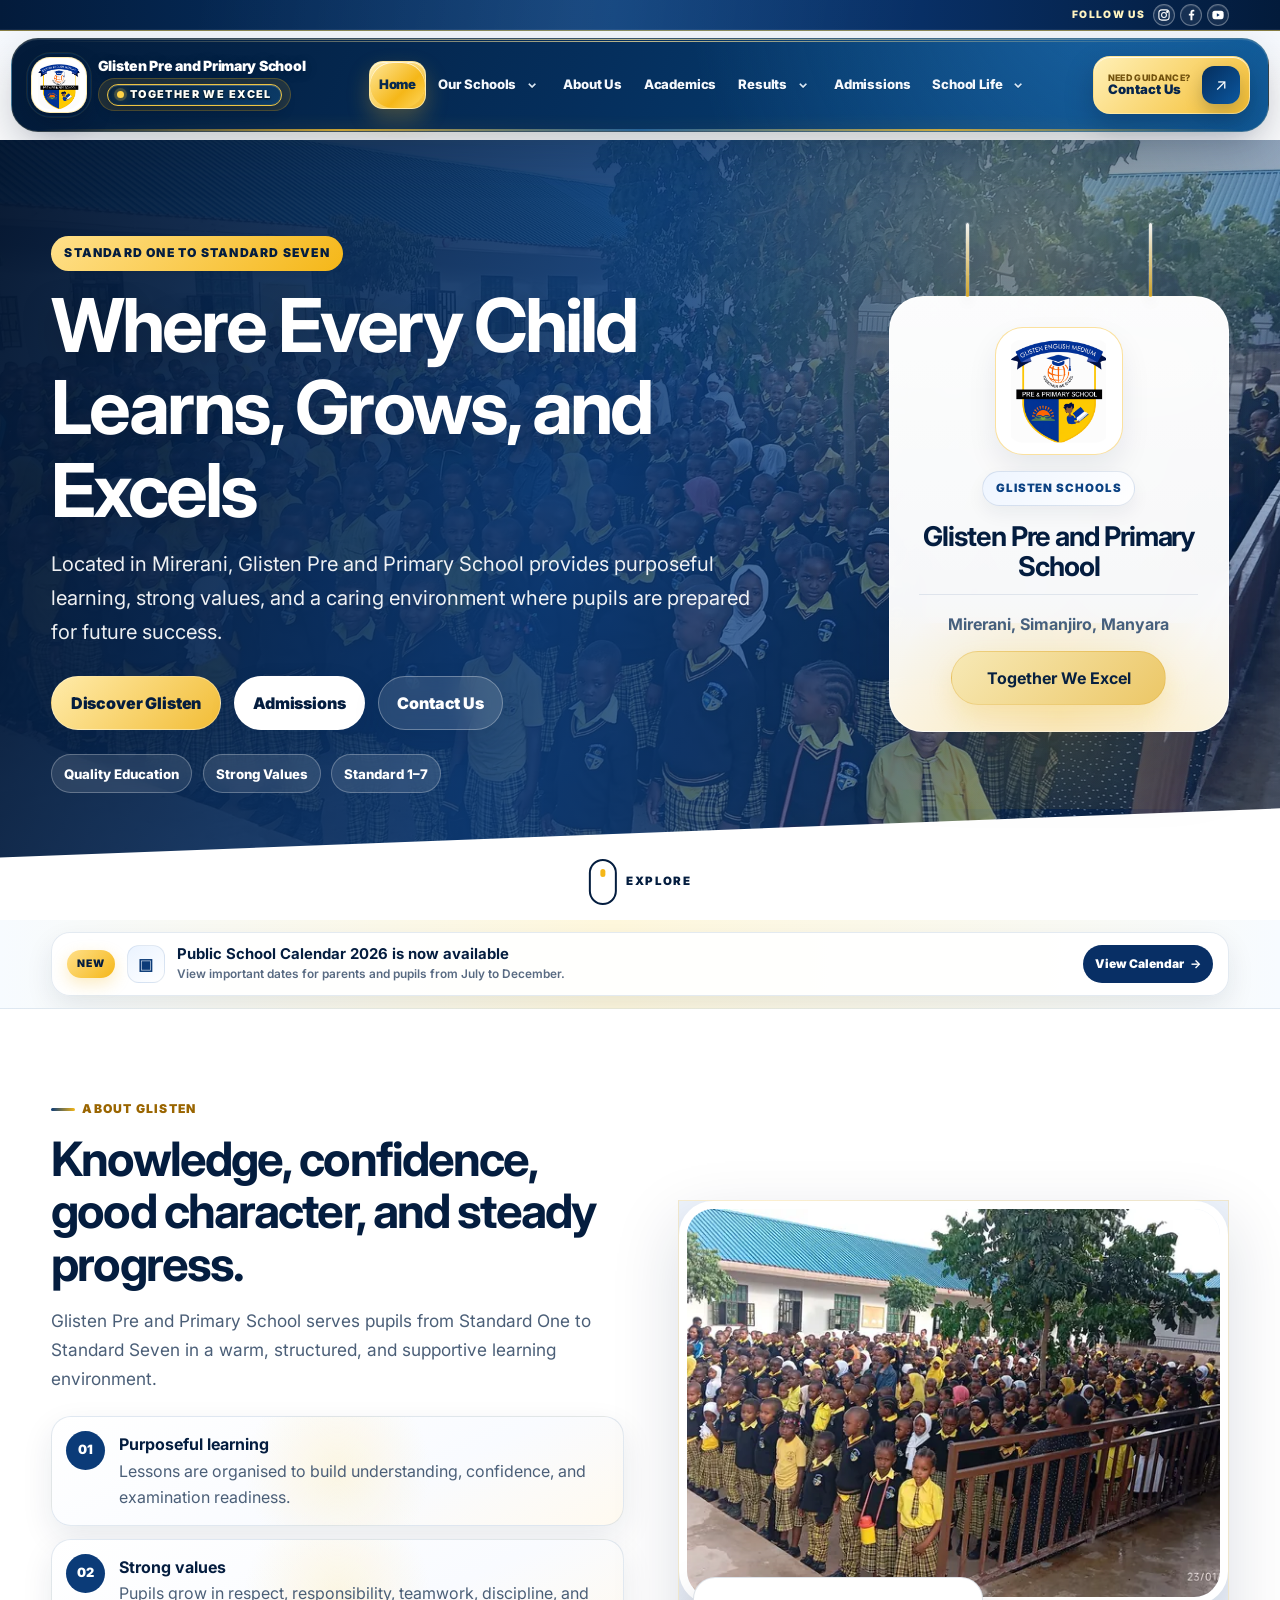
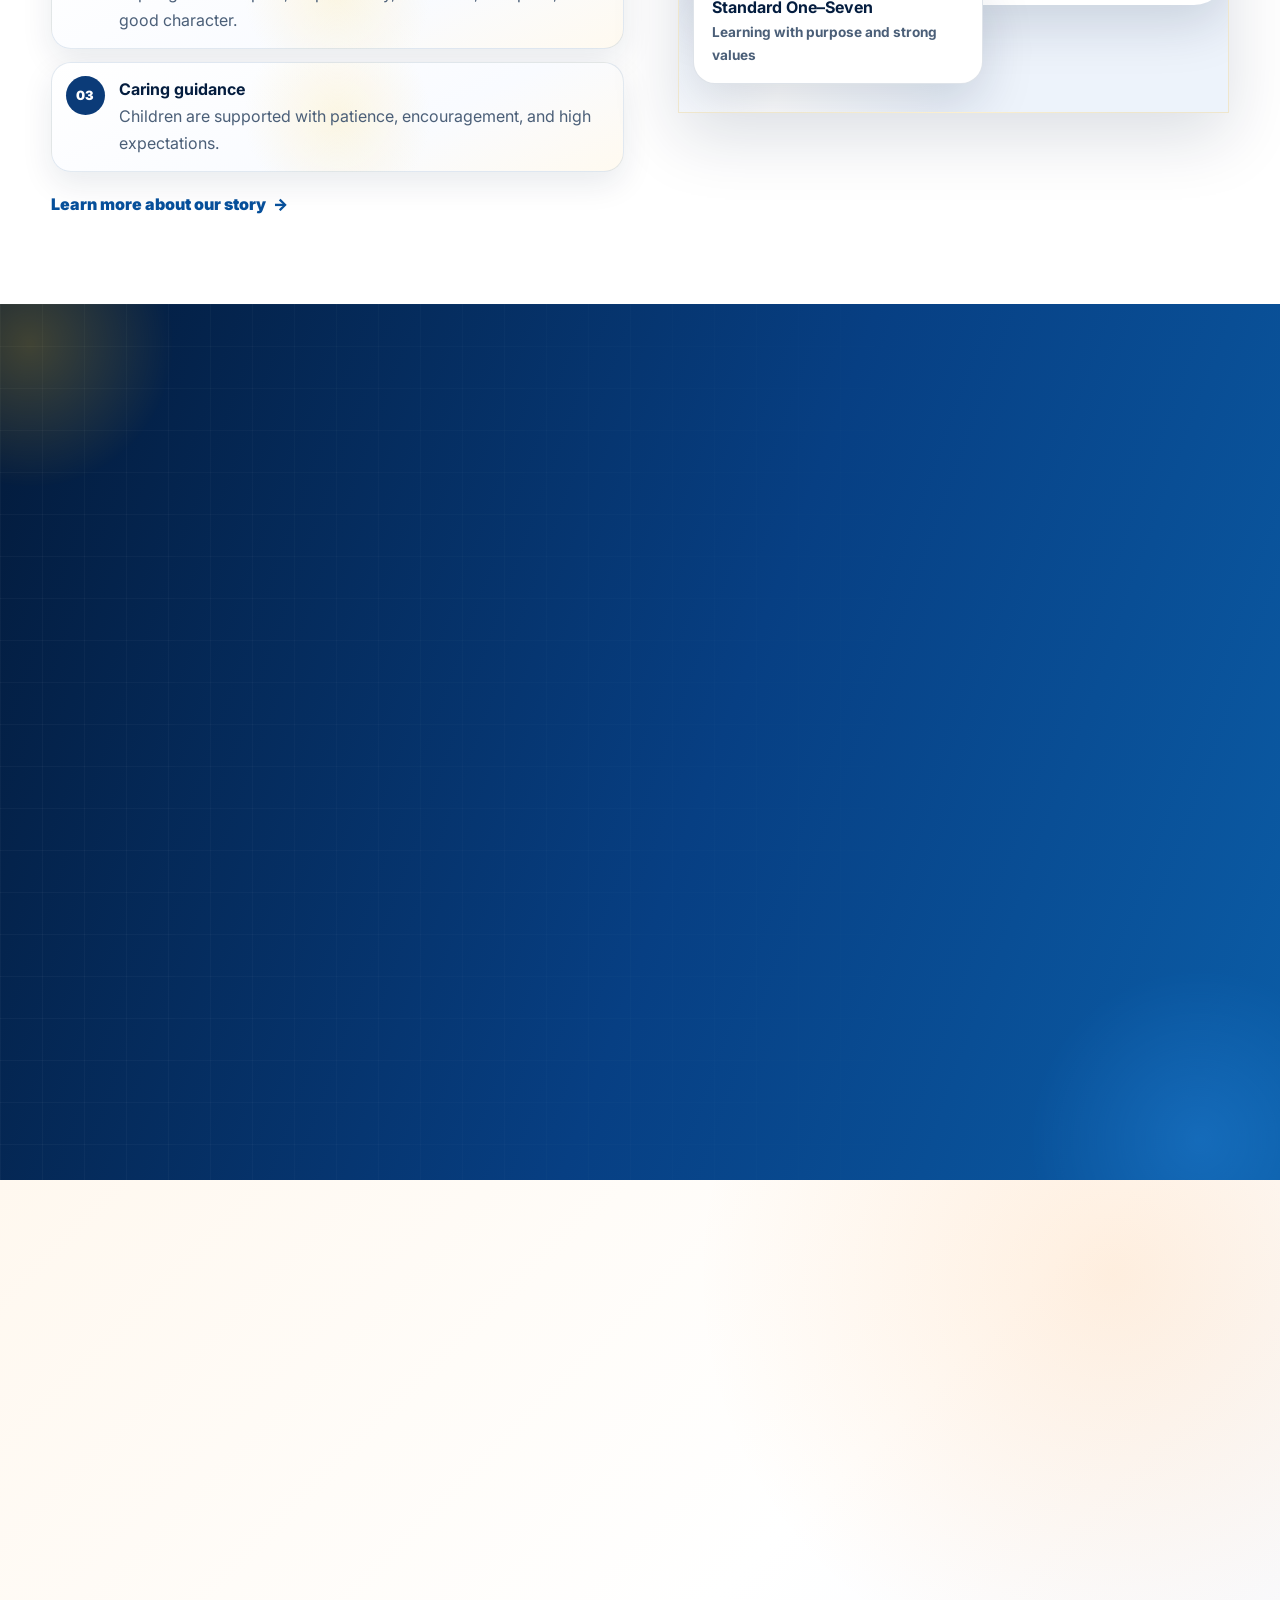
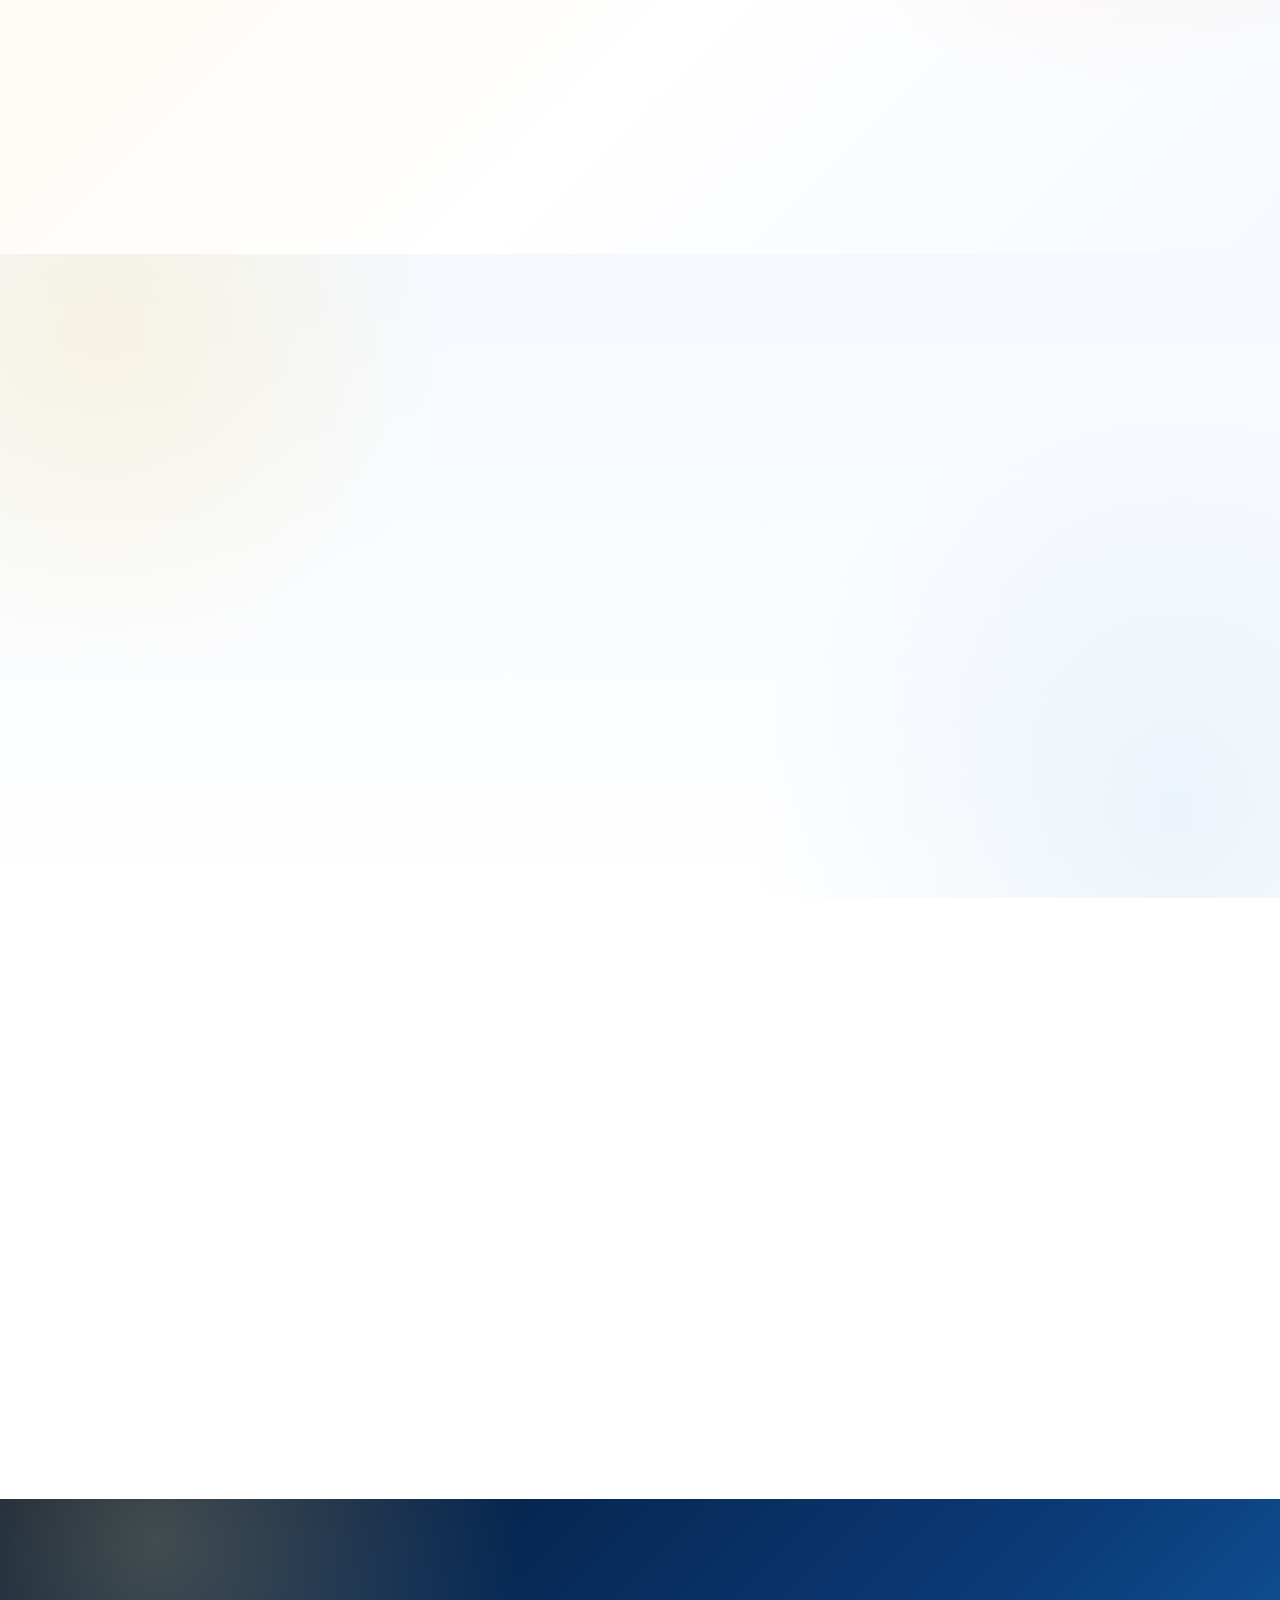
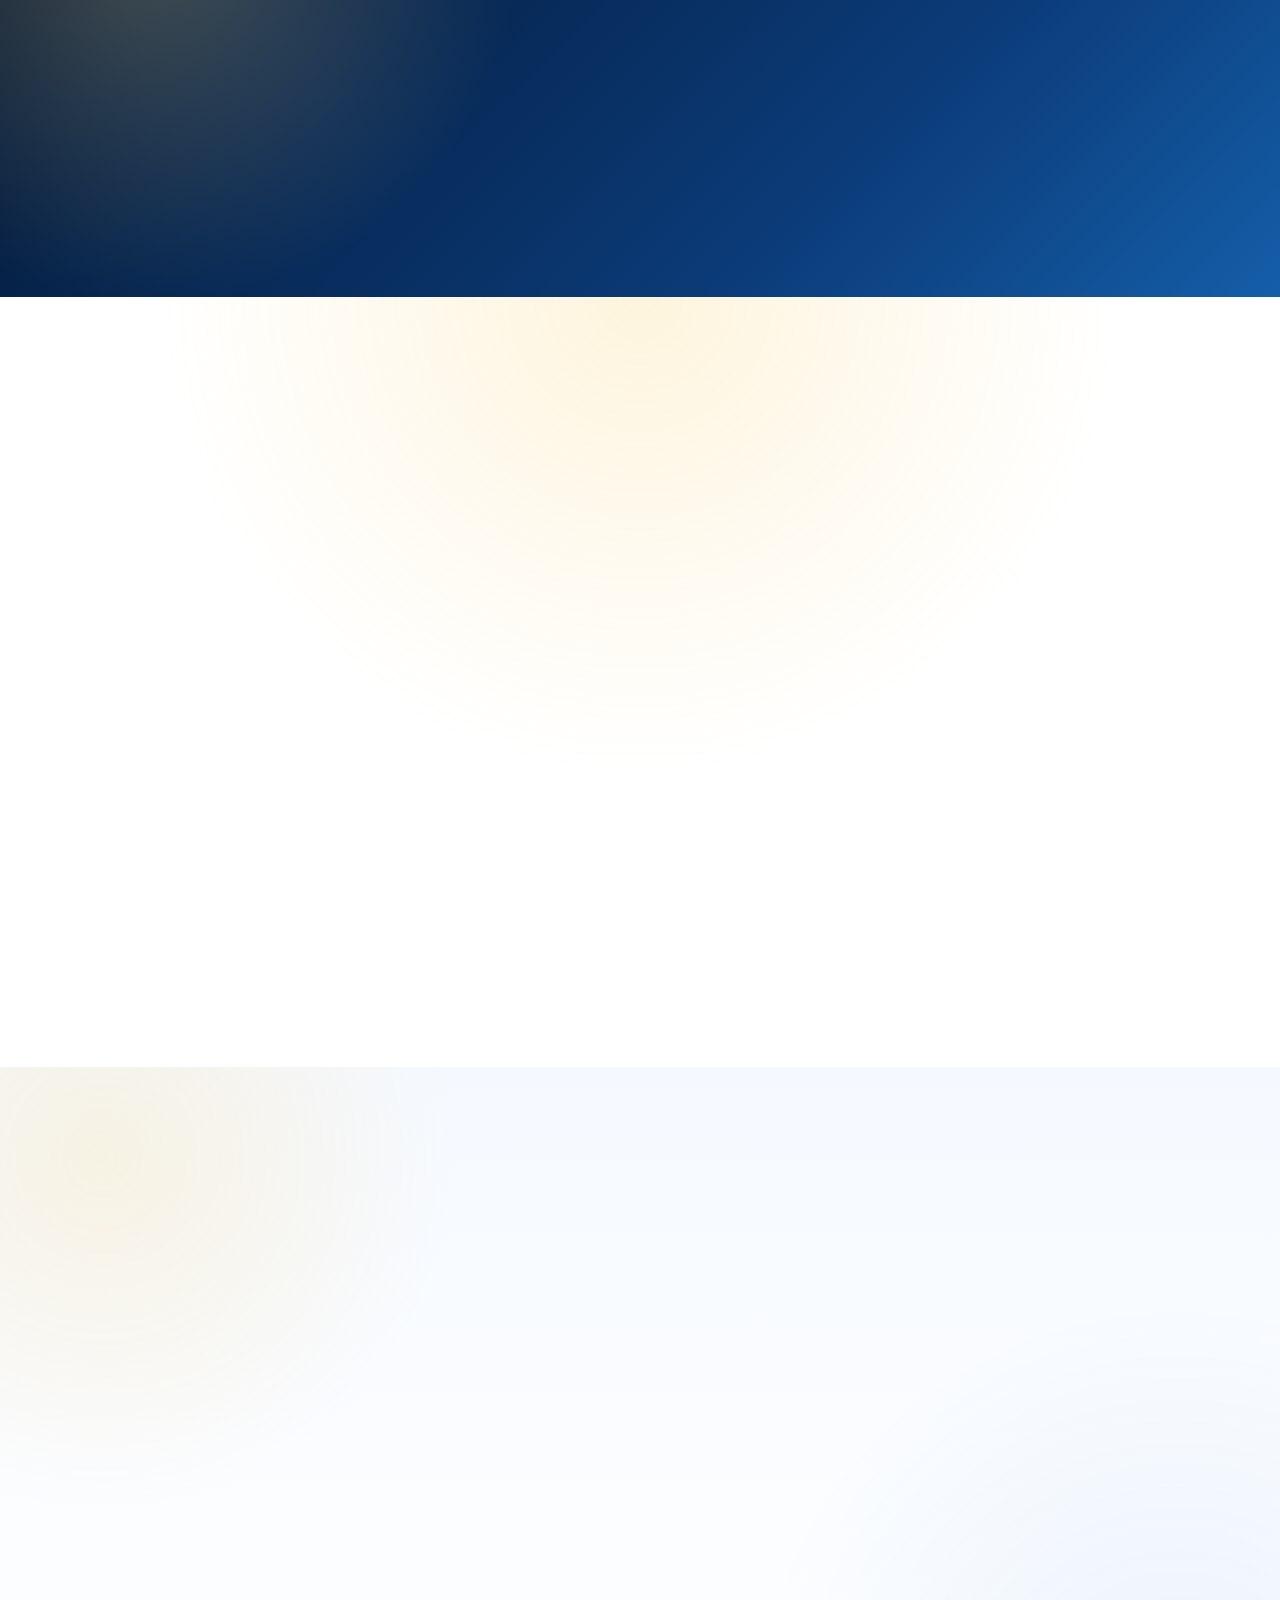
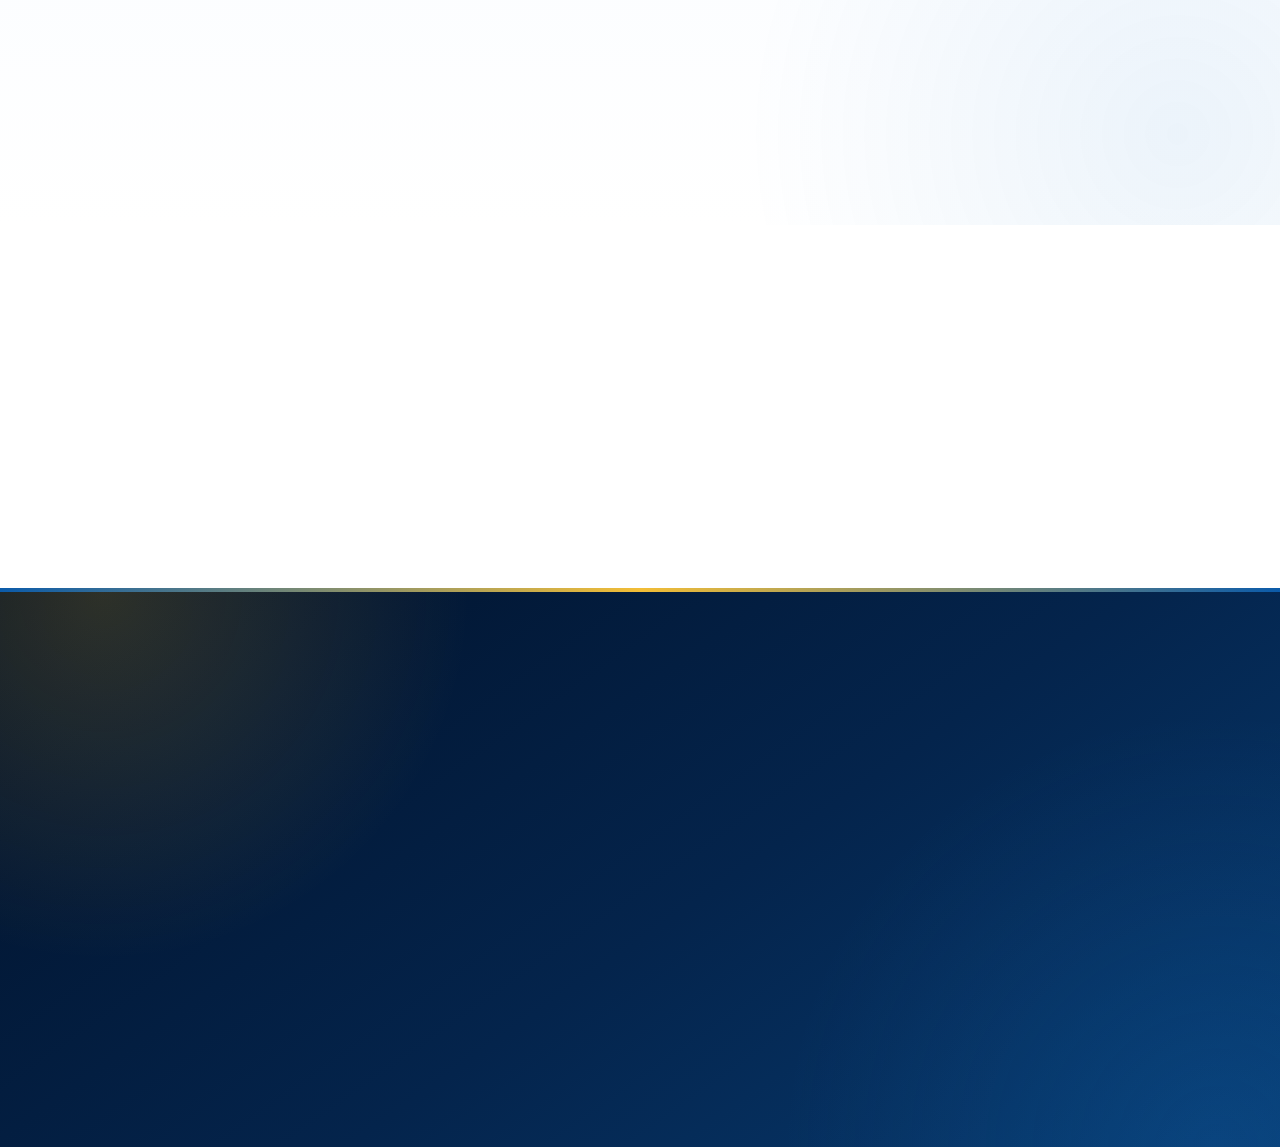
<file: index.html>
<!DOCTYPE html>

<html lang="en">
<head>
<meta charset="utf-8"/>
<meta content="width=device-width, initial-scale=1.0" name="viewport"/>
<meta content="Glisten Pre and Primary School in Mirerani, serving Standard One to Standard Seven with quality education and strong values." name="description"/>
<meta content="#082f65" name="theme-color"/>
<title>Glisten Pre and Primary School | Glisten Schools</title>
<script>document.documentElement.classList.add('js')</script>
<link href="assets/images/logo.png" rel="icon"/>
<link href="https://fonts.googleapis.com" rel="preconnect"/>
<link crossorigin="" href="https://fonts.gstatic.com" rel="preconnect"/>
<link href="https://fonts.googleapis.com/css2?family=Inter:wght@400;500;600;700;800;900&amp;display=swap" rel="stylesheet"/>
<link href="css/glisten-site.css" rel="stylesheet"/>
</head>
<body>
<a class="skip-link" href="#main-content">Skip to main content</a>
<div data-brand="main" data-site-header=""></div>
<main id="main-content">
<section aria-label="Glisten Pre and Primary School introduction" class="hero hero-main">
<div class="hero-overlay"></div>
<div class="container hero-grid">
<div class="hero-content reveal">
<span class="eyebrow">Standard One to Standard Seven</span>
<h1>Where Every Child Learns, Grows, and Excels</h1>
<p class="hero-lead">Located in Mirerani, Glisten Pre and Primary School provides purposeful learning, strong values, and a caring environment where pupils are prepared for future success.</p>
<div class="hero-actions">
<a class="btn btn-gold" href="about.html">Discover Glisten</a>
<a class="btn btn-white" href="admissions.html">Admissions</a>
<a class="btn btn-glass" href="contact.html">Contact Us</a>
</div>
<div aria-label="School highlights" class="trust-row">
<span>Quality Education</span><span>Strong Values</span><span>Standard 1–7</span>
</div>
</div>
<aside aria-label="School identity card" class="hero-identity reveal">
<div class="identity-glow"></div>
<img alt="Glisten Pre and Primary School logo" decoding="async" height="700" src="assets/images/logo.png" width="644"/>
<span class="identity-label">Glisten Schools</span>
<h2>Glisten Pre and Primary School</h2>
<p>Mirerani, Simanjiro, Manyara</p>
<strong>Together We Excel</strong>
</aside>
</div>
<div aria-hidden="true" class="hero-scroll-cue"><span></span>Explore</div>
</section>
<section class="calendar-home-alert" aria-label="New public school calendar">
<div class="container">
<a class="calendar-home-alert-inner reveal" href="calendar.html">
<span class="calendar-new-badge">New</span>
<span class="calendar-alert-icon" aria-hidden="true">▣</span>
<span class="calendar-alert-copy"><strong>Public School Calendar 2026 is now available</strong><small>View important dates for parents and pupils from July to December.</small></span>
<span class="calendar-alert-action">View Calendar <b aria-hidden="true">→</b></span>
</a>
</div>
</section>
<section class="section-pad" id="about-glisten">
<div class="container split welcome-split">
<div class="content-block reveal">
<span class="section-kicker">About Glisten</span>
<h2>Knowledge, confidence, good character, and steady progress.</h2>
<p class="lead">Glisten Pre and Primary School serves pupils from Standard One to Standard Seven in a warm, structured, and supportive learning environment.</p>
<div class="feature-list">
<div><span>01</span><p><strong>Purposeful learning</strong><br/>Lessons are organised to build understanding, confidence, and examination readiness.</p></div>
<div><span>02</span><p><strong>Strong values</strong><br/>Pupils grow in respect, responsibility, teamwork, discipline, and good character.</p></div>
<div><span>03</span><p><strong>Caring guidance</strong><br/>Children are supported with patience, encouragement, and high expectations.</p></div>
</div>
<a class="text-link" href="about.html">Learn more about our story <span>→</span></a>
</div>
<div class="image-stack reveal">
<img alt="Pupils at Glisten Pre and Primary School" class="image-main" data-full-src="assets/images/about.webp" decoding="async" height="404" loading="lazy" sizes="(max-width: 640px) 92vw, (max-width: 1000px) 46vw, 720px" src="assets/images/thumbs/about.webp" srcset="assets/images/thumbs/mobile/about.webp 420w, assets/images/thumbs/about.webp 720w" width="720"/>
<div class="floating-note"><strong>Standard One–Seven</strong><span>Learning with purpose and strong values</span></div>
</div>
</div>
</section>
<div data-featured-event=""></div>
<section class="section-pad prep-feature-home">
<div class="container prep-feature-grid">
<div class="prep-feature-visual reveal">
<img alt="Happy pupils at Glisten Preparatory" class="prep-home-photo" data-full-src="assets/images/preparatory/pupils-joyful.webp" decoding="async" height="404" loading="lazy" sizes="(max-width: 640px) 92vw, (max-width: 1000px) 46vw, 720px" src="assets/images/thumbs/preparatory/pupils-joyful.webp" srcset="assets/images/thumbs/mobile/preparatory/pupils-joyful.webp 420w, assets/images/thumbs/preparatory/pupils-joyful.webp 720w" width="720"/>
<div class="prep-logo-card"><img alt="Glisten Preparatory logo" decoding="async" height="456" src="assets/images/preparatory/logo-preparatory.png" width="554"/><span>Part of Glisten Schools</span></div>
</div>
<div class="content-block reveal">
<span class="section-kicker orange">Meet Glisten Preparatory</span>
<h2>A joyful beginning for young learners.</h2>
<p class="lead">Glisten Preparatory provides a caring early-learning environment where children learn, play, build confidence, and prepare for the next stage of school.</p>
<div aria-label="Classes available" class="class-chips">
<span>Baby Class</span><span>Middle Class</span><span>Pre-Unit</span>
</div>
<p>Glisten Preparatory and Glisten Pre and Primary School are both part of Glisten Schools, operating under the same ownership and serving children at different stages of their learning journey.</p>
<a class="btn btn-prep" href="glisten-preparatory.html">Explore Glisten Preparatory</a>
</div>
</div>
</section>
<section class="section-pad section-soft">
<div class="container">
<div class="section-head center reveal">
<span class="section-kicker">Why Choose Glisten?</span>
<h2>A balanced focus on academics, values, care, and growth.</h2>
<p class="lead">We teach, guide, care, and develop the whole child through quality education and strong values.</p>
</div>
<div class="grid grid-4 reveal-group">
<article class="premium-card"><div class="card-number">01</div><h3>Quality Education</h3><p>Purposeful learning that helps pupils build strong academic foundations.</p><span class="card-line"></span></article>
<article class="premium-card"><div class="card-number">02</div><h3>Strong Values</h3><p>Guiding pupils to grow in respect, responsibility, discipline, and confidence.</p><span class="card-line"></span></article>
<article class="premium-card"><div class="card-number">03</div><h3>Caring Environment</h3><p>Children learn best where they feel safe, supported, valued, and encouraged.</p><span class="card-line"></span></article>
<article class="premium-card"><div class="card-number">04</div><h3>All-Round Growth</h3><p>Supporting academic, social, emotional, moral, and creative development.</p><span class="card-line"></span></article>
</div>
</div>
</section>
<section class="section-pad">
<div class="container split">
<div class="image-frame reveal"><img alt="Academic learning at Glisten Pre and Primary School" data-full-src="assets/images/academics.webp" decoding="async" height="404" loading="lazy" sizes="(max-width: 640px) 92vw, (max-width: 1000px) 46vw, 720px" src="assets/images/thumbs/academics.webp" srcset="assets/images/thumbs/mobile/academics.webp 420w, assets/images/thumbs/academics.webp 720w" width="720"/></div>
<div class="content-block reveal">
<span class="section-kicker">Academics</span>
<h2>Learning designed for progress and future success.</h2>
<p class="lead">From Standard One to Standard Seven, pupils build knowledge, confidence, discipline, and good character through guided learning and steady practice.</p>
<div class="two-card-row">
<a class="mini-card" href="academics.html#lower-primary"><span class="mini-index">01</span><strong>Lower Primary</strong><span>Standard One to Standard Four</span></a>
<a class="mini-card" href="academics.html#upper-primary"><span class="mini-index">02</span><strong>Upper Primary</strong><span>Standard Five to Standard Seven</span></a>
</div>
</div>
</div>
</section>
<section class="section-pad section-blue results-band">
<div class="container results-preview reveal">
<div>
<span class="section-kicker light">Official Results</span>
<h2>Clear access to national examination results.</h2>
<p>Explore official result links for Standard Four and Standard Seven. Each official link opens in a new tab so the Glisten website remains available.</p>
</div>
<div class="action-row">
<a class="btn btn-gold" href="results-standard-four.html">Standard Four Results</a>
<a class="btn btn-white" href="results-standard-seven.html">Standard Seven Results</a>
</div>
</div>
</section>
<section class="section-pad excellence-section">
<div class="container">
<div class="section-head center reveal">
<span class="section-kicker">Celebrating Academic Excellence</span>
<h2>Results worth celebrating. Effort worth honouring.</h2>
<p class="lead">Proudly recognising outstanding Standard Seven National Examination performance in 2021 and 2025, while honouring the dedication of our pupils, teachers, parents, and school leadership.</p>
</div>
<div class="trophy-grid reveal-group">
<article class="trophy-card" id="home-trophy-2021">
<span class="year-badge">2021</span>
<a data-caption="2021 — Standard Seven National Examination Excellence. Recognised as No. 1 in the district among 41 schools." data-lightbox="trophy" href="assets/images/trophies/standard-seven-2021.webp">
<img alt="2021 Standard Seven National Examination achievement trophy" data-full-src="assets/images/trophies/standard-seven-2021.webp" decoding="async" height="650" loading="lazy" sizes="(max-width: 640px) 92vw, (max-width: 1000px) 46vw, 720px" src="assets/images/thumbs/trophies/standard-seven-2021.webp" srcset="assets/images/thumbs/mobile/trophies/standard-seven-2021.webp 420w, assets/images/thumbs/trophies/standard-seven-2021.webp 520w" width="520"/>
</a>
<div class="trophy-copy"><h3>Standard Seven National Examination Excellence — 2021</h3><p>Recognised as No. 1 in the district among a group of 41 schools.</p><a class="btn btn-blue" href="results-standard-seven.html#psle-2021">View Results</a></div>
</article>
<article class="trophy-card" id="home-trophy-2025">
<span class="year-badge">2025</span>
<a data-caption="2025 — Standard Seven National Examination Excellence. Celebrated for achieving an overall Grade A average in PSLE 2025." data-lightbox="trophy" href="assets/images/trophies/standard-seven-2025.webp">
<img alt="2025 Standard Seven National Examination achievement trophy" data-full-src="assets/images/trophies/standard-seven-2025.webp" decoding="async" height="680" loading="lazy" sizes="(max-width: 640px) 92vw, (max-width: 1000px) 46vw, 720px" src="assets/images/thumbs/trophies/standard-seven-2025.webp" srcset="assets/images/thumbs/mobile/trophies/standard-seven-2025.webp 420w, assets/images/thumbs/trophies/standard-seven-2025.webp 510w" width="510"/>
</a>
<div class="trophy-copy"><h3>Standard Seven National Examination Excellence — 2025</h3><p>Celebrated for achieving an overall Grade A average in PSLE 2025.</p><a class="btn btn-blue" href="results-standard-seven.html#psle-2025">View Results</a></div>
</article>
</div>
</div>
</section>
<section class="section-pad section-soft">
<div class="container">
<div class="section-head reveal">
<div><span class="section-kicker">Gallery Preview</span><h2>See learning, activity, and school life.</h2><p class="lead">Explore moments from both Glisten schools.</p></div>
<a class="btn btn-blue" href="gallery.html">Open Full Gallery</a>
</div>
<div class="gallery-preview reveal-group">
<a data-caption="Glisten Pre and Primary School" data-lightbox="gallery" href="assets/images/gallery/gallery-01.webp"><img alt="Glisten Pre and Primary School photo" data-full-src="assets/images/gallery/gallery-01.webp" decoding="async" height="404" loading="lazy" sizes="(max-width: 640px) 92vw, (max-width: 1000px) 46vw, 720px" src="assets/images/thumbs/gallery/gallery-01.webp" srcset="assets/images/thumbs/mobile/gallery/gallery-01.webp 420w, assets/images/thumbs/gallery/gallery-01.webp 720w" width="720"/></a>
<a data-caption="Joyful pupils at Glisten Preparatory" data-lightbox="gallery" href="assets/images/preparatory/pupils-joyful.webp"><img alt="Joyful pupils at Glisten Preparatory" data-full-src="assets/images/preparatory/pupils-joyful.webp" decoding="async" height="404" loading="lazy" sizes="(max-width: 640px) 92vw, (max-width: 1000px) 46vw, 720px" src="assets/images/thumbs/preparatory/pupils-joyful.webp" srcset="assets/images/thumbs/mobile/preparatory/pupils-joyful.webp 420w, assets/images/thumbs/preparatory/pupils-joyful.webp 720w" width="720"/></a>
<a data-caption="School life at Glisten" data-lightbox="gallery" href="assets/images/gallery/gallery-03.webp"><img alt="School life at Glisten" data-full-src="assets/images/gallery/gallery-03.webp" decoding="async" height="404" loading="lazy" sizes="(max-width: 640px) 92vw, (max-width: 1000px) 46vw, 720px" src="assets/images/thumbs/gallery/gallery-03.webp" srcset="assets/images/thumbs/mobile/gallery/gallery-03.webp 420w, assets/images/thumbs/gallery/gallery-03.webp 720w" width="720"/></a>
</div>
</div>
</section>
<section class="section-pad compact">
<div class="container"><div class="cta-panel reveal"><div><span class="mini-label">Your next step</span><h2>Discover the right Glisten school for your child.</h2><p>Visit our Admissions page, call the school, or speak with us on WhatsApp.</p></div><div class="action-row"><a class="btn btn-gold" href="admissions.html">Admissions</a><a class="btn btn-white" href="contact.html">Contact Glisten Schools</a></div></div></div>
</section>
</main>
<div data-site-footer=""></div>
<a aria-label="Back to top" class="back-to-top" href="#top">↑</a>
<script src="js/site-content.js"></script>
<script src="js/components.js"></script>
<script src="js/main.js"></script>
</body>
</html>
</file>
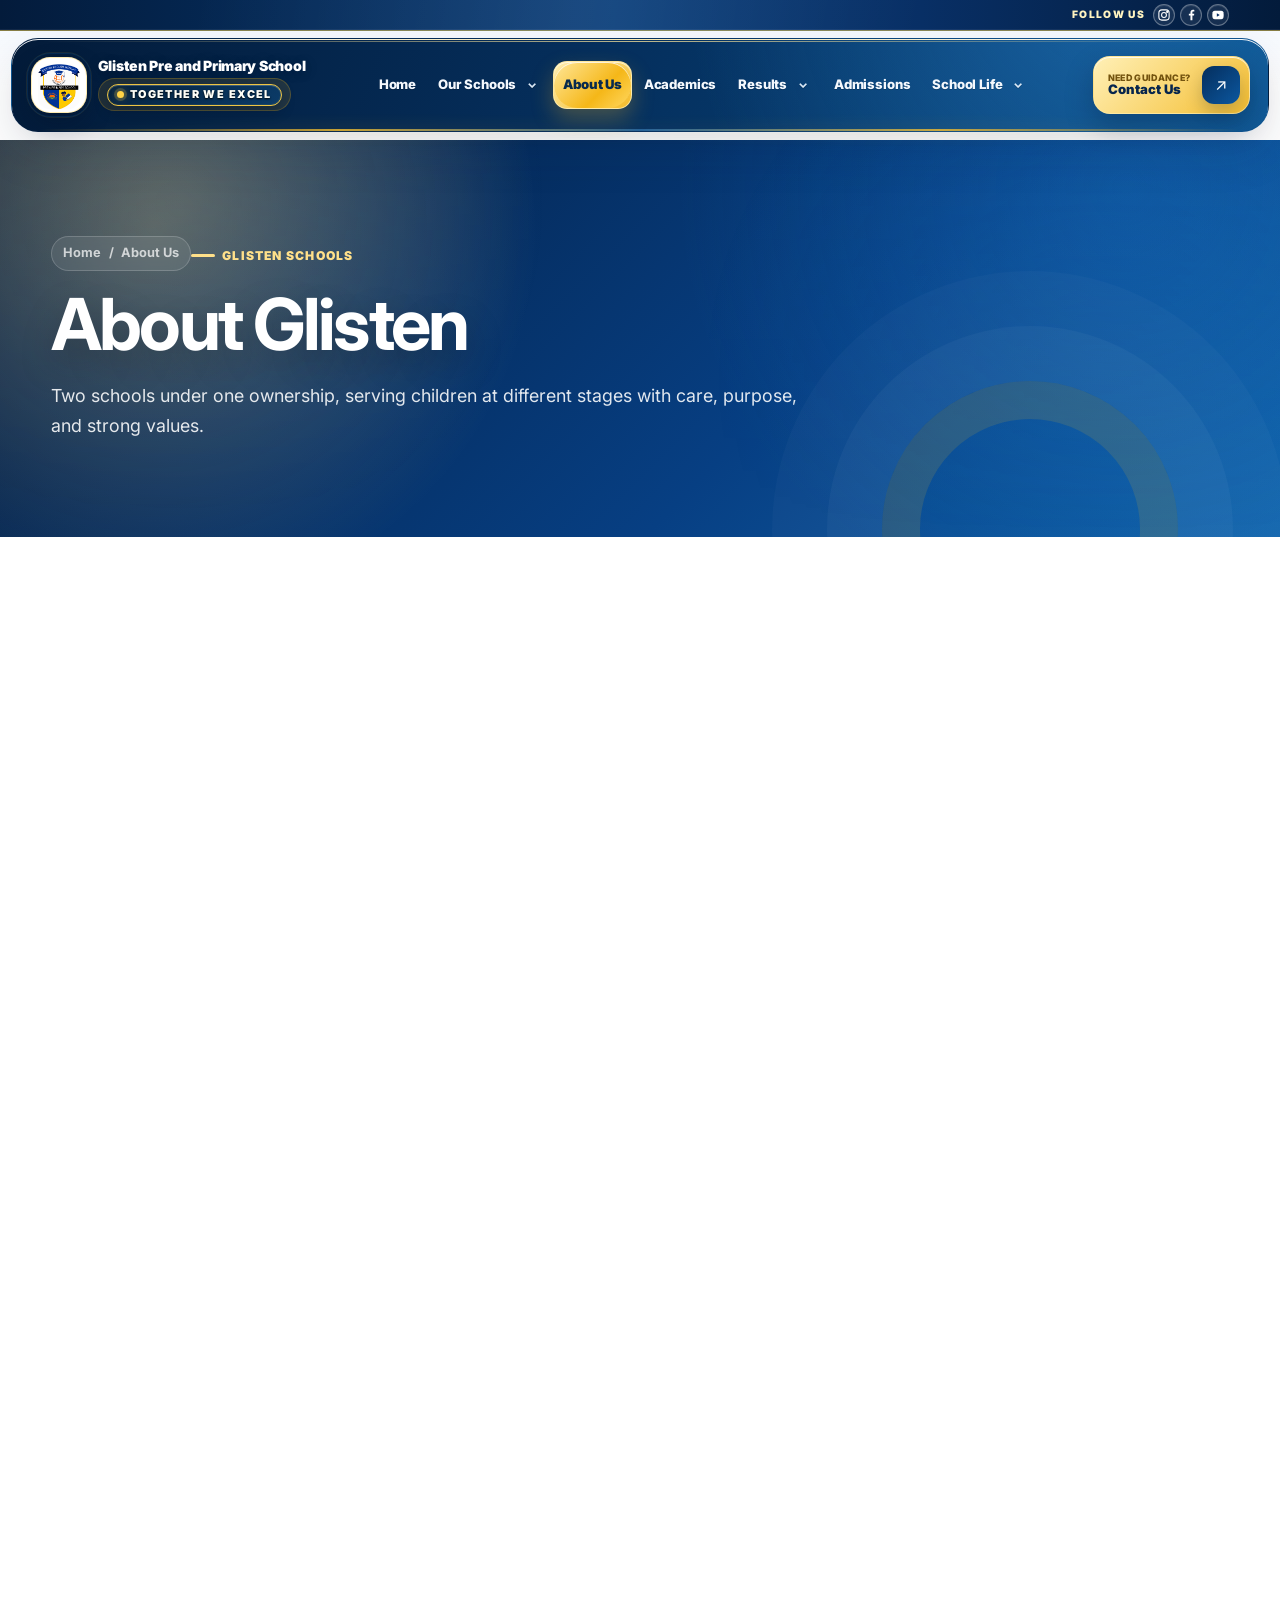
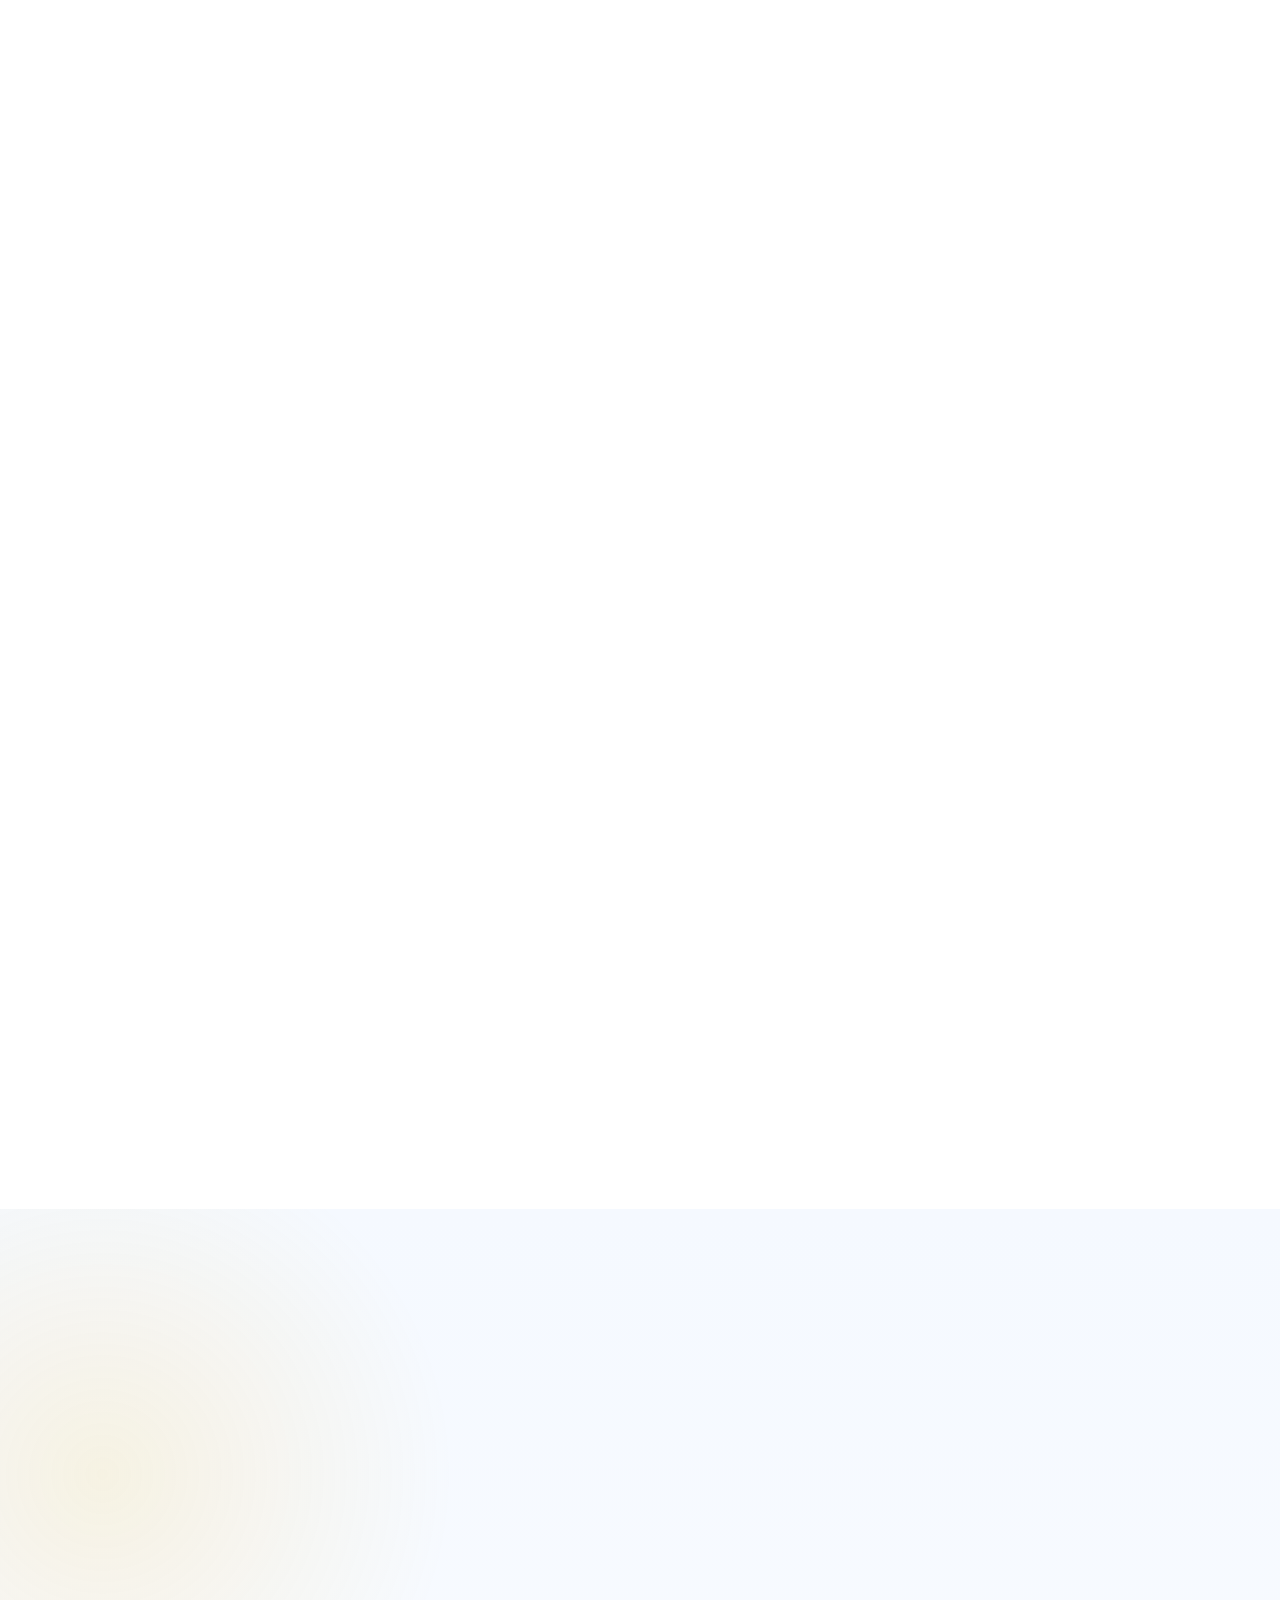
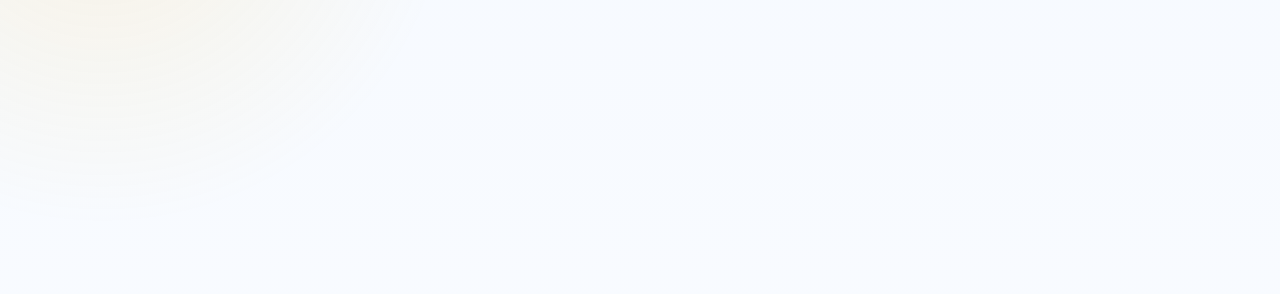
<file: about.html>
<!DOCTYPE html>

<html lang="en">
<head>
<meta charset="utf-8"/>
<meta content="width=device-width, initial-scale=1.0" name="viewport"/>
<meta content="Learn about Glisten Preparatory and Glisten Pre and Primary School in Mirerani." name="description"/>
<meta content="#082f65" name="theme-color"/>
<title>About Glisten Schools</title>
<script>document.documentElement.classList.add('js')</script>
<link href="assets/images/logo.png" rel="icon"/>
<link href="https://fonts.googleapis.com" rel="preconnect"/>
<link crossorigin="" href="https://fonts.gstatic.com" rel="preconnect"/>
<link href="https://fonts.googleapis.com/css2?family=Inter:wght@400;500;600;700;800;900&amp;display=swap" rel="stylesheet"/>
<link href="css/glisten-site.css" rel="stylesheet"/>
</head>
<body>
<a class="skip-link" href="#main-content">Skip to main content</a>
<div data-brand="main" data-site-header=""></div>
<section class="page-hero"><div class="container page-hero-inner"><div class="breadcrumb"><a href="index.html">Home</a><span>/</span>About Us</div><span class="section-kicker light">Glisten Schools</span><h1>About Glisten</h1><p>Two schools under one ownership, serving children at different stages with care, purpose, and strong values.</p></div></section>
<main id="main-content">
<section class="section-pad"><div class="container split"><div class="content-block reveal"><span class="section-kicker">Our Story</span><h2>A learning community built around growth, care, and excellence.</h2><p class="lead">Glisten Schools brings together Glisten Preparatory and Glisten Pre and Primary School in Mirerani. Both schools share the motto <strong>Together We Excel</strong> and a commitment to purposeful learning, strong character, confidence, and responsible growth.</p><p>Glisten Preparatory nurtures early learners in Baby Class, Middle Class, and Pre-Unit. Glisten Pre and Primary School serves pupils from Standard One to Standard Seven. The two schools operate under the same ownership and are located approximately 2 km apart.</p><p>We believe education should prepare children not only for examinations, but also for respectful, responsible, confident, and caring participation in society.</p></div><div class="image-stack reveal"><img alt="Glisten pupils and school environment" class="image-main" data-full-src="assets/images/about.webp" decoding="async" height="404" loading="lazy" sizes="(max-width: 640px) 92vw, (max-width: 1000px) 46vw, 720px" src="assets/images/thumbs/about.webp" srcset="assets/images/thumbs/mobile/about.webp 420w, assets/images/thumbs/about.webp 720w" width="720"/><div class="floating-note"><strong>One shared vision</strong><span>Learning, values, care, and excellence</span></div></div></div></section>
<section class="section-pad section-soft"><div class="container"><div class="section-head center reveal"><span class="section-kicker">Our Schools</span><h2>Supporting children from their first school experience to Standard Seven.</h2></div><div class="school-pair-grid reveal-group"><a class="school-profile-card" href="glisten-preparatory.html"><div class="school-logo-box prep"><img alt="Glisten Preparatory logo" decoding="async" height="456" src="assets/images/preparatory/logo-preparatory.png" width="554"/></div><span class="school-tag">Early learning</span><h3>Glisten Preparatory</h3><p>Baby Class, Middle Class, and Pre-Unit in a caring, joyful, and play-supported environment.</p><span class="card-link">Explore Preparatory →</span></a><a class="school-profile-card" href="index.html"><div class="school-logo-box"><img alt="Glisten Pre and Primary School logo" decoding="async" height="700" src="assets/images/logo.png" width="644"/></div><span class="school-tag">Primary education</span><h3>Glisten Pre and Primary School</h3><p>Standard One to Standard Seven, with purposeful learning, strong values, discipline, and examination preparation.</p><span class="card-link">Visit Main School →</span></a></div></div></section>
<section class="section-pad"><div class="container"><div class="section-head center reveal"><span class="section-kicker">What Guides Us</span><h2>Quality education with strong values.</h2><p class="lead">We create learning environments where children feel supported, challenged, valued, and prepared to move forward.</p></div><div class="grid grid-3 reveal-group"><article class="premium-card tall"><div class="card-number">M</div><h3>Our Mission</h3><p>To provide quality education that nurtures disciplined, confident, and responsible learners while supporting every child’s academic, social, emotional, and moral growth.</p></article><article class="premium-card tall"><div class="card-number">V</div><h3>Our Vision</h3><p>To be trusted schools known for excellence, discipline, and care—helping every child learn, grow, and excel.</p></article><article class="premium-card tall"><div class="card-number">T</div><h3>Our Motto</h3><p><strong>Together We Excel.</strong> Meaningful growth happens through cooperation, care, shared effort, and consistent guidance.</p></article></div></div></section>
<section class="section-pad compact"><div class="container"><div class="cta-panel reveal"><div><span class="mini-label">Visit Glisten Schools</span><h2>See the learning environment for yourself.</h2><p>Contact us for directions, admission guidance, and school information.</p></div><div class="action-row"><a class="btn btn-gold" href="admissions.html">Admissions</a><a class="btn btn-white" href="contact.html">Contact Us</a></div></div></div></section>
</main>
<div data-site-footer=""></div>
<a aria-label="Back to top" class="back-to-top" href="#top">↑</a>
<script src="js/site-content.js"></script>
<script src="js/components.js"></script>
<script src="js/main.js"></script>
</body>
</html>
</file>
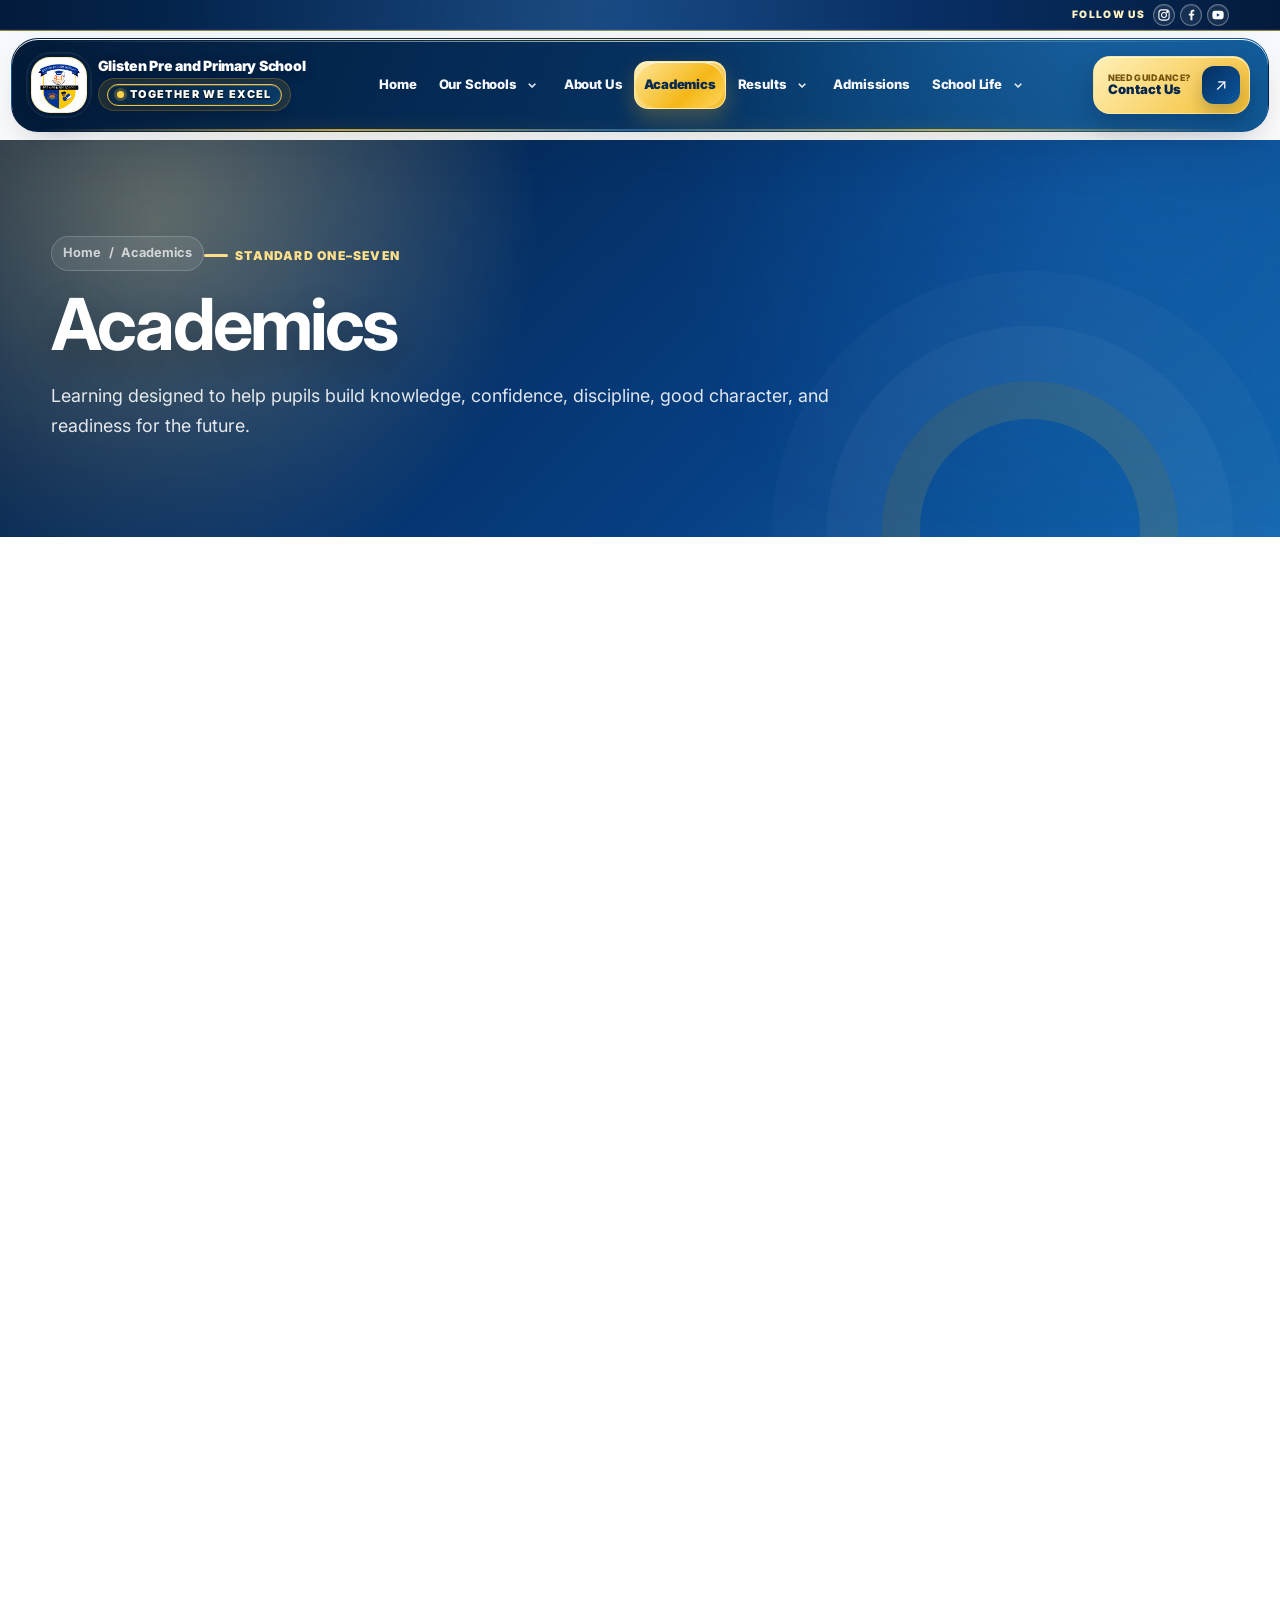
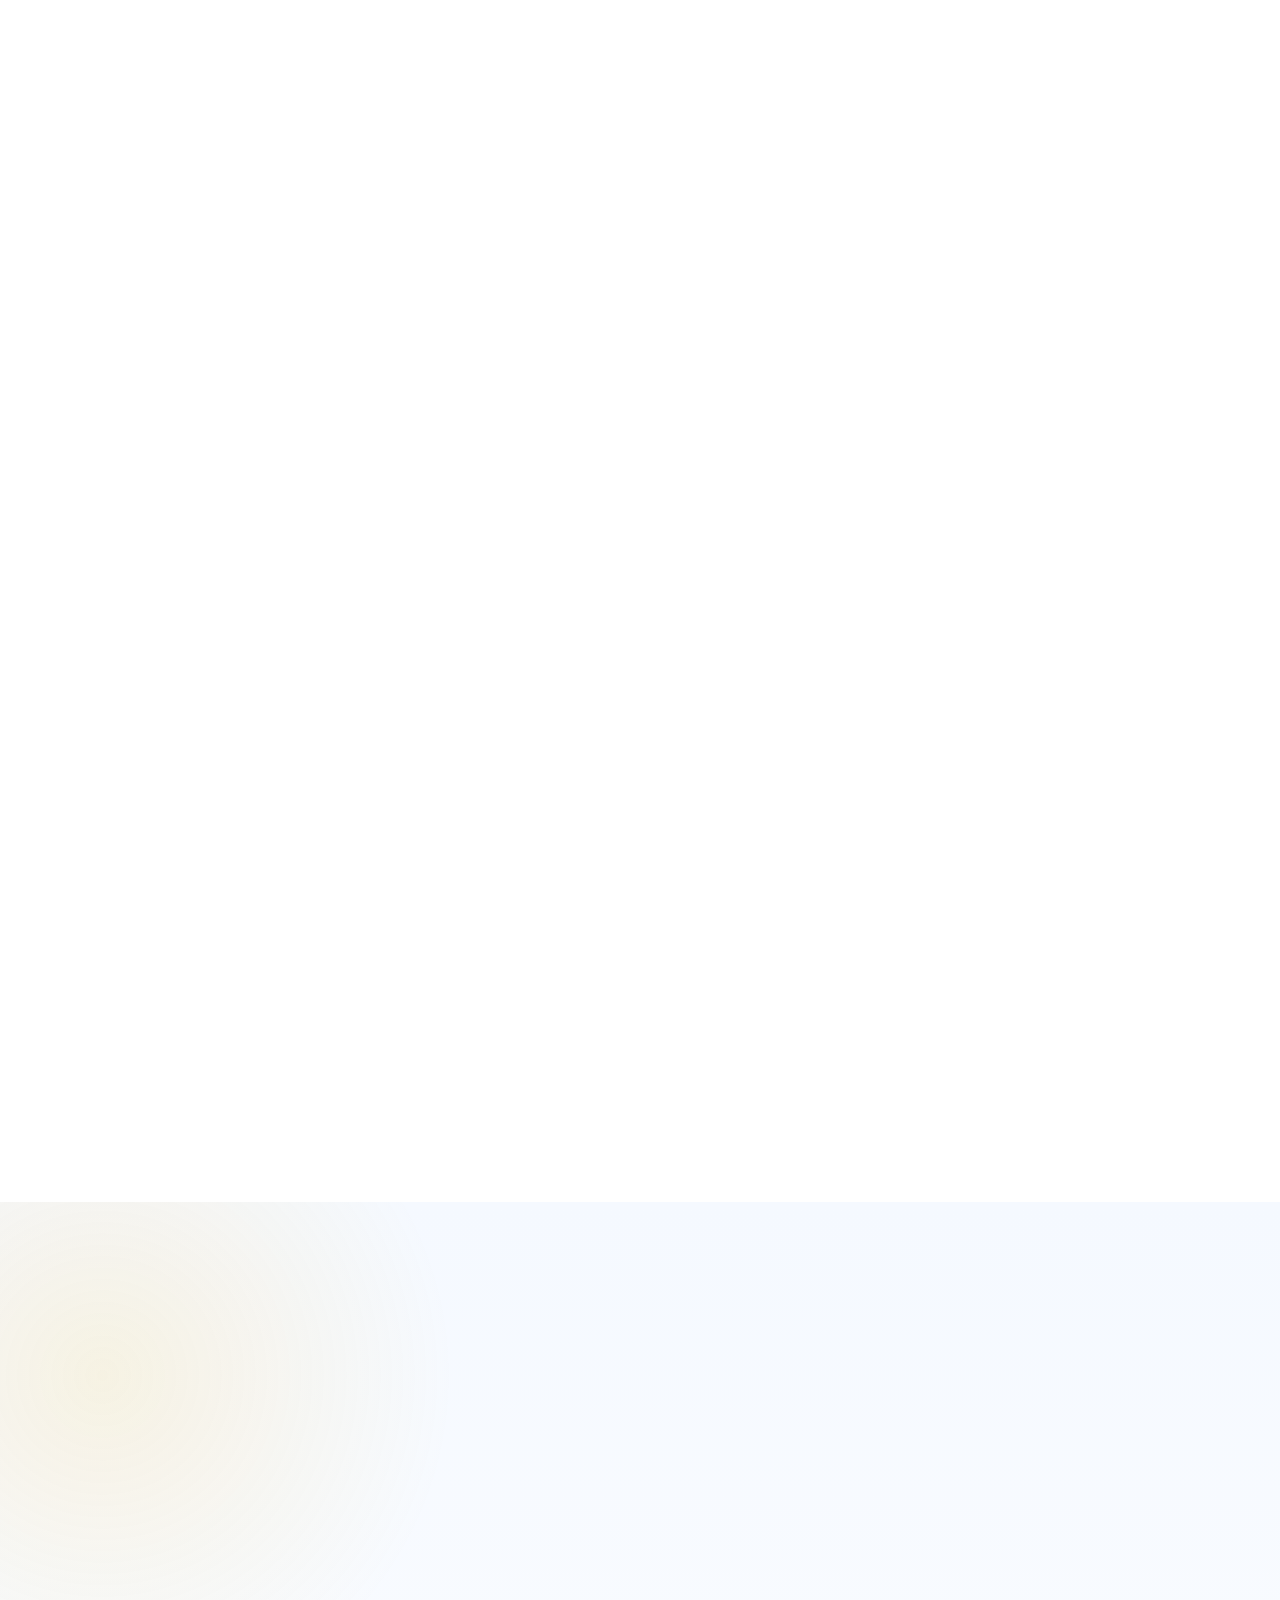
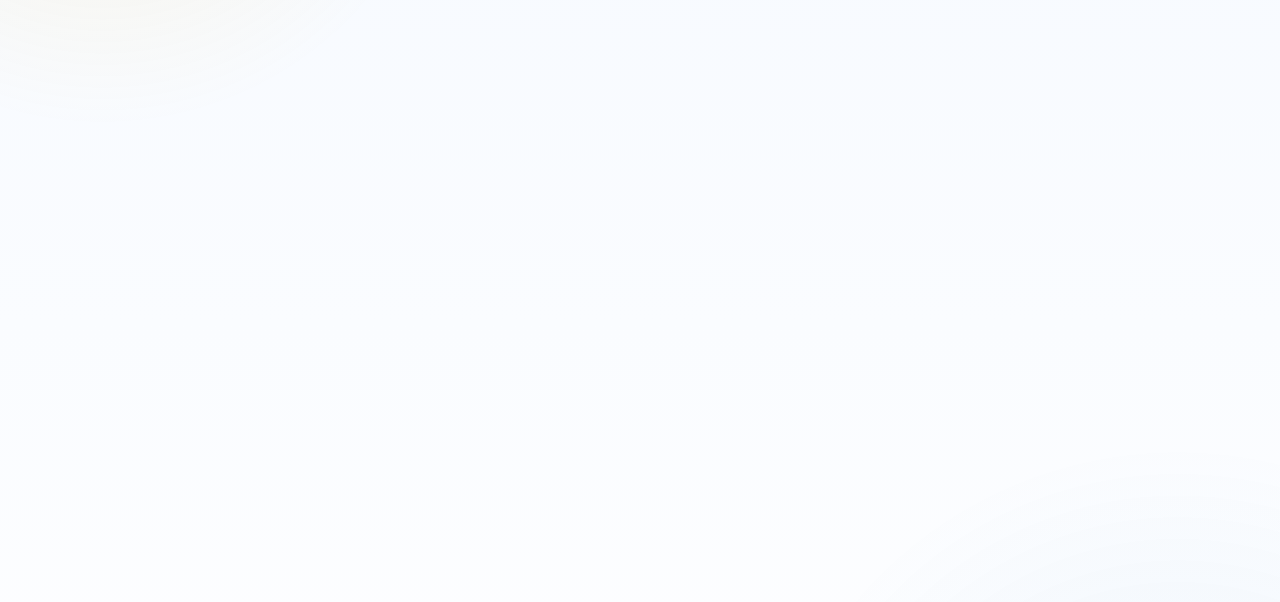
<file: academics.html>
<!DOCTYPE html>

<html lang="en">
<head>
<meta charset="utf-8"/>
<meta content="width=device-width, initial-scale=1.0" name="viewport"/>
<meta content="Academics at Glisten Pre and Primary School, serving Standard One to Standard Seven." name="description"/>
<meta content="#082f65" name="theme-color"/>
<title>Academics | Glisten Pre and Primary School</title>
<script>document.documentElement.classList.add('js')</script>
<link href="assets/images/logo.png" rel="icon"/>
<link href="https://fonts.googleapis.com" rel="preconnect"/>
<link crossorigin="" href="https://fonts.gstatic.com" rel="preconnect"/>
<link href="https://fonts.googleapis.com/css2?family=Inter:wght@400;500;600;700;800;900&amp;display=swap" rel="stylesheet"/>
<link href="css/glisten-site.css" rel="stylesheet"/>
</head>
<body>
<a class="skip-link" href="#main-content">Skip to main content</a>
<div data-brand="main" data-site-header=""></div>
<section class="page-hero"><div class="container page-hero-inner"><div class="breadcrumb"><a href="index.html">Home</a><span>/</span>Academics</div><span class="section-kicker light">Standard One–Seven</span><h1>Academics</h1><p>Learning designed to help pupils build knowledge, confidence, discipline, good character, and readiness for the future.</p></div></section>
<main id="main-content">
<section class="section-pad"><div class="container split"><div class="image-frame reveal"><img alt="Pupils learning at Glisten Pre and Primary School" data-full-src="assets/images/academics.webp" decoding="async" height="404" loading="lazy" sizes="(max-width: 640px) 92vw, (max-width: 1000px) 46vw, 720px" src="assets/images/thumbs/academics.webp" srcset="assets/images/thumbs/mobile/academics.webp 420w, assets/images/thumbs/academics.webp 720w" width="720"/></div><div class="content-block reveal"><span class="section-kicker">Our Academic Approach</span><h2>Strong learning, steady progress, and good character.</h2><p class="lead">Glisten Pre and Primary School serves Standard One to Standard Seven. Pupils are guided step by step to understand concepts, practise consistently, build confidence, and prepare responsibly for assessments and future learning.</p><div class="feature-list compact-list"><div><span>01</span><p><strong>Academic growth</strong><br/>Guided learning and regular practice support steady pupil progress.</p></div><div><span>02</span><p><strong>Character growth</strong><br/>Learning is supported by discipline, responsibility, respect, and care.</p></div><div><span>03</span><p><strong>Future preparation</strong><br/>Pupils build confidence, strong habits, and examination readiness.</p></div></div></div></div></section>
<section class="section-pad section-soft"><div class="container"><div class="section-head center reveal"><span class="section-kicker">Learning Stages</span><h2>Supporting learners step by step.</h2></div><div class="learning-stage-grid reveal-group"><article class="stage-card" id="lower-primary"><span class="stage-number">01</span><div><span class="school-tag">Standard One–Four</span><h3>Lower Primary</h3><p>A strong foundation in literacy, numeracy, communication, curiosity, study habits, and confidence. Standard Four pupils are prepared carefully for SFNA.</p></div></article><article class="stage-card" id="upper-primary"><span class="stage-number">02</span><div><span class="school-tag">Standard Five–Seven</span><h3>Upper Primary</h3><p>Deeper subject understanding, disciplined practice, responsibility, leadership, and focused preparation for Standard Seven PSLE.</p></div></article></div></div></section>
<section class="section-pad"><div class="container"><div class="section-head center reveal"><span class="section-kicker">Beyond the Lesson</span><h2>Developing the whole pupil.</h2><p class="lead">Academic success grows stronger when pupils also develop confidence, responsibility, cooperation, and creativity.</p></div><div class="grid grid-4 reveal-group"><article class="premium-card"><div class="card-number">01</div><h3>Understanding</h3><p>Clear explanation and guided practice help pupils build meaningful knowledge.</p></article><article class="premium-card"><div class="card-number">02</div><h3>Discipline</h3><p>Consistent routines and responsibility support learning and good behaviour.</p></article><article class="premium-card"><div class="card-number">03</div><h3>Confidence</h3><p>Pupils are encouraged to participate, ask questions, and believe in progress.</p></article><article class="premium-card"><div class="card-number">04</div><h3>Preparation</h3><p>Assessment, feedback, and practice help pupils prepare for the next stage.</p></article></div></div></section>
<section class="section-pad section-blue"><div class="container results-preview reveal"><div><span class="section-kicker light">National Assessments</span><h2>Progress parents can access clearly.</h2><p>Open official Standard Four and Standard Seven result links by year.</p></div><div class="action-row"><a class="btn btn-gold" href="results-standard-four.html">Standard Four Results</a><a class="btn btn-white" href="results-standard-seven.html">Standard Seven Results</a></div></div></section>
<section class="section-pad compact"><div class="container"><div class="cta-panel reveal"><div><span class="mini-label">Learn more</span><h2>Talk with the school office.</h2><p>Contact us for admission guidance, academic information, or a school visit.</p></div><div class="action-row"><a class="btn btn-gold" href="admissions.html">Admissions</a><a class="btn btn-white" href="contact.html">Contact Us</a></div></div></div></section>
</main>
<div data-site-footer=""></div>
<a aria-label="Back to top" class="back-to-top" href="#top">↑</a>
<script src="js/site-content.js"></script>
<script src="js/components.js"></script>
<script src="js/main.js"></script>
</body>
</html>
</file>
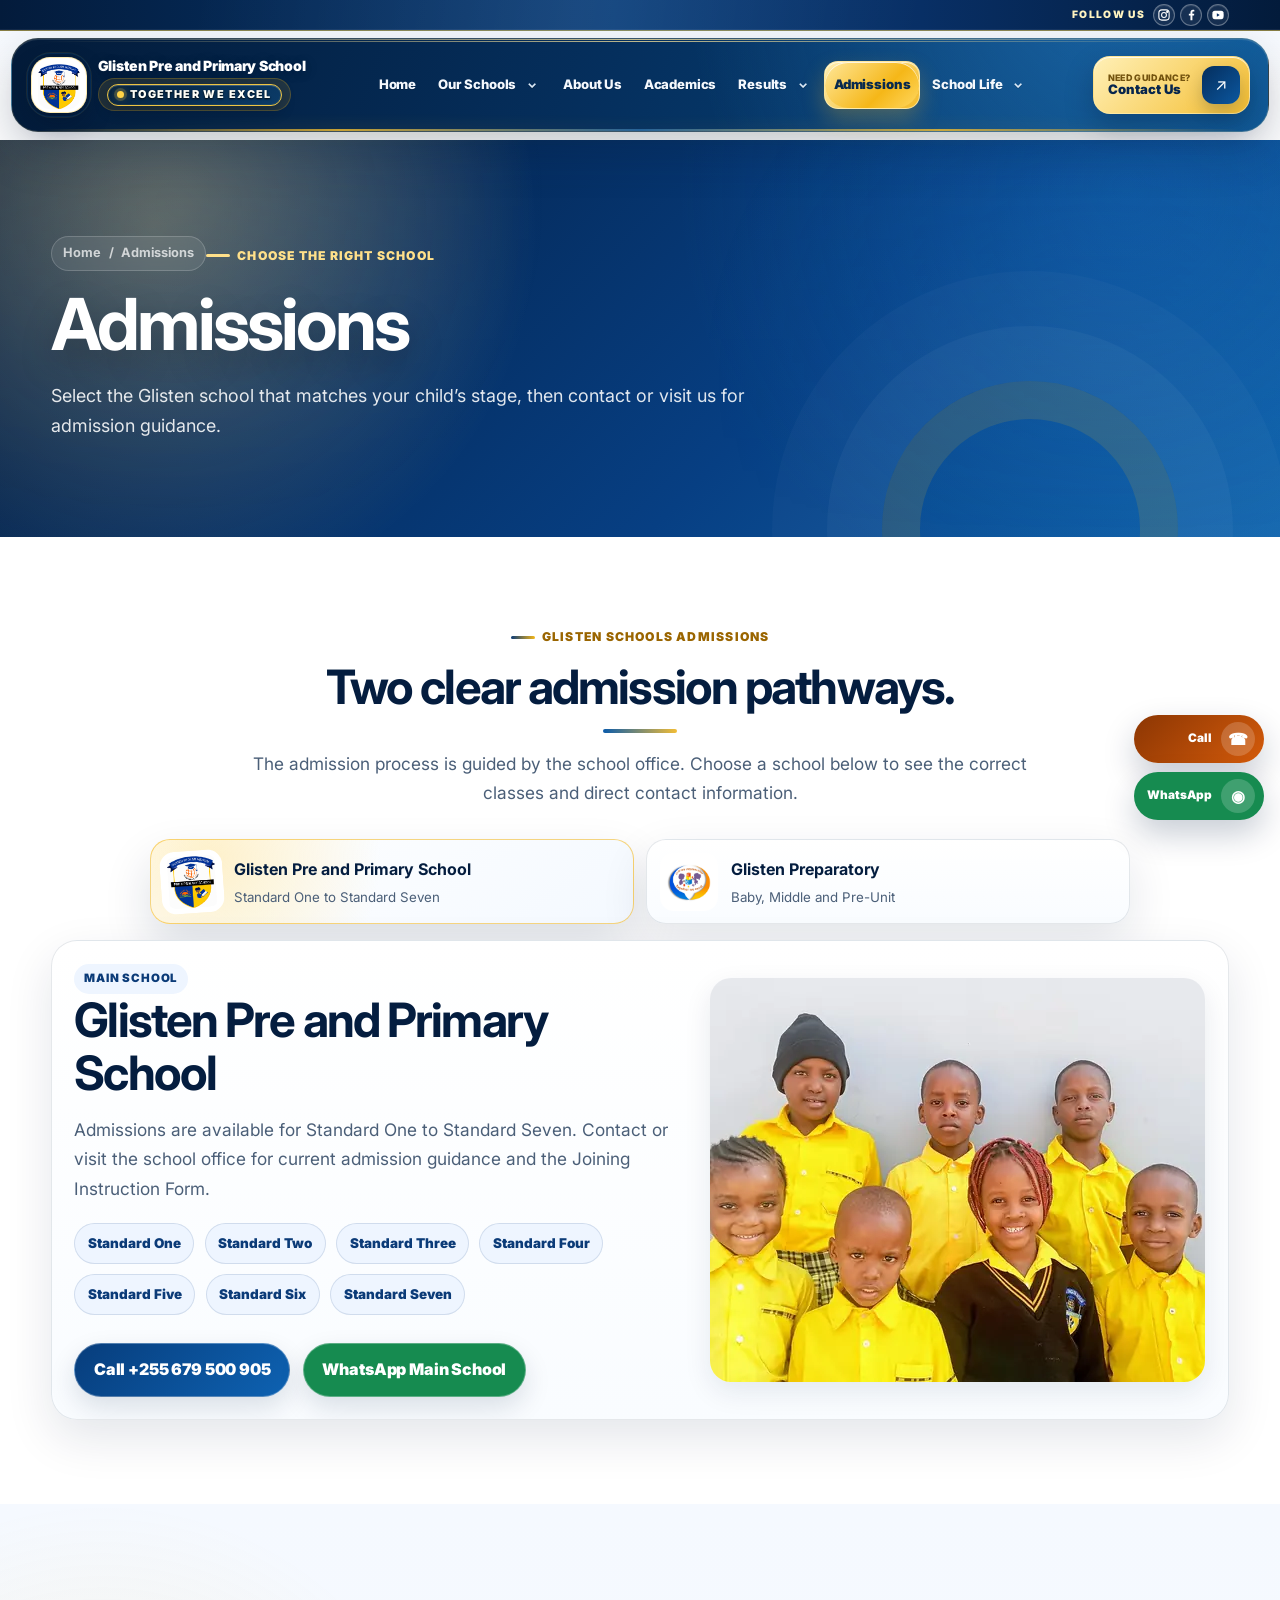
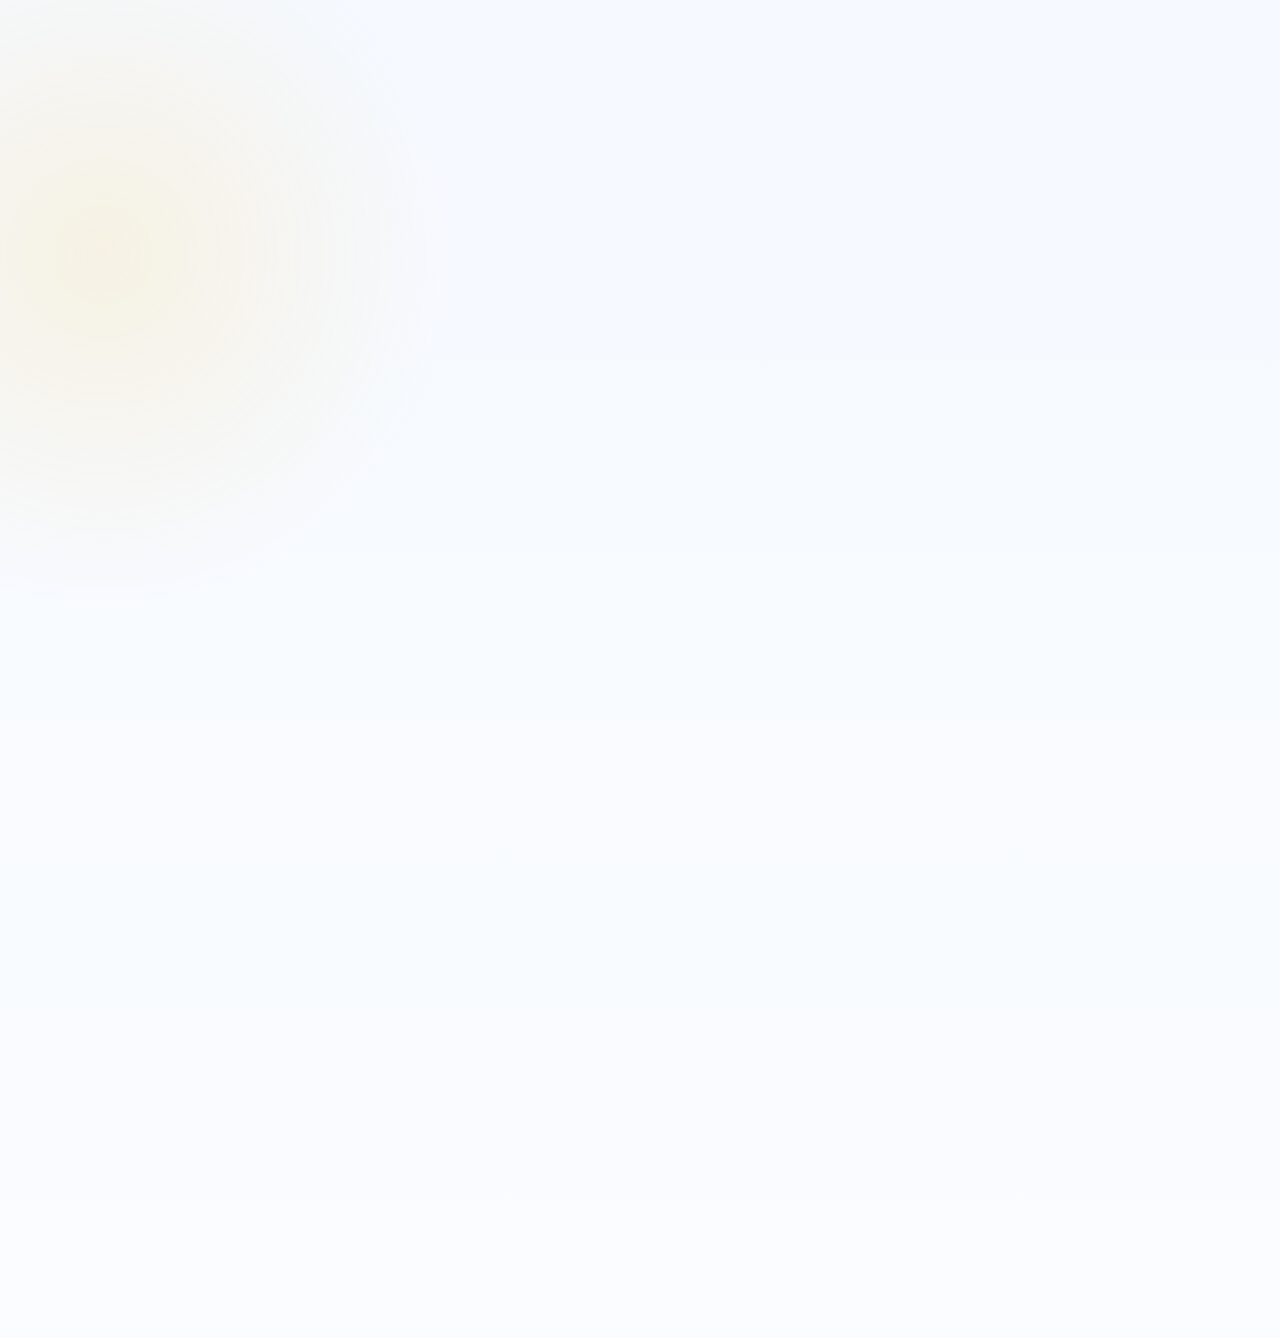
<file: admissions.html>
<!DOCTYPE html>

<html lang="en">
<head>
<meta charset="utf-8"/>
<meta content="width=device-width, initial-scale=1.0" name="viewport"/>
<meta content="Admission information for Glisten Preparatory and Glisten Pre and Primary School." name="description"/>
<meta content="#082f65" name="theme-color"/>
<title>Admissions | Glisten Schools</title>
<script>document.documentElement.classList.add('js')</script>
<link href="assets/images/logo.png" rel="icon"/>
<link href="https://fonts.googleapis.com" rel="preconnect"/>
<link crossorigin="" href="https://fonts.gstatic.com" rel="preconnect"/>
<link href="https://fonts.googleapis.com/css2?family=Inter:wght@400;500;600;700;800;900&amp;display=swap" rel="stylesheet"/>
<link href="css/glisten-site.css" rel="stylesheet"/>
</head>
<body>
<a class="skip-link" href="#main-content">Skip to main content</a>
<div data-brand="main" data-site-header=""></div>
<section class="page-hero"><div class="container page-hero-inner"><div class="breadcrumb"><a href="index.html">Home</a><span>/</span>Admissions</div><span class="section-kicker light">Choose the right school</span><h1>Admissions</h1><p>Select the Glisten school that matches your child’s stage, then contact or visit us for admission guidance.</p></div></section>
<main id="main-content">
<section class="section-pad"><div class="container"><div class="section-head center reveal"><span class="section-kicker">Glisten Schools Admissions</span><h2>Two clear admission pathways.</h2><p class="lead">The admission process is guided by the school office. Choose a school below to see the correct classes and direct contact information.</p></div>
<div aria-label="Choose a Glisten school" class="admission-tabs reveal" role="tablist">
<button aria-controls="admission-main" aria-selected="true" class="admission-tab active" data-tab="admission-main" id="tab-main" role="tab" type="button"><img alt="" decoding="async" height="700" src="assets/images/logo.png" width="644"/><span><strong>Glisten Pre and Primary School</strong><small>Standard One to Standard Seven</small></span></button>
<button aria-controls="admission-prep" aria-selected="false" class="admission-tab" data-tab="admission-prep" id="tab-prep" role="tab" type="button"><img alt="" decoding="async" height="456" src="assets/images/preparatory/logo-preparatory.png" width="554"/><span><strong>Glisten Preparatory</strong><small>Baby, Middle and Pre-Unit</small></span></button>
</div>
<div class="admission-panels">
<section aria-labelledby="tab-main" class="admission-panel active" id="admission-main" role="tabpanel"><div class="admission-overview"><div><span class="school-tag">Main school</span><h2>Glisten Pre and Primary School</h2><p class="lead">Admissions are available for Standard One to Standard Seven. Contact or visit the school office for current admission guidance and the Joining Instruction Form.</p><div class="class-chips blue-chips"><span>Standard One</span><span>Standard Two</span><span>Standard Three</span><span>Standard Four</span><span>Standard Five</span><span>Standard Six</span><span>Standard Seven</span></div><div class="action-row"><a class="btn btn-blue" href="tel:+255679500905">Call +255 679 500 905</a><a class="btn btn-green" href="https://wa.me/255679500905?text=Hello%20Glisten%20Pre%20and%20Primary%20School%2C%20I%20would%20like%20to%20ask%20about%20admission." rel="noopener" target="_blank">WhatsApp Main School</a></div></div><img alt="Glisten Pre and Primary School admission environment" data-full-src="assets/images/admissions.webp" decoding="async" height="404" loading="lazy" sizes="(max-width: 640px) 92vw, (max-width: 1000px) 46vw, 720px" src="assets/images/thumbs/admissions.webp" srcset="assets/images/thumbs/mobile/admissions.webp 420w, assets/images/thumbs/admissions.webp 720w" width="720"/></div></section>
<section aria-labelledby="tab-prep" class="admission-panel" hidden="" id="admission-prep" role="tabpanel"><div class="admission-overview"><div><span class="school-tag prep-tag">Preparatory</span><h2>Glisten Preparatory</h2><p class="lead">Admissions are available for Baby Class, Middle Class, and Pre-Unit. Contact or visit Glisten Preparatory for placement and admission information.</p><div class="class-chips"><span>Baby Class</span><span>Middle Class</span><span>Pre-Unit</span></div><div class="action-row"><a class="btn btn-prep" href="tel:+255752742422">Call +255 752 742 422</a><a class="btn btn-green" href="https://wa.me/255752742422?text=Hello%20Glisten%20Preparatory%2C%20I%20would%20like%20to%20ask%20about%20admission." rel="noopener" target="_blank">WhatsApp Preparatory</a></div></div><img alt="Pupils at Glisten Preparatory" data-full-src="assets/images/preparatory/pupils-group.webp" decoding="async" height="404" loading="lazy" sizes="(max-width: 640px) 92vw, (max-width: 1000px) 46vw, 720px" src="assets/images/thumbs/preparatory/pupils-group.webp" srcset="assets/images/thumbs/mobile/preparatory/pupils-group.webp 420w, assets/images/thumbs/preparatory/pupils-group.webp 720w" width="720"/></div></section>
</div>
</div></section>
<section class="section-pad section-soft"><div class="container"><div class="section-head center reveal"><span class="section-kicker">Admission Process</span><h2>Simple steps to get started.</h2><p class="lead">The same guided process applies, with school-specific class placement and contact support.</p></div><div class="steps-grid reveal-group"><article class="step-card"><span>01</span><h3>Choose the School</h3><p>Select Glisten Preparatory or Glisten Pre and Primary School based on your child’s learning stage.</p></article><article class="step-card"><span>02</span><h3>Contact or Visit</h3><p>Call, WhatsApp, or visit the appropriate school for current admission information.</p></article><article class="step-card"><span>03</span><h3>Get Instructions</h3><p>Collect the Joining Instruction Form and receive guidance from the school office.</p></article><article class="step-card"><span>04</span><h3>Complete Admission</h3><p>Follow the required interview, placement, and registration process with school support.</p></article></div></div></section>
<section class="section-pad compact"><div class="container"><div class="dual-contact-banner reveal"><div><span class="school-tag">Standard 1–7</span><h3>Glisten Pre and Primary School</h3><a href="tel:+255679500905">+255 679 500 905</a></div><div><span class="school-tag prep-tag">Baby • Middle • Pre-Unit</span><h3>Glisten Preparatory</h3><a href="tel:+255752742422">+255 752 742 422</a></div></div></div></section>
</main>
<div data-site-footer=""></div>
<a aria-label="Back to top" class="back-to-top" href="#top">↑</a>
<div aria-label="Glisten Preparatory quick contacts" class="floating-prep-contact">
<a aria-label="Call Glisten Preparatory" class="float-call" href="tel:+255752742422"><span>Call</span><strong>☎</strong></a>
<a aria-label="WhatsApp Glisten Preparatory" class="float-whatsapp" href="https://wa.me/255752742422?text=Hello%20Glisten%20Preparatory%2C%20I%20would%20like%20to%20ask%20about%20admission." rel="noopener" target="_blank"><span>WhatsApp</span><strong>◉</strong></a>
</div>
<script src="js/site-content.js"></script>
<script src="js/components.js"></script>
<script src="js/main.js"></script>
</body>
</html>
</file>
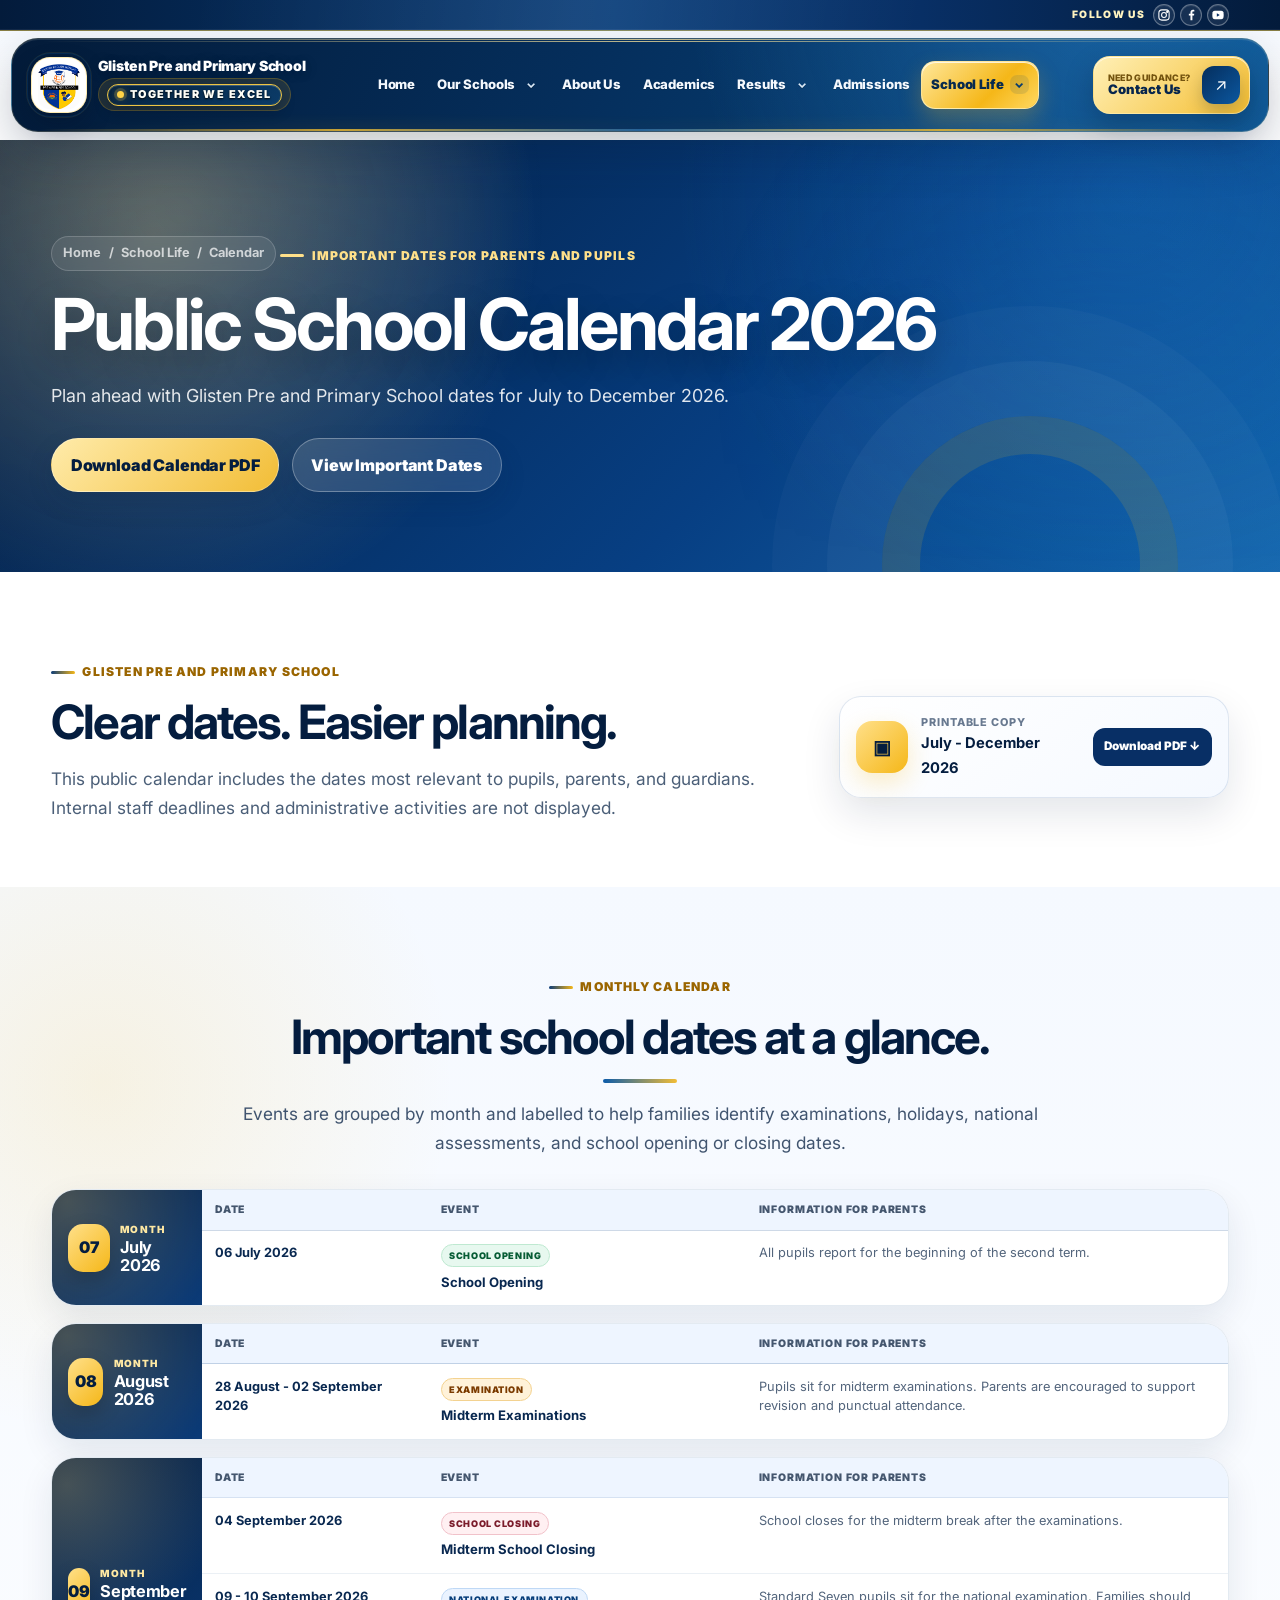
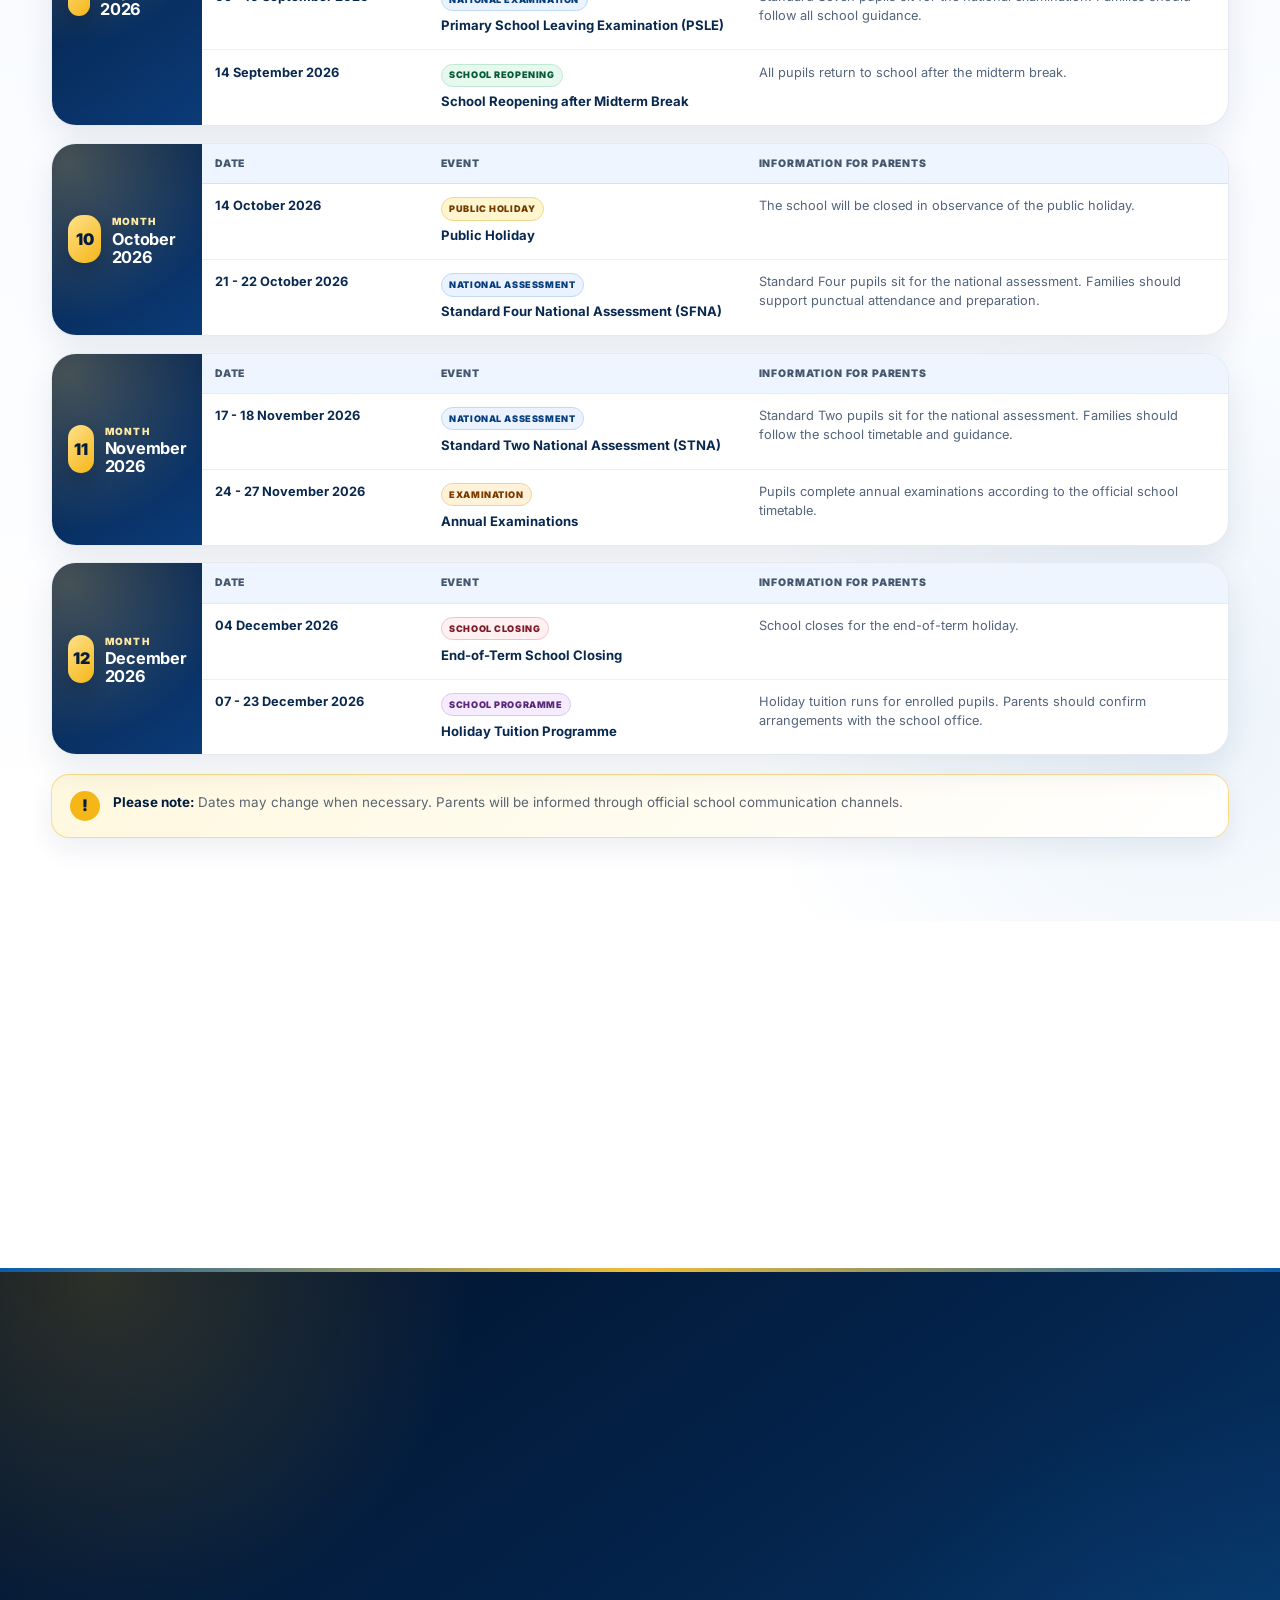
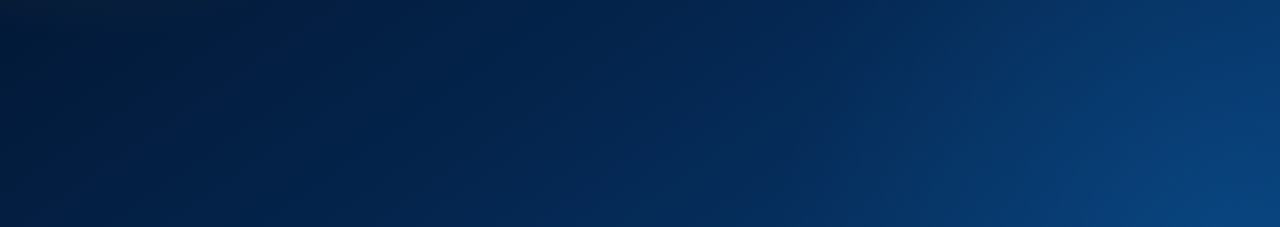
<file: calendar.html>
<!DOCTYPE html>
<html lang="en">
<head>
<meta charset="utf-8"/>
<meta content="width=device-width, initial-scale=1.0" name="viewport"/>
<meta content="Glisten Pre and Primary School public calendar with important dates for parents and pupils from July to December 2026." name="description"/>
<meta content="#082f65" name="theme-color"/>
<title>Public School Calendar 2026 | Glisten Schools</title>
<script>document.documentElement.classList.add('js')</script>
<link href="assets/images/logo.png" rel="icon"/>
<link href="https://fonts.googleapis.com" rel="preconnect"/>
<link crossorigin="" href="https://fonts.gstatic.com" rel="preconnect"/>
<link href="https://fonts.googleapis.com/css2?family=Inter:wght@400;500;600;700;800;900&amp;display=swap" rel="stylesheet"/>
<link href="css/glisten-site.css" rel="stylesheet"/>
</head>
<body>
<a class="skip-link" href="#main-content">Skip to main content</a>
<div data-brand="main" data-site-header=""></div>
<section class="page-hero calendar-page-hero">
<div class="container page-hero-inner">
<div class="breadcrumb"><a href="index.html">Home</a><span>/</span><a href="gallery.html">School Life</a><span>/</span>Calendar</div>
<span class="section-kicker light">Important dates for parents and pupils</span>
<h1>Public School Calendar 2026</h1>
<p>Plan ahead with Glisten Pre and Primary School dates for July to December 2026.</p>
<div class="action-row calendar-hero-actions"><a class="btn btn-gold" href="assets/documents/glisten-public-school-calendar-2026.pdf" download>Download Calendar PDF</a><a class="btn btn-glass" href="#calendar-months">View Important Dates</a></div>
</div>
</section>
<main id="main-content">
<section class="section-pad calendar-intro-section">
<div class="container calendar-intro-grid reveal">
<div>
<span class="section-kicker">Glisten Pre and Primary School</span>
<h2>Clear dates. Easier planning.</h2>
<p class="lead">This public calendar includes the dates most relevant to pupils, parents, and guardians. Internal staff deadlines and administrative activities are not displayed.</p>
</div>
<aside class="calendar-download-card">
<span class="calendar-download-icon" aria-hidden="true">▣</span>
<div><small>Printable copy</small><strong>July - December 2026</strong></div>
<a href="assets/documents/glisten-public-school-calendar-2026.pdf" download>Download PDF <span aria-hidden="true">↓</span></a>
</aside>
</div>
</section>
<section class="section-pad section-soft calendar-months-section" id="calendar-months">
<div class="container">
<div class="section-head center reveal"><span class="section-kicker">Monthly Calendar</span><h2>Important school dates at a glance.</h2><p class="lead">Events are grouped by month and labelled to help families identify examinations, holidays, national assessments, and school opening or closing dates.</p></div>
<div class="calendar-months-list reveal-group">
<section class="calendar-month-card" aria-labelledby="month-july"><div class="calendar-month-heading"><span>07</span><div><small>Month</small><h3 id="month-july">July 2026</h3></div></div><div class="calendar-table-wrap"><table class="public-calendar-table"><thead><tr><th>Date</th><th>Event</th><th>Information for Parents</th></tr></thead><tbody><tr><td data-label="Date"><strong>06 July 2026</strong></td><td data-label="Event"><span class="calendar-category category-opening">School Opening</span><b>School Opening</b></td><td data-label="Information">All pupils report for the beginning of the second term.</td></tr></tbody></table></div></section>
<section class="calendar-month-card" aria-labelledby="month-august"><div class="calendar-month-heading"><span>08</span><div><small>Month</small><h3 id="month-august">August 2026</h3></div></div><div class="calendar-table-wrap"><table class="public-calendar-table"><thead><tr><th>Date</th><th>Event</th><th>Information for Parents</th></tr></thead><tbody><tr><td data-label="Date"><strong>28 August - 02 September 2026</strong></td><td data-label="Event"><span class="calendar-category category-exam">Examination</span><b>Midterm Examinations</b></td><td data-label="Information">Pupils sit for midterm examinations. Parents are encouraged to support revision and punctual attendance.</td></tr></tbody></table></div></section>
<section class="calendar-month-card" aria-labelledby="month-september"><div class="calendar-month-heading"><span>09</span><div><small>Month</small><h3 id="month-september">September 2026</h3></div></div><div class="calendar-table-wrap"><table class="public-calendar-table"><thead><tr><th>Date</th><th>Event</th><th>Information for Parents</th></tr></thead><tbody><tr><td data-label="Date"><strong>04 September 2026</strong></td><td data-label="Event"><span class="calendar-category category-closing">School Closing</span><b>Midterm School Closing</b></td><td data-label="Information">School closes for the midterm break after the examinations.</td></tr><tr><td data-label="Date"><strong>09 - 10 September 2026</strong></td><td data-label="Event"><span class="calendar-category category-national">National Examination</span><b>Primary School Leaving Examination (PSLE)</b></td><td data-label="Information">Standard Seven pupils sit for the national examination. Families should follow all school guidance.</td></tr><tr><td data-label="Date"><strong>14 September 2026</strong></td><td data-label="Event"><span class="calendar-category category-opening">School Reopening</span><b>School Reopening after Midterm Break</b></td><td data-label="Information">All pupils return to school after the midterm break.</td></tr></tbody></table></div></section>
<section class="calendar-month-card" aria-labelledby="month-october"><div class="calendar-month-heading"><span>10</span><div><small>Month</small><h3 id="month-october">October 2026</h3></div></div><div class="calendar-table-wrap"><table class="public-calendar-table"><thead><tr><th>Date</th><th>Event</th><th>Information for Parents</th></tr></thead><tbody><tr><td data-label="Date"><strong>14 October 2026</strong></td><td data-label="Event"><span class="calendar-category category-holiday">Public Holiday</span><b>Public Holiday</b></td><td data-label="Information">The school will be closed in observance of the public holiday.</td></tr><tr><td data-label="Date"><strong>21 - 22 October 2026</strong></td><td data-label="Event"><span class="calendar-category category-national">National Assessment</span><b>Standard Four National Assessment (SFNA)</b></td><td data-label="Information">Standard Four pupils sit for the national assessment. Families should support punctual attendance and preparation.</td></tr></tbody></table></div></section>
<section class="calendar-month-card" aria-labelledby="month-november"><div class="calendar-month-heading"><span>11</span><div><small>Month</small><h3 id="month-november">November 2026</h3></div></div><div class="calendar-table-wrap"><table class="public-calendar-table"><thead><tr><th>Date</th><th>Event</th><th>Information for Parents</th></tr></thead><tbody><tr><td data-label="Date"><strong>17 - 18 November 2026</strong></td><td data-label="Event"><span class="calendar-category category-national">National Assessment</span><b>Standard Two National Assessment (STNA)</b></td><td data-label="Information">Standard Two pupils sit for the national assessment. Families should follow the school timetable and guidance.</td></tr><tr><td data-label="Date"><strong>24 - 27 November 2026</strong></td><td data-label="Event"><span class="calendar-category category-exam">Examination</span><b>Annual Examinations</b></td><td data-label="Information">Pupils complete annual examinations according to the official school timetable.</td></tr></tbody></table></div></section>
<section class="calendar-month-card" aria-labelledby="month-december"><div class="calendar-month-heading"><span>12</span><div><small>Month</small><h3 id="month-december">December 2026</h3></div></div><div class="calendar-table-wrap"><table class="public-calendar-table"><thead><tr><th>Date</th><th>Event</th><th>Information for Parents</th></tr></thead><tbody><tr><td data-label="Date"><strong>04 December 2026</strong></td><td data-label="Event"><span class="calendar-category category-closing">School Closing</span><b>End-of-Term School Closing</b></td><td data-label="Information">School closes for the end-of-term holiday.</td></tr><tr><td data-label="Date"><strong>07 - 23 December 2026</strong></td><td data-label="Event"><span class="calendar-category category-programme">School Programme</span><b>Holiday Tuition Programme</b></td><td data-label="Information">Holiday tuition runs for enrolled pupils. Parents should confirm arrangements with the school office.</td></tr></tbody></table></div></section>
</div>
<div class="calendar-public-notice reveal"><span aria-hidden="true">!</span><p><strong>Please note:</strong> Dates may change when necessary. Parents will be informed through official school communication channels.</p></div>
</div>
</section>
<section class="section-pad compact"><div class="container"><div class="cta-panel reveal"><div><span class="mini-label">Need clarification?</span><h2>Contact the school office.</h2><p>For questions about reporting dates, examinations, assessments, or the holiday tuition programme, contact Glisten directly.</p></div><div class="action-row"><a class="btn btn-gold" href="contact.html">Contact Us</a><a class="btn btn-white" href="assets/documents/glisten-public-school-calendar-2026.pdf" download>Download PDF</a></div></div></div></section>
</main>
<div data-site-footer=""></div>
<a aria-label="Back to top" class="back-to-top" href="#top">↑</a>
<script src="js/site-content.js"></script>
<script src="js/components.js"></script>
<script src="js/main.js"></script>
</body>
</html>
</file>
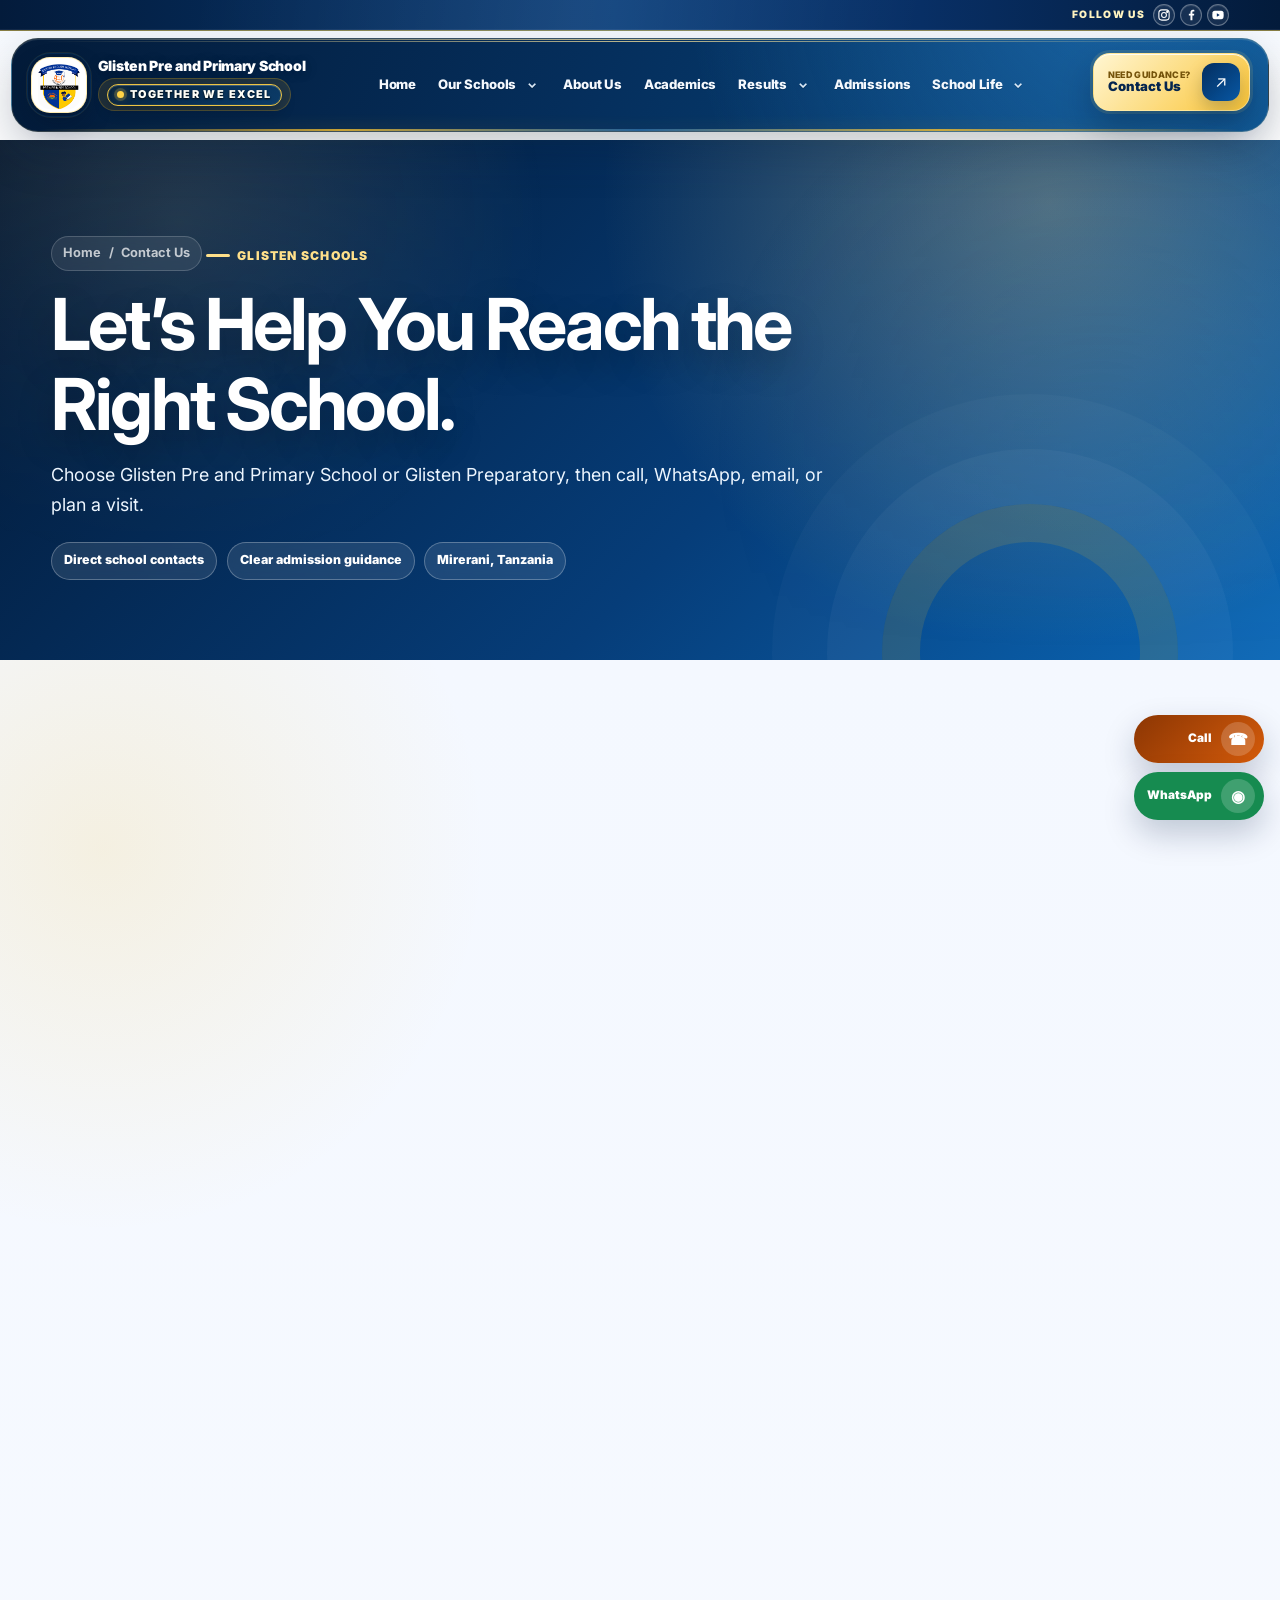
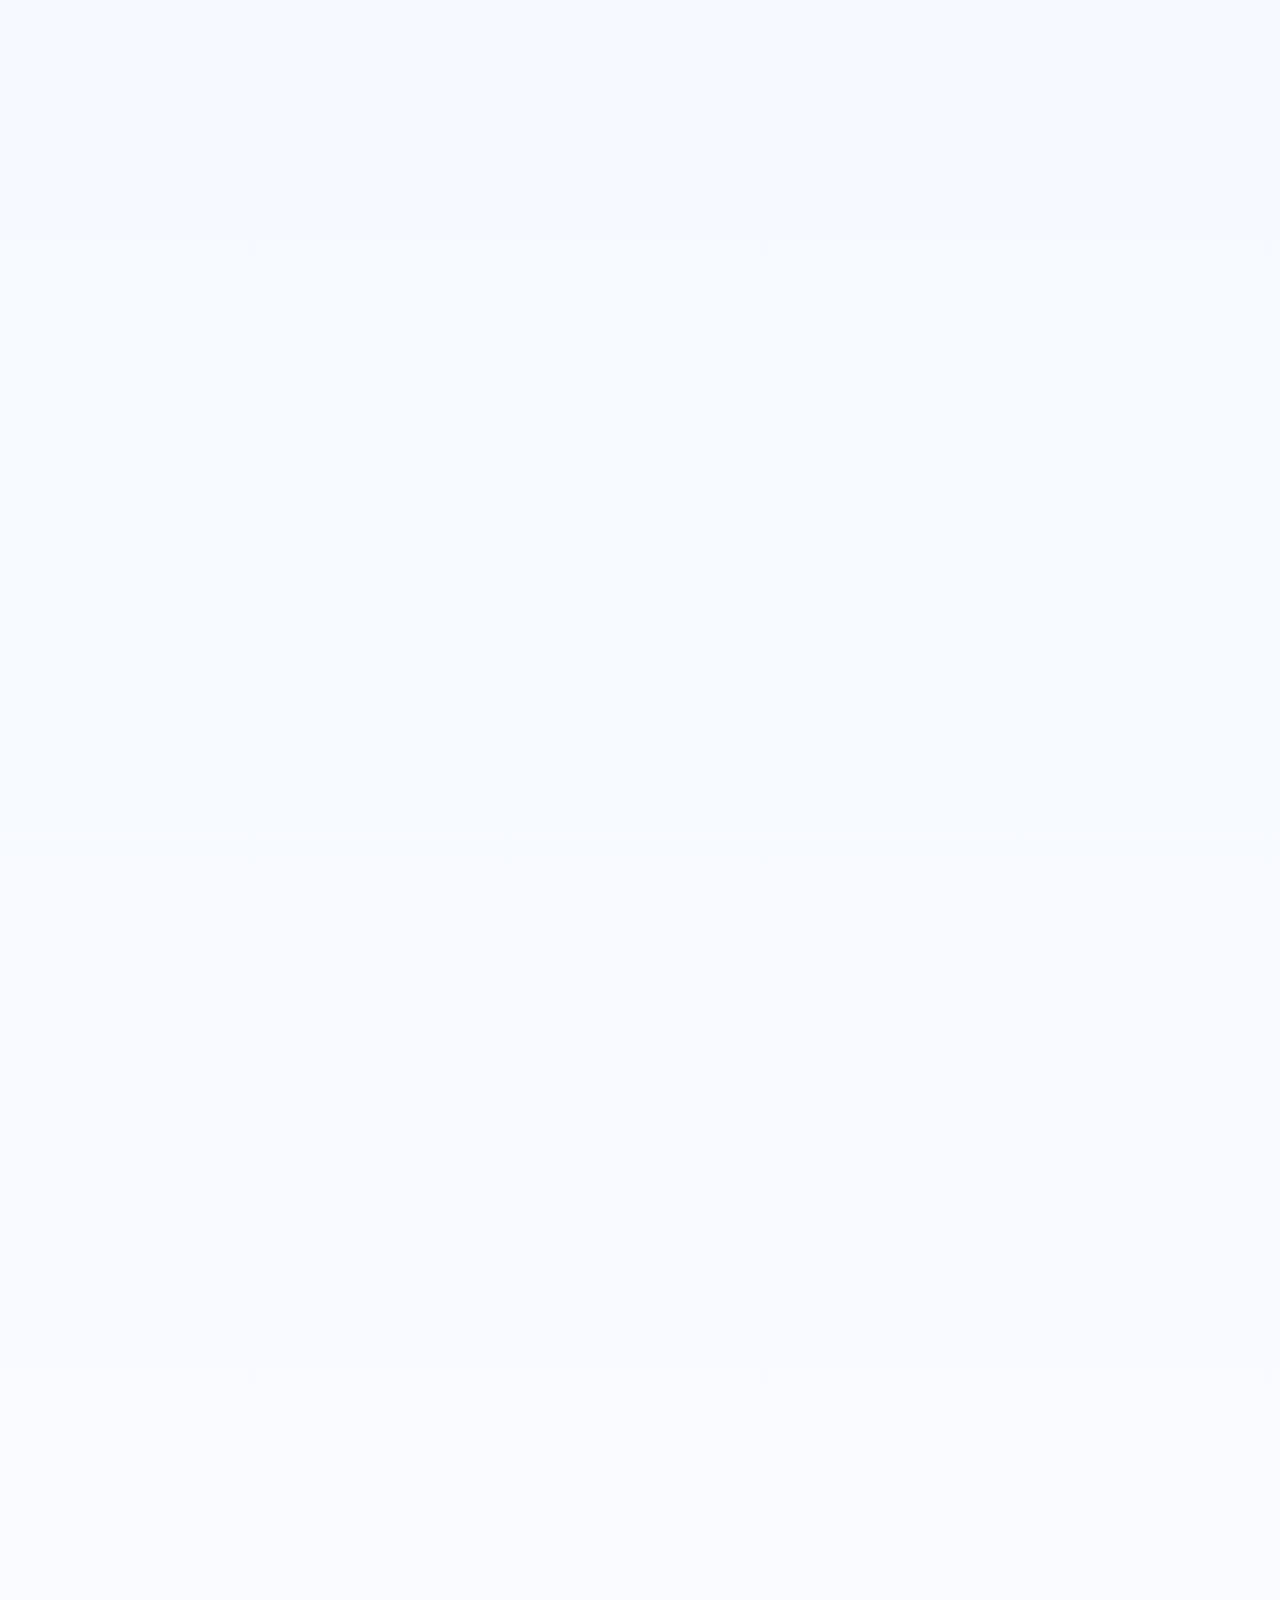
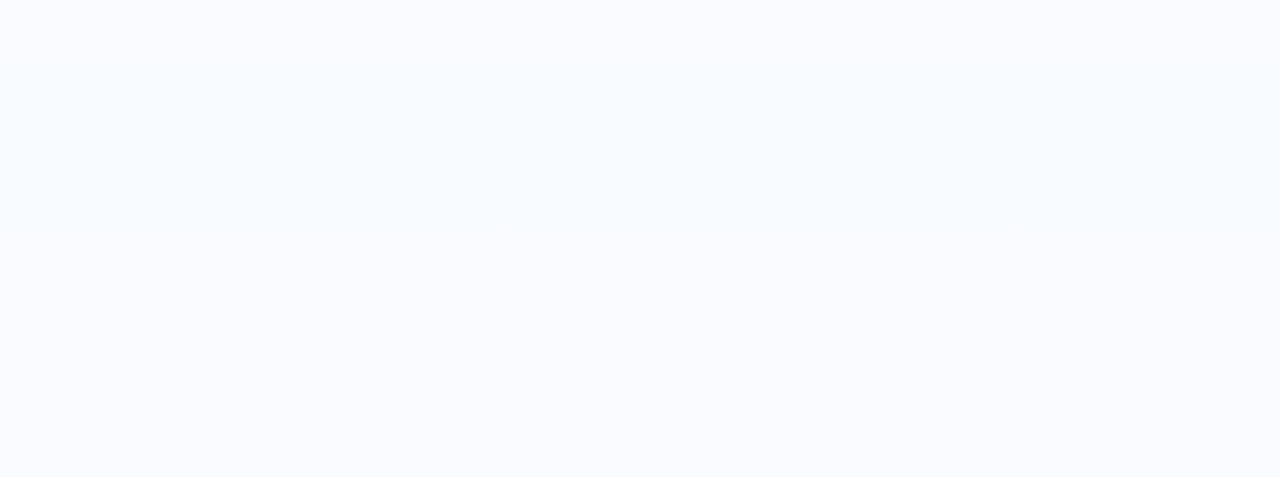
<file: contact.html>
<!DOCTYPE html>

<html lang="en">
<head>
<meta charset="utf-8"/>
<meta content="width=device-width, initial-scale=1.0" name="viewport"/>
<meta content="Contact Glisten Preparatory and Glisten Pre and Primary School in Mirerani for admissions, visits, directions, and school information." name="description"/>
<meta content="#082f65" name="theme-color"/>
<title>Contact Glisten Schools</title>
<script>document.documentElement.classList.add('js')</script>
<link href="assets/images/logo.png" rel="icon"/>
<link href="https://fonts.googleapis.com" rel="preconnect"/>
<link crossorigin="" href="https://fonts.gstatic.com" rel="preconnect"/>
<link href="https://fonts.googleapis.com/css2?family=Inter:wght@400;500;600;700;800;900&amp;display=swap" rel="stylesheet"/>
<link href="css/glisten-site.css" rel="stylesheet"/>
</head>
<body>
<a class="skip-link" href="#main-content">Skip to main content</a>
<div data-brand="main" data-site-header=""></div>
<section class="page-hero contact-page-hero">
<div class="container page-hero-inner">
<div class="breadcrumb"><a href="index.html">Home</a><span>/</span>Contact Us</div>
<span class="section-kicker light">Glisten Schools</span>
<h1>Let’s Help You Reach the Right School.</h1>
<p>Choose Glisten Pre and Primary School or Glisten Preparatory, then call, WhatsApp, email, or plan a visit.</p>
<div class="contact-hero-trust"><span>Direct school contacts</span><span>Clear admission guidance</span><span>Mirerani, Tanzania</span></div>
</div>
</section>
<main class="contact-premium-main" id="main-content">
<section class="section-pad contact-choice-section">
<div class="container">
<div class="contact-intro-grid reveal">
<div>
<span class="section-kicker">Choose Your School</span>
<h2>One Glisten vision, two learning stages.</h2>
<p class="lead">Select the school that matches your child’s stage. Every contact option below connects you directly to the correct team.</p>
</div>
<aside class="contact-guidance-card">
<span>Before contacting us</span>
<h3>Share three simple details.</h3>
<ol><li><b>01</b><p><strong>Your child’s class or age group</strong><small>Baby, Middle, Pre-Unit, or Standard One–Seven.</small></p></li><li><b>02</b><p><strong>What you need</strong><small>Admission, visit, fees, directions, or academic information.</small></p></li><li><b>03</b><p><strong>Your preferred next step</strong><small>A call, WhatsApp reply, email response, or school visit.</small></p></li></ol>
</aside>
</div>
<div class="contact-hub-grid reveal-group" data-contact-cards=""></div>
</div>
</section>
<div data-social-panel=""></div>
<section class="section-pad contact-visit-section">
<div class="container contact-visit-grid">
<div class="contact-visit-copy reveal">
<span class="section-kicker light">Visit Glisten Schools</span>
<h2>Meet us in Mirerani.</h2>
<p class="lead">Glisten Pre and Primary School and Glisten Preparatory are approximately 2 km apart, serving children at different stages of their learning journey.</p>
<div class="visit-steps">
<article><span>01</span><div><h3>Choose the school</h3><p>Confirm the learning stage before travelling.</p></div></article>
<article><span>02</span><div><h3>Call or WhatsApp</h3><p>Let the school know when you plan to visit.</p></div></article>
<article><span>03</span><div><h3>Receive clear directions</h3><p>The team will guide you to the correct campus.</p></div></article>
</div>
<div class="action-row"><a class="btn btn-gold" href="https://maps.app.goo.gl/LzEmobrWxPrfxvT86" rel="noopener" target="_blank">Open Main School Map</a><a class="btn btn-white" href="https://wa.me/255752742422?text=Hello%20Glisten%20Preparatory%2C%20please%20guide%20me%20to%20the%20school." rel="noopener" target="_blank">Ask Preparatory Directions</a></div>
</div>
<div aria-label="Distance between Glisten schools" class="contact-route-card reveal">
<div class="route-campus route-campus-main"><img alt="" decoding="async" height="700" src="assets/images/logo.png" width="644"/><span><strong>Glisten</strong><small>Standard One–Seven</small></span></div>
<div class="route-journey"><span></span><b>Approximately 2 km</b><span></span></div>
<div class="route-campus route-campus-prep"><img alt="" decoding="async" height="456" src="assets/images/preparatory/logo-preparatory.png" width="554"/><span><strong>Glisten Preparatory</strong><small>Baby • Middle • Pre-Unit</small></span></div>
</div>
</div>
</section>
<section class="section-pad compact contact-final-section">
<div class="container"><div class="contact-final-panel reveal"><div><span class="mini-label">Need guidance?</span><h2>Start with a simple message.</h2><p>Tell us which school you are interested in and what information you need. We will guide you to the right next step.</p></div><div class="action-row"><a class="btn btn-gold" href="admissions.html">View Admissions</a><a class="btn btn-white" href="https://wa.me/255679500905?text=Hello%20Glisten%20Schools%2C%20I%20need%20guidance." rel="noopener" target="_blank">WhatsApp Glisten</a></div></div></div>
</section>
</main>
<div data-site-footer=""></div>
<a aria-label="Back to top" class="back-to-top" href="#top">↑</a>
<div aria-label="Glisten Preparatory quick contacts" class="floating-prep-contact"><a aria-label="Call Glisten Preparatory" class="float-call" href="tel:+255752742422"><span>Call</span><strong>☎</strong></a><a aria-label="WhatsApp Glisten Preparatory" class="float-whatsapp" href="https://wa.me/255752742422?text=Hello%20Glisten%20Preparatory%2C%20I%20would%20like%20to%20ask%20about%20admission." rel="noopener" target="_blank"><span>WhatsApp</span><strong>◉</strong></a></div>
<script src="js/site-content.js"></script>
<script src="js/components.js"></script>
<script src="js/main.js"></script>
</body>
</html>
</file>
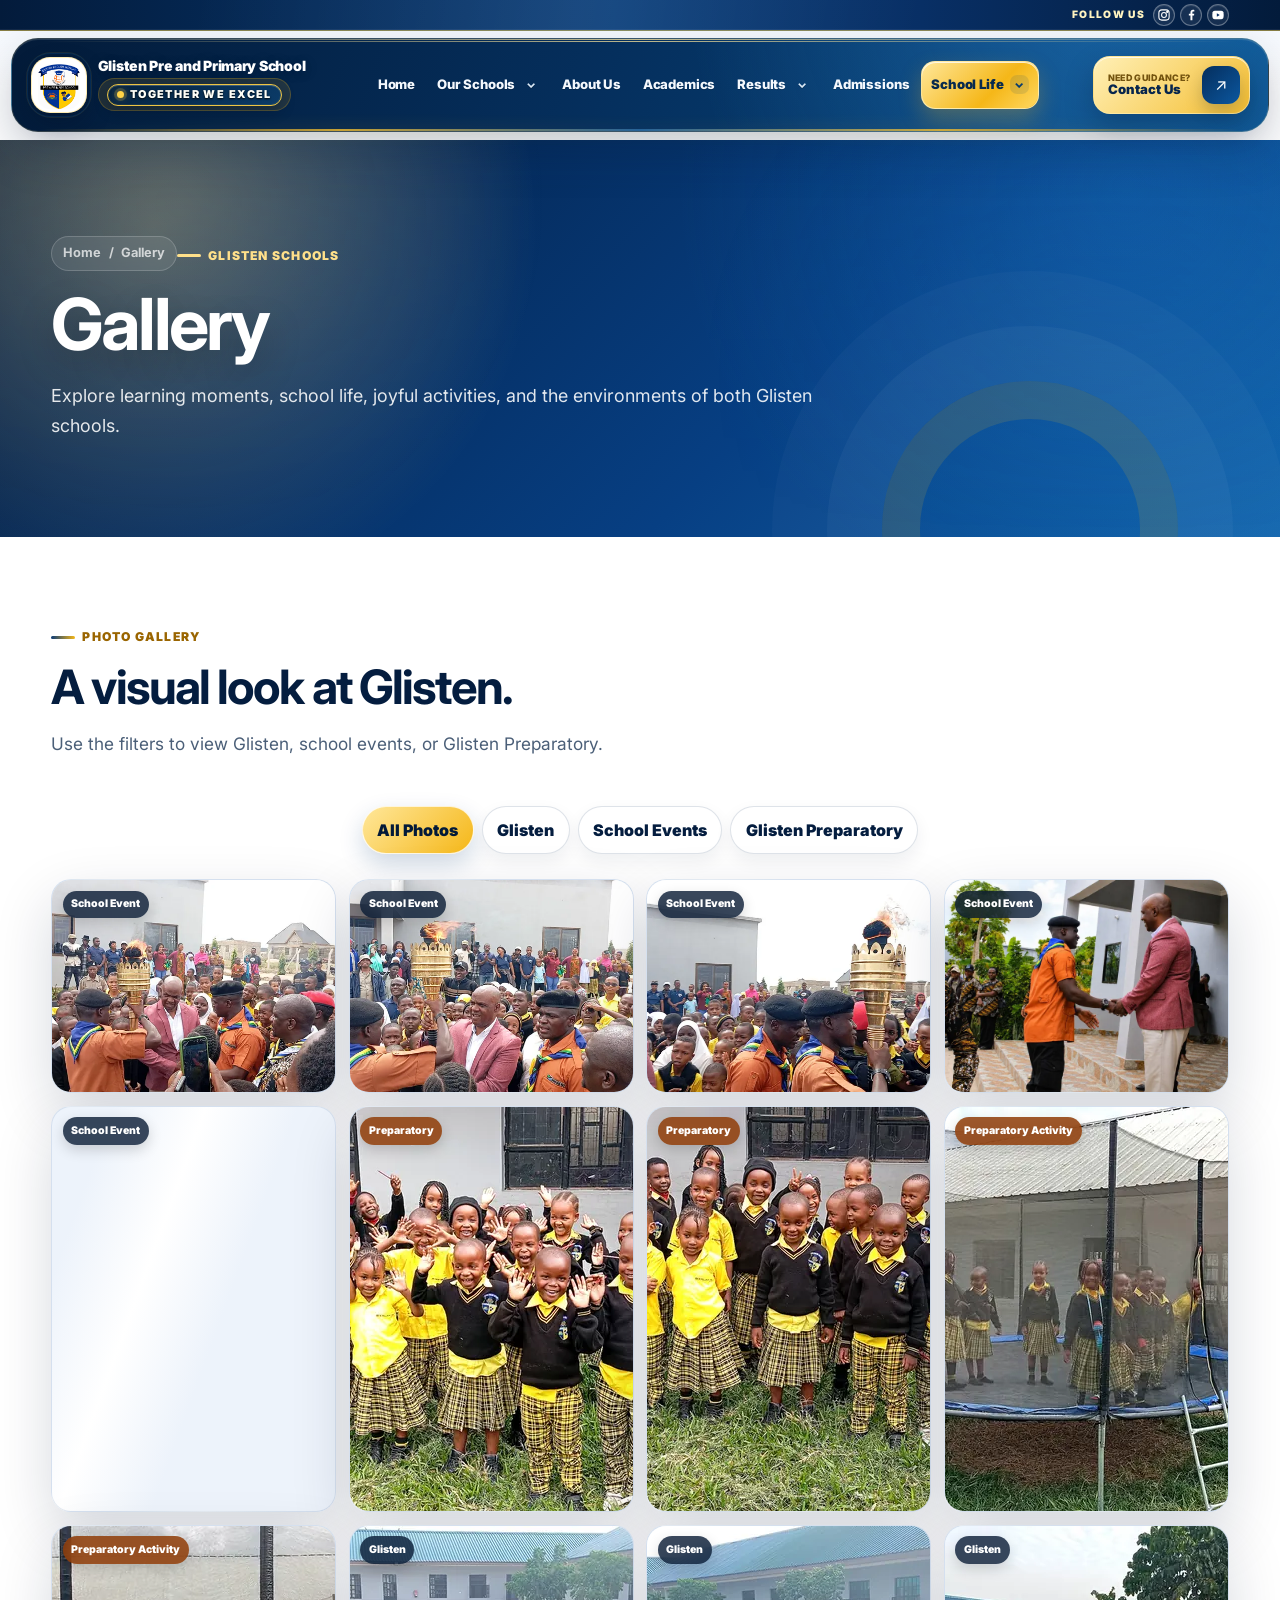
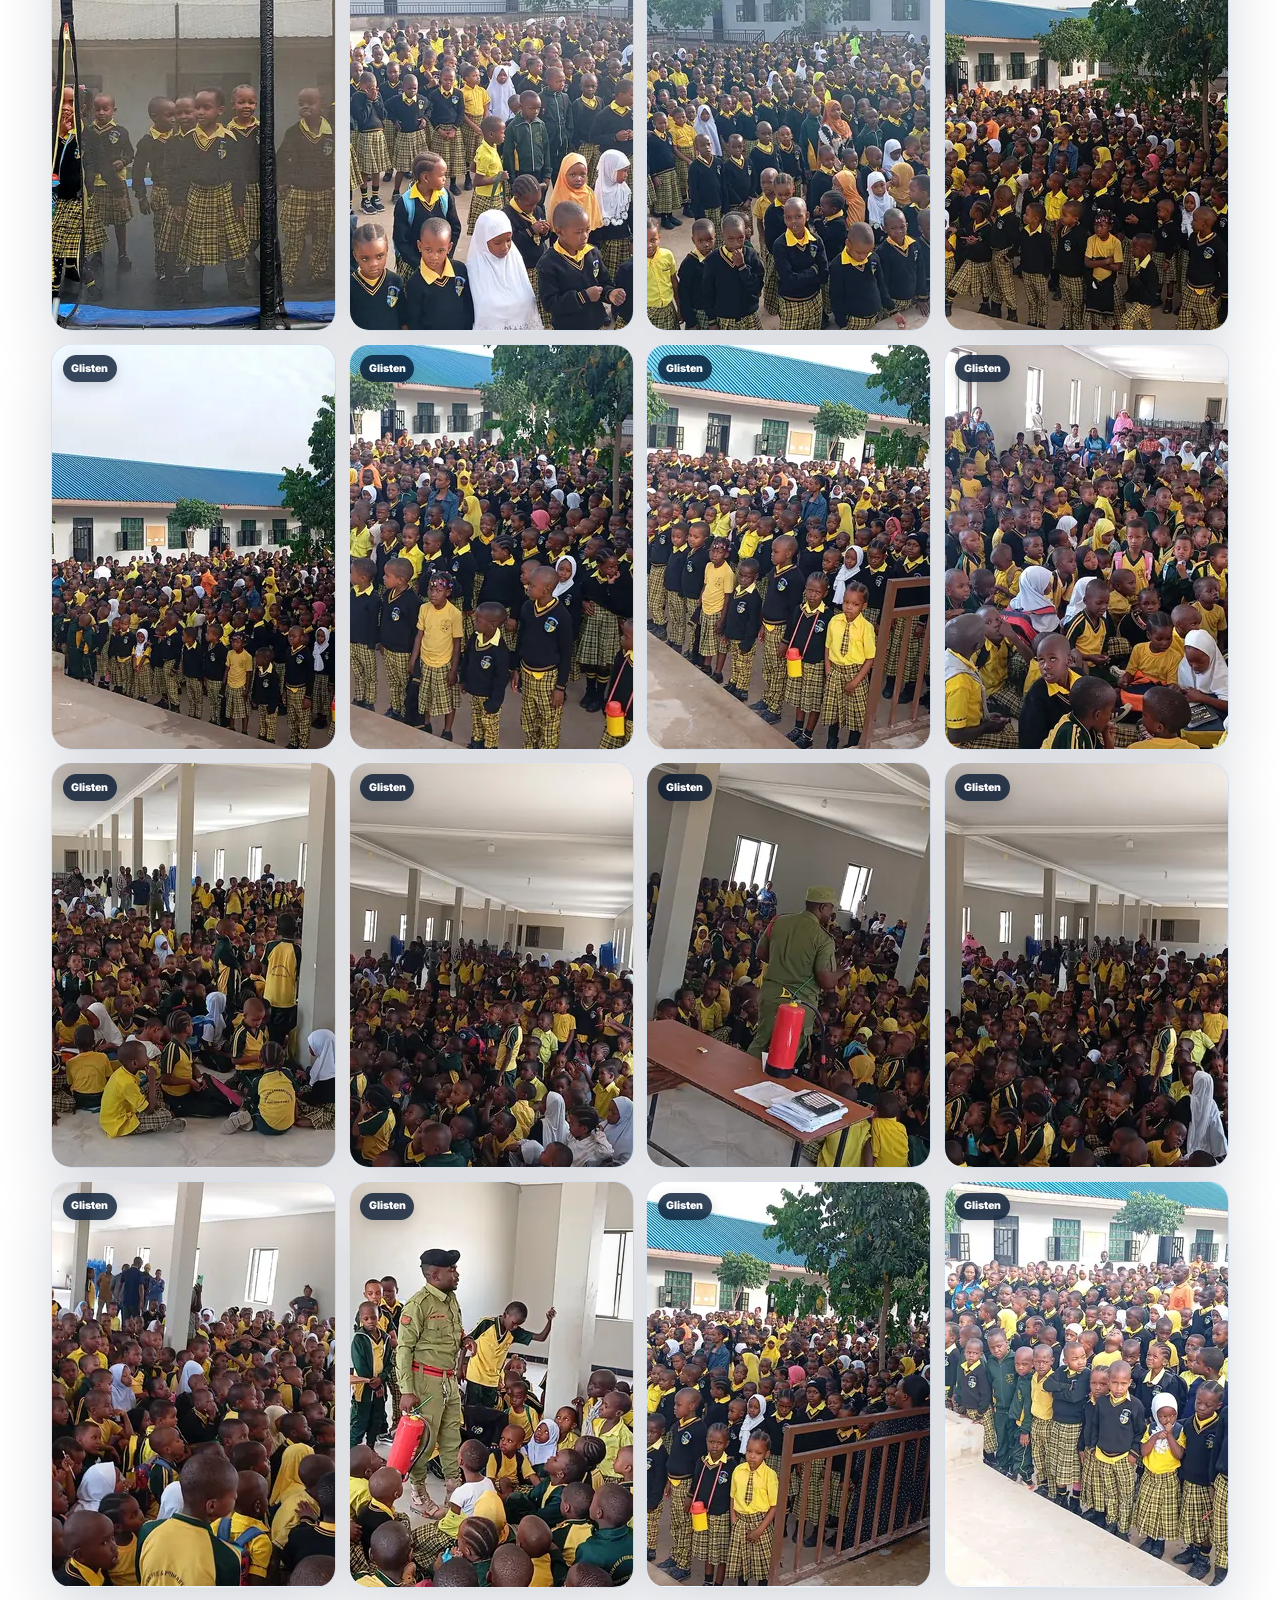
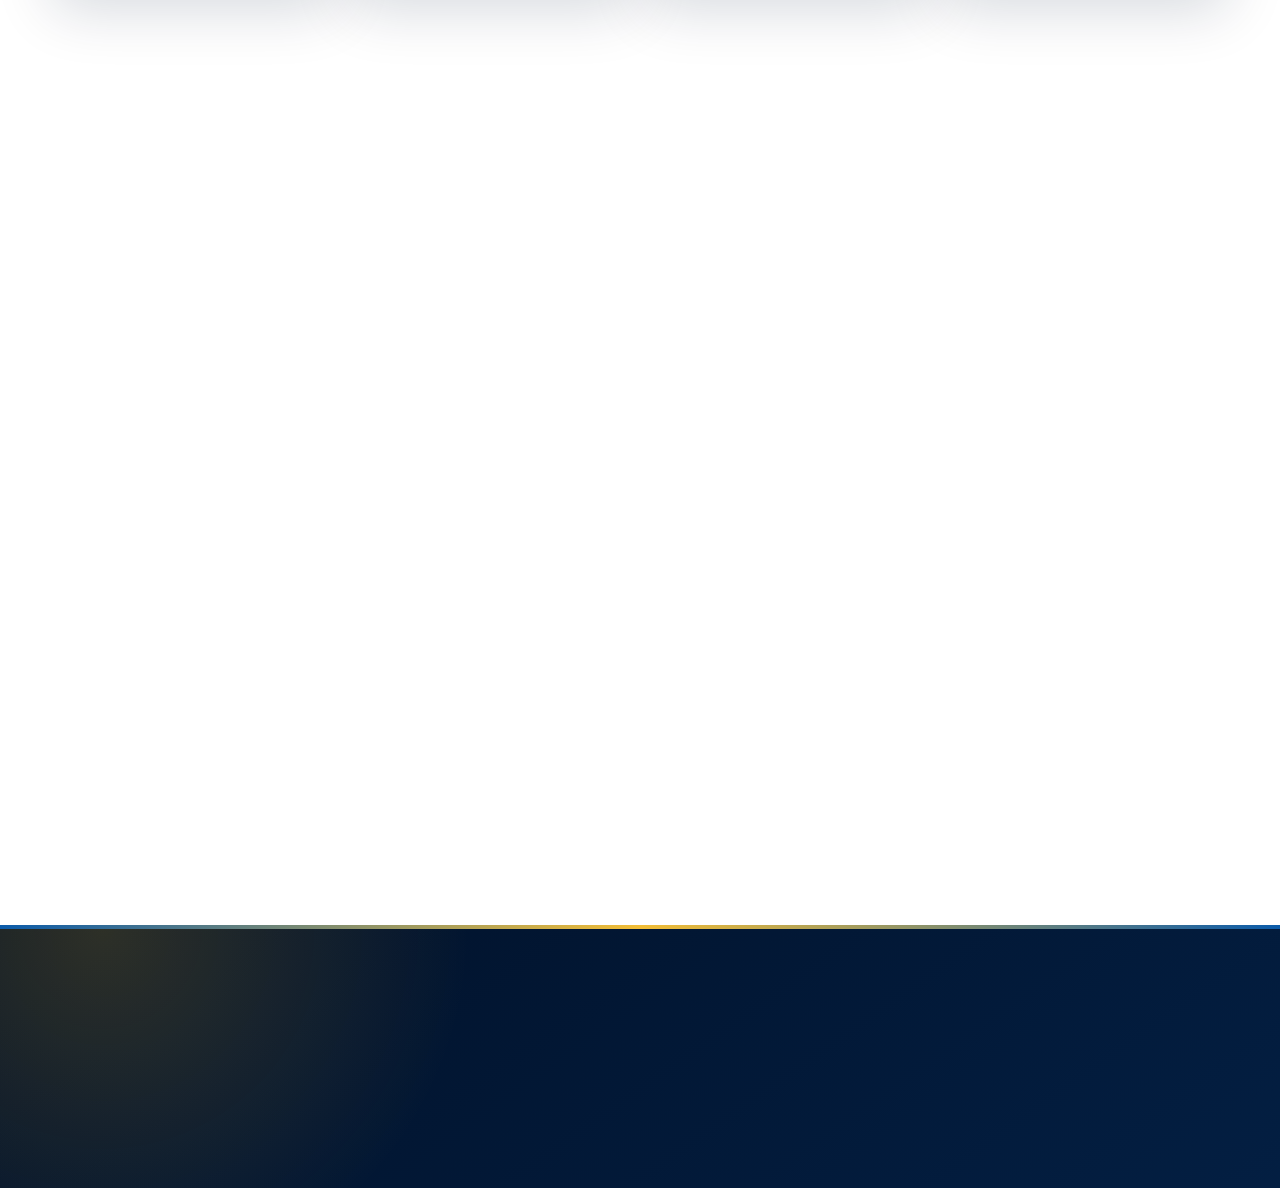
<file: gallery.html>
<!DOCTYPE html>

<html lang="en">
<head>
<meta charset="utf-8"/>
<meta content="width=device-width, initial-scale=1.0" name="viewport"/>
<meta content="Photos from Glisten Preparatory and Glisten Pre and Primary School." name="description"/>
<meta content="#082f65" name="theme-color"/>
<title>Gallery | Glisten Schools</title>
<script>document.documentElement.classList.add('js')</script>
<link href="assets/images/logo.png" rel="icon"/>
<link href="https://fonts.googleapis.com" rel="preconnect"/>
<link crossorigin="" href="https://fonts.gstatic.com" rel="preconnect"/>
<link href="https://fonts.googleapis.com/css2?family=Inter:wght@400;500;600;700;800;900&amp;display=swap" rel="stylesheet"/>
<link href="css/glisten-site.css" rel="stylesheet"/>
</head>
<body>
<a class="skip-link" href="#main-content">Skip to main content</a>
<div data-brand="main" data-site-header=""></div>
<section class="page-hero"><div class="container page-hero-inner"><div class="breadcrumb"><a href="index.html">Home</a><span>/</span>Gallery</div><span class="section-kicker light">Glisten Schools</span><h1>Gallery</h1><p>Explore learning moments, school life, joyful activities, and the environments of both Glisten schools.</p></div></section>
<main id="main-content">
<section class="section-pad"><div class="container"><div class="section-head reveal"><div><span class="section-kicker">Photo Gallery</span><h2>A visual look at Glisten.</h2><p class="lead">Use the filters to view Glisten, school events, or Glisten Preparatory.</p></div></div><div aria-label="Filter gallery" class="gallery-filters reveal" role="group"><button class="filter-btn active" data-filter="all" type="button">All Photos</button><button class="filter-btn" data-filter="main" type="button">Glisten</button><button class="filter-btn event-filter" data-filter="events" type="button">School Events</button><button class="filter-btn prep-filter" data-filter="preparatory" type="button">Glisten Preparatory</button></div><div class="full-gallery reveal-group"><div data-event-gallery=""></div><a class="gallery-item prep-item" data-caption="Joyful pupils at Glisten Preparatory" data-category="preparatory" data-lightbox="gallery" href="assets/images/preparatory/pupils-joyful.webp"><img alt="Joyful pupils at Glisten Preparatory" data-full-src="assets/images/preparatory/pupils-joyful.webp" decoding="async" height="404" loading="lazy" sizes="(max-width: 640px) 92vw, (max-width: 1000px) 46vw, 720px" src="assets/images/thumbs/preparatory/pupils-joyful.webp" srcset="assets/images/thumbs/mobile/preparatory/pupils-joyful.webp 420w, assets/images/thumbs/preparatory/pupils-joyful.webp 720w" width="720"/><span>Preparatory</span></a>
<a class="gallery-item prep-item" data-caption="Pupils at Glisten Preparatory" data-category="preparatory" data-lightbox="gallery" href="assets/images/preparatory/pupils-group.webp"><img alt="Pupils at Glisten Preparatory" data-full-src="assets/images/preparatory/pupils-group.webp" decoding="async" height="404" loading="lazy" sizes="(max-width: 640px) 92vw, (max-width: 1000px) 46vw, 720px" src="assets/images/thumbs/preparatory/pupils-group.webp" srcset="assets/images/thumbs/mobile/preparatory/pupils-group.webp 420w, assets/images/thumbs/preparatory/pupils-group.webp 720w" width="720"/><span>Preparatory</span></a>
<a class="gallery-item prep-item" data-caption="Outdoor play activity at Glisten Preparatory" data-category="preparatory" data-lightbox="gallery" href="assets/images/preparatory/trampoline-wide.webp"><img alt="Pupils enjoying outdoor play at Glisten Preparatory" data-full-src="assets/images/preparatory/trampoline-wide.webp" decoding="async" height="404" loading="lazy" sizes="(max-width: 640px) 92vw, (max-width: 1000px) 46vw, 720px" src="assets/images/thumbs/preparatory/trampoline-wide.webp" srcset="assets/images/thumbs/mobile/preparatory/trampoline-wide.webp 420w, assets/images/thumbs/preparatory/trampoline-wide.webp 720w" width="720"/><span>Preparatory Activity</span></a>
<a class="gallery-item prep-item" data-caption="Learning, play, and activity at Glisten Preparatory" data-category="preparatory" data-lightbox="gallery" href="assets/images/preparatory/trampoline-close.webp"><img alt="Pupils on the trampoline at Glisten Preparatory" data-full-src="assets/images/preparatory/trampoline-close.webp" decoding="async" height="404" loading="lazy" sizes="(max-width: 640px) 92vw, (max-width: 1000px) 46vw, 720px" src="assets/images/thumbs/preparatory/trampoline-close.webp" srcset="assets/images/thumbs/mobile/preparatory/trampoline-close.webp 420w, assets/images/thumbs/preparatory/trampoline-close.webp 720w" width="720"/><span>Preparatory Activity</span></a><a class="gallery-item" data-caption="Glisten Pre and Primary School" data-category="main" data-lightbox="gallery" href="assets/images/gallery/gallery-01.webp"><img alt="Glisten Pre and Primary School gallery photo 1" data-full-src="assets/images/gallery/gallery-01.webp" decoding="async" height="404" loading="lazy" sizes="(max-width: 640px) 92vw, (max-width: 1000px) 46vw, 720px" src="assets/images/thumbs/gallery/gallery-01.webp" srcset="assets/images/thumbs/mobile/gallery/gallery-01.webp 420w, assets/images/thumbs/gallery/gallery-01.webp 720w" width="720"/><span>Glisten</span></a>
<a class="gallery-item" data-caption="Glisten Pre and Primary School" data-category="main" data-lightbox="gallery" href="assets/images/gallery/gallery-02.webp"><img alt="Glisten Pre and Primary School gallery photo 2" data-full-src="assets/images/gallery/gallery-02.webp" decoding="async" height="404" loading="lazy" sizes="(max-width: 640px) 92vw, (max-width: 1000px) 46vw, 720px" src="assets/images/thumbs/gallery/gallery-02.webp" srcset="assets/images/thumbs/mobile/gallery/gallery-02.webp 420w, assets/images/thumbs/gallery/gallery-02.webp 720w" width="720"/><span>Glisten</span></a>
<a class="gallery-item" data-caption="Glisten Pre and Primary School" data-category="main" data-lightbox="gallery" href="assets/images/gallery/gallery-03.webp"><img alt="Glisten Pre and Primary School gallery photo 3" data-full-src="assets/images/gallery/gallery-03.webp" decoding="async" height="404" loading="lazy" sizes="(max-width: 640px) 92vw, (max-width: 1000px) 46vw, 720px" src="assets/images/thumbs/gallery/gallery-03.webp" srcset="assets/images/thumbs/mobile/gallery/gallery-03.webp 420w, assets/images/thumbs/gallery/gallery-03.webp 720w" width="720"/><span>Glisten</span></a>
<a class="gallery-item" data-caption="Glisten Pre and Primary School" data-category="main" data-lightbox="gallery" href="assets/images/gallery/gallery-04.webp"><img alt="Glisten Pre and Primary School gallery photo 4" data-full-src="assets/images/gallery/gallery-04.webp" decoding="async" height="404" loading="lazy" sizes="(max-width: 640px) 92vw, (max-width: 1000px) 46vw, 720px" src="assets/images/thumbs/gallery/gallery-04.webp" srcset="assets/images/thumbs/mobile/gallery/gallery-04.webp 420w, assets/images/thumbs/gallery/gallery-04.webp 720w" width="720"/><span>Glisten</span></a>
<a class="gallery-item" data-caption="Glisten Pre and Primary School" data-category="main" data-lightbox="gallery" href="assets/images/gallery/gallery-05.webp"><img alt="Glisten Pre and Primary School gallery photo 5" data-full-src="assets/images/gallery/gallery-05.webp" decoding="async" height="404" loading="lazy" sizes="(max-width: 640px) 92vw, (max-width: 1000px) 46vw, 720px" src="assets/images/thumbs/gallery/gallery-05.webp" srcset="assets/images/thumbs/mobile/gallery/gallery-05.webp 420w, assets/images/thumbs/gallery/gallery-05.webp 720w" width="720"/><span>Glisten</span></a>
<a class="gallery-item" data-caption="Glisten Pre and Primary School" data-category="main" data-lightbox="gallery" href="assets/images/gallery/gallery-06.webp"><img alt="Glisten Pre and Primary School gallery photo 6" data-full-src="assets/images/gallery/gallery-06.webp" decoding="async" height="404" loading="lazy" sizes="(max-width: 640px) 92vw, (max-width: 1000px) 46vw, 720px" src="assets/images/thumbs/gallery/gallery-06.webp" srcset="assets/images/thumbs/mobile/gallery/gallery-06.webp 420w, assets/images/thumbs/gallery/gallery-06.webp 720w" width="720"/><span>Glisten</span></a>
<a class="gallery-item" data-caption="Glisten Pre and Primary School" data-category="main" data-lightbox="gallery" href="assets/images/gallery/gallery-07.webp"><img alt="Glisten Pre and Primary School gallery photo 7" data-full-src="assets/images/gallery/gallery-07.webp" decoding="async" height="404" loading="lazy" sizes="(max-width: 640px) 92vw, (max-width: 1000px) 46vw, 720px" src="assets/images/thumbs/gallery/gallery-07.webp" srcset="assets/images/thumbs/mobile/gallery/gallery-07.webp 420w, assets/images/thumbs/gallery/gallery-07.webp 720w" width="720"/><span>Glisten</span></a>
<a class="gallery-item" data-caption="Glisten Pre and Primary School" data-category="main" data-lightbox="gallery" href="assets/images/gallery/gallery-08.webp"><img alt="Glisten Pre and Primary School gallery photo 8" data-full-src="assets/images/gallery/gallery-08.webp" decoding="async" height="404" loading="lazy" sizes="(max-width: 640px) 92vw, (max-width: 1000px) 46vw, 720px" src="assets/images/thumbs/gallery/gallery-08.webp" srcset="assets/images/thumbs/mobile/gallery/gallery-08.webp 420w, assets/images/thumbs/gallery/gallery-08.webp 720w" width="720"/><span>Glisten</span></a>
<a class="gallery-item" data-caption="Glisten Pre and Primary School" data-category="main" data-lightbox="gallery" href="assets/images/gallery/gallery-09.webp"><img alt="Glisten Pre and Primary School gallery photo 9" data-full-src="assets/images/gallery/gallery-09.webp" decoding="async" height="404" loading="lazy" sizes="(max-width: 640px) 92vw, (max-width: 1000px) 46vw, 720px" src="assets/images/thumbs/gallery/gallery-09.webp" srcset="assets/images/thumbs/mobile/gallery/gallery-09.webp 420w, assets/images/thumbs/gallery/gallery-09.webp 720w" width="720"/><span>Glisten</span></a>
<a class="gallery-item" data-caption="Glisten Pre and Primary School" data-category="main" data-lightbox="gallery" href="assets/images/gallery/gallery-10.webp"><img alt="Glisten Pre and Primary School gallery photo 10" data-full-src="assets/images/gallery/gallery-10.webp" decoding="async" height="404" loading="lazy" sizes="(max-width: 640px) 92vw, (max-width: 1000px) 46vw, 720px" src="assets/images/thumbs/gallery/gallery-10.webp" srcset="assets/images/thumbs/mobile/gallery/gallery-10.webp 420w, assets/images/thumbs/gallery/gallery-10.webp 720w" width="720"/><span>Glisten</span></a>
<a class="gallery-item" data-caption="Glisten Pre and Primary School" data-category="main" data-lightbox="gallery" href="assets/images/gallery/gallery-11.webp"><img alt="Glisten Pre and Primary School gallery photo 11" data-full-src="assets/images/gallery/gallery-11.webp" decoding="async" height="404" loading="lazy" sizes="(max-width: 640px) 92vw, (max-width: 1000px) 46vw, 720px" src="assets/images/thumbs/gallery/gallery-11.webp" srcset="assets/images/thumbs/mobile/gallery/gallery-11.webp 420w, assets/images/thumbs/gallery/gallery-11.webp 720w" width="720"/><span>Glisten</span></a>
<a class="gallery-item" data-caption="Glisten Pre and Primary School" data-category="main" data-lightbox="gallery" href="assets/images/gallery/gallery-12.webp"><img alt="Glisten Pre and Primary School gallery photo 12" data-full-src="assets/images/gallery/gallery-12.webp" decoding="async" height="404" loading="lazy" sizes="(max-width: 640px) 92vw, (max-width: 1000px) 46vw, 720px" src="assets/images/thumbs/gallery/gallery-12.webp" srcset="assets/images/thumbs/mobile/gallery/gallery-12.webp 420w, assets/images/thumbs/gallery/gallery-12.webp 720w" width="720"/><span>Glisten</span></a>
<a class="gallery-item" data-caption="Glisten Pre and Primary School" data-category="main" data-lightbox="gallery" href="assets/images/gallery/gallery-13.webp"><img alt="Glisten Pre and Primary School gallery photo 13" data-full-src="assets/images/gallery/gallery-13.webp" decoding="async" height="405" loading="lazy" sizes="(max-width: 640px) 92vw, (max-width: 1000px) 46vw, 720px" src="assets/images/thumbs/gallery/gallery-13.webp" srcset="assets/images/thumbs/mobile/gallery/gallery-13.webp 420w, assets/images/thumbs/gallery/gallery-13.webp 720w" width="720"/><span>Glisten</span></a>
<a class="gallery-item" data-caption="Glisten Pre and Primary School" data-category="main" data-lightbox="gallery" href="assets/images/gallery/gallery-14.webp"><img alt="Glisten Pre and Primary School gallery photo 14" data-full-src="assets/images/gallery/gallery-14.webp" decoding="async" height="404" loading="lazy" sizes="(max-width: 640px) 92vw, (max-width: 1000px) 46vw, 720px" src="assets/images/thumbs/gallery/gallery-14.webp" srcset="assets/images/thumbs/mobile/gallery/gallery-14.webp 420w, assets/images/thumbs/gallery/gallery-14.webp 720w" width="720"/><span>Glisten</span></a>
<a class="gallery-item" data-caption="Glisten Pre and Primary School" data-category="main" data-lightbox="gallery" href="assets/images/gallery/gallery-15.webp"><img alt="Glisten Pre and Primary School gallery photo 15" data-full-src="assets/images/gallery/gallery-15.webp" decoding="async" height="404" loading="lazy" sizes="(max-width: 640px) 92vw, (max-width: 1000px) 46vw, 720px" src="assets/images/thumbs/gallery/gallery-15.webp" srcset="assets/images/thumbs/mobile/gallery/gallery-15.webp 420w, assets/images/thumbs/gallery/gallery-15.webp 720w" width="720"/><span>Glisten</span></a></div><p class="gallery-empty" hidden="">No photos are available in this category.</p></div></section>
<section class="section-pad compact"><div class="container"><div class="cta-panel reveal"><div><span class="mini-label">Visit Glisten Schools</span><h2>See the environment in person.</h2><p>Contact the appropriate school for directions or admission guidance.</p></div><div class="action-row"><a class="btn btn-gold" href="admissions.html">Admissions</a><a class="btn btn-white" href="contact.html">Contact Us</a></div></div></div></section>
</main>
<div data-site-footer=""></div>
<a aria-label="Back to top" class="back-to-top" href="#top">↑</a>
<script src="js/site-content.js"></script>
<script src="js/components.js"></script>
<script src="js/main.js"></script>
</body>
</html>
</file>
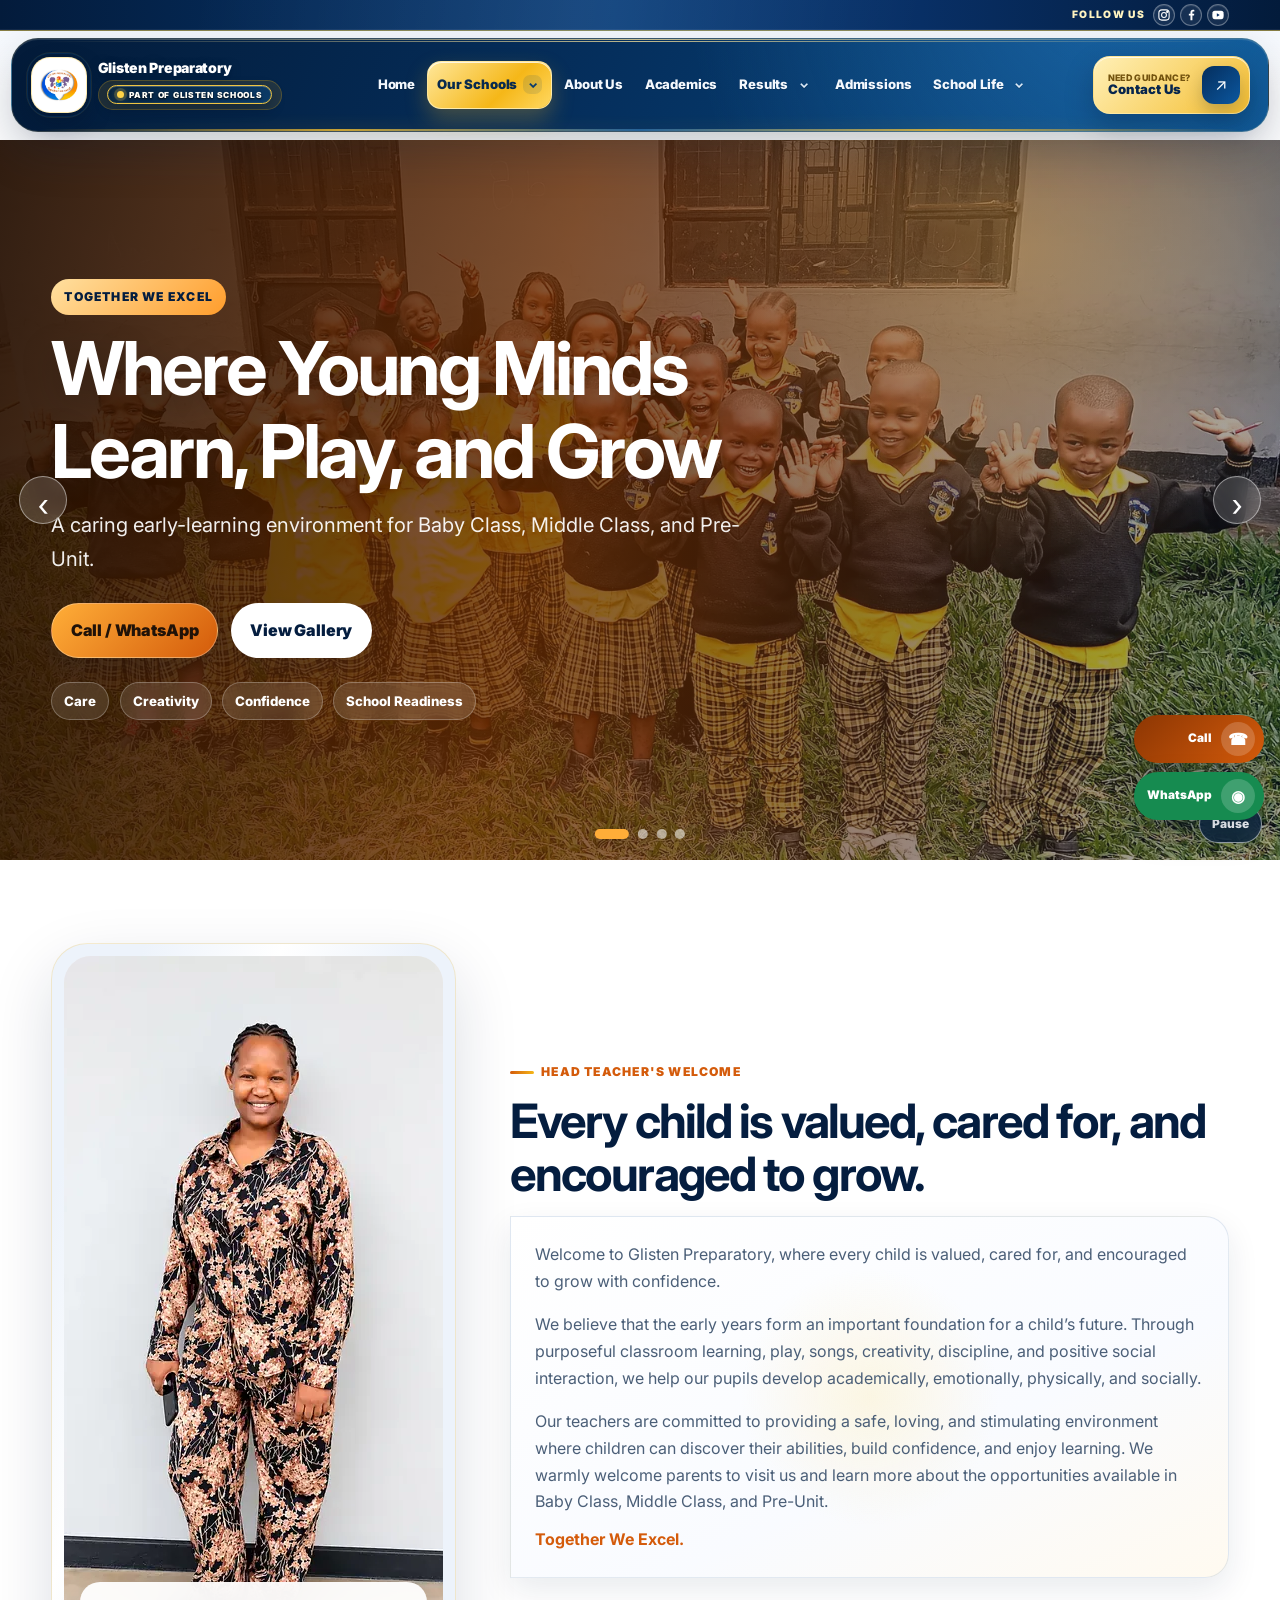
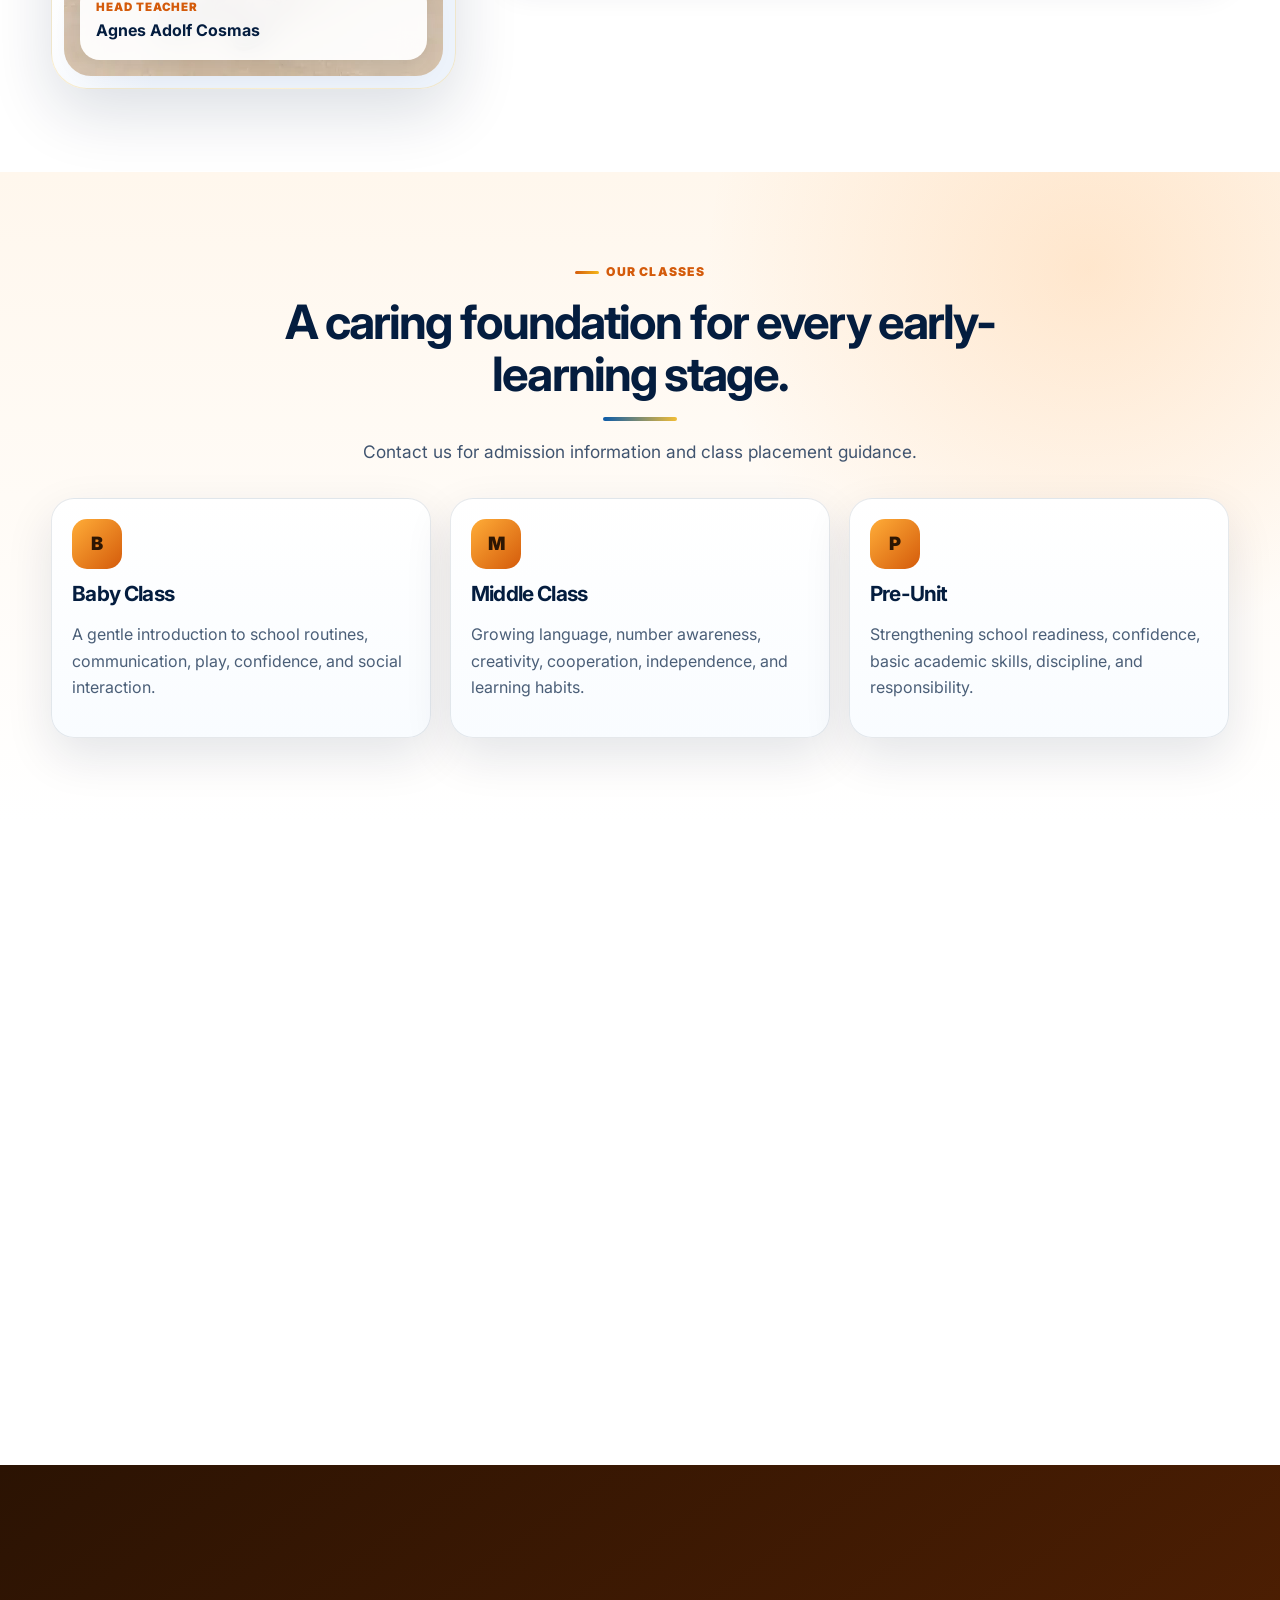
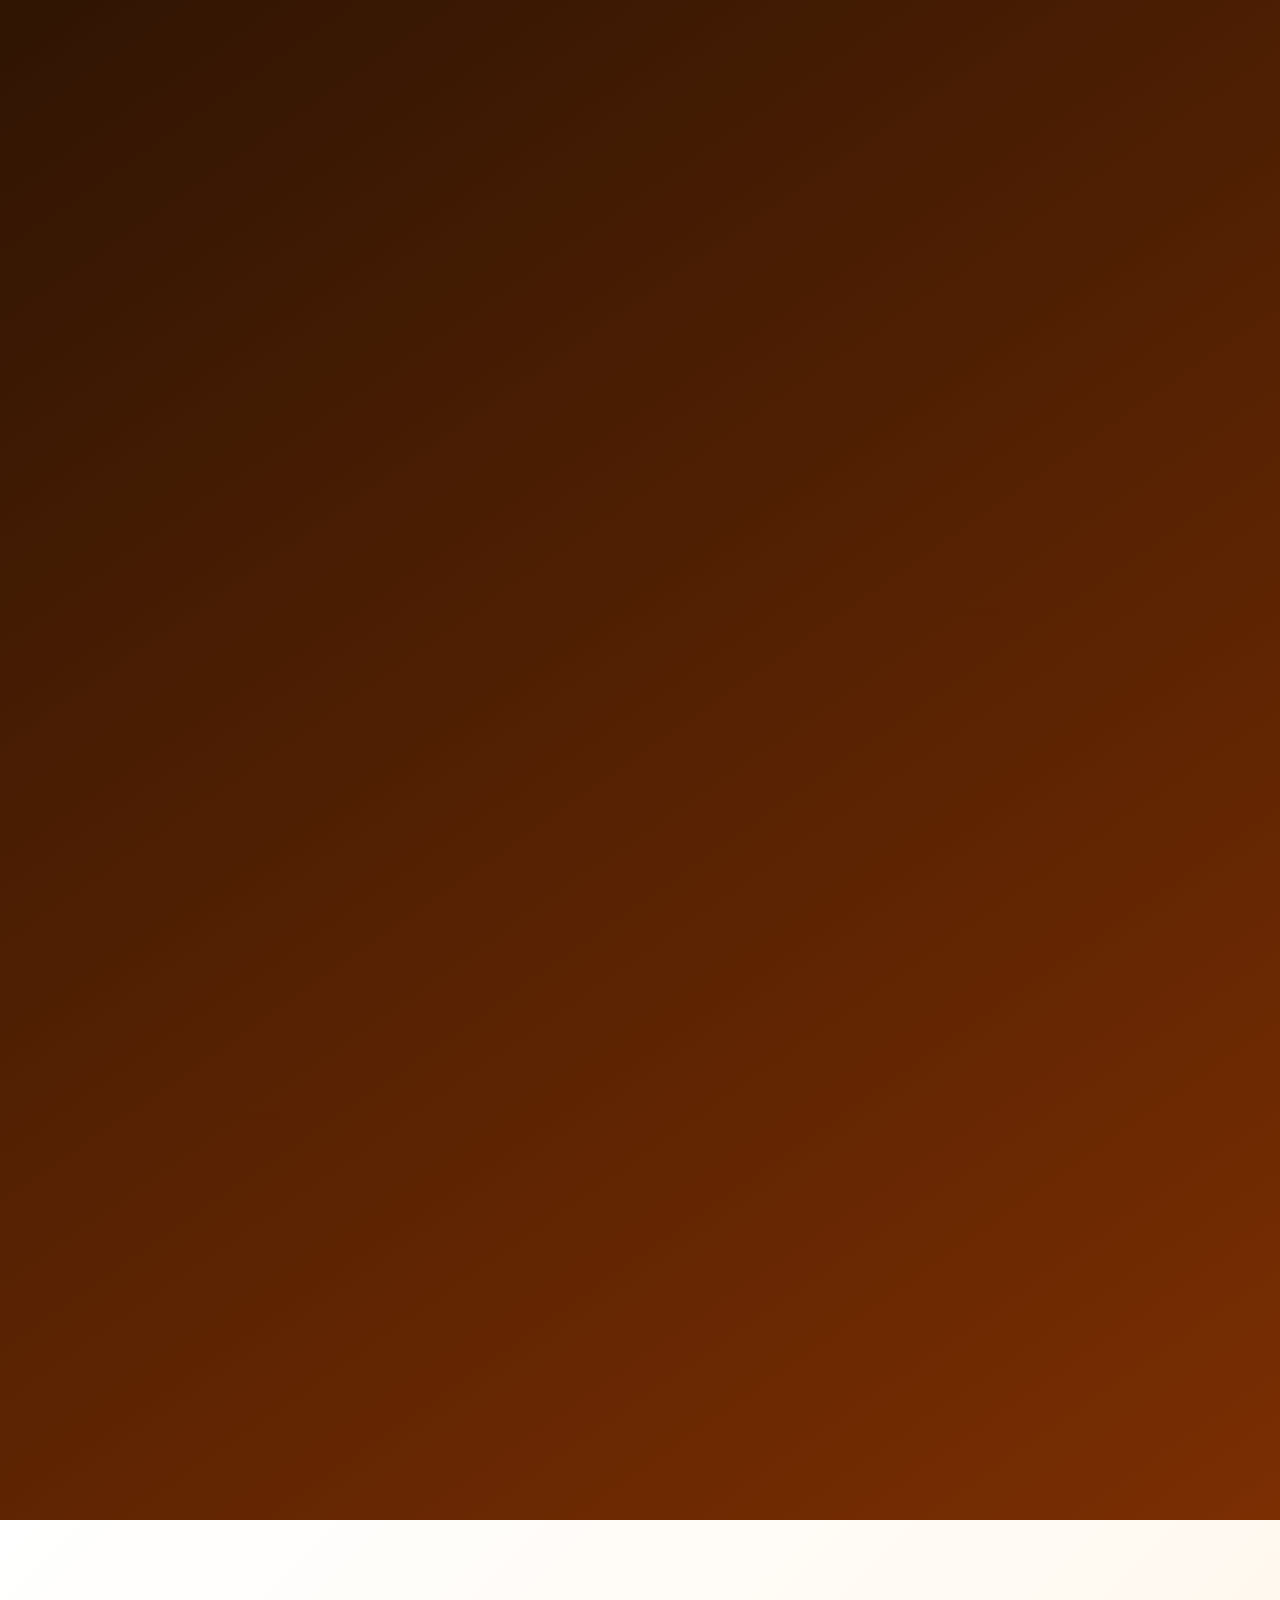
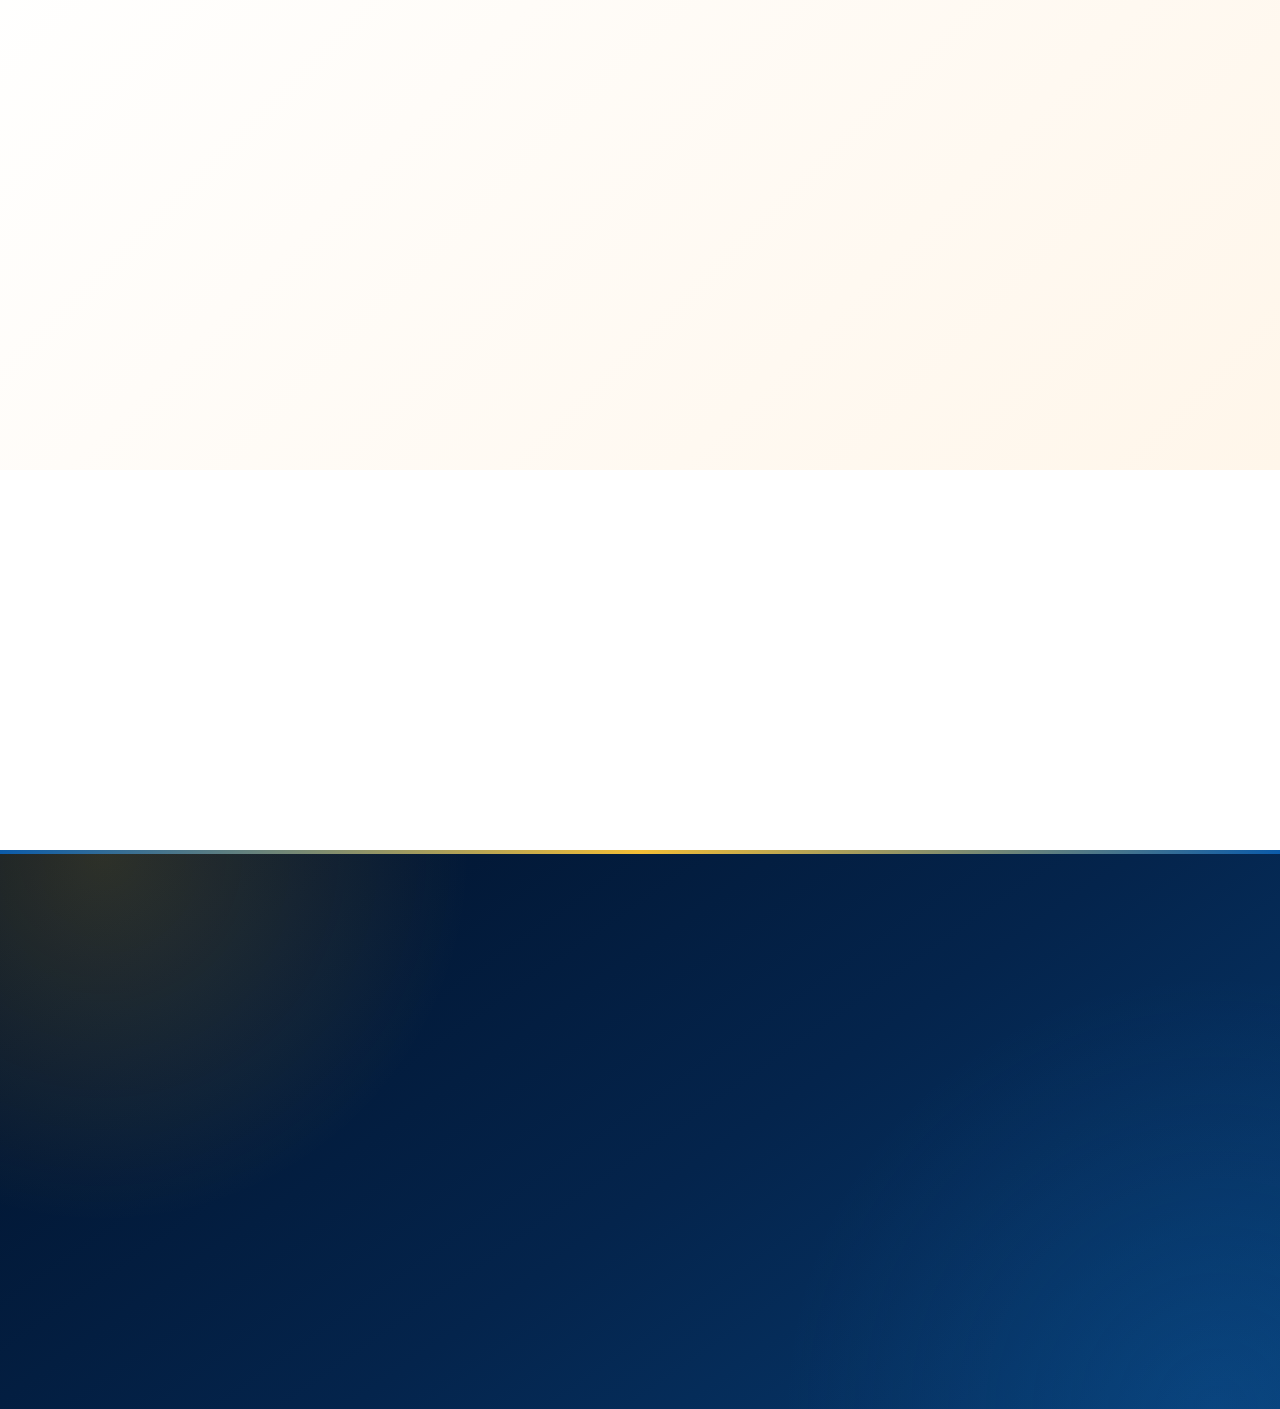
<file: glisten-preparatory.html>
<!DOCTYPE html>

<html lang="en">
<head>
<meta charset="utf-8"/>
<meta content="width=device-width, initial-scale=1.0" name="viewport"/>
<meta content="Glisten Preparatory in Mirerani for Baby Class, Middle Class, and Pre-Unit." name="description"/>
<meta content="#082f65" name="theme-color"/>
<title>Glisten Preparatory | Glisten Schools</title>
<script>document.documentElement.classList.add('js')</script>
<link href="assets/images/preparatory/logo-preparatory.png" rel="icon"/>
<link href="https://fonts.googleapis.com" rel="preconnect"/>
<link crossorigin="" href="https://fonts.gstatic.com" rel="preconnect"/>
<link href="https://fonts.googleapis.com/css2?family=Inter:wght@400;500;600;700;800;900&amp;display=swap" rel="stylesheet"/>
<link href="css/glisten-site.css" rel="stylesheet"/>
</head>
<body class="preparatory-page">
<a class="skip-link" href="#main-content">Skip to main content</a>
<div data-brand="preparatory" data-site-header=""></div>
<main id="main-content">
<section aria-label="Glisten Preparatory introduction" class="prep-hero">
<div class="prep-slider" data-slider="">
<div class="prep-slide active" data-bg="assets/images/preparatory/pupils-joyful.webp" data-bg-mobile="assets/images/preparatory/mobile/pupils-joyful.webp"></div>
<div class="prep-slide" data-bg="assets/images/preparatory/pupils-group.webp" data-bg-mobile="assets/images/preparatory/mobile/pupils-group.webp"></div>
<div class="prep-slide" data-bg="assets/images/preparatory/trampoline-wide.webp" data-bg-mobile="assets/images/preparatory/mobile/trampoline-wide.webp"></div>
<div class="prep-slide" data-bg="assets/images/preparatory/trampoline-close.webp" data-bg-mobile="assets/images/preparatory/mobile/trampoline-close.webp"></div>
<div class="prep-slider-overlay"></div>
<div class="container prep-hero-content">
<div class="reveal"><span class="eyebrow prep-eyebrow">Together We Excel</span><h1>Where Young Minds Learn, Play, and Grow</h1><p class="hero-lead">A caring early-learning environment for Baby Class, Middle Class, and Pre-Unit.</p><div class="hero-actions"><a class="btn btn-prep" href="#prep-contact">Call / WhatsApp</a><a class="btn btn-white" href="#prep-gallery">View Gallery</a></div><div class="trust-row"><span>Care</span><span>Creativity</span><span>Confidence</span><span>School Readiness</span></div></div>
</div>
<button aria-label="Previous image" class="slider-arrow prev" type="button">‹</button><button aria-label="Next image" class="slider-arrow next" type="button">›</button>
<div aria-label="Select slider image" class="slider-dots"></div>
</div>
</section>
<section class="section-pad"><div class="container split headteacher-section"><div class="portrait-frame reveal"><img alt="Agnes Adolf Cosmas, Head Teacher of Glisten Preparatory" data-full-src="assets/images/preparatory/agnes-adolf-cosmas.webp" decoding="async" height="720" loading="lazy" sizes="(max-width: 640px) 92vw, (max-width: 1000px) 46vw, 720px" src="assets/images/thumbs/preparatory/agnes-adolf-cosmas.webp" srcset="assets/images/thumbs/mobile/preparatory/agnes-adolf-cosmas.webp 420w, assets/images/thumbs/preparatory/agnes-adolf-cosmas.webp 405w" width="405"/><div class="portrait-caption"><span>Head Teacher</span><strong>Agnes Adolf Cosmas</strong></div></div><div class="content-block reveal"><span class="section-kicker orange">Head Teacher's Welcome</span><h2>Every child is valued, cared for, and encouraged to grow.</h2><div class="welcome-message"><p>Welcome to Glisten Preparatory, where every child is valued, cared for, and encouraged to grow with confidence.</p><p>We believe that the early years form an important foundation for a child’s future. Through purposeful classroom learning, play, songs, creativity, discipline, and positive social interaction, we help our pupils develop academically, emotionally, physically, and socially.</p><p>Our teachers are committed to providing a safe, loving, and stimulating environment where children can discover their abilities, build confidence, and enjoy learning. We warmly welcome parents to visit us and learn more about the opportunities available in Baby Class, Middle Class, and Pre-Unit.</p><strong>Together We Excel.</strong></div></div></div></section>
<section class="section-pad prep-soft"><div class="container"><div class="section-head center reveal"><span class="section-kicker orange">Our Classes</span><h2>A caring foundation for every early-learning stage.</h2><p class="lead">Contact us for admission information and class placement guidance.</p></div><div class="prep-class-grid reveal-group"><article class="prep-class-card"><span class="class-symbol">B</span><h3>Baby Class</h3><p>A gentle introduction to school routines, communication, play, confidence, and social interaction.</p></article><article class="prep-class-card"><span class="class-symbol">M</span><h3>Middle Class</h3><p>Growing language, number awareness, creativity, cooperation, independence, and learning habits.</p></article><article class="prep-class-card"><span class="class-symbol">P</span><h3>Pre-Unit</h3><p>Strengthening school readiness, confidence, basic academic skills, discipline, and responsibility.</p></article></div></div></section>
<section class="section-pad"><div class="container"><div class="section-head center reveal"><span class="section-kicker orange">How Children Grow</span><h2>Learning with care, activity, confidence, and purpose.</h2><p class="lead">A balanced early-learning experience supports the whole child.</p></div><div class="grid grid-4 reveal-group"><article class="premium-card prep-accent"><div class="card-number">01</div><h3>Love, Safety &amp; Care</h3><p>A welcoming environment where children feel supported and valued.</p></article><article class="premium-card prep-accent"><div class="card-number">02</div><h3>Learning &amp; Discipline</h3><p>Purposeful activities and routines that build confidence and school readiness.</p></article><article class="premium-card prep-accent"><div class="card-number">03</div><h3>Creativity &amp; Play</h3><p>Games, songs, movement, imagination, and joyful discovery.</p></article><article class="premium-card prep-accent"><div class="card-number">04</div><h3>Social Development</h3><p>Positive interaction, sharing, teamwork, communication, and responsibility.</p></article></div></div></section>
<section class="section-pad prep-gallery-section" id="prep-gallery"><div class="container"><div class="section-head reveal"><div><span class="section-kicker orange">Activities &amp; Gallery</span><h2>Learning, play, friendship, and joyful school moments.</h2><p class="lead">The images show the warm and active environment children experience at Glisten Preparatory.</p></div><a class="btn btn-prep" href="gallery.html">Open Main Gallery</a></div><div class="prep-photo-grid reveal-group"><a class="wide" data-caption="Joyful pupils at Glisten Preparatory" data-lightbox="gallery" href="assets/images/preparatory/pupils-joyful.webp"><img alt="Joyful pupils at Glisten Preparatory" data-full-src="assets/images/preparatory/pupils-joyful.webp" decoding="async" height="404" loading="lazy" sizes="(max-width: 640px) 92vw, (max-width: 1000px) 46vw, 720px" src="assets/images/thumbs/preparatory/pupils-joyful.webp" srcset="assets/images/thumbs/mobile/preparatory/pupils-joyful.webp 420w, assets/images/thumbs/preparatory/pupils-joyful.webp 720w" width="720"/></a><a data-caption="Pupils at Glisten Preparatory" data-lightbox="gallery" href="assets/images/preparatory/pupils-group.webp"><img alt="Pupils at Glisten Preparatory" data-full-src="assets/images/preparatory/pupils-group.webp" decoding="async" height="404" loading="lazy" sizes="(max-width: 640px) 92vw, (max-width: 1000px) 46vw, 720px" src="assets/images/thumbs/preparatory/pupils-group.webp" srcset="assets/images/thumbs/mobile/preparatory/pupils-group.webp 420w, assets/images/thumbs/preparatory/pupils-group.webp 720w" width="720"/></a><a data-caption="Outdoor play at Glisten Preparatory" data-lightbox="gallery" href="assets/images/preparatory/trampoline-wide.webp"><img alt="Outdoor play at Glisten Preparatory" data-full-src="assets/images/preparatory/trampoline-wide.webp" decoding="async" height="404" loading="lazy" sizes="(max-width: 640px) 92vw, (max-width: 1000px) 46vw, 720px" src="assets/images/thumbs/preparatory/trampoline-wide.webp" srcset="assets/images/thumbs/mobile/preparatory/trampoline-wide.webp 420w, assets/images/thumbs/preparatory/trampoline-wide.webp 720w" width="720"/></a><a class="wide" data-caption="Play and activity at Glisten Preparatory" data-lightbox="gallery" href="assets/images/preparatory/trampoline-close.webp"><img alt="Pupils enjoying play activity at Glisten Preparatory" data-full-src="assets/images/preparatory/trampoline-close.webp" decoding="async" height="404" loading="lazy" sizes="(max-width: 640px) 92vw, (max-width: 1000px) 46vw, 720px" src="assets/images/thumbs/preparatory/trampoline-close.webp" srcset="assets/images/thumbs/mobile/preparatory/trampoline-close.webp 420w, assets/images/thumbs/preparatory/trampoline-close.webp 720w" width="720"/></a></div></div></section>
<section class="section-pad pathway-section"><div class="container split"><div class="content-block reveal"><span class="section-kicker orange">The Glisten Learning Pathway</span><h2>Connected schools for different stages of growth.</h2><p class="lead">Glisten Preparatory and Glisten Pre and Primary School are both part of Glisten Schools, operating under the same ownership and serving children at different stages of their learning journey.</p><p>After Pre-Unit, families may consider applying for Standard One at Glisten Pre and Primary School through the normal admission process.</p><a class="text-link prep-link" href="index.html">Visit Glisten Pre and Primary School <span>→</span></a></div><div class="pathway-visual reveal"><div class="path-school prep"><img alt="" decoding="async" height="456" src="assets/images/preparatory/logo-preparatory.png" width="554"/><strong>Preparatory</strong><span>Baby • Middle • Pre-Unit</span></div><div class="path-arrow">→</div><div class="path-school main"><img alt="" decoding="async" height="700" src="assets/images/logo.png" width="644"/><strong>Pre &amp; Primary</strong><span>Standard One–Seven</span></div></div></div></section>
<section class="section-pad compact" id="prep-contact"><div class="container"><div class="prep-contact-panel reveal"><div><span class="mini-label">Contact us for admission information</span><h2>Call, WhatsApp, or visit Glisten Preparatory.</h2><p>Mirerani, approximately 2 km from Glisten Pre and Primary School.</p></div><div class="prep-contact-actions"><a href="tel:+255752742422"><span>Direct Call</span><strong>+255 752 742 422</strong></a><a href="https://wa.me/255752742422?text=Hello%20Glisten%20Preparatory%2C%20I%20would%20like%20to%20ask%20about%20admission." rel="noopener" target="_blank"><span>WhatsApp</span><strong>+255 752 742 422</strong></a><a href="mailto:glistenprep641@gmail.com"><span>Email</span><strong>glistenprep641@gmail.com</strong></a></div></div></div></section>
</main>
<div data-site-footer=""></div>
<a aria-label="Back to top" class="back-to-top" href="#top">↑</a>
<div aria-label="Glisten Preparatory quick contacts" class="floating-prep-contact">
<a aria-label="Call Glisten Preparatory" class="float-call" href="tel:+255752742422"><span>Call</span><strong>☎</strong></a>
<a aria-label="WhatsApp Glisten Preparatory" class="float-whatsapp" href="https://wa.me/255752742422?text=Hello%20Glisten%20Preparatory%2C%20I%20would%20like%20to%20ask%20about%20admission." rel="noopener" target="_blank"><span>WhatsApp</span><strong>◉</strong></a>
</div>
<script src="js/site-content.js"></script>
<script src="js/components.js"></script>
<script src="js/main.js"></script>
</body>
</html>
</file>
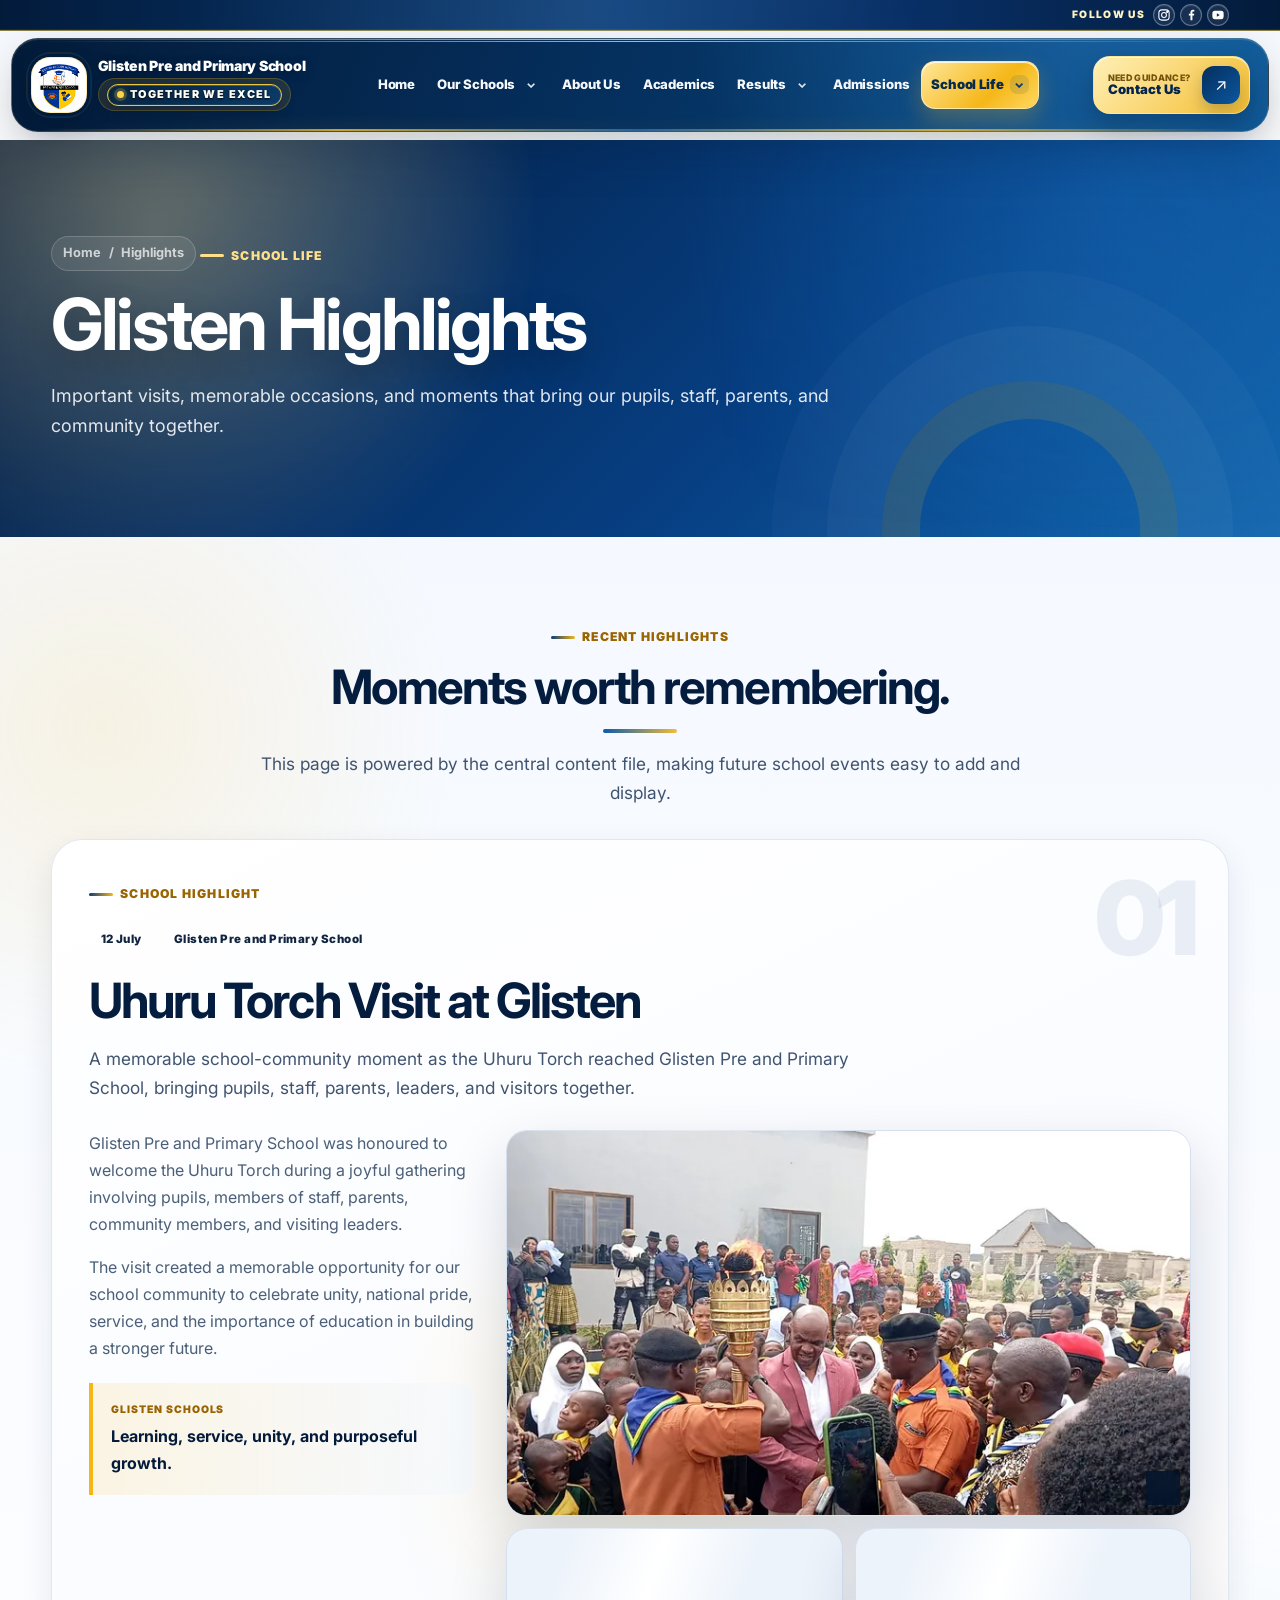
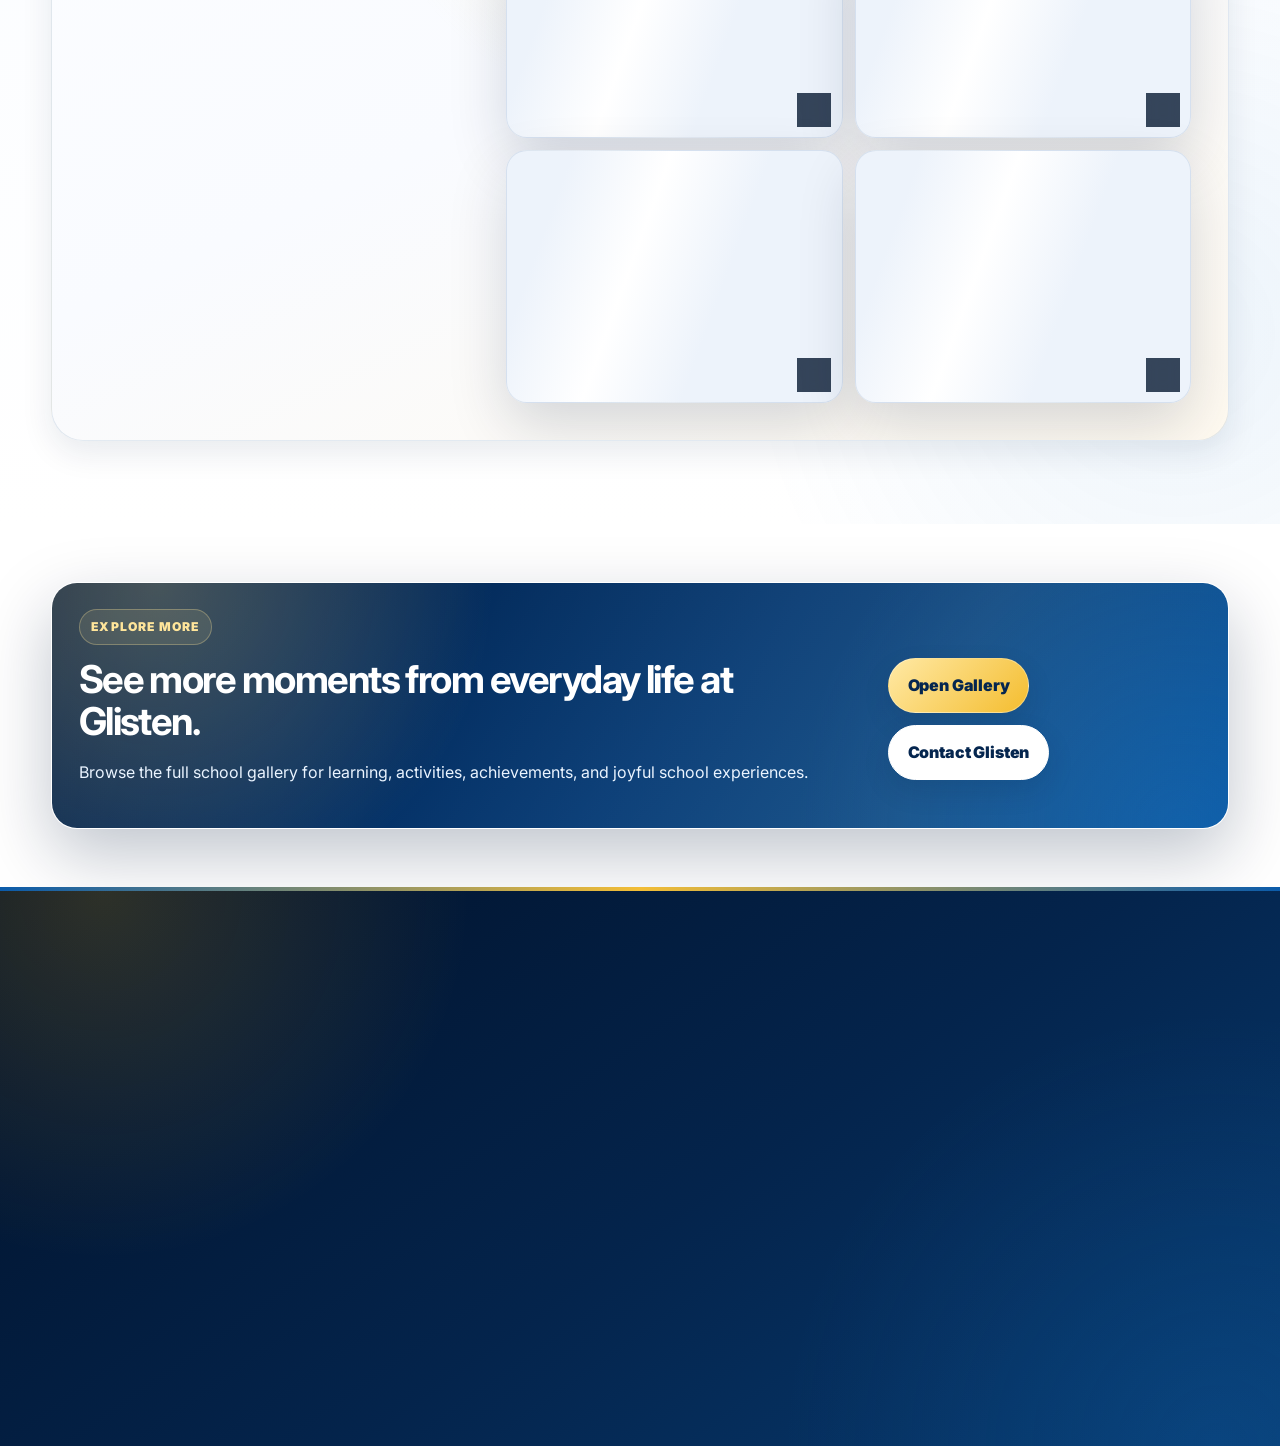
<file: highlights.html>
<!DOCTYPE html>

<html lang="en">
<head>
<meta charset="utf-8"/>
<meta content="width=device-width, initial-scale=1.0" name="viewport"/>
<meta content="Important visits, memorable events, and school highlights from Glisten Schools." name="description"/>
<meta content="#082f65" name="theme-color"/>
<title>Highlights | Glisten Schools</title>
<script>document.documentElement.classList.add('js')</script>
<link href="assets/images/logo.png" rel="icon"/>
<link href="https://fonts.googleapis.com" rel="preconnect"/>
<link crossorigin="" href="https://fonts.gstatic.com" rel="preconnect"/>
<link href="https://fonts.googleapis.com/css2?family=Inter:wght@400;500;600;700;800;900&amp;display=swap" rel="stylesheet"/>
<link href="css/glisten-site.css" rel="stylesheet"/>
</head>
<body>
<a class="skip-link" href="#main-content">Skip to main content</a>
<div data-brand="main" data-site-header=""></div>
<section class="page-hero">
<div class="container page-hero-inner">
<div class="breadcrumb"><a href="index.html">Home</a><span>/</span>Highlights</div>
<span class="section-kicker light">School Life</span>
<h1>Glisten Highlights</h1>
<p>Important visits, memorable occasions, and moments that bring our pupils, staff, parents, and community together.</p>
</div>
</section>
<main id="main-content">
<section class="section-pad section-soft">
<div class="container">
<div class="section-head center reveal">
<span class="section-kicker">Recent Highlights</span>
<h2>Moments worth remembering.</h2>
<p class="lead">This page is powered by the central content file, making future school events easy to add and display.</p>
</div>
<div class="highlights-shell" data-highlights-page=""></div>
</div>
</section>
<section class="section-pad compact">
<div class="container">
<div class="cta-panel reveal">
<div>
<span class="mini-label">Explore More</span>
<h2>See more moments from everyday life at Glisten.</h2>
<p>Browse the full school gallery for learning, activities, achievements, and joyful school experiences.</p>
</div>
<div class="action-row">
<a class="btn btn-gold" href="gallery.html">Open Gallery</a>
<a class="btn btn-white" href="contact.html">Contact Glisten</a>
</div>
</div>
</div>
</section>
</main>
<div data-site-footer=""></div>
<a aria-label="Back to top" class="back-to-top" href="#top">↑</a>
<script src="js/site-content.js"></script>
<script src="js/components.js"></script>
<script src="js/main.js"></script>
</body>
</html>
</file>
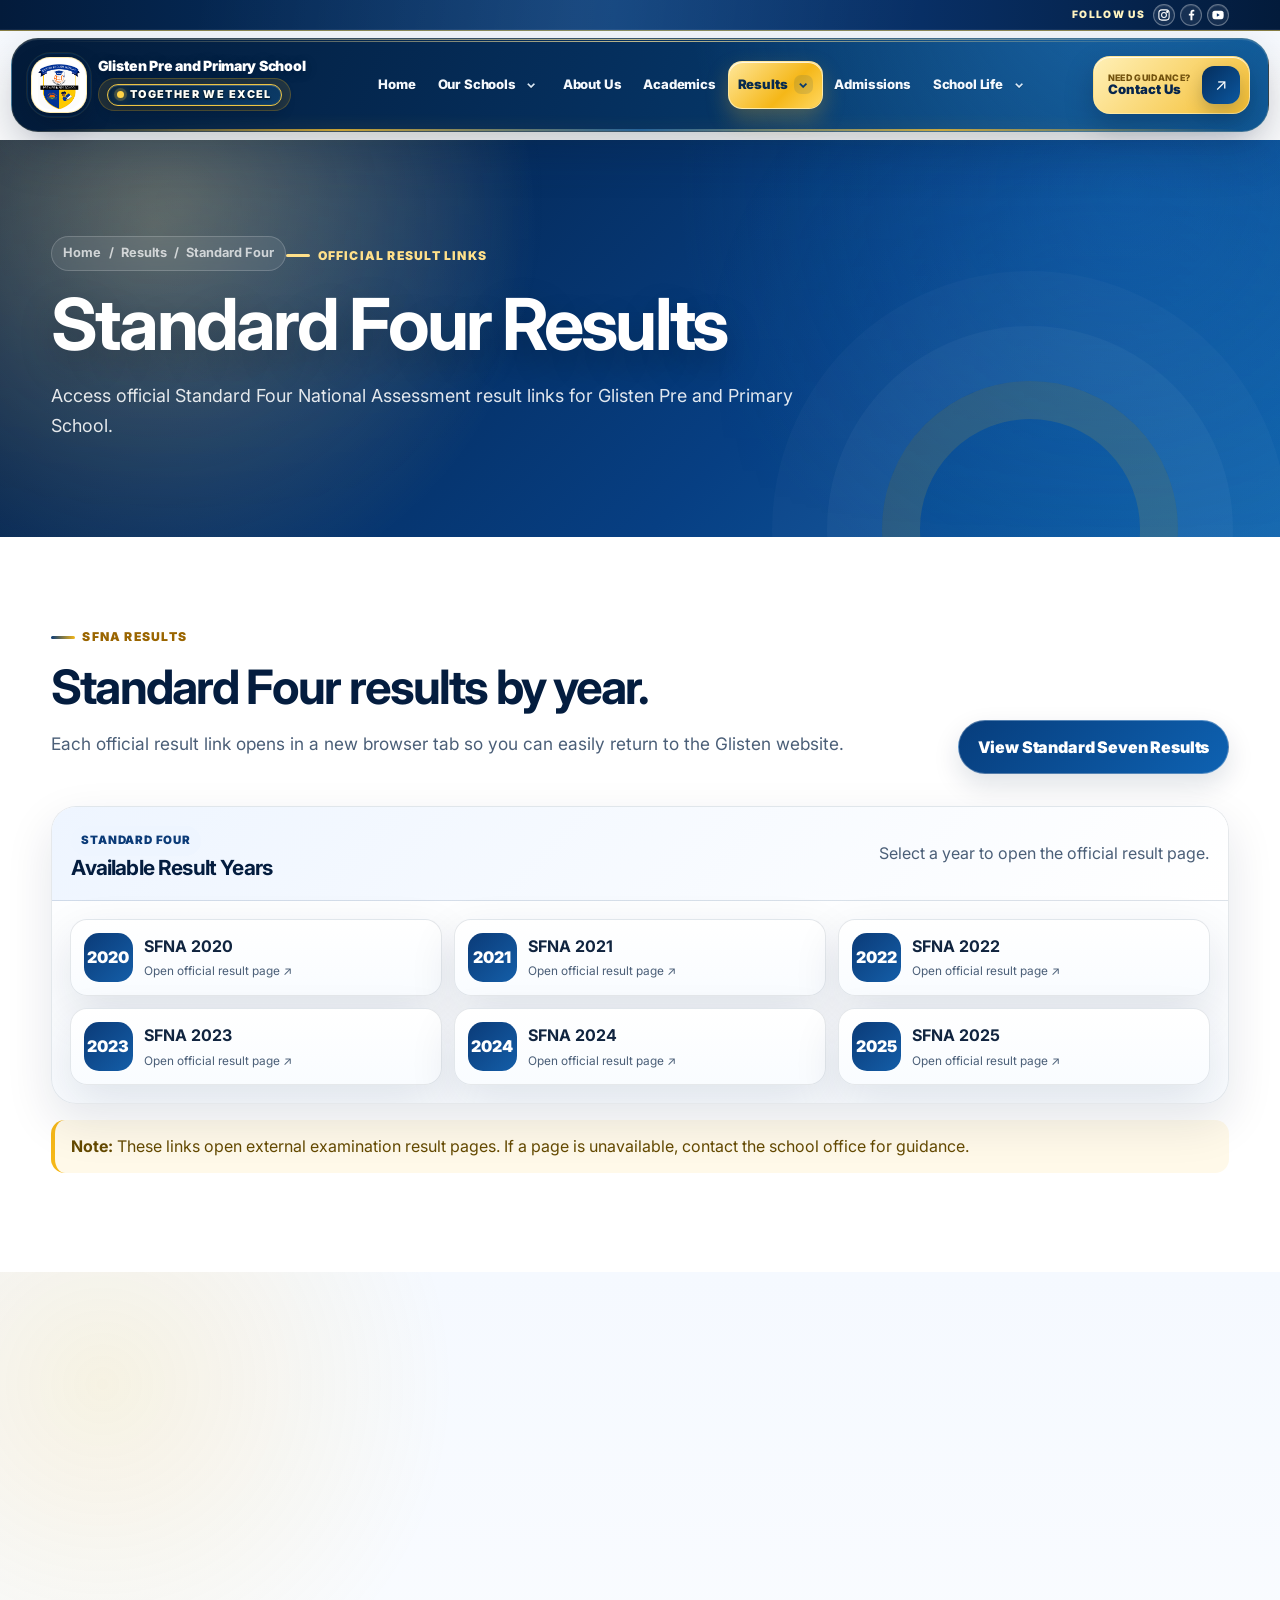
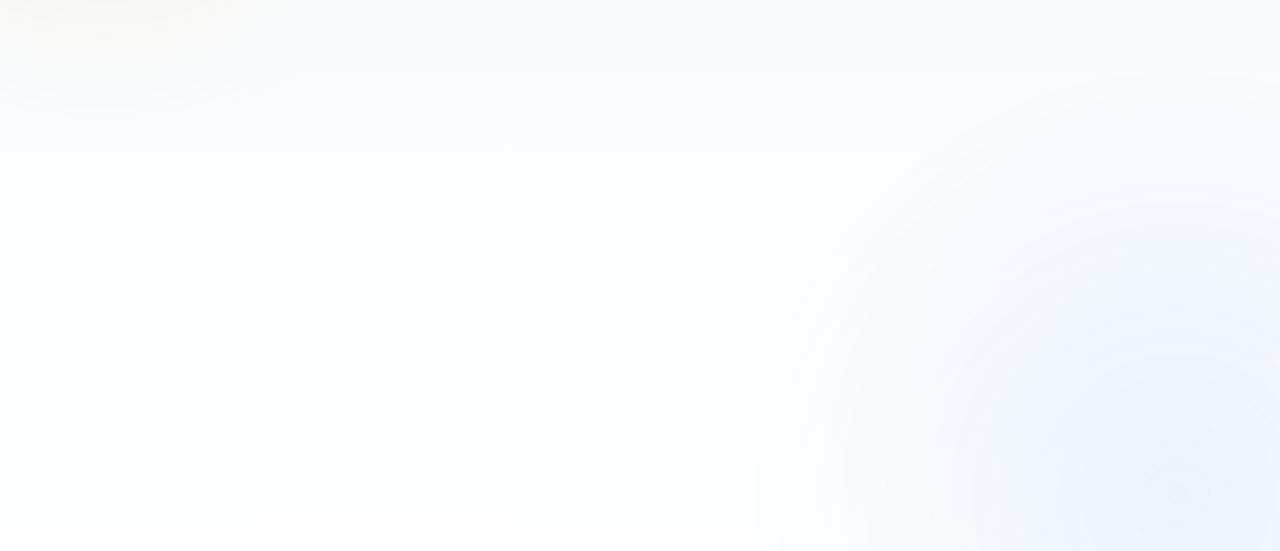
<file: results-standard-four.html>
<!DOCTYPE html>

<html lang="en">
<head>
<meta charset="utf-8"/>
<meta content="width=device-width, initial-scale=1.0" name="viewport"/>
<meta content="Official Standard Four National Assessment result links for Glisten Pre and Primary School." name="description"/>
<meta content="#082f65" name="theme-color"/>
<title>Standard Four Results | Glisten Pre and Primary School</title>
<script>document.documentElement.classList.add('js')</script>
<link href="assets/images/logo.png" rel="icon"/>
<link href="https://fonts.googleapis.com" rel="preconnect"/>
<link crossorigin="" href="https://fonts.gstatic.com" rel="preconnect"/>
<link href="https://fonts.googleapis.com/css2?family=Inter:wght@400;500;600;700;800;900&amp;display=swap" rel="stylesheet"/>
<link href="css/glisten-site.css" rel="stylesheet"/>
</head>
<body>
<a class="skip-link" href="#main-content">Skip to main content</a>
<div data-brand="main" data-site-header=""></div>
<section class="page-hero"><div class="container page-hero-inner"><div class="breadcrumb"><a href="index.html">Home</a><span>/</span>Results<span>/</span>Standard Four</div><span class="section-kicker light">Official Result Links</span><h1>Standard Four Results</h1><p>Access official Standard Four National Assessment result links for Glisten Pre and Primary School.</p></div></section>
<main id="main-content">
<section class="section-pad"><div class="container"><div class="section-head reveal"><div><span class="section-kicker">SFNA Results</span><h2>Standard Four results by year.</h2><p class="lead">Each official result link opens in a new browser tab so you can easily return to the Glisten website.</p></div><a class="btn btn-blue" href="results-standard-seven.html">View Standard Seven Results</a></div><div class="results-card reveal"><div class="results-card-head"><div><span class="school-tag">Standard Four</span><h3>Available Result Years</h3></div><p>Select a year to open the official result page.</p></div><div class="result-links"><a class="result-year-link" href="https://maktaba.tetea.org/exam-results/SFNA2020/ps2105090.htm" rel="noopener" target="_blank"><span>2020</span><div><strong>SFNA 2020</strong><small>Open official result page ↗</small></div></a><a class="result-year-link" href="https://maktaba.tetea.org/exam-results/SFNA2021/ps2105090.htm" rel="noopener" target="_blank"><span>2021</span><div><strong>SFNA 2021</strong><small>Open official result page ↗</small></div></a><a class="result-year-link" href="https://onlinesys.necta.go.tz/results/2022/sfna/results/ps2105090.htm" rel="noopener" target="_blank"><span>2022</span><div><strong>SFNA 2022</strong><small>Open official result page ↗</small></div></a><a class="result-year-link" href="https://maktaba.tetea.org/exam-results/SFNA2023/ps2105090.htm" rel="noopener" target="_blank"><span>2023</span><div><strong>SFNA 2023</strong><small>Open official result page ↗</small></div></a><a class="result-year-link" href="https://onlinesys.necta.go.tz/results/2024/sfna/results/ps2105090.htm" rel="noopener" target="_blank"><span>2024</span><div><strong>SFNA 2024</strong><small>Open official result page ↗</small></div></a><a class="result-year-link" href="https://onlinesys.necta.go.tz/results/2025/sfna/results/ps2105090.htm" rel="noopener" target="_blank"><span>2025</span><div><strong>SFNA 2025</strong><small>Open official result page ↗</small></div></a></div></div><p class="notice-card"><strong>Note:</strong> These links open external examination result pages. If a page is unavailable, contact the school office for guidance.</p></div></section>
<section class="section-pad compact section-soft"><div class="container"><div class="cta-panel reveal"><div><span class="mini-label">Need guidance?</span><h2>Contact the school office.</h2><p>Parents may contact the school office for help with official result information.</p></div><div class="action-row"><a class="btn btn-gold" href="tel:+255679500905">Call School Office</a><a class="btn btn-white" href="contact.html">Contact Us</a></div></div></div></section>
</main>
<div data-site-footer=""></div>
<a aria-label="Back to top" class="back-to-top" href="#top">↑</a>
<script src="js/site-content.js"></script>
<script src="js/components.js"></script>
<script src="js/main.js"></script>
</body>
</html>
</file>
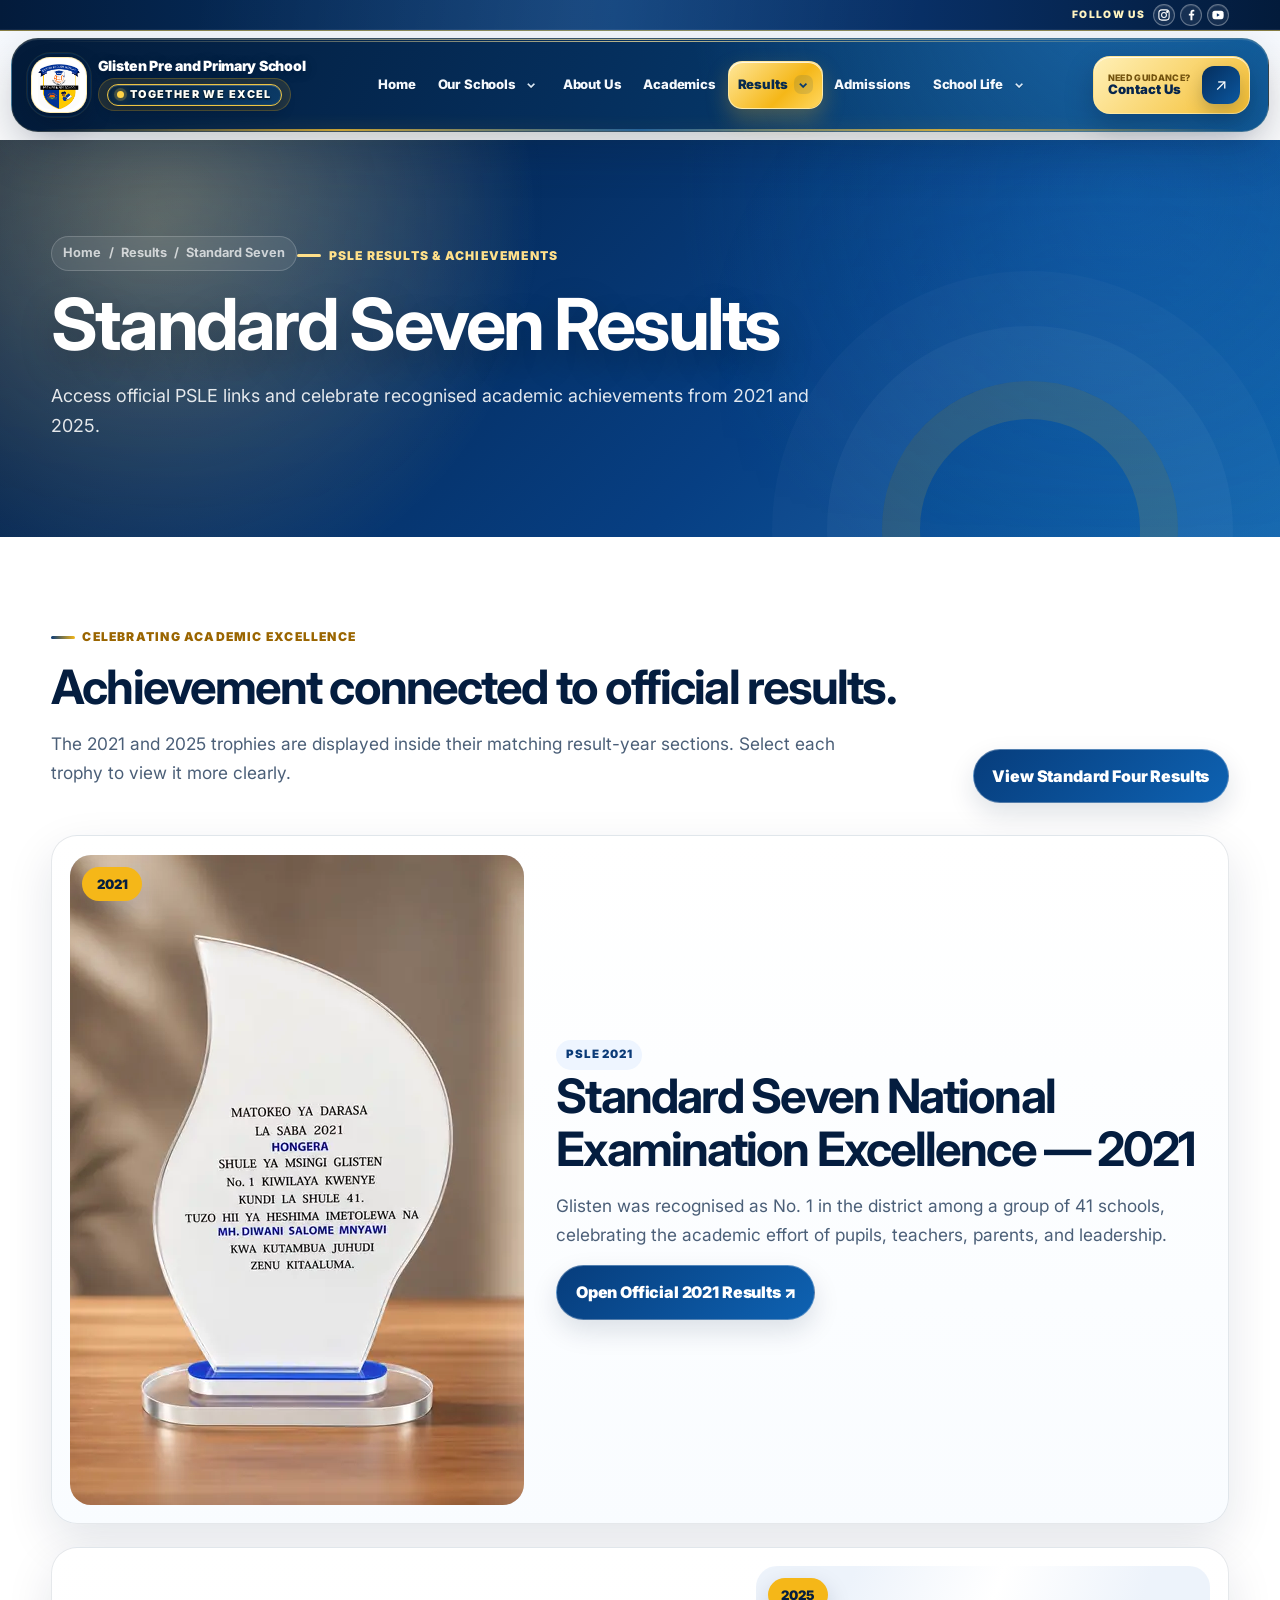
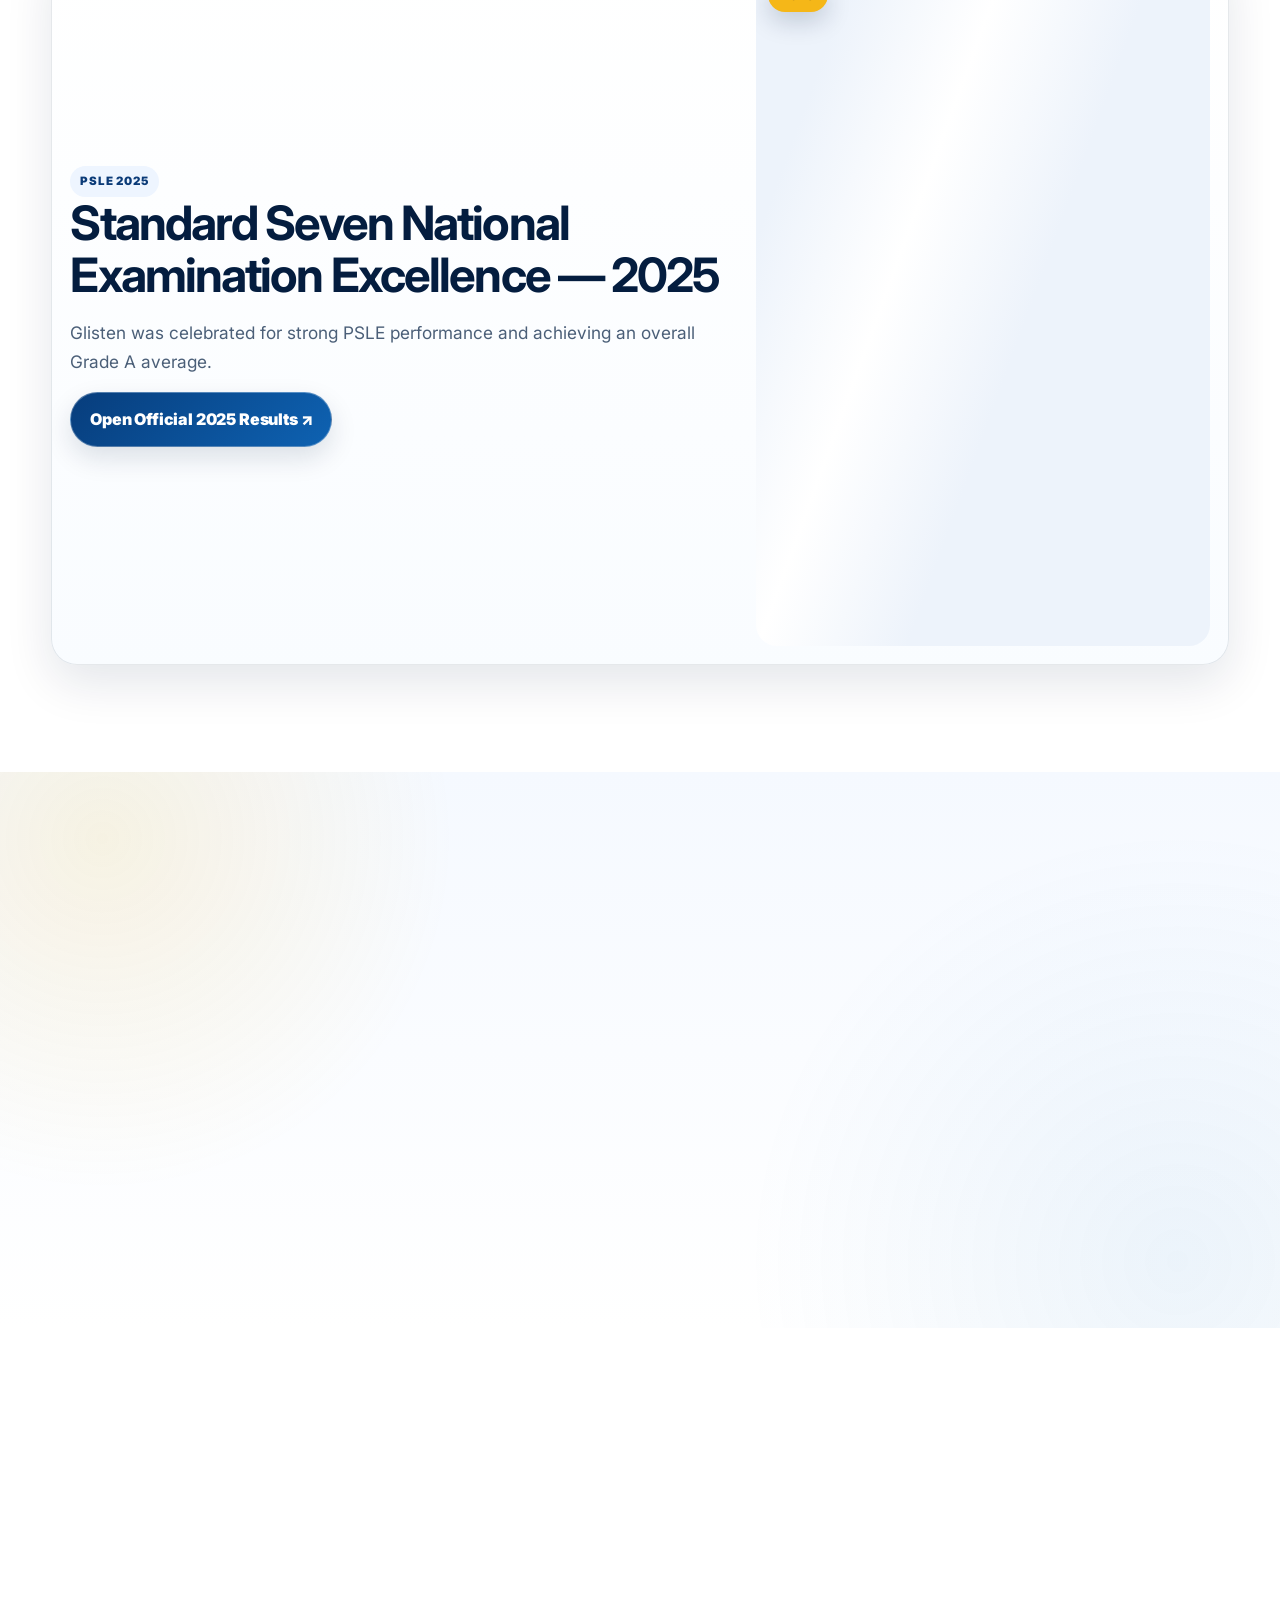
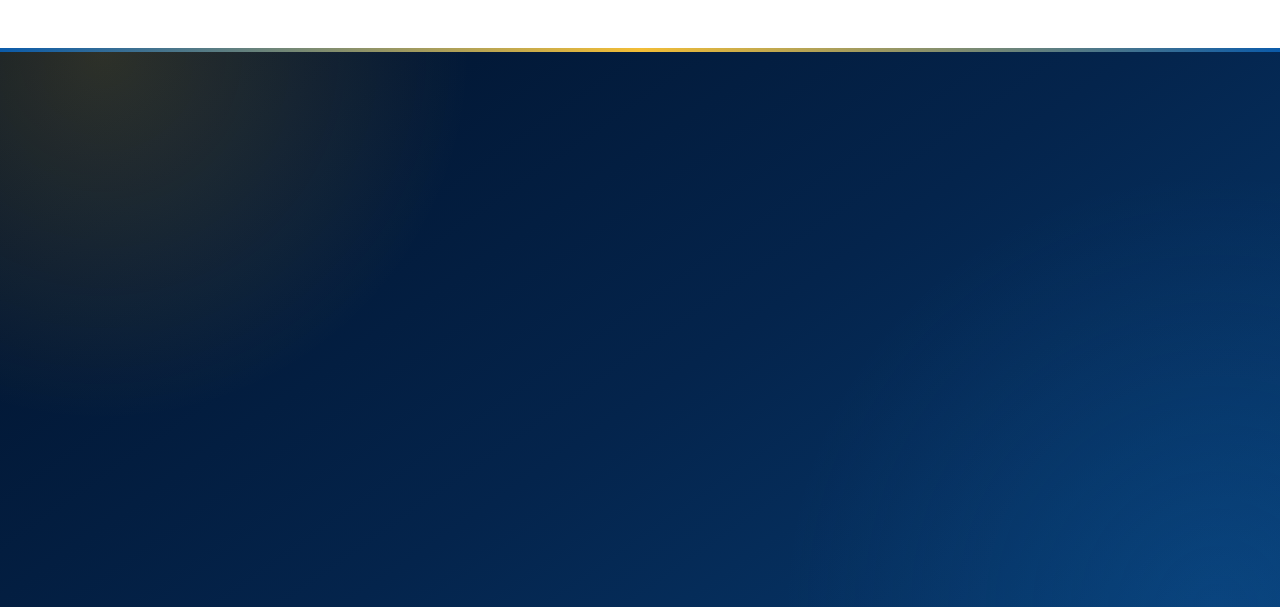
<file: results-standard-seven.html>
<!DOCTYPE html>

<html lang="en">
<head>
<meta charset="utf-8"/>
<meta content="width=device-width, initial-scale=1.0" name="viewport"/>
<meta content="Official PSLE links and academic achievement trophies for Glisten Pre and Primary School." name="description"/>
<meta content="#082f65" name="theme-color"/>
<title>Standard Seven Results &amp; Achievements | Glisten Pre and Primary School</title>
<script>document.documentElement.classList.add('js')</script>
<link href="assets/images/logo.png" rel="icon"/>
<link href="https://fonts.googleapis.com" rel="preconnect"/>
<link crossorigin="" href="https://fonts.gstatic.com" rel="preconnect"/>
<link href="https://fonts.googleapis.com/css2?family=Inter:wght@400;500;600;700;800;900&amp;display=swap" rel="stylesheet"/>
<link href="css/glisten-site.css" rel="stylesheet"/>
</head>
<body>
<a class="skip-link" href="#main-content">Skip to main content</a>
<div data-brand="main" data-site-header=""></div>
<section class="page-hero"><div class="container page-hero-inner"><div class="breadcrumb"><a href="index.html">Home</a><span>/</span>Results<span>/</span>Standard Seven</div><span class="section-kicker light">PSLE Results &amp; Achievements</span><h1>Standard Seven Results</h1><p>Access official PSLE links and celebrate recognised academic achievements from 2021 and 2025.</p></div></section>
<main id="main-content">
<section class="section-pad"><div class="container"><div class="section-head reveal"><div><span class="section-kicker">Celebrating Academic Excellence</span><h2>Achievement connected to official results.</h2><p class="lead">The 2021 and 2025 trophies are displayed inside their matching result-year sections. Select each trophy to view it more clearly.</p></div><a class="btn btn-blue" href="results-standard-four.html">View Standard Four Results</a></div>
<article class="featured-result-year reveal" id="psle-2021"><div class="featured-result-image"><span class="year-badge">2021</span><a data-caption="2021 — Standard Seven National Examination Excellence. Recognised as No. 1 in the district among 41 schools." data-lightbox="trophy" href="assets/images/trophies/standard-seven-2021.webp"><img alt="2021 Standard Seven National Examination achievement trophy" data-full-src="assets/images/trophies/standard-seven-2021.webp" decoding="async" height="650" loading="lazy" sizes="(max-width: 640px) 92vw, (max-width: 1000px) 46vw, 720px" src="assets/images/thumbs/trophies/standard-seven-2021.webp" srcset="assets/images/thumbs/mobile/trophies/standard-seven-2021.webp 420w, assets/images/thumbs/trophies/standard-seven-2021.webp 520w" width="520"/></a></div><div class="featured-result-copy"><span class="school-tag">PSLE 2021</span><h2>Standard Seven National Examination Excellence — 2021</h2><p class="lead">Glisten was recognised as No. 1 in the district among a group of 41 schools, celebrating the academic effort of pupils, teachers, parents, and leadership.</p><a class="btn btn-blue" href="https://maktaba.tetea.org/exam-results/PSLE2021/shl_ps2105090.htm" rel="noopener" target="_blank">Open Official 2021 Results ↗</a></div></article>
<article class="featured-result-year reverse reveal" id="psle-2025"><div class="featured-result-image"><span class="year-badge">2025</span><a data-caption="2025 — Standard Seven National Examination Excellence. Celebrated for achieving an overall Grade A average in PSLE 2025." data-lightbox="trophy" href="assets/images/trophies/standard-seven-2025.webp"><img alt="2025 Standard Seven National Examination achievement trophy" data-full-src="assets/images/trophies/standard-seven-2025.webp" decoding="async" height="680" loading="lazy" sizes="(max-width: 640px) 92vw, (max-width: 1000px) 46vw, 720px" src="assets/images/thumbs/trophies/standard-seven-2025.webp" srcset="assets/images/thumbs/mobile/trophies/standard-seven-2025.webp 420w, assets/images/thumbs/trophies/standard-seven-2025.webp 510w" width="510"/></a></div><div class="featured-result-copy"><span class="school-tag">PSLE 2025</span><h2>Standard Seven National Examination Excellence — 2025</h2><p class="lead">Glisten was celebrated for strong PSLE performance and achieving an overall Grade A average.</p><a class="btn btn-blue" href="https://onlinesys.necta.go.tz/results/2025/psle/results/shl_ps2105090.htm" rel="noopener" target="_blank">Open Official 2025 Results ↗</a></div></article>
</div></section>
<section class="section-pad section-soft"><div class="container"><div class="section-head center reveal"><span class="section-kicker">More Official Results</span><h2>Standard Seven results by year.</h2><p class="lead">The links below open official examination result pages in a new tab.</p></div><div class="results-card reveal"><div class="result-links three-columns"><a class="result-year-link" href="https://onlinesys.necta.go.tz/results/2022/psle/results/shl_ps2105090.htm" rel="noopener" target="_blank"><span>2022</span><div><strong>PSLE 2022</strong><small>Open official result page ↗</small></div></a><a class="result-year-link" href="https://onlinesys.necta.go.tz/results/2023/psle/results/shl_ps2105090.htm" rel="noopener" target="_blank"><span>2023</span><div><strong>PSLE 2023</strong><small>Open official result page ↗</small></div></a><a class="result-year-link" href="https://onlinesys.necta.go.tz/results/2024/psle/results/shl_ps2105090.htm" rel="noopener" target="_blank"><span>2024</span><div><strong>PSLE 2024</strong><small>Open official result page ↗</small></div></a></div></div><p class="notice-card"><strong>Note:</strong> If an external result page is unavailable, contact the school office for guidance.</p></div></section>
<section class="section-pad compact"><div class="container"><div class="cta-panel reveal"><div><span class="mini-label">Need guidance?</span><h2>Contact the school office.</h2><p>Parents may contact the school office for help with official result information.</p></div><div class="action-row"><a class="btn btn-gold" href="tel:+255679500905">Call School Office</a><a class="btn btn-white" href="contact.html">Contact Us</a></div></div></div></section>
</main>
<div data-site-footer=""></div>
<a aria-label="Back to top" class="back-to-top" href="#top">↑</a>
<script src="js/site-content.js"></script>
<script src="js/components.js"></script>
<script src="js/main.js"></script>
</body>
</html>
</file>
<file: css/glisten-site.css>
/* ===== Legacy source: style.css ===== */

:root{
  --blue:#0b3b78;--blue-2:#145ea8;--blue-3:#1b73c5;--blue-dark:#041d3f;--blue-deep:#02142e;
  --gold:#f5b718;--gold-light:#ffe08a;--orange:#d45b0b;--orange-2:#ff8a18;--orange-soft:#fff4e8;
  --green:#168b50;--white:#fff;--ink:#132238;--muted:#586a82;--line:rgba(10,52,105,.14);
  --soft:#f5f9ff;--soft-2:#eef5ff;--shadow:0 24px 70px rgba(3,29,63,.15);--shadow-soft:0 14px 40px rgba(3,29,63,.10);
  --radius:28px;--radius-sm:20px;--max:1200px;--header-h:86px;
}
*{box-sizing:border-box}
html{scroll-behavior:smooth;scroll-padding-top:100px}
body{margin:0;font-family:Inter,"Segoe UI",Arial,sans-serif;color:var(--ink);background:#fff;line-height:1.68;overflow-x:hidden;-webkit-font-smoothing:antialiased}
img{max-width:100%;display:block}a{color:inherit;text-decoration:none}button,input{font:inherit}p{margin:0 0 1rem}.container{width:min(92%,var(--max));margin-inline:auto}
.skip-link{position:fixed;left:1rem;top:-5rem;z-index:1000;background:var(--gold);color:var(--blue-dark);padding:.75rem 1rem;border-radius:12px;font-weight:900;transition:top .2s}.skip-link:focus{top:1rem}
:focus-visible{outline:3px solid var(--gold);outline-offset:4px;border-radius:8px}
.site-header{position:sticky;top:0;z-index:100;background:#fff;transition:box-shadow .25s ease}
.site-header.scrolled{box-shadow:0 14px 38px rgba(3,29,63,.12)}
.navbar{background:rgba(255,255,255,.96);backdrop-filter:blur(18px);border-bottom:1px solid var(--line)}
.nav-wrap{min-height:var(--header-h);display:flex;align-items:center;justify-content:space-between;gap:1.25rem;transition:min-height .25s ease}
.site-header.scrolled .nav-wrap{min-height:74px}
.brand{display:flex;align-items:center;gap:.8rem;min-width:265px}.brand-logo-wrap{display:grid;place-items:center;width:60px;height:60px;border-radius:18px;background:#fff;border:1px solid rgba(245,183,24,.42);box-shadow:0 10px 26px rgba(3,29,63,.10);overflow:hidden;transition:transform .25s ease,box-shadow .25s ease}.brand:hover .brand-logo-wrap{transform:rotate(-2deg) translateY(-2px);box-shadow:0 16px 34px rgba(3,29,63,.16)}.logo{width:100%;height:100%;object-fit:contain;padding:6px}.brand-text strong{display:block;color:var(--blue-dark);font-size:.97rem;line-height:1.15;letter-spacing:-.02em}.brand-text span{display:block;margin-top:.15rem;color:#9a6500;font-weight:900;font-size:.72rem;text-transform:uppercase;letter-spacing:.095em}.brand-preparatory .brand-text span{color:var(--orange)}
.nav-menu{display:flex;align-items:center;justify-content:flex-end;gap:.18rem;padding:0;margin:0;list-style:none}.nav-menu>li{position:relative}.nav-menu>li>a,.nav-parent{display:flex;align-items:center;gap:.35rem;padding:.68rem .78rem;border:0;border-radius:999px;background:transparent;color:var(--blue-dark);font-size:.88rem;font-weight:800;cursor:pointer;white-space:nowrap;transition:background .2s ease,color .2s ease,transform .2s ease,box-shadow .2s ease}.nav-menu>li>a:hover,.nav-parent:hover,.nav-menu>li>a.active,.nav-parent.active{background:rgba(245,183,24,.18);transform:translateY(-1px)}.nav-menu .nav-contact{background:var(--blue);color:#fff;padding-inline:1rem;box-shadow:0 10px 24px rgba(11,59,120,.20)}.nav-menu .nav-contact:hover,.nav-menu .nav-contact.active{background:var(--gold);color:var(--blue-dark);box-shadow:0 14px 30px rgba(245,183,24,.24)}
.dropdown-caret{font-size:.85rem;transition:transform .2s ease}.nav-dropdown.open>.nav-parent .dropdown-caret,.nav-dropdown:hover>.nav-parent .dropdown-caret,.nav-dropdown:focus-within>.nav-parent .dropdown-caret{transform:rotate(180deg)}
.nav-dropdown{padding:.42rem 0}.nav-dropdown::after{content:"";position:absolute;left:0;right:0;top:76%;height:1.35rem}.dropdown-menu{position:absolute;top:calc(100% - .05rem);left:50%;z-index:20;width:340px;display:none;list-style:none;padding:.65rem;margin:0;background:rgba(255,255,255,.99);border:1px solid var(--line);border-radius:23px;box-shadow:0 28px 70px rgba(3,29,63,.22);transform:translateX(-50%) translateY(8px)}.dropdown-menu.compact-menu{width:300px}.nav-dropdown:hover>.dropdown-menu,.nav-dropdown:focus-within>.dropdown-menu,.nav-dropdown.open>.dropdown-menu{display:block;animation:dropIn .18s ease both}.dropdown-menu a{display:flex;align-items:center;gap:.72rem;padding:.85rem;border-radius:16px;color:var(--blue-dark);transition:background .2s ease,transform .2s ease}.dropdown-menu a:hover,.dropdown-menu a.active{background:linear-gradient(135deg,rgba(245,183,24,.18),rgba(20,94,168,.07));transform:translateX(3px)}.dropdown-menu strong{display:block;font-size:.88rem}.dropdown-menu small{display:block;margin-top:.1rem;color:var(--muted);font-size:.72rem;font-weight:600}.menu-dot{width:11px;height:11px;border-radius:50%;box-shadow:0 0 0 5px rgba(11,59,120,.08);flex:0 0 auto}.blue-dot{background:var(--blue)}.orange-dot{background:var(--orange);box-shadow:0 0 0 5px rgba(212,91,11,.10)}
@keyframes dropIn{from{opacity:0;transform:translateX(-50%) translateY(14px)}to{opacity:1;transform:translateX(-50%) translateY(8px)}}
.nav-toggle{display:none;width:48px;height:48px;border:0;border-radius:15px;background:var(--blue);cursor:pointer;padding:12px;box-shadow:0 10px 24px rgba(11,59,120,.18)}.nav-toggle span{display:block;width:24px;height:2px;margin:4px auto;border-radius:999px;background:#fff;transition:transform .2s ease,opacity .2s ease}.nav-toggle[aria-expanded="true"] span:nth-child(1){transform:translateY(6px) rotate(45deg)}.nav-toggle[aria-expanded="true"] span:nth-child(2){opacity:0}.nav-toggle[aria-expanded="true"] span:nth-child(3){transform:translateY(-6px) rotate(-45deg)}

h1,h2,h3{margin:0 0 1rem;line-height:1.11;letter-spacing:-.04em;color:var(--blue-dark)}h2{font-size:clamp(2rem,3.7vw,3.55rem)}h3{font-size:1.3rem}.lead{color:var(--muted);font-size:1.08rem;max-width:820px}.section-kicker,.mini-label,.eyebrow,.footer-kicker{display:inline-flex;align-items:center;gap:.45rem;margin-bottom:.8rem;color:#9a6500;text-transform:uppercase;letter-spacing:.1em;font-size:.76rem;font-weight:900}.section-kicker::before{content:"";width:24px;height:3px;border-radius:999px;background:linear-gradient(90deg,var(--blue),var(--gold))}.section-kicker.orange{color:var(--orange)}.section-kicker.orange::before{background:linear-gradient(90deg,var(--orange),var(--gold))}.section-kicker.light{color:var(--gold-light)}.section-kicker.light::before{background:var(--gold-light)}
.section-pad{position:relative;padding:6rem 0}.section-pad.compact{padding:4rem 0}.section-soft{background:radial-gradient(circle at 12% 10%,rgba(245,183,24,.11),transparent 22rem),linear-gradient(180deg,#f5f9ff 0%,#fff 100%)}.section-blue{color:#fff;background:radial-gradient(circle at 12% 10%,rgba(255,224,138,.25),transparent 23rem),linear-gradient(135deg,var(--blue-deep),var(--blue) 66%,var(--blue-2))}.section-blue h2,.section-blue h3{color:#fff}.section-blue p{color:rgba(255,255,255,.88)}.section-head{display:flex;justify-content:space-between;align-items:end;gap:2rem;margin-bottom:2.4rem}.section-head.center{display:block;max-width:850px;margin-inline:auto;text-align:center}.section-head.center .lead{margin-inline:auto}.split{display:grid;grid-template-columns:1.02fr .98fr;align-items:center;gap:3.4rem}.grid{display:grid;gap:1.2rem}.grid-2{grid-template-columns:repeat(2,minmax(0,1fr))}.grid-3{grid-template-columns:repeat(3,minmax(0,1fr))}.grid-4{grid-template-columns:repeat(4,minmax(0,1fr))}

.hero{position:relative;overflow:hidden;color:#fff}.hero-main{min-height:720px;display:flex;align-items:center;background:url('../assets/images/hero.webp') center/cover no-repeat}.hero-overlay{position:absolute;inset:0;background:radial-gradient(circle at 80% 14%,rgba(255,224,138,.30),transparent 28%),linear-gradient(106deg,rgba(2,20,46,.97) 0%,rgba(11,59,120,.88) 45%,rgba(11,59,120,.32) 100%)}.hero-main::after{content:"";position:absolute;left:-5%;right:-5%;bottom:-92px;height:180px;background:#fff;transform:rotate(-2.2deg)}.hero-grid{position:relative;z-index:2;display:grid;grid-template-columns:minmax(0,1fr) 340px;align-items:center;gap:3rem;padding:6rem 0 8rem}.hero-content{max-width:790px}.eyebrow{color:var(--blue-dark);background:linear-gradient(135deg,var(--gold-light),var(--gold));border-radius:999px;padding:.47rem .82rem}.hero h1,.prep-hero h1{color:#fff;font-size:clamp(2.7rem,5.8vw,5.7rem);max-width:900px;text-shadow:0 10px 34px rgba(0,0,0,.22)}.hero-lead{max-width:710px;color:rgba(255,255,255,.93);font-size:clamp(1.05rem,1.7vw,1.26rem)}.hero-actions,.action-row{display:flex;align-items:center;gap:.8rem;flex-wrap:wrap;margin-top:1.7rem}.btn{position:relative;isolation:isolate;overflow:hidden;display:inline-flex;align-items:center;justify-content:center;gap:.45rem;min-height:50px;padding:.9rem 1.28rem;border:2px solid transparent;border-radius:999px;font-weight:900;transition:transform .22s ease,box-shadow .22s ease,background .22s ease,color .22s ease,border-color .22s ease}.btn::after{content:"";position:absolute;inset:-2px;z-index:-1;background:linear-gradient(110deg,transparent 0 35%,rgba(255,255,255,.32) 48%,transparent 62%);transform:translateX(-130%);transition:transform .55s ease}.btn:hover::after{transform:translateX(130%)}.btn:hover{transform:translateY(-3px);box-shadow:0 16px 36px rgba(3,29,63,.22)}.btn-gold{background:linear-gradient(135deg,var(--gold-light),var(--gold));color:var(--blue-dark)}.btn-white{background:#fff;color:var(--blue-dark)}.btn-glass{background:rgba(255,255,255,.12);color:#fff;border-color:rgba(255,255,255,.48);backdrop-filter:blur(10px)}.btn-blue{background:linear-gradient(135deg,var(--blue),var(--blue-2));color:#fff}.btn-green{background:var(--green);color:#fff}.btn-prep{background:linear-gradient(135deg,#ffae38,var(--orange));color:#201208}.trust-row{display:flex;gap:.65rem;flex-wrap:wrap;margin-top:1.5rem}.trust-row span{padding:.45rem .75rem;border:1px solid rgba(255,255,255,.26);border-radius:999px;background:rgba(255,255,255,.11);color:#fff;font-size:.83rem;font-weight:800;backdrop-filter:blur(8px)}.hero-identity{position:relative;overflow:hidden;padding:1.7rem;border:1px solid rgba(255,255,255,.6);border-radius:32px;background:rgba(255,255,255,.94);box-shadow:var(--shadow);color:var(--blue-dark);text-align:center;backdrop-filter:blur(16px);transition:transform .3s ease}.hero-identity:hover{transform:translateY(-7px) rotate(.5deg)}.identity-glow{position:absolute;inset:auto -25% -45% -25%;height:75%;background:radial-gradient(circle,rgba(245,183,24,.30),transparent 68%)}.hero-identity img{position:relative;width:118px;height:118px;object-fit:contain;margin:0 auto 1rem;padding:.55rem;border-radius:26px;background:#fff;border:1px solid rgba(245,183,24,.42)}.identity-label{position:relative;display:inline-flex;padding:.35rem .66rem;border-radius:999px;background:var(--soft-2);color:var(--blue);font-size:.72rem;font-weight:900;text-transform:uppercase;letter-spacing:.08em}.hero-identity h2{position:relative;margin-top:.7rem;font-size:1.52rem}.hero-identity p{position:relative;color:var(--muted)}.hero-identity strong{position:relative;display:inline-flex;padding:.42rem .75rem;border-radius:999px;background:rgba(245,183,24,.20);color:var(--blue-dark)}.hero-scroll-cue{position:absolute;z-index:3;bottom:1rem;left:50%;display:flex;align-items:center;gap:.6rem;transform:translateX(-50%);color:var(--blue-dark);font-size:.72rem;font-weight:900;text-transform:uppercase;letter-spacing:.12em}.hero-scroll-cue span{display:block;width:28px;height:46px;border:2px solid var(--blue-dark);border-radius:999px;position:relative}.hero-scroll-cue span::after{content:"";position:absolute;top:8px;left:50%;width:5px;height:8px;border-radius:999px;background:var(--gold);transform:translateX(-50%);animation:scrollCue 1.7s ease infinite}@keyframes scrollCue{50%{transform:translate(-50%,15px);opacity:.3}}

.content-block p:not(.lead){color:var(--muted)}.feature-list{display:grid;gap:.8rem;margin-top:1.4rem}.feature-list>div{display:flex;gap:.9rem;padding:1rem;border:1px solid rgba(11,59,120,.08);border-radius:20px;background:rgba(11,59,120,.045);transition:transform .2s ease,background .2s ease,border-color .2s ease}.feature-list>div:hover{transform:translateX(5px);background:#fff;border-color:rgba(245,183,24,.38);box-shadow:var(--shadow-soft)}.feature-list>div>span{flex:0 0 auto;width:39px;height:39px;display:grid;place-items:center;border-radius:50%;background:var(--blue);color:#fff;font-size:.8rem;font-weight:900}.feature-list p{margin:0;color:var(--muted)}.feature-list strong{color:var(--blue-dark)}.compact-list>div{background:#fff}.text-link{display:inline-flex;align-items:center;gap:.4rem;margin-top:1.2rem;color:var(--blue);font-weight:900}.text-link span{transition:transform .2s}.text-link:hover span{transform:translateX(5px)}
.image-frame,.image-stack{position:relative}.image-frame,.image-main{overflow:hidden;border:8px solid #fff;border-radius:34px;background:var(--soft);box-shadow:var(--shadow)}.image-frame img,.image-main{width:100%;aspect-ratio:4/3;object-fit:cover;transition:transform .65s ease}.image-frame:hover img,.image-stack:hover .image-main{transform:scale(1.035)}.image-stack::before{content:"";position:absolute;z-index:-1;inset:12% auto auto -7%;width:44%;height:54%;border-radius:30px;background:linear-gradient(135deg,var(--gold),var(--gold-light));opacity:.9}.floating-note{position:absolute;right:-14px;bottom:28px;max-width:290px;padding:1rem 1.1rem;border:1px solid var(--line);border-radius:22px;background:#fff;box-shadow:var(--shadow)}.floating-note strong,.floating-note span{display:block}.floating-note strong{color:var(--blue-dark)}.floating-note span{color:var(--muted);font-size:.85rem;font-weight:700}.two-card-row{display:grid;grid-template-columns:repeat(2,minmax(0,1fr));gap:1rem;margin-top:1.5rem}.mini-card{display:grid;gap:.25rem;padding:1.15rem;border:1px solid var(--line);border-radius:22px;background:#fff;box-shadow:var(--shadow-soft);transition:transform .22s ease,border-color .22s ease,box-shadow .22s ease}.mini-card:hover{transform:translateY(-5px);border-color:rgba(245,183,24,.45);box-shadow:var(--shadow)}.mini-card strong{color:var(--blue-dark)}.mini-card>span:last-child{color:var(--muted);font-size:.88rem}.mini-index{color:#9a6500;font-size:.74rem;font-weight:900}

.premium-card{position:relative;overflow:hidden;min-height:225px;padding:1.55rem;border:1px solid var(--line);border-radius:var(--radius);background:#fff;box-shadow:var(--shadow-soft);transition:transform .28s ease,box-shadow .28s ease,border-color .28s ease}.premium-card::before{content:"";position:absolute;inset:0 0 auto;height:5px;background:linear-gradient(90deg,var(--blue),var(--gold))}.premium-card::after{content:"";position:absolute;right:-65px;bottom:-65px;width:140px;height:140px;border-radius:50%;background:radial-gradient(circle,rgba(245,183,24,.14),transparent 70%);transition:transform .35s ease}.premium-card:hover{transform:translateY(-8px);border-color:rgba(245,183,24,.45);box-shadow:0 30px 70px rgba(3,29,63,.16)}.premium-card:hover::after{transform:scale(1.35)}.premium-card.tall{min-height:285px}.premium-card p{color:var(--muted)}.card-number{width:52px;height:52px;display:grid;place-items:center;margin-bottom:1rem;border-radius:17px;background:linear-gradient(135deg,var(--soft-2),#fff);border:1px solid rgba(11,59,120,.12);color:var(--blue);font-weight:900}.card-line{position:absolute;left:1.55rem;bottom:1.35rem;width:42px;height:4px;border-radius:999px;background:var(--gold);transition:width .3s ease}.premium-card:hover .card-line{width:95px}

.prep-feature-home{overflow:hidden;background:radial-gradient(circle at 87% 14%,rgba(255,138,24,.14),transparent 26rem),linear-gradient(135deg,#fff8ef,#fff 58%,#f6f9ff)}.prep-feature-grid{display:grid;grid-template-columns:1.02fr .98fr;align-items:center;gap:3.5rem}.prep-feature-visual{position:relative}.prep-home-photo{width:100%;aspect-ratio:16/10;object-fit:cover;border:8px solid #fff;border-radius:36px;box-shadow:var(--shadow)}.prep-logo-card{position:absolute;left:-22px;bottom:-24px;display:flex;align-items:center;gap:.75rem;padding:.75rem 1rem;border:1px solid rgba(212,91,11,.18);border-radius:22px;background:rgba(255,255,255,.96);box-shadow:var(--shadow);backdrop-filter:blur(14px)}.prep-logo-card img{width:78px;height:64px;object-fit:contain}.prep-logo-card span{max-width:105px;color:var(--orange);font-size:.72rem;font-weight:900;text-transform:uppercase;letter-spacing:.08em}.class-chips{display:flex;flex-wrap:wrap;gap:.65rem;margin:1.25rem 0}.class-chips span{padding:.52rem .78rem;border-radius:999px;background:var(--orange-soft);border:1px solid rgba(212,91,11,.15);color:#8e3a04;font-size:.84rem;font-weight:900}.blue-chips span{background:var(--soft-2);border-color:rgba(11,59,120,.13);color:var(--blue)}
.results-preview{display:flex;align-items:center;justify-content:space-between;gap:2.5rem}.results-preview>div:first-child{max-width:720px}.results-band{overflow:hidden}.results-band::after{content:"";position:absolute;right:-10%;top:-65%;width:420px;height:420px;border:1px solid rgba(255,255,255,.14);border-radius:50%;box-shadow:0 0 0 55px rgba(255,255,255,.035),0 0 0 110px rgba(255,255,255,.025)}
.excellence-section{background:radial-gradient(circle at 50% 0,rgba(245,183,24,.15),transparent 30rem),#fff}.trophy-grid{display:grid;grid-template-columns:repeat(2,minmax(0,1fr));gap:1.5rem}.trophy-card{position:relative;display:grid;grid-template-columns:44% 56%;align-items:center;overflow:hidden;border:1px solid var(--line);border-radius:32px;background:linear-gradient(145deg,#fff,#f7faff);box-shadow:var(--shadow-soft);transition:transform .3s ease,box-shadow .3s ease,border-color .3s ease}.trophy-card:hover{transform:translateY(-8px);box-shadow:var(--shadow);border-color:rgba(245,183,24,.45)}.trophy-card>a{display:block;align-self:stretch;overflow:hidden;background:linear-gradient(180deg,#f3f7fc,#fff)}.trophy-card>a img{width:100%;height:100%;min-height:440px;object-fit:cover;transition:transform .5s ease}.trophy-card:hover>a img{transform:scale(1.035)}.trophy-copy{padding:1.6rem}.trophy-copy h3{font-size:1.38rem}.trophy-copy p{color:var(--muted)}.year-badge{position:absolute;z-index:4;top:1rem;left:1rem;display:grid;place-items:center;min-width:68px;height:38px;padding:0 .7rem;border-radius:999px;background:var(--gold);color:var(--blue-dark);box-shadow:0 10px 25px rgba(3,29,63,.18);font-weight:900}
.gallery-preview{display:grid;grid-template-columns:repeat(3,minmax(0,1fr));gap:1rem}.gallery-preview a,.gallery-item,.prep-photo-grid a{position:relative;overflow:hidden;border-radius:24px;background:var(--soft);box-shadow:var(--shadow-soft)}.gallery-preview img{width:100%;aspect-ratio:4/3;object-fit:cover;transition:transform .5s ease,filter .4s ease}.gallery-preview a:hover img,.gallery-item:hover img,.prep-photo-grid a:hover img{transform:scale(1.06);filter:saturate(1.08)}.gallery-preview a::after,.gallery-item::after,.prep-photo-grid a::after{content:"View";position:absolute;right:.8rem;bottom:.8rem;padding:.35rem .65rem;border-radius:999px;background:rgba(2,20,46,.78);color:#fff;font-size:.72rem;font-weight:900;opacity:0;transform:translateY(5px);transition:opacity .2s,transform .2s}.gallery-preview a:hover::after,.gallery-item:hover::after,.prep-photo-grid a:hover::after{opacity:1;transform:none}
.cta-panel{display:flex;align-items:center;justify-content:space-between;gap:2rem;padding:2.2rem;border-radius:32px;background:radial-gradient(circle at 15% 0,rgba(255,224,138,.22),transparent 18rem),linear-gradient(135deg,var(--blue-dark),var(--blue));box-shadow:var(--shadow);color:#fff}.cta-panel h2{color:#fff;font-size:clamp(1.9rem,3vw,3rem)}.cta-panel p{color:rgba(255,255,255,.86)}.cta-panel .mini-label{color:var(--gold-light)}

.page-hero{position:relative;overflow:hidden;padding:6rem 0 5rem;background:radial-gradient(circle at 80% 10%,rgba(255,224,138,.26),transparent 28rem),linear-gradient(135deg,var(--blue-deep),var(--blue) 70%,var(--blue-2));color:#fff}.page-hero::after{content:"";position:absolute;right:-90px;bottom:-160px;width:420px;height:420px;border-radius:50%;border:1px solid rgba(255,255,255,.14);box-shadow:0 0 0 55px rgba(255,255,255,.035),0 0 0 110px rgba(255,255,255,.025)}.page-hero-inner{position:relative;z-index:2}.breadcrumb{display:flex;gap:.45rem;align-items:center;margin-bottom:.9rem;color:rgba(255,255,255,.72);font-size:.8rem;font-weight:700}.breadcrumb a:hover{color:var(--gold-light)}.page-hero h1{max-width:900px;color:#fff;font-size:clamp(2.7rem,5.6vw,5.4rem)}.page-hero p{max-width:780px;color:rgba(255,255,255,.88);font-size:1.12rem}
.school-pair-grid{display:grid;grid-template-columns:repeat(2,minmax(0,1fr));gap:1.3rem}.school-profile-card{position:relative;overflow:hidden;padding:1.6rem;border:1px solid var(--line);border-radius:30px;background:#fff;box-shadow:var(--shadow-soft);transition:transform .28s ease,box-shadow .28s ease,border-color .28s ease}.school-profile-card:hover{transform:translateY(-7px);box-shadow:var(--shadow);border-color:rgba(245,183,24,.44)}.school-logo-box{width:100px;height:100px;display:grid;place-items:center;margin-bottom:1.2rem;padding:.5rem;border-radius:24px;background:#fff;border:1px solid rgba(11,59,120,.12);box-shadow:0 12px 28px rgba(3,29,63,.08)}.school-logo-box.prep{border-color:rgba(212,91,11,.18)}.school-logo-box img{width:100%;height:100%;object-fit:contain}.school-tag{display:inline-flex;padding:.35rem .62rem;border-radius:999px;background:var(--soft-2);color:var(--blue);font-size:.72rem;font-weight:900;text-transform:uppercase;letter-spacing:.07em}.prep-tag{background:var(--orange-soft);color:var(--orange)}.school-profile-card p{color:var(--muted)}.card-link{color:var(--blue);font-weight:900}
.learning-stage-grid{display:grid;grid-template-columns:repeat(2,minmax(0,1fr));gap:1.3rem}.stage-card{display:grid;grid-template-columns:auto 1fr;gap:1.25rem;padding:1.6rem;border:1px solid var(--line);border-radius:30px;background:#fff;box-shadow:var(--shadow-soft);transition:transform .25s ease,border-color .25s ease}.stage-card:hover{transform:translateY(-6px);border-color:rgba(245,183,24,.45)}.stage-number{width:62px;height:62px;display:grid;place-items:center;border-radius:20px;background:linear-gradient(135deg,var(--blue),var(--blue-2));color:#fff;font-weight:900}.stage-card p{color:var(--muted)}
.admission-tabs{display:grid;grid-template-columns:repeat(2,minmax(0,1fr));gap:1rem;max-width:980px;margin:0 auto 1.2rem}.admission-tab{display:flex;align-items:center;gap:1rem;padding:1rem;border:2px solid var(--line);border-radius:25px;background:#fff;text-align:left;cursor:pointer;box-shadow:var(--shadow-soft);transition:transform .2s,border-color .2s,background .2s}.admission-tab:hover{transform:translateY(-3px)}.admission-tab.active{border-color:var(--gold);background:linear-gradient(135deg,rgba(245,183,24,.12),#fff)}.admission-tab img{width:68px;height:68px;object-fit:contain;padding:.3rem;border-radius:16px;background:#fff}.admission-tab strong,.admission-tab small{display:block}.admission-tab strong{color:var(--blue-dark)}.admission-tab small{margin-top:.2rem;color:var(--muted)}.admission-panel{padding:2rem;border:1px solid var(--line);border-radius:32px;background:#fff;box-shadow:var(--shadow)}.admission-panel:not(.active){display:none}.admission-overview{display:grid;grid-template-columns:1fr .82fr;align-items:center;gap:2.5rem}.admission-overview>img{width:100%;aspect-ratio:4/3;object-fit:cover;border-radius:26px;box-shadow:var(--shadow-soft)}.steps-grid{display:grid;grid-template-columns:repeat(4,minmax(0,1fr));gap:1rem}.step-card{position:relative;padding:1.45rem;border:1px solid var(--line);border-radius:26px;background:#fff;box-shadow:var(--shadow-soft);transition:transform .25s,border-color .25s}.step-card:hover{transform:translateY(-7px);border-color:rgba(245,183,24,.44)}.step-card>span{display:grid;place-items:center;width:46px;height:46px;margin-bottom:1rem;border-radius:15px;background:var(--blue);color:#fff;font-weight:900}.step-card p{color:var(--muted)}.dual-contact-banner{display:grid;grid-template-columns:repeat(2,minmax(0,1fr));overflow:hidden;border-radius:30px;box-shadow:var(--shadow)}.dual-contact-banner>div{padding:2rem;background:linear-gradient(135deg,var(--blue-dark),var(--blue));color:#fff}.dual-contact-banner>div+div{background:linear-gradient(135deg,#8b3503,var(--orange))}.dual-contact-banner h3{color:#fff}.dual-contact-banner a{font-size:1.2rem;font-weight:900}
.contact-school-grid{display:grid;grid-template-columns:repeat(2,minmax(0,1fr));gap:1.4rem}.contact-school-card{overflow:hidden;border:1px solid var(--line);border-radius:32px;background:#fff;box-shadow:var(--shadow-soft);transition:transform .28s,box-shadow .28s}.contact-school-card:hover{transform:translateY(-7px);box-shadow:var(--shadow)}.contact-card-head{display:flex;align-items:center;gap:1rem;padding:1.5rem;border-bottom:1px solid var(--line);background:linear-gradient(135deg,var(--soft-2),#fff)}.prep-school .contact-card-head{background:linear-gradient(135deg,var(--orange-soft),#fff)}.contact-card-head img{width:82px;height:82px;object-fit:contain;padding:.4rem;border-radius:20px;background:#fff}.contact-list{display:grid}.contact-list a{display:flex;align-items:center;justify-content:space-between;gap:1rem;padding:1rem 1.4rem;border-bottom:1px solid var(--line);transition:background .2s,padding-left .2s}.contact-list a:last-child{border-bottom:0}.contact-list a:hover{padding-left:1.7rem;background:var(--soft)}.contact-list span{color:var(--muted);font-size:.82rem;font-weight:800;text-transform:uppercase;letter-spacing:.06em}.contact-list strong{color:var(--blue-dark);text-align:right;word-break:break-word}.location-visual{position:relative;min-height:390px;border:1px solid var(--line);border-radius:34px;background:radial-gradient(circle at 50% 50%,rgba(245,183,24,.20),transparent 30%),linear-gradient(135deg,var(--soft-2),#fff);box-shadow:var(--shadow-soft)}.location-ring{position:absolute;left:50%;top:50%;display:grid;place-items:center;width:120px;height:120px;border:12px solid rgba(245,183,24,.35);border-radius:50%;transform:translate(-50%,-50%);background:#fff;box-shadow:var(--shadow-soft);text-align:center}.location-ring span,.location-ring small{display:block}.location-ring span{font-size:2rem;font-weight:900;color:var(--blue)}.location-ring small{max-width:80px;color:var(--muted);font-size:.66rem}.location-point{position:absolute;padding:1rem 1.1rem;border-radius:20px;background:#fff;box-shadow:var(--shadow-soft);border:1px solid var(--line)}.location-point strong,.location-point span{display:block}.location-point span{color:var(--muted);font-size:.8rem}.location-point.main{left:7%;top:16%}.location-point.prep{right:7%;bottom:16%;border-color:rgba(212,91,11,.18)}.route-line{position:absolute;left:21%;right:21%;top:50%;height:4px;background:repeating-linear-gradient(90deg,var(--blue) 0 10px,transparent 10px 18px);transform:rotate(24deg)}
.gallery-filters{display:flex;justify-content:center;gap:.65rem;flex-wrap:wrap;margin-bottom:2rem}.filter-btn{padding:.72rem 1rem;border:1px solid var(--line);border-radius:999px;background:#fff;color:var(--blue-dark);font-weight:900;cursor:pointer;box-shadow:0 8px 20px rgba(3,29,63,.07);transition:transform .2s,background .2s,color .2s}.filter-btn:hover{transform:translateY(-2px)}.filter-btn.active{background:var(--blue);color:#fff;border-color:var(--blue)}.filter-btn.prep-filter.active{background:var(--orange);border-color:var(--orange)}.full-gallery{display:grid;grid-template-columns:repeat(3,minmax(0,1fr));gap:1rem}.gallery-item{display:block}.gallery-item.hidden{display:none}.gallery-item img{width:100%;aspect-ratio:4/3;object-fit:cover;transition:transform .5s,filter .4s}.gallery-item>span{position:absolute;left:.8rem;top:.8rem;padding:.35rem .62rem;border-radius:999px;background:rgba(2,20,46,.78);color:#fff;font-size:.7rem;font-weight:900;backdrop-filter:blur(8px)}.prep-item>span{background:rgba(142,58,4,.84)}
.results-card{overflow:hidden;border:1px solid var(--line);border-radius:32px;background:#fff;box-shadow:var(--shadow-soft)}.results-card-head{display:flex;justify-content:space-between;align-items:center;gap:1rem;padding:1.5rem 1.6rem;border-bottom:1px solid var(--line);background:linear-gradient(135deg,var(--soft-2),#fff)}.results-card-head h3{margin-bottom:.2rem}.results-card-head p{margin:0;color:var(--muted)}.result-links{display:grid;grid-template-columns:repeat(3,minmax(0,1fr));gap:1rem;padding:1.5rem}.result-links.three-columns{grid-template-columns:repeat(3,minmax(0,1fr))}.result-year-link{display:flex;align-items:center;gap:.85rem;padding:1rem;border:1px solid var(--line);border-radius:20px;background:#fff;transition:transform .22s,border-color .22s,box-shadow .22s}.result-year-link:hover{transform:translateY(-5px);border-color:rgba(245,183,24,.48);box-shadow:var(--shadow-soft)}.result-year-link>span{display:grid;place-items:center;width:58px;height:58px;border-radius:18px;background:linear-gradient(135deg,var(--blue),var(--blue-2));color:#fff;font-weight:900}.result-year-link strong,.result-year-link small{display:block}.result-year-link small{margin-top:.15rem;color:var(--muted);font-size:.74rem}.notice-card{margin-top:1.2rem;padding:1rem 1.2rem;border-left:5px solid var(--gold);border-radius:16px;background:#fff9e9;color:#654a00}.featured-result-year{scroll-margin-top:105px;display:grid;grid-template-columns:.82fr 1.18fr;align-items:center;gap:3rem;margin-bottom:2rem;padding:1.5rem;border:1px solid var(--line);border-radius:34px;background:linear-gradient(145deg,#fff,#f7faff);box-shadow:var(--shadow-soft)}.featured-result-year.reverse{grid-template-columns:1.18fr .82fr}.featured-result-year.reverse .featured-result-image{order:2}.featured-result-image{position:relative;overflow:hidden;border-radius:26px;background:var(--soft)}.featured-result-image img{width:100%;aspect-ratio:4/5;object-fit:cover;transition:transform .5s}.featured-result-image:hover img{transform:scale(1.035)}.featured-result-copy p{color:var(--muted)}

.preparatory-page{--blue:#0a4ea8}.prep-hero{position:relative;min-height:720px;color:#fff}.prep-slider,.prep-slide,.prep-slider-overlay{position:absolute;inset:0}.prep-slider{position:relative;min-height:720px;overflow:hidden;background:#1d1d1d}.prep-slide{opacity:0;background-size:cover;background-position:center;transform:scale(1.045);transition:opacity .9s ease,transform 5s ease}.prep-slide.active{opacity:1;transform:scale(1)}.prep-slider-overlay{background:radial-gradient(circle at 80% 15%,rgba(255,190,72,.28),transparent 28%),linear-gradient(100deg,rgba(36,15,1,.93) 0%,rgba(104,44,3,.80) 42%,rgba(2,20,46,.35) 100%)}.prep-hero-content{position:relative;z-index:3;display:flex;align-items:center;min-height:720px;padding:5rem 0}.prep-hero-content>div{max-width:790px}.prep-eyebrow{background:linear-gradient(135deg,#ffe0a0,#ff9d2c)}.slider-arrow{position:absolute;z-index:5;top:50%;display:grid;place-items:center;width:48px;height:48px;border:1px solid rgba(255,255,255,.45);border-radius:50%;background:rgba(255,255,255,.16);color:#fff;font-size:2rem;cursor:pointer;backdrop-filter:blur(10px);transform:translateY(-50%);transition:background .2s,transform .2s}.slider-arrow:hover{background:var(--orange);transform:translateY(-50%) scale(1.06)}.slider-arrow.prev{left:1.2rem}.slider-arrow.next{right:1.2rem}.slider-dots{position:absolute;z-index:5;bottom:1.3rem;left:50%;display:flex;gap:.55rem;transform:translateX(-50%)}.slider-dots button{width:10px;height:10px;padding:0;border:0;border-radius:999px;background:rgba(255,255,255,.55);cursor:pointer;transition:width .2s,background .2s}.slider-dots button.active{width:34px;background:#ffad38}
.headteacher-section{grid-template-columns:.72fr 1.28fr}.portrait-frame{position:relative;max-width:460px;margin-inline:auto;padding:12px;border-radius:36px;background:linear-gradient(135deg,var(--orange),var(--gold));box-shadow:var(--shadow)}.portrait-frame img{width:100%;aspect-ratio:3/4.55;object-fit:cover;object-position:center top;border-radius:27px;background:#f3f3f3}.portrait-caption{position:absolute;left:28px;right:28px;bottom:28px;padding:1rem;border-radius:20px;background:rgba(255,255,255,.94);box-shadow:var(--shadow-soft);backdrop-filter:blur(12px)}.portrait-caption span,.portrait-caption strong{display:block}.portrait-caption span{color:var(--orange);font-size:.72rem;font-weight:900;text-transform:uppercase;letter-spacing:.08em}.portrait-caption strong{color:var(--blue-dark)}.welcome-message{position:relative;padding:1.5rem;border-left:5px solid var(--orange);border-radius:0 24px 24px 0;background:linear-gradient(135deg,var(--orange-soft),#fff);color:var(--muted)}.welcome-message p:last-of-type{margin-bottom:.65rem}.welcome-message>strong{color:var(--orange)}.prep-soft{background:radial-gradient(circle at 85% 15%,rgba(255,138,24,.16),transparent 24rem),linear-gradient(180deg,#fff7ed,#fff)}.prep-class-grid{display:grid;grid-template-columns:repeat(3,minmax(0,1fr));gap:1.2rem}.prep-class-card{position:relative;overflow:hidden;padding:1.6rem;border:1px solid rgba(212,91,11,.16);border-radius:30px;background:#fff;box-shadow:var(--shadow-soft);transition:transform .28s,box-shadow .28s}.prep-class-card:hover{transform:translateY(-8px);box-shadow:var(--shadow)}.class-symbol{display:grid;place-items:center;width:58px;height:58px;margin-bottom:1rem;border-radius:18px;background:linear-gradient(135deg,#ffad38,var(--orange));color:#2d1603;font-size:1.35rem;font-weight:900}.prep-class-card p{color:var(--muted)}.prep-accent::before{background:linear-gradient(90deg,var(--orange),var(--gold))}.prep-gallery-section{background:linear-gradient(145deg,#2b1303,#7b2e02);color:#fff}.prep-gallery-section h2{color:#fff}.prep-gallery-section .lead{color:rgba(255,255,255,.82)}.prep-photo-grid{display:grid;grid-template-columns:repeat(2,minmax(0,1fr));gap:1rem}.prep-photo-grid a.wide{grid-column:span 2}.prep-photo-grid img{width:100%;aspect-ratio:16/9;object-fit:cover;transition:transform .5s,filter .4s}.pathway-section{background:linear-gradient(135deg,#fff,#fff6ea)}.pathway-visual{display:grid;grid-template-columns:1fr auto 1fr;align-items:center;gap:1rem}.path-school{display:grid;place-items:center;padding:1.4rem;border:1px solid var(--line);border-radius:28px;background:#fff;box-shadow:var(--shadow-soft);text-align:center}.path-school img{width:105px;height:105px;object-fit:contain;margin-bottom:.8rem}.path-school strong,.path-school span{display:block}.path-school span{color:var(--muted);font-size:.8rem}.path-school.prep{border-color:rgba(212,91,11,.18)}.path-arrow{font-size:2rem;color:var(--orange);font-weight:900}.prep-link{color:var(--orange)}.prep-contact-panel{display:flex;align-items:center;justify-content:space-between;gap:2rem;padding:2rem;border-radius:34px;background:radial-gradient(circle at 10% 0,rgba(255,224,138,.26),transparent 22rem),linear-gradient(135deg,#672401,var(--orange));box-shadow:var(--shadow);color:#fff}.prep-contact-panel h2{color:#fff}.prep-contact-panel p{color:rgba(255,255,255,.84)}.prep-contact-panel .mini-label{color:#ffe2ad}.prep-contact-actions{display:grid;grid-template-columns:repeat(3,minmax(0,1fr));gap:.7rem}.prep-contact-actions a{display:grid;gap:.15rem;min-width:190px;padding:.85rem 1rem;border:1px solid rgba(255,255,255,.26);border-radius:18px;background:rgba(255,255,255,.12);backdrop-filter:blur(10px);transition:transform .2s,background .2s}.prep-contact-actions a:hover{transform:translateY(-4px);background:rgba(255,255,255,.20)}.prep-contact-actions span{font-size:.7rem;text-transform:uppercase;letter-spacing:.08em;font-weight:900;color:#ffe3b7}.prep-contact-actions strong{font-size:.88rem;word-break:break-word}

.site-footer{position:relative;overflow:hidden;padding:4.4rem 0 0;background:radial-gradient(circle at 0 0,rgba(255,224,138,.17),transparent 25rem),linear-gradient(145deg,#03152f,#06254e 55%,#093665);color:#fff}.site-footer::after{content:"";position:absolute;right:-160px;bottom:-230px;width:470px;height:470px;border:1px solid rgba(255,255,255,.08);border-radius:50%;box-shadow:0 0 0 70px rgba(255,255,255,.025),0 0 0 140px rgba(255,255,255,.018)}.footer-intro{position:relative;z-index:2;display:grid;grid-template-columns:1.1fr .9fr;align-items:end;gap:3rem;padding-bottom:2rem;border-bottom:1px solid rgba(255,255,255,.14)}.footer-kicker{color:var(--gold-light)}.footer-intro h2{color:#fff;font-size:clamp(2rem,3vw,3.1rem)}.footer-intro p{color:rgba(255,255,255,.76)}.footer-grid{position:relative;z-index:2;display:grid;grid-template-columns:1.25fr .8fr 1fr 1fr;gap:2rem;padding:2.5rem 0}.footer-grid h3{color:#fff;font-size:1.02rem}.footer-grid p,.footer-grid span{color:rgba(255,255,255,.72)}.footer-grid a{display:block;margin:.48rem 0;color:rgba(255,255,255,.83);transition:color .2s,transform .2s}.footer-grid a:hover{color:var(--gold-light);transform:translateX(4px)}.footer-brand-duo{display:flex;align-items:center;gap:.7rem;margin-bottom:1rem}.footer-brand-duo img{width:68px;height:68px;object-fit:contain;padding:.35rem;border-radius:18px;background:#fff}.footer-motto{display:inline-flex;padding:.4rem .7rem;border:1px solid rgba(255,224,138,.25);border-radius:999px;color:var(--gold-light)!important;font-size:.72rem;font-weight:900;text-transform:uppercase;letter-spacing:.08em}.footer-school-contact p{font-size:.8rem}.footer-bottom{position:relative;z-index:2;display:flex;justify-content:space-between;gap:1rem;padding:1.3rem 0;border-top:1px solid rgba(255,255,255,.14);color:rgba(255,255,255,.64);font-size:.8rem}
.back-to-top{position:fixed;z-index:90;right:1rem;bottom:1rem;display:grid;place-items:center;width:48px;height:48px;border-radius:50%;background:var(--gold);color:var(--blue-dark);box-shadow:0 14px 34px rgba(3,29,63,.22);font-weight:900;opacity:0;visibility:hidden;transform:translateY(12px);transition:opacity .2s,visibility .2s,transform .2s}.back-to-top.show{opacity:1;visibility:visible;transform:none}.back-to-top:hover{transform:translateY(-3px)}
.floating-prep-contact{position:fixed;z-index:88;right:1rem;bottom:5rem;display:grid;gap:.55rem}.floating-prep-contact a{display:flex;align-items:center;justify-content:flex-end;gap:.6rem;min-width:48px;height:48px;padding:.4rem .55rem .4rem .8rem;border-radius:999px;color:#fff;box-shadow:0 14px 32px rgba(3,29,63,.22);transition:transform .2s,min-width .25s}.floating-prep-contact a:hover{transform:translateX(-4px)}.floating-prep-contact a span{font-size:.74rem;font-weight:900}.floating-prep-contact a strong{display:grid;place-items:center;width:34px;height:34px;border-radius:50%;background:rgba(255,255,255,.18)}.float-call{background:linear-gradient(135deg,#8c3603,var(--orange))}.float-whatsapp{background:var(--green)}
.gallery-lightbox{position:fixed;inset:0;z-index:1000;display:none;place-items:center;padding:1rem;background:rgba(1,10,24,.90);backdrop-filter:blur(12px)}.gallery-lightbox.show{display:grid}.lightbox-stage{display:grid;gap:.8rem;max-width:min(1150px,94vw)}.gallery-lightbox img{max-width:100%;max-height:82vh;margin:auto;border:4px solid rgba(255,255,255,.88);border-radius:24px;background:#fff;box-shadow:0 35px 90px rgba(0,0,0,.5);object-fit:contain}.lightbox-caption{margin:0;color:#fff;text-align:center;font-weight:700}.lightbox-close{position:fixed;right:1rem;top:1rem;width:48px;height:48px;border:0;border-radius:50%;background:var(--gold);color:var(--blue-dark);font-size:1.8rem;font-weight:900;cursor:pointer;box-shadow:0 16px 38px rgba(0,0,0,.28)}
.reveal,.reveal-group{opacity:0;transform:translateY(24px);transition:opacity .7s ease,transform .7s ease}.reveal-group{transition-delay:.08s}.reveal.is-visible,.reveal-group.is-visible{opacity:1;transform:none}.reveal-group.is-visible>*{animation:childReveal .55s ease both}.reveal-group.is-visible>*:nth-child(2){animation-delay:.08s}.reveal-group.is-visible>*:nth-child(3){animation-delay:.16s}.reveal-group.is-visible>*:nth-child(4){animation-delay:.24s}@keyframes childReveal{from{opacity:0;transform:translateY(18px)}to{opacity:1;transform:none}}

@media(max-width:1100px){.brand{min-width:235px}.brand-text strong{font-size:.9rem}.nav-menu>li>a,.nav-parent{padding:.62rem .58rem;font-size:.82rem}.grid-4{grid-template-columns:repeat(2,minmax(0,1fr))}.trophy-card{grid-template-columns:1fr}.trophy-card>a img{min-height:390px;max-height:500px;object-fit:contain}.trophy-copy{padding:1.4rem}.prep-contact-panel{display:block}.prep-contact-actions{margin-top:1.2rem}.footer-grid{grid-template-columns:repeat(2,minmax(0,1fr))}}
@media(max-width:920px){:root{--header-h:76px}.nav-toggle{display:block}.brand{min-width:0}.nav-menu{position:absolute;left:4%;right:4%;top:calc(100% + .5rem);display:none;max-height:calc(100vh - 100px);overflow:auto;padding:.8rem;border:1px solid var(--line);border-radius:24px;background:#fff;box-shadow:var(--shadow)}.nav-menu.show{display:block;animation:mobileMenu .2s ease both}@keyframes mobileMenu{from{opacity:0;transform:translateY(-8px)}to{opacity:1;transform:none}}.nav-menu>li{width:100%;padding:0}.nav-menu>li>a,.nav-parent{width:100%;justify-content:space-between;margin:.12rem 0;padding:.82rem .9rem;border-radius:15px}.nav-dropdown::after{display:none}.dropdown-menu{position:static;width:100%!important;display:none;margin:.2rem 0 .6rem;transform:none!important;border-radius:18px;box-shadow:none;background:var(--soft)}.nav-dropdown:hover>.dropdown-menu{display:none}.nav-dropdown.open>.dropdown-menu{display:block;animation:none}.dropdown-menu a{padding:.82rem}.hero-grid{grid-template-columns:1fr}.hero-identity{display:none}.split,.prep-feature-grid,.admission-overview,.headteacher-section{grid-template-columns:1fr}.image-frame{order:2}.prep-feature-visual{order:2}.prep-logo-card{left:16px}.results-preview,.section-head,.cta-panel,.prep-contact-panel{display:block}.section-head>.btn,.results-preview .action-row,.cta-panel .action-row{margin-top:1.2rem}.school-pair-grid,.learning-stage-grid,.contact-school-grid,.trophy-grid{grid-template-columns:1fr}.steps-grid{grid-template-columns:repeat(2,minmax(0,1fr))}.full-gallery{grid-template-columns:repeat(2,minmax(0,1fr))}.result-links{grid-template-columns:repeat(2,minmax(0,1fr))}.featured-result-year,.featured-result-year.reverse{grid-template-columns:1fr}.featured-result-year.reverse .featured-result-image{order:0}.featured-result-image img{max-height:620px;object-fit:contain}.footer-intro{grid-template-columns:1fr}.prep-contact-actions{grid-template-columns:1fr}.prep-contact-actions a{min-width:0}.pathway-visual{margin-top:2rem}}
@media(max-width:680px){.container{width:min(91%,var(--max))}.brand-logo-wrap{width:52px;height:52px;border-radius:15px}.brand-text strong{font-size:.82rem;max-width:190px}.brand-text span{font-size:.63rem}.hero-main,.prep-slider,.prep-hero-content{min-height:670px}.hero-grid{padding:4.8rem 0 7rem}.hero h1,.prep-hero h1{font-size:clamp(2.55rem,12vw,4rem)}.hero-actions .btn,.action-row .btn{width:100%}.hero-scroll-cue{display:none}.section-pad{padding:4.4rem 0}.section-pad.compact{padding:3.4rem 0}.grid-4,.grid-3,.grid-2,.two-card-row,.prep-class-grid,.admission-tabs,.steps-grid,.dual-contact-banner,.result-links,.result-links.three-columns,.full-gallery,.gallery-preview{grid-template-columns:1fr}.prep-home-photo{aspect-ratio:4/3}.prep-logo-card{position:relative;left:auto;bottom:auto;width:fit-content;margin:-1.5rem 1rem 0}.floating-note{position:relative;right:auto;bottom:auto;margin:-1.3rem 1rem 0}.trophy-card>a img{min-height:0;aspect-ratio:4/5}.page-hero{padding:4.8rem 0 4.2rem}.page-hero h1{font-size:clamp(2.5rem,12vw,4rem)}.admission-panel{padding:1.1rem}.admission-overview{gap:1.4rem}.contact-list a{display:grid}.contact-list strong{text-align:left}.prep-photo-grid{grid-template-columns:1fr}.prep-photo-grid a.wide{grid-column:auto}.pathway-visual{grid-template-columns:1fr}.path-arrow{transform:rotate(90deg);text-align:center}.footer-grid{grid-template-columns:1fr}.footer-bottom{display:block}.footer-bottom span{display:block;margin:.35rem 0}.slider-arrow{top:auto;bottom:1rem;transform:none}.slider-arrow:hover{transform:scale(1.04)}.slider-arrow.prev{left:1rem}.slider-arrow.next{right:1rem}.slider-dots{bottom:1.9rem}.floating-prep-contact a span{display:none}.floating-prep-contact a{padding:.4rem;min-width:48px}.location-visual{min-height:440px}.route-line{left:22%;right:22%;transform:rotate(55deg)}}
@media(prefers-reduced-motion:reduce){html{scroll-behavior:auto}*,*::before,*::after{animation-duration:.01ms!important;animation-iteration-count:1!important;transition-duration:.01ms!important}.reveal,.reveal-group{opacity:1;transform:none}.prep-slide{transform:none!important}}
@media(max-width:680px){
  .prep-slider .slider-arrow{display:none}
  .prep-slider .slider-dots{bottom:1.2rem}
}

/* ===== Final Premium Refinement — July 2026 ===== */
:root{
  --muted:#4b5f78;
  --line:rgba(6,42,88,.13);
  --shadow:0 20px 52px rgba(3,29,63,.15);
  --shadow-soft:0 10px 28px rgba(3,29,63,.09);
  --radius:24px;
  --radius-sm:17px;
  --header-h:80px;
}
body{background:linear-gradient(180deg,#fff 0%,#fbfdff 100%)}
.lead{color:var(--muted)}
.section-pad{padding:5.2rem 0}
.section-pad.compact{padding:3.6rem 0}
.section-head{margin-bottom:2rem}
.grid{gap:1rem}
.btn{min-height:46px;padding:.8rem 1.16rem;box-shadow:0 9px 22px rgba(3,29,63,.08)}
.btn:hover{transform:translateY(-2px);box-shadow:0 14px 30px rgba(3,29,63,.18)}

/* Polished, compact navbar */
.site-header{filter:drop-shadow(0 5px 12px rgba(3,29,63,.055))}
.navbar{position:relative;background:rgba(255,255,255,.97);border-bottom:1px solid rgba(6,42,88,.10);box-shadow:0 5px 22px rgba(3,29,63,.055)}
.navbar::after{content:"";position:absolute;left:0;right:0;bottom:-1px;height:2px;background:linear-gradient(90deg,transparent 0%,rgba(245,183,24,.72) 24%,rgba(20,94,168,.30) 50%,rgba(245,183,24,.72) 76%,transparent 100%);opacity:.72;pointer-events:none}
.nav-wrap{min-height:var(--header-h)}
.site-header.scrolled .nav-wrap{min-height:68px}
.site-header.scrolled{box-shadow:0 13px 34px rgba(3,29,63,.12)}
.brand{gap:.7rem;min-width:255px}
.brand-logo-wrap{width:56px;height:56px;border-radius:17px;box-shadow:0 8px 22px rgba(3,29,63,.09)}
.brand:hover .brand-logo-wrap{transform:translateY(-2px) rotate(-1.5deg);box-shadow:0 13px 28px rgba(3,29,63,.14)}
.nav-menu{gap:.08rem}
.nav-menu>li>a,.nav-parent{position:relative;padding:.6rem .72rem;border:1px solid transparent;font-size:.86rem;transition:color .22s ease,background .22s ease,transform .22s ease,box-shadow .22s ease,border-color .22s ease}
.nav-menu>li>a:not(.nav-contact)::after,.nav-parent::after{content:"";position:absolute;left:50%;bottom:.26rem;width:0;height:2px;border-radius:999px;background:linear-gradient(90deg,var(--gold),#ffd75e);transform:translateX(-50%);transition:width .24s ease}
.nav-menu>li>a:hover,.nav-parent:hover,.nav-menu>li>a.active,.nav-parent.active{background:linear-gradient(135deg,rgba(245,183,24,.16),rgba(20,94,168,.055));border-color:rgba(245,183,24,.20);color:var(--blue-dark);transform:translateY(-2px);box-shadow:0 8px 18px rgba(3,29,63,.07)}
.nav-menu>li>a:not(.nav-contact):hover::after,.nav-menu>li>a:not(.nav-contact).active::after,.nav-parent:hover::after,.nav-parent.active::after{width:28px}
.nav-menu .nav-contact{padding:.67rem 1.05rem;border:1px solid rgba(255,255,255,.15);background:linear-gradient(135deg,var(--blue),#0d4f96);box-shadow:0 10px 24px rgba(11,59,120,.19)}
.nav-menu .nav-contact::before{content:"";position:absolute;inset:1px;border-radius:999px;border:1px solid rgba(255,255,255,.18);pointer-events:none}
.nav-menu .nav-contact:hover,.nav-menu .nav-contact.active{background:linear-gradient(135deg,var(--gold-light),var(--gold));color:var(--blue-dark);border-color:rgba(245,183,24,.60);box-shadow:0 13px 28px rgba(245,183,24,.22)}
.dropdown-caret{font-size:.78rem;transition:transform .28s ease,color .22s ease}
.nav-dropdown:hover>.nav-parent .dropdown-caret,.nav-dropdown:focus-within>.nav-parent .dropdown-caret,.nav-dropdown.open>.nav-parent .dropdown-caret{color:#9a6500}
.nav-dropdown::after{top:68%;height:2rem}

@media(min-width:921px){
  .dropdown-menu{display:block;top:calc(100% + .28rem);width:350px;padding:.62rem;border:1px solid rgba(6,42,88,.12);border-radius:20px;background:rgba(255,255,255,.985);box-shadow:0 24px 58px rgba(3,29,63,.20);opacity:0;visibility:hidden;pointer-events:none;transform:translateX(-50%) translateY(12px) scale(.982);transform-origin:top center;transition:opacity .2s ease,visibility .2s ease,transform .24s cubic-bezier(.2,.75,.25,1);animation:none!important}
  .dropdown-menu::before{content:"";position:absolute;top:-7px;left:50%;width:14px;height:14px;background:#fff;border-left:1px solid rgba(6,42,88,.10);border-top:1px solid rgba(6,42,88,.10);transform:translateX(-50%) rotate(45deg)}
  .dropdown-menu.compact-menu{width:306px}
  .nav-dropdown:hover>.dropdown-menu,.nav-dropdown:focus-within>.dropdown-menu,.nav-dropdown.open>.dropdown-menu{display:block;opacity:1;visibility:visible;pointer-events:auto;transform:translateX(-50%) translateY(7px) scale(1);animation:none!important}
  .dropdown-menu a{position:relative;margin:.18rem 0;padding:.76rem .78rem;border:1px solid transparent;border-radius:15px;background:rgba(248,251,255,.72);transition:background .22s ease,transform .22s ease,border-color .22s ease,box-shadow .22s ease}
  .dropdown-menu a::after{content:"→";margin-left:auto;color:var(--blue);font-weight:900;opacity:0;transform:translateX(-5px);transition:opacity .2s ease,transform .2s ease}
  .dropdown-menu a:hover,.dropdown-menu a.active{background:linear-gradient(135deg,#fff8df,#f7fbff);border-color:rgba(245,183,24,.34);transform:translateX(3px);box-shadow:0 8px 20px rgba(3,29,63,.075)}
  .dropdown-menu a:hover::after,.dropdown-menu a.active::after{opacity:1;transform:none}
  .dropdown-menu strong{font-size:.85rem}
  .dropdown-menu small{font-size:.69rem;line-height:1.35}
}

/* Smaller, refined cards throughout the site */
.premium-card,.school-profile-card,.stage-card,.step-card,.prep-class-card,.contact-school-card,.results-card,.admission-panel,.admission-tab,.mini-card,.trophy-card,.featured-result-year,.path-school,.cta-panel,.prep-contact-panel,.result-year-link{border-color:rgba(6,42,88,.115);box-shadow:var(--shadow-soft)}
.premium-card,.school-profile-card,.stage-card,.step-card,.prep-class-card,.contact-school-card,.admission-tab,.mini-card,.trophy-card,.featured-result-year,.path-school,.result-year-link{will-change:transform}
.premium-card{min-height:190px;padding:1.25rem;border-radius:22px;background:linear-gradient(155deg,#fff 0%,#fbfdff 100%)}
.premium-card.tall{min-height:232px}
.premium-card::before{height:4px}
.premium-card:hover{transform:translateY(-5px);box-shadow:0 18px 40px rgba(3,29,63,.13)}
.card-number{width:44px;height:44px;margin-bottom:.8rem;border-radius:14px}
.card-line{left:1.25rem;bottom:1.05rem;width:36px;height:3px}
.school-profile-card{padding:1.28rem;border-radius:24px;background:linear-gradient(155deg,#fff,#fbfdff)}
.school-profile-card:hover{transform:translateY(-5px);box-shadow:0 18px 40px rgba(3,29,63,.13)}
.school-logo-box{width:84px;height:84px;margin-bottom:.9rem;border-radius:20px}
.stage-card{gap:1rem;padding:1.25rem;border-radius:24px}
.stage-card:hover{transform:translateY(-4px);box-shadow:0 16px 34px rgba(3,29,63,.11)}
.stage-number{width:52px;height:52px;border-radius:17px}
.admission-tabs{gap:.8rem;margin-bottom:1rem}
.admission-tab{gap:.8rem;padding:.78rem;border-radius:20px}
.admission-tab img{width:58px;height:58px;border-radius:14px}
.admission-panel{padding:1.4rem;border-radius:26px;box-shadow:0 14px 36px rgba(3,29,63,.11)}
.admission-overview{gap:2rem}
.admission-overview>img{border-radius:21px}
.steps-grid{gap:.8rem}
.step-card{padding:1.08rem;border-radius:21px}
.step-card:hover{transform:translateY(-4px);box-shadow:0 15px 32px rgba(3,29,63,.10)}
.step-card>span{width:42px;height:42px;margin-bottom:.75rem;border-radius:13px}
.contact-school-grid{gap:1rem}
.contact-school-card{border-radius:25px}
.contact-school-card:hover{transform:translateY(-5px);box-shadow:0 18px 40px rgba(3,29,63,.13)}
.contact-card-head{gap:.8rem;padding:1.08rem}
.contact-card-head img{width:68px;height:68px;border-radius:17px}
.contact-list a{padding:.78rem 1.05rem}
.contact-list a:hover{padding-left:1.3rem;background:linear-gradient(90deg,rgba(245,183,24,.10),var(--soft))}
.prep-class-card{padding:1.25rem;border-radius:23px}
.prep-class-card:hover{transform:translateY(-5px);box-shadow:0 18px 40px rgba(3,29,63,.13)}
.class-symbol{width:50px;height:50px;margin-bottom:.8rem;border-radius:15px;font-size:1.15rem}
.mini-card{padding:.92rem;border-radius:18px}
.mini-card:hover{transform:translateY(-4px);box-shadow:0 15px 32px rgba(3,29,63,.11)}
.results-card{border-radius:25px}
.results-card-head{padding:1.12rem 1.2rem}
.result-links{gap:.78rem;padding:1.12rem}
.result-year-link{gap:.7rem;padding:.8rem;border-radius:17px}
.result-year-link:hover{transform:translateY(-4px);box-shadow:0 14px 30px rgba(3,29,63,.10)}
.result-year-link>span{width:49px;height:49px;border-radius:15px}
.notice-card{margin-top:1rem;padding:.82rem 1rem;border-left-width:4px;border-radius:14px}
.trophy-grid{gap:1.05rem}
.trophy-card{grid-template-columns:42% 58%;border-radius:25px;background:linear-gradient(150deg,#fff,#f8fbff)}
.trophy-card:hover{transform:translateY(-5px);box-shadow:0 19px 44px rgba(3,29,63,.14)}
.trophy-card>a img{min-height:330px}
.trophy-copy{padding:1.18rem}
.trophy-copy h3{font-size:1.17rem;letter-spacing:-.025em}
.year-badge{top:.75rem;left:.75rem;min-width:60px;height:34px;font-size:.82rem}
.featured-result-year{gap:2rem;margin-bottom:1.45rem;padding:1.14rem;border-radius:26px;background:linear-gradient(150deg,#fff,#f8fbff)}
.featured-result-image{border-radius:21px}
.path-school{padding:1.05rem;border-radius:22px}
.path-school img{width:84px;height:84px;margin-bottom:.6rem}
.cta-panel{padding:1.65rem;border-radius:26px}
.prep-contact-panel{padding:1.55rem;border-radius:27px}
.dual-contact-banner{border-radius:25px;box-shadow:0 16px 38px rgba(3,29,63,.13)}
.dual-contact-banner>div{padding:1.5rem}

/* Gallery: compact premium tiles */
.gallery-filters{gap:.5rem;margin-bottom:1.55rem}
.filter-btn{padding:.6rem .9rem;border-color:rgba(6,42,88,.13);box-shadow:0 7px 17px rgba(3,29,63,.065)}
.filter-btn:hover{transform:translateY(-2px);border-color:rgba(245,183,24,.45);box-shadow:0 10px 22px rgba(3,29,63,.09)}
.filter-btn.active{box-shadow:0 10px 24px rgba(11,59,120,.20)}
.full-gallery{gap:.8rem}
.gallery-item,.gallery-preview a,.prep-photo-grid a{border:1px solid rgba(6,42,88,.08);border-radius:20px;box-shadow:0 9px 24px rgba(3,29,63,.085);transition:transform .28s ease,box-shadow .28s ease,border-color .28s ease}
.gallery-item:hover,.gallery-preview a:hover,.prep-photo-grid a:hover{transform:translateY(-4px);border-color:rgba(245,183,24,.42);box-shadow:0 17px 36px rgba(3,29,63,.14)}
.gallery-preview a:hover img,.gallery-item:hover img,.prep-photo-grid a:hover img{transform:scale(1.045);filter:saturate(1.06) contrast(1.02)}
.gallery-item>span{left:.65rem;top:.65rem;padding:.3rem .54rem;font-size:.66rem;box-shadow:0 5px 14px rgba(0,0,0,.16)}
.gallery-preview a::after,.gallery-item::after,.prep-photo-grid a::after{right:.65rem;bottom:.65rem;padding:.3rem .56rem;font-size:.67rem;background:rgba(2,20,46,.86)}
@media(min-width:1160px){.full-gallery{grid-template-columns:repeat(4,minmax(0,1fr))}}

/* Compact premium footer */
.site-footer{padding:3rem 0 0;border-top:3px solid var(--gold);background:radial-gradient(circle at 6% 0,rgba(255,224,138,.14),transparent 21rem),linear-gradient(145deg,#02142d,#06254e 58%,#0a3b6c)}
.site-footer::before{content:"";position:absolute;left:8%;right:8%;top:0;height:1px;background:linear-gradient(90deg,transparent,rgba(255,255,255,.40),transparent)}
.footer-intro{grid-template-columns:1.12fr .88fr;gap:2rem;padding-bottom:1.3rem}
.footer-intro h2{font-size:clamp(1.72rem,2.6vw,2.42rem);margin-bottom:.65rem}
.footer-intro p{font-size:.91rem;max-width:720px}
.footer-grid{grid-template-columns:1.2fr .78fr 1fr 1fr;gap:1.35rem;padding:1.65rem 0}
.footer-grid h3{margin-bottom:.65rem;font-size:.96rem}
.footer-grid p,.footer-grid span,.footer-grid a{font-size:.82rem}
.footer-grid a{margin:.34rem 0}
.footer-grid a:hover{transform:translateX(3px)}
.footer-brand-duo{gap:.55rem;margin-bottom:.72rem}
.footer-brand-duo img{width:55px;height:55px;border-radius:15px}
.footer-motto{padding:.32rem .58rem;font-size:.66rem}
.footer-school-contact p{font-size:.76rem;margin-bottom:.55rem}
.footer-bottom{padding:.85rem 0;font-size:.75rem}

@media(max-width:1100px){
  .trophy-card>a img{min-height:300px;max-height:420px}
  .footer-grid{grid-template-columns:repeat(2,minmax(0,1fr))}
}
@media(max-width:920px){
  :root{--header-h:74px}
  .navbar{box-shadow:0 7px 24px rgba(3,29,63,.08)}
  .brand-logo-wrap{width:52px;height:52px}
  .nav-menu{border-radius:21px;border-top:3px solid var(--gold);box-shadow:0 24px 58px rgba(3,29,63,.20)}
  .nav-menu>li>a,.nav-parent{padding:.76rem .84rem;border-radius:14px}
  .nav-menu>li>a:not(.nav-contact)::after,.nav-parent::after{display:none}
  .nav-menu>li>a:hover,.nav-parent:hover,.nav-menu>li>a.active,.nav-parent.active{transform:none;box-shadow:none}
  .dropdown-menu{border:1px solid rgba(6,42,88,.08);background:linear-gradient(145deg,#f7faff,#fff)}
  .dropdown-menu a{margin:.12rem;border:1px solid transparent}
  .dropdown-menu a:hover,.dropdown-menu a.active{border-color:rgba(245,183,24,.28)}
  .featured-result-year,.featured-result-year.reverse{gap:1.25rem}
}
@media(max-width:680px){
  .section-pad{padding:4rem 0}
  .section-pad.compact{padding:3rem 0}
  .premium-card,.premium-card.tall{min-height:0}
  .premium-card,.school-profile-card,.stage-card,.step-card,.prep-class-card{padding:1.08rem}
  .trophy-copy{padding:1.08rem}
  .trophy-card>a img{min-height:0}
  .footer-intro{gap:1.2rem}
  .footer-grid{gap:1rem;padding:1.35rem 0}
  .site-footer{padding-top:2.5rem}
}


/* ===== Ultra-Premium Interaction Pass — July 2026 ===== */
:root{
  --ease-premium:cubic-bezier(.2,.8,.2,1);
  --gold-glow:0 18px 42px rgba(245,183,24,.18);
  --blue-glow:0 22px 52px rgba(3,29,63,.16);
}

/* Richer interaction language across every page */
.premium-card,.school-profile-card,.stage-card,.step-card,.prep-class-card,
.contact-school-card,.results-card,.admission-panel,.admission-tab,.mini-card,
.trophy-card,.featured-result-year,.path-school,.cta-panel,.prep-contact-panel,
.result-year-link,.feature-list>div,.image-frame,.image-stack,.prep-feature-visual,
.prep-logo-card,.floating-note,.dual-contact-banner,.location-visual,.portrait-frame{
  transition:transform .42s var(--ease-premium),box-shadow .42s var(--ease-premium),
             border-color .32s ease,background .32s ease,filter .32s ease;
}
.premium-card:hover,.school-profile-card:hover,.stage-card:hover,.step-card:hover,
.prep-class-card:hover,.contact-school-card:hover,.results-card:hover,.admission-panel:hover,
.mini-card:hover,.trophy-card:hover,.featured-result-year:hover,.path-school:hover,
.cta-panel:hover,.prep-contact-panel:hover,.result-year-link:hover,.feature-list>div:hover{
  transform:translateY(-7px);
  border-color:rgba(245,183,24,.52);
  box-shadow:0 24px 54px rgba(3,29,63,.15),0 0 0 1px rgba(245,183,24,.09);
}
.premium-card:hover h3,.school-profile-card:hover h3,.stage-card:hover h3,
.step-card:hover h3,.prep-class-card:hover h3,.contact-school-card:hover h3,
.trophy-card:hover h3,.path-school:hover h3{color:var(--blue)}
.premium-card:hover .card-number,.step-card:hover>span,.stage-card:hover .stage-number,
.prep-class-card:hover .class-symbol{
  transform:translateY(-2px) rotate(-2deg) scale(1.06);
  box-shadow:0 12px 24px rgba(11,59,120,.18);
}
.card-number,.step-card>span,.stage-number,.class-symbol,.school-logo-box,
.contact-card-head img,.path-school img{
  transition:transform .38s var(--ease-premium),box-shadow .38s ease,filter .3s ease;
}
.school-profile-card:hover .school-logo-box,.contact-school-card:hover .contact-card-head img,
.path-school:hover img{transform:translateY(-3px) scale(1.045);filter:saturate(1.08)}

/* Buttons, links, chips and controls */
.btn,.filter-btn,.admission-tab,.text-link,.card-link,.contact-list a,
.footer-grid a,.class-chips span,.trust-row span,.school-tag,.footer-motto{
  transition:transform .34s var(--ease-premium),box-shadow .34s var(--ease-premium),
             background .28s ease,color .28s ease,border-color .28s ease,filter .28s ease;
}
.btn:hover{transform:translateY(-4px) scale(1.015);filter:saturate(1.06);box-shadow:0 18px 38px rgba(3,29,63,.22)}
.btn:active,.filter-btn:active,.admission-tab:active{transform:translateY(-1px) scale(.985)}
.text-link,.card-link{position:relative;padding-bottom:.12rem}
.text-link::after,.card-link::after{content:"";position:absolute;left:0;bottom:-.12rem;width:100%;height:2px;border-radius:999px;background:linear-gradient(90deg,var(--gold),var(--blue));transform:scaleX(0);transform-origin:left;transition:transform .3s var(--ease-premium)}
.text-link:hover,.card-link:hover{color:#0759a8;transform:translateX(3px)}
.text-link:hover::after,.card-link:hover::after{transform:scaleX(1)}
.class-chips span:hover,.trust-row span:hover,.school-tag:hover,.footer-motto:hover{
  transform:translateY(-3px);box-shadow:0 10px 24px rgba(3,29,63,.13);filter:saturate(1.08)
}
.contact-list a{position:relative;overflow:hidden}
.contact-list a::after{content:"→";position:absolute;right:1rem;opacity:0;transform:translateX(-8px);color:var(--gold);font-weight:950;transition:opacity .25s ease,transform .3s var(--ease-premium)}
.contact-list a:hover{padding-left:1.3rem;padding-right:2.3rem;background:linear-gradient(90deg,rgba(245,183,24,.13),rgba(238,245,255,.80));box-shadow:inset 3px 0 0 var(--gold)}
.contact-list a:hover::after{opacity:1;transform:none}
.admission-tab:hover{transform:translateY(-5px);border-color:rgba(245,183,24,.52);box-shadow:0 18px 38px rgba(3,29,63,.13)}
.admission-tab.active{box-shadow:0 17px 40px rgba(245,183,24,.16),inset 0 0 0 1px rgba(245,183,24,.18)}

/* Premium image movement */
.image-frame:hover,.image-stack:hover,.prep-feature-visual:hover,.portrait-frame:hover{
  transform:translateY(-5px);box-shadow:0 28px 64px rgba(3,29,63,.18)
}
.image-frame:hover img,.image-stack:hover .image-main,.prep-feature-visual:hover .prep-home-photo,
.portrait-frame:hover img{transform:scale(1.055);filter:saturate(1.06) contrast(1.025)}

/* Very premium navbar */
.site-header{isolation:isolate}
.navbar{
  background:linear-gradient(120deg,rgba(255,255,255,.985),rgba(248,251,255,.97) 48%,rgba(255,251,237,.97));
  backdrop-filter:blur(22px) saturate(150%);
  -webkit-backdrop-filter:blur(22px) saturate(150%);
}
.navbar::before{content:"";position:absolute;inset:0;pointer-events:none;background:linear-gradient(100deg,transparent 0 31%,rgba(255,255,255,.92) 42%,transparent 53%);transform:translateX(-125%);animation:navSheen 10s ease-in-out infinite}
@keyframes navSheen{0%,72%{transform:translateX(-125%)}88%,100%{transform:translateX(125%)}}
.site-header.scrolled .navbar{background:rgba(255,255,255,.93);box-shadow:0 16px 42px rgba(3,29,63,.13)}
.brand{position:relative;border-radius:20px;padding:.25rem .38rem .25rem .24rem;transition:transform .35s var(--ease-premium),background .3s ease}
.brand::after{content:"";position:absolute;inset:-3px;border-radius:22px;background:radial-gradient(circle at 20% 50%,rgba(245,183,24,.16),transparent 58%);opacity:0;z-index:-1;transition:opacity .3s ease}
.brand:hover{transform:translateY(-2px)}
.brand:hover::after{opacity:1}
.brand:hover .brand-text strong{color:var(--blue)}
.brand-text strong,.brand-text span{transition:color .28s ease,letter-spacing .3s ease}
.brand:hover .brand-text span{letter-spacing:.115em}

@media(min-width:921px){
  .nav-menu{position:relative;padding:.28rem;border:1px solid rgba(6,42,88,.085);border-radius:999px;background:linear-gradient(135deg,rgba(247,250,255,.86),rgba(255,255,255,.80));box-shadow:inset 0 1px 0 rgba(255,255,255,.9),0 10px 26px rgba(3,29,63,.065)}
  .nav-menu>li>a,.nav-parent{z-index:1;overflow:hidden;padding:.64rem .8rem}
  .nav-menu>li>a:not(.nav-contact)::before,.nav-parent::before{content:"";position:absolute;inset:2px;border-radius:999px;background:linear-gradient(135deg,rgba(255,224,138,.34),rgba(20,94,168,.08));opacity:0;transform:scale(.82);z-index:-1;transition:opacity .25s ease,transform .34s var(--ease-premium)}
  .nav-menu>li>a:not(.nav-contact):hover::before,.nav-menu>li>a:not(.nav-contact).active::before,.nav-parent:hover::before,.nav-parent.active::before{opacity:1;transform:scale(1)}
  .nav-menu>li>a:hover,.nav-parent:hover,.nav-menu>li>a.active,.nav-parent.active{background:transparent;border-color:transparent;box-shadow:none;transform:translateY(-2px)}
  .nav-menu>li>a:not(.nav-contact)::after,.nav-parent::after{bottom:.2rem;height:3px;box-shadow:0 0 12px rgba(245,183,24,.45)}
  .nav-menu .nav-contact{margin-left:.18rem;overflow:hidden}
  .nav-menu .nav-contact::after{content:"";position:absolute;top:-80%;left:-45%;width:38%;height:260%;background:linear-gradient(90deg,transparent,rgba(255,255,255,.48),transparent);transform:rotate(18deg);transition:left .65s var(--ease-premium)}
  .nav-menu .nav-contact:hover::after{left:120%}
  .dropdown-menu{padding:.72rem;box-shadow:0 30px 72px rgba(3,29,63,.24),0 0 0 1px rgba(255,255,255,.8) inset}
  .dropdown-menu::after{content:"";position:absolute;inset:0;border-radius:inherit;pointer-events:none;background:linear-gradient(135deg,rgba(245,183,24,.07),transparent 34%,rgba(20,94,168,.045));}
  .dropdown-menu li{position:relative;z-index:1;opacity:0;transform:translateY(8px)}
  .nav-dropdown:hover>.dropdown-menu li,.nav-dropdown:focus-within>.dropdown-menu li,.nav-dropdown.open>.dropdown-menu li{animation:premiumMenuItem .38s var(--ease-premium) forwards}
  .dropdown-menu li:nth-child(2){animation-delay:.045s!important}.dropdown-menu li:nth-child(3){animation-delay:.09s!important}.dropdown-menu li:nth-child(4){animation-delay:.135s!important}.dropdown-menu li:nth-child(5){animation-delay:.18s!important}
  @keyframes premiumMenuItem{to{opacity:1;transform:none}}
  .dropdown-menu a:hover{transform:translateX(5px) translateY(-1px);box-shadow:0 12px 25px rgba(3,29,63,.10),inset 3px 0 0 var(--gold)}
  .dropdown-caret{display:grid;place-items:center;width:20px;height:20px;border-radius:50%;background:rgba(11,59,120,.055)}
  .nav-parent:hover .dropdown-caret,.nav-parent.active .dropdown-caret{background:rgba(245,183,24,.22)}
}

/* Gallery cards and filters */
.gallery-item,.gallery-preview a,.prep-photo-grid a{isolation:isolate;overflow:hidden}
.gallery-item::before,.gallery-preview a::before,.prep-photo-grid a::before{content:"";position:absolute;inset:0;z-index:1;pointer-events:none;background:linear-gradient(125deg,transparent 0 36%,rgba(255,255,255,.42) 49%,transparent 62%);transform:translateX(-130%);transition:transform .72s var(--ease-premium)}
.gallery-item:hover::before,.gallery-preview a:hover::before,.prep-photo-grid a:hover::before{transform:translateX(130%)}
.gallery-item:hover,.gallery-preview a:hover,.prep-photo-grid a:hover{transform:translateY(-8px) scale(1.012);border-color:rgba(245,183,24,.60);box-shadow:0 25px 52px rgba(3,29,63,.18),var(--gold-glow)}
.gallery-item>span{z-index:2;transition:transform .3s var(--ease-premium),background .3s ease,box-shadow .3s ease}
.gallery-item:hover>span{transform:translateY(-2px);background:rgba(2,20,46,.94);box-shadow:0 9px 22px rgba(0,0,0,.24)}
.filter-btn{position:relative;overflow:hidden}
.filter-btn::after{content:"";position:absolute;inset:0;border-radius:inherit;background:linear-gradient(110deg,transparent 0 36%,rgba(255,255,255,.48) 49%,transparent 62%);transform:translateX(-135%);transition:transform .55s ease}
.filter-btn:hover::after{transform:translateX(135%)}
.filter-btn:hover{transform:translateY(-4px);border-color:rgba(245,183,24,.62);box-shadow:0 15px 30px rgba(3,29,63,.13)}

/* Footer hover polish */
.footer-grid a{position:relative;width:fit-content;padding:.08rem 0}
.footer-grid a::after{content:"";position:absolute;left:0;right:0;bottom:-.08rem;height:1px;background:linear-gradient(90deg,var(--gold-light),transparent);transform:scaleX(0);transform-origin:left;transition:transform .28s ease}
.footer-grid a:hover{transform:translateX(6px);color:#fff;text-shadow:0 0 18px rgba(255,224,138,.32)}
.footer-grid a:hover::after{transform:scaleX(1)}
.footer-brand-duo img{transition:transform .38s var(--ease-premium),box-shadow .38s ease}
.footer-brand-duo img:hover{transform:translateY(-4px) rotate(-2deg) scale(1.055);box-shadow:0 14px 30px rgba(0,0,0,.24)}

/* Lightbox Previous / Next navigation */
.gallery-lightbox{background:radial-gradient(circle at 50% 30%,rgba(20,94,168,.20),transparent 38rem),rgba(1,9,22,.94)}
.lightbox-stage{position:relative;width:min(1150px,calc(100vw - 9rem));justify-items:center}
.gallery-lightbox img{transition:opacity .22s ease,transform .35s var(--ease-premium);animation:lightboxImageIn .4s var(--ease-premium)}
@keyframes lightboxImageIn{from{opacity:0;transform:scale(.965) translateY(8px)}to{opacity:1;transform:none}}
.lightbox-caption{max-width:850px;padding:.55rem 1rem;border:1px solid rgba(255,255,255,.12);border-radius:999px;background:rgba(2,20,46,.68);backdrop-filter:blur(10px)}
.lightbox-counter{display:inline-flex;align-items:center;justify-content:center;min-width:68px;padding:.32rem .7rem;border:1px solid rgba(255,255,255,.18);border-radius:999px;background:rgba(255,255,255,.10);color:#fff;font-size:.78rem;font-weight:900;letter-spacing:.05em;backdrop-filter:blur(10px)}
.lightbox-nav{position:fixed;top:50%;z-index:2;display:flex;align-items:center;gap:.65rem;min-width:126px;padding:.72rem .9rem;border:1px solid rgba(255,255,255,.20);border-radius:999px;background:rgba(255,255,255,.11);color:#fff;cursor:pointer;backdrop-filter:blur(13px);box-shadow:0 15px 36px rgba(0,0,0,.24);transform:translateY(-50%);transition:transform .3s var(--ease-premium),background .3s ease,border-color .3s ease,box-shadow .3s ease}
.lightbox-nav span{display:grid;place-items:center;width:34px;height:34px;border-radius:50%;background:var(--gold);color:var(--blue-dark);font-size:1.2rem;font-weight:950;transition:transform .3s var(--ease-premium)}
.lightbox-nav strong{font-size:.8rem;letter-spacing:.02em}
.lightbox-nav:hover{background:rgba(255,255,255,.20);border-color:rgba(255,224,138,.58);box-shadow:0 18px 44px rgba(0,0,0,.34),0 0 30px rgba(245,183,24,.12)}
.lightbox-nav:hover span{transform:scale(1.1)}
.lightbox-prev{left:1rem}.lightbox-next{right:1rem;flex-direction:row-reverse}
.lightbox-prev:hover{transform:translateY(-50%) translateX(-4px)}.lightbox-next:hover{transform:translateY(-50%) translateX(4px)}
.lightbox-nav[hidden]{display:none}
.lightbox-close{transition:transform .3s var(--ease-premium),background .3s ease,box-shadow .3s ease}
.lightbox-close:hover{transform:rotate(90deg) scale(1.08);background:#ffd75e;box-shadow:0 18px 42px rgba(0,0,0,.34),0 0 28px rgba(245,183,24,.24)}

.back-to-top{transition:transform .34s var(--ease-premium),box-shadow .34s ease,background .28s ease}
.back-to-top:hover{transform:translateY(-5px) scale(1.06);box-shadow:0 18px 38px rgba(3,29,63,.20);background:var(--gold-light)}

@media(max-width:920px){
  .navbar::before{display:none}
  .nav-menu{background:linear-gradient(155deg,rgba(255,255,255,.99),rgba(244,249,255,.99));padding:.65rem}
  .nav-menu>li>a,.nav-parent{border:1px solid transparent;transition:transform .28s var(--ease-premium),background .28s ease,border-color .28s ease}
  .nav-menu>li>a:hover,.nav-parent:hover,.nav-menu>li>a.active,.nav-parent.active{background:linear-gradient(135deg,rgba(245,183,24,.17),rgba(20,94,168,.07));border-color:rgba(245,183,24,.25);transform:translateX(4px)}
  .dropdown-menu a:hover{transform:translateX(4px)}
  .lightbox-stage{width:min(94vw,900px)}
  .lightbox-nav{top:auto;bottom:1rem;min-width:118px;transform:none}
  .lightbox-prev{left:1rem}.lightbox-next{right:1rem}
  .lightbox-prev:hover{transform:translateX(-3px)}.lightbox-next:hover{transform:translateX(3px)}
  .gallery-lightbox{padding:4.5rem 1rem 6.3rem}
  .gallery-lightbox img{max-height:72vh}
}
@media(max-width:560px){
  .lightbox-nav{min-width:0;padding:.52rem .65rem}
  .lightbox-nav strong{font-size:.72rem}
  .lightbox-nav span{width:30px;height:30px}
  .lightbox-caption{border-radius:16px;font-size:.82rem;line-height:1.45}
  .gallery-item:hover,.gallery-preview a:hover,.prep-photo-grid a:hover{transform:translateY(-5px)}
}
@media(prefers-reduced-motion:reduce){.navbar::before{display:none}.dropdown-menu li{opacity:1!important;transform:none!important}.gallery-lightbox img{animation:none}}


/* ===== Legacy source: premium.css ===== */
/* ==========================================================================
   GLISTEN SCHOOLS — PREMIUM EXPERIENCE LAYER
   Edit the design tokens below to change the website's premium colour system.
   This file intentionally sits after css/style.css.
   ========================================================================== */
:root{
  --premium-navy:#031a3a;
  --premium-blue:#073f83;
  --premium-blue-bright:#1676c8;
  --premium-gold:#f5b718;
  --premium-gold-soft:#ffe59a;
  --premium-orange:#d9600b;
  --premium-ice:#f4f8ff;
  --premium-shadow:0 22px 60px rgba(2,20,46,.15);
  --premium-shadow-hover:0 34px 80px rgba(2,20,46,.22);
  --premium-ease:cubic-bezier(.18,.82,.22,1);
  --spot-x:50%;
  --spot-y:50%;
}

/* ---------- Page loading and entry ---------- */
.page-loader{display:none}
.js .page-loader{
  position:fixed;inset:0;z-index:9999;display:grid;place-items:center;
  background:
    radial-gradient(circle at 18% 15%,rgba(245,183,24,.20),transparent 26rem),
    radial-gradient(circle at 82% 82%,rgba(22,118,200,.20),transparent 30rem),
    linear-gradient(145deg,#f9fcff,#eef5ff 55%,#fff8df);
  opacity:1;visibility:visible;transition:opacity .55s var(--premium-ease),visibility .55s;
}
.js .page-loader.is-hidden{opacity:0;visibility:hidden;pointer-events:none}
.loader-panel{
  position:relative;min-width:min(84vw,330px);padding:2rem 2.2rem;text-align:center;
  border:1px solid rgba(255,255,255,.92);border-radius:30px;
  background:rgba(255,255,255,.77);backdrop-filter:blur(22px);
  box-shadow:0 35px 95px rgba(2,20,46,.20);
}
.loader-logo-ring{
  position:relative;width:92px;height:92px;margin:0 auto 1rem;display:grid;place-items:center;
  border-radius:27px;background:#fff;box-shadow:0 18px 40px rgba(3,29,63,.14)
}
.loader-logo-ring::before{
  content:"";position:absolute;inset:-7px;border-radius:33px;
  background:conic-gradient(from 0deg,var(--premium-gold),var(--premium-blue-bright),var(--premium-orange),var(--premium-gold));
  animation:loaderSpin 1.7s linear infinite;z-index:-1
}
.loader-logo-ring img{width:78%;height:78%;object-fit:contain}
.loader-panel strong{display:block;color:var(--premium-navy);font-size:1.12rem;letter-spacing:-.02em}
.loader-panel>span{display:block;margin-top:.2rem;color:#61718a;font-size:.82rem;font-weight:700}
.loader-track{height:5px;margin-top:1.2rem;overflow:hidden;border-radius:999px;background:#e5edf8}
.loader-track i{display:block;width:45%;height:100%;border-radius:inherit;background:linear-gradient(90deg,var(--premium-blue),var(--premium-gold),var(--premium-orange));animation:loaderTrack 1.2s var(--premium-ease) infinite}
@keyframes loaderSpin{to{transform:rotate(360deg)}}
@keyframes loaderTrack{0%{transform:translateX(-120%)}100%{transform:translateX(290%)}}

body{background:
  radial-gradient(circle at 7% 15%,rgba(22,118,200,.025),transparent 24rem),
  radial-gradient(circle at 92% 60%,rgba(245,183,24,.035),transparent 28rem),
  #fff;
}
body.page-leaving{pointer-events:none}
body.page-leaving main,body.page-leaving .page-hero{opacity:.55;transform:translateY(5px);transition:.2s ease}
img.media-loading{opacity:.22;filter:blur(7px) saturate(.65)}
img.media-ready{opacity:1;filter:none;transition:opacity .45s ease,filter .55s ease}
.image-frame,.image-stack,.gallery-item,.event-photo,.highlight-gallery a,.prep-photo-grid a,.featured-result-image,.portrait-frame{background:linear-gradient(110deg,#edf3fb 8%,#fff 20%,#edf3fb 32%);background-size:220% 100%}
.image-frame:has(img.media-loading),.image-stack:has(img.media-loading),.gallery-item:has(img.media-loading),.event-photo:has(img.media-loading),.highlight-gallery a:has(img.media-loading){animation:imageShimmer 1.35s linear infinite}
@keyframes imageShimmer{to{background-position:-220% 0}}

/* ---------- Premium navigation ---------- */
.site-header{
  padding:.65rem 0 .3rem;background:transparent!important;filter:none!important;
  transition:padding .35s var(--premium-ease),transform .35s var(--premium-ease)
}
.site-header.scrolled{padding:.28rem 0 .18rem;box-shadow:none!important}
.navbar{
  position:relative;overflow:visible;margin:0 auto;width:min(97%,1380px);
  border:1px solid rgba(255,255,255,.82)!important;border-radius:26px!important;
  background:
    linear-gradient(120deg,rgba(255,255,255,.94),rgba(245,249,255,.90) 48%,rgba(255,249,229,.88))!important;
  backdrop-filter:blur(24px) saturate(1.35);
  box-shadow:0 18px 48px rgba(3,29,63,.13),inset 0 1px 0 rgba(255,255,255,.96)!important;
  isolation:isolate
}
.navbar::before{
  content:"";position:absolute;inset:-1px;border-radius:inherit;padding:1px;pointer-events:none;
  background:linear-gradient(105deg,rgba(245,183,24,.8),rgba(255,255,255,.9) 26%,rgba(22,118,200,.45) 55%,rgba(245,183,24,.72));
  -webkit-mask:linear-gradient(#000 0 0) content-box,linear-gradient(#000 0 0);
  -webkit-mask-composite:xor;mask-composite:exclude;opacity:.85
}
.navbar::after{
  content:"";position:absolute;left:8%;right:8%;bottom:-1px;height:3px;border-radius:999px;
  background:linear-gradient(90deg,transparent,var(--premium-gold),var(--premium-blue-bright),var(--premium-gold),transparent);
  opacity:.86;filter:drop-shadow(0 0 8px rgba(245,183,24,.5))
}
.nav-aura{position:absolute;border-radius:50%;filter:blur(30px);opacity:.2;pointer-events:none;z-index:-1}
.nav-aura-one{width:170px;height:70px;left:3%;top:-25px;background:var(--premium-gold)}
.nav-aura-two{width:190px;height:76px;right:3%;bottom:-38px;background:var(--premium-blue-bright)}
.scroll-progress{position:absolute;left:1.3%;right:1.3%;bottom:-5px;height:3px;z-index:5;border-radius:999px;overflow:hidden;background:rgba(3,29,63,.06)}
.scroll-progress span{display:block;height:100%;width:0;border-radius:inherit;background:linear-gradient(90deg,var(--premium-gold),var(--premium-orange),var(--premium-blue-bright));box-shadow:0 0 12px rgba(245,183,24,.7)}
.nav-wrap{min-height:82px!important;padding:.32rem .65rem;transition:min-height .35s var(--premium-ease),padding .35s var(--premium-ease)}
.site-header.scrolled .nav-wrap{min-height:68px!important}
.brand{min-width:262px;gap:.72rem;padding:.26rem .38rem .26rem .22rem;border-radius:20px;transition:background .32s ease,transform .32s var(--premium-ease)}
.brand:hover{background:rgba(255,255,255,.66);transform:translateY(-2px)}
.brand-logo-wrap{
  position:relative;width:58px;height:58px;border-radius:19px!important;border:1px solid rgba(245,183,24,.44)!important;
  background:linear-gradient(145deg,#fff,#f7fbff)!important;overflow:visible!important;
  box-shadow:0 12px 28px rgba(3,29,63,.13),inset 0 0 0 5px rgba(255,255,255,.65)!important
}
.brand-logo-wrap::after{content:"";position:absolute;inset:-5px;border-radius:23px;border:1px solid rgba(22,118,200,.16);transition:transform .5s var(--premium-ease),border-color .3s ease}
.brand-orbit{position:absolute;inset:-7px;border:2px dashed rgba(245,183,24,.35);border-radius:25px;opacity:0;transform:rotate(-12deg) scale(.92);transition:.45s var(--premium-ease)}
.brand:hover .brand-logo-wrap{transform:translateY(-1px) rotate(-2deg)!important;box-shadow:0 18px 36px rgba(3,29,63,.18)!important}
.brand:hover .brand-orbit{opacity:1;transform:rotate(12deg) scale(1)}
.brand:hover .brand-logo-wrap::after{transform:rotate(8deg);border-color:rgba(245,183,24,.52)}
.brand-text strong{font-size:.95rem!important;color:var(--premium-navy)!important}
.brand-text span{font-size:.67rem!important;letter-spacing:.13em!important;color:#a36a00!important}
.brand-preparatory .brand-text span{color:var(--premium-orange)!important}

.nav-menu{
  padding:.32rem!important;gap:.12rem!important;border:1px solid rgba(4,45,96,.07);
  border-radius:999px;background:rgba(255,255,255,.58);box-shadow:inset 0 1px 0 #fff
}
.nav-menu>li>a,.nav-parent{
  position:relative;isolation:isolate;min-height:43px;padding:.58rem .68rem!important;border:0!important;
  border-radius:999px!important;color:#092850!important;font-size:.82rem!important;font-weight:850!important;
  transition:color .28s ease,transform .3s var(--premium-ease),box-shadow .3s ease!important
}
.nav-menu>li>a::before,.nav-parent::before{
  content:"";position:absolute;inset:0;z-index:-1;border-radius:inherit;
  background:linear-gradient(135deg,rgba(255,229,154,.98),rgba(245,183,24,.68) 46%,rgba(255,255,255,.93));
  opacity:0;transform:scale(.72);transition:opacity .26s ease,transform .34s var(--premium-ease)
}
.nav-menu>li>a:not(.nav-contact)::after,.nav-parent::after{
  content:"";position:absolute!important;left:50%!important;bottom:4px!important;width:5px!important;height:5px!important;border-radius:50%!important;
  background:var(--premium-blue-bright)!important;transform:translateX(-50%) scale(0)!important;
  box-shadow:0 0 0 0 rgba(22,118,200,.22);transition:transform .32s var(--premium-ease),box-shadow .32s ease!important
}
.nav-menu>li>a:hover,.nav-parent:hover,.nav-menu>li>a.active,.nav-parent.active{
  color:var(--premium-navy)!important;background:transparent!important;border-color:transparent!important;
  transform:translateY(-3px)!important;box-shadow:0 12px 24px rgba(3,29,63,.11)!important
}
.nav-menu>li>a:hover::before,.nav-parent:hover::before,.nav-menu>li>a.active::before,.nav-parent.active::before{opacity:1;transform:scale(1)}
.nav-menu>li>a:not(.nav-contact):hover::after,.nav-menu>li>a:not(.nav-contact).active::after,.nav-parent:hover::after,.nav-parent.active::after{
  width:5px!important;transform:translateX(-50%) scale(1)!important;box-shadow:0 0 0 5px rgba(22,118,200,.12)
}
.nav-icon{
  display:grid;place-items:center;width:20px;height:20px;border-radius:7px;
  background:rgba(7,63,131,.07);color:var(--premium-blue);font-size:.72rem;line-height:1;transition:.3s var(--premium-ease)
}
.nav-menu>li>a:hover .nav-icon,.nav-parent:hover .nav-icon,.nav-menu>li>a.active .nav-icon,.nav-parent.active .nav-icon{
  background:rgba(255,255,255,.72);transform:rotate(-7deg) scale(1.08);box-shadow:0 5px 12px rgba(3,29,63,.1)
}
.nav-label{white-space:nowrap}
.dropdown-caret{margin-left:.04rem;color:#9a6500;font-size:.76rem!important}
.nav-menu .nav-contact{
  padding-inline:.86rem!important;color:#fff!important;
  background:linear-gradient(125deg,var(--premium-navy),var(--premium-blue) 60%,var(--premium-blue-bright))!important;
  border:1px solid rgba(255,255,255,.22)!important;box-shadow:0 12px 25px rgba(7,63,131,.25)!important
}
.nav-menu .nav-contact::before{
  opacity:0;background:linear-gradient(135deg,var(--premium-gold-soft),var(--premium-gold),#ffcb45)!important;
  inset:0!important;border:0!important
}
.nav-menu .nav-contact::after{display:none!important}
.nav-menu .nav-contact:hover,.nav-menu .nav-contact.active{color:var(--premium-navy)!important;box-shadow:0 16px 34px rgba(245,183,24,.32)!important}
.nav-menu .nav-contact:hover::before,.nav-menu .nav-contact.active::before{opacity:1;transform:scale(1)}
.nav-menu .nav-contact .nav-icon{background:rgba(255,255,255,.16);color:#fff}
.nav-menu .nav-contact:hover .nav-icon,.nav-menu .nav-contact.active .nav-icon{background:rgba(255,255,255,.65);color:var(--premium-navy)}

@media(min-width:1121px){
  .dropdown-menu{
    display:block!important;top:calc(100% + .65rem)!important;left:50%!important;width:368px!important;
    padding:.72rem!important;border:1px solid rgba(255,255,255,.95)!important;border-radius:25px!important;
    background:
      radial-gradient(circle at 100% 0,rgba(245,183,24,.17),transparent 13rem),
      linear-gradient(145deg,rgba(255,255,255,.98),rgba(244,249,255,.97))!important;
    backdrop-filter:blur(24px);box-shadow:0 34px 85px rgba(2,20,46,.24),inset 0 1px 0 #fff!important;
    opacity:0!important;visibility:hidden!important;pointer-events:none!important;
    transform:translateX(-50%) translateY(18px) rotateX(-8deg) scale(.96)!important;
    transform-origin:top center;transition:opacity .27s ease,visibility .27s ease,transform .42s var(--premium-ease)!important
  }
  .dropdown-menu.compact-menu{width:332px!important}
  .nav-dropdown:hover>.dropdown-menu,.nav-dropdown:focus-within>.dropdown-menu,.nav-dropdown.open>.dropdown-menu{
    opacity:1!important;visibility:visible!important;pointer-events:auto!important;
    transform:translateX(-50%) translateY(5px) rotateX(0) scale(1)!important
  }
  .dropdown-menu::before{
    content:"";position:absolute;top:-8px;left:50%;width:17px;height:17px;
    background:#fff;border:1px solid rgba(6,42,88,.08);border-right:0;border-bottom:0;
    transform:translateX(-50%) rotate(45deg);box-shadow:-5px -5px 12px rgba(3,29,63,.03)
  }
  .dropdown-heading{
    display:flex;align-items:center;justify-content:space-between;padding:.52rem .68rem .65rem;margin-bottom:.28rem;
    border-bottom:1px solid rgba(4,45,96,.08);color:var(--premium-navy)
  }
  .dropdown-heading span{font-weight:900;font-size:.78rem;text-transform:uppercase;letter-spacing:.08em}
  .dropdown-heading small{color:#75859b;font-size:.62rem;font-weight:700}
  .dropdown-menu>li:not(.dropdown-heading){opacity:0;transform:translateY(8px)}
  .nav-dropdown:hover>.dropdown-menu>li,.nav-dropdown:focus-within>.dropdown-menu>li,.nav-dropdown.open>.dropdown-menu>li{
    animation:premiumDropItem .38s var(--premium-ease) forwards
  }
  .dropdown-menu>li:nth-child(2){animation-delay:.035s!important}
  .dropdown-menu>li:nth-child(3){animation-delay:.08s!important}
  .dropdown-menu>li:nth-child(4){animation-delay:.125s!important}
  @keyframes premiumDropItem{to{opacity:1;transform:none}}
  .dropdown-menu a{
    position:relative;display:flex;align-items:center;gap:.72rem;margin:.24rem 0;padding:.78rem .82rem!important;
    border:1px solid transparent!important;border-radius:18px!important;background:rgba(255,255,255,.62)!important;
    overflow:hidden;transition:transform .3s var(--premium-ease),box-shadow .3s ease,border-color .3s ease!important
  }
  .dropdown-menu a::before{
    content:"";position:absolute;inset:0;background:linear-gradient(120deg,rgba(255,229,154,.58),rgba(255,255,255,.9) 50%,rgba(22,118,200,.08));
    opacity:0;transform:translateX(-12%);transition:.32s var(--premium-ease);z-index:0
  }
  .dropdown-menu a>*{position:relative;z-index:1}
  .dropdown-menu a::after{content:"→"!important;margin-left:auto!important;color:var(--premium-blue)!important;opacity:0!important;transform:translateX(-8px)!important;transition:.28s var(--premium-ease)!important}
  .dropdown-menu a:hover,.dropdown-menu a.active{
    transform:translateX(5px) translateY(-2px)!important;border-color:rgba(245,183,24,.38)!important;
    box-shadow:0 14px 30px rgba(3,29,63,.11)!important;background:#fff!important
  }
  .dropdown-menu a:hover::before,.dropdown-menu a.active::before{opacity:1;transform:none}
  .dropdown-menu a:hover::after,.dropdown-menu a.active::after{opacity:1!important;transform:none!important}
}
.dropdown-icon{
  display:grid;place-items:center;width:36px;height:36px;flex:0 0 auto;border-radius:12px;
  background:linear-gradient(145deg,#eaf3ff,#fff);color:var(--premium-blue);box-shadow:inset 0 0 0 1px rgba(7,63,131,.08),0 8px 18px rgba(3,29,63,.08)
}
.dropdown-icon.orange{color:var(--premium-orange);background:linear-gradient(145deg,#fff0e2,#fff)}
.dropdown-icon.gold{color:#9a6500;background:linear-gradient(145deg,#fff5cf,#fff)}
.dropdown-copy{min-width:0}
.dropdown-copy strong{font-size:.84rem!important}
.dropdown-copy small{font-size:.67rem!important;line-height:1.35!important}
.menu-badge{margin-left:auto;padding:.2rem .45rem;border-radius:999px;background:linear-gradient(135deg,var(--premium-gold-soft),var(--premium-gold));color:var(--premium-navy);font-size:.56rem;font-weight:900;text-transform:uppercase;letter-spacing:.06em}

/* ---------- Hover language across all pages ---------- */
.premium-card,.school-profile-card,.stage-card,.step-card,.prep-class-card,
.contact-school-card,.results-card,.admission-panel,.admission-tab,.mini-card,
.trophy-card,.featured-result-year,.path-school,.cta-panel,.prep-contact-panel,
.result-year-link,.feature-list>div,.image-frame,.image-stack,.prep-feature-visual,
.prep-logo-card,.floating-note,.dual-contact-banner,.location-visual,.portrait-frame,
.learning-stage-grid>*,.school-pair-grid>*,.contact-list a,.result-links a,
.compact-list li,.class-chips span,.trust-row span,.gallery-item,.event-photo,
.highlight-gallery a,.highlight-story,.welcome-message{
  position:relative;isolation:isolate;
  transition:transform .46s var(--premium-ease),box-shadow .46s var(--premium-ease),
             border-color .34s ease,background .34s ease,filter .34s ease,color .34s ease!important
}
.premium-card,.school-profile-card,.stage-card,.step-card,.prep-class-card,
.contact-school-card,.results-card,.admission-panel,.admission-tab,.mini-card,
.trophy-card,.featured-result-year,.path-school,
.result-year-link,.feature-list>div,.location-visual,.welcome-message,.highlight-story{
  overflow:hidden;
  background:
    radial-gradient(circle at var(--spot-x) var(--spot-y),rgba(255,229,154,.28),transparent 32%),
    linear-gradient(155deg,#fff,#f9fbff 62%,#fffaf0)!important;
  border:1px solid rgba(7,63,131,.11)!important;
  box-shadow:0 12px 32px rgba(3,29,63,.09)!important
}
.premium-card::after,.school-profile-card::after,.stage-card::after,.step-card::after,
.prep-class-card::after,.contact-school-card::after,.results-card::after,
.admission-panel::after,.admission-tab::after,.mini-card::after,.trophy-card::after,
.featured-result-year::after,.path-school::after,.cta-panel::after,.prep-contact-panel::after,
.result-year-link::after,.feature-list>div::after,.location-visual::after,.welcome-message::after,.highlight-story::after{
  content:"";position:absolute;inset:-1px;z-index:-1;border-radius:inherit;padding:1px;
  background:linear-gradient(120deg,transparent 5%,rgba(245,183,24,.72),rgba(22,118,200,.35),transparent 75%);
  -webkit-mask:linear-gradient(#000 0 0) content-box,linear-gradient(#000 0 0);
  -webkit-mask-composite:xor;mask-composite:exclude;opacity:0;transition:opacity .38s ease
}
.premium-card:hover,.school-profile-card:hover,.stage-card:hover,.step-card:hover,
.prep-class-card:hover,.contact-school-card:hover,.results-card:hover,.admission-panel:hover,
.admission-tab:hover,.mini-card:hover,.trophy-card:hover,.featured-result-year:hover,
.path-school:hover,.cta-panel:hover,.prep-contact-panel:hover,.result-year-link:hover,
.feature-list>div:hover,.location-visual:hover,.welcome-message:hover,.highlight-story:hover{
  transform:translateY(-8px) scale(1.012)!important;border-color:rgba(245,183,24,.42)!important;
  box-shadow:0 28px 64px rgba(3,29,63,.16),0 10px 26px rgba(245,183,24,.10)!important
}
.premium-card:hover::after,.school-profile-card:hover::after,.stage-card:hover::after,.step-card:hover::after,
.prep-class-card:hover::after,.contact-school-card:hover::after,.results-card:hover::after,
.admission-panel:hover::after,.admission-tab:hover::after,.mini-card:hover::after,.trophy-card:hover::after,
.featured-result-year:hover::after,.path-school:hover::after,.cta-panel:hover::after,.prep-contact-panel:hover::after,
.result-year-link:hover::after,.feature-list>div:hover::after,.location-visual:hover::after,.welcome-message:hover::after,.highlight-story:hover::after{opacity:1}

.card-number,.stage-number,.step-card>span,.class-symbol,.mini-index,.result-year-link>span,.school-logo-box{
  transition:transform .46s var(--premium-ease),box-shadow .4s ease,background .35s ease!important
}
.premium-card:hover .card-number,.stage-card:hover .stage-number,.step-card:hover>span,
.prep-class-card:hover .class-symbol,.mini-card:hover .mini-index,.result-year-link:hover>span{
  transform:translateY(-4px) rotate(-6deg) scale(1.09);box-shadow:0 14px 28px rgba(3,29,63,.15)
}
.school-profile-card:hover .school-logo-box{transform:translateY(-5px) rotate(3deg) scale(1.05);box-shadow:0 18px 34px rgba(3,29,63,.14)}
.premium-card h3,.school-profile-card h3,.stage-card h3,.step-card h3,.prep-class-card h3{
  transition:color .3s ease,transform .35s var(--premium-ease)
}
.premium-card:hover h3,.school-profile-card:hover h3,.stage-card:hover h3,.step-card:hover h3,.prep-class-card:hover h3{
  color:var(--premium-blue);transform:translateX(3px)
}
.card-line{transition:width .42s var(--premium-ease),background .35s ease!important}
.premium-card:hover .card-line{width:66px!important;background:linear-gradient(90deg,var(--premium-gold),var(--premium-orange),var(--premium-blue-bright))!important}

.feature-list>div{border-radius:20px;padding:.86rem}
.feature-list>div:hover{transform:translateX(8px) translateY(-3px)!important}
.feature-list>div>span{transition:.35s var(--premium-ease)}
.feature-list>div:hover>span{transform:rotate(-7deg) scale(1.08);background:linear-gradient(135deg,var(--premium-gold-soft),var(--premium-gold))}
.compact-list li{border-radius:13px;padding:.38rem .5rem}
.compact-list li:hover{transform:translateX(7px);background:rgba(245,183,24,.10);color:var(--premium-navy)}
.class-chips span,.trust-row span{overflow:hidden}
.class-chips span:hover,.trust-row span:hover{transform:translateY(-4px) scale(1.04);box-shadow:0 12px 24px rgba(3,29,63,.12);border-color:rgba(245,183,24,.55)!important}

.contact-list a{
  overflow:hidden;border-bottom:1px solid rgba(7,63,131,.08)!important;
  background:linear-gradient(90deg,transparent,transparent)!important
}
.contact-list a::before{
  content:"";position:absolute;inset:0;background:linear-gradient(90deg,rgba(255,229,154,.42),rgba(244,249,255,.86));opacity:0;transform:translateX(-12%);transition:.35s var(--premium-ease);z-index:-1
}
.contact-list a::after{content:"↗";margin-left:auto;color:var(--premium-blue);font-weight:900;opacity:0;transform:translate(-7px,5px);transition:.3s var(--premium-ease)}
.contact-list a:hover{transform:translateX(7px)!important;padding-left:1.25rem!important;color:var(--premium-navy)}
.contact-list a:hover::before{opacity:1;transform:none}
.contact-list a:hover::after{opacity:1;transform:none}
.contact-card-head img{transition:.5s var(--premium-ease)}
.contact-school-card:hover .contact-card-head img{transform:rotate(-4deg) scale(1.07);filter:saturate(1.08)}
.contact-school-card:hover .contact-card-head{background:linear-gradient(120deg,rgba(255,229,154,.24),rgba(244,249,255,.6))}

.admission-tab{cursor:pointer}
.admission-tab:hover{transform:translateY(-6px) scale(1.018)!important}
.admission-tab img{transition:.46s var(--premium-ease)}
.admission-tab:hover img,.admission-tab.active img{transform:rotate(-4deg) scale(1.08)}
.admission-tab.active{background:
  radial-gradient(circle at 12% 22%,rgba(255,229,154,.52),transparent 40%),
  linear-gradient(145deg,#fff,#f4f9ff)!important;
  border-color:rgba(245,183,24,.55)!important;box-shadow:0 22px 48px rgba(3,29,63,.14)!important
}
.admission-panel.active{animation:panelEntrance .58s var(--premium-ease) both}
@keyframes panelEntrance{from{opacity:0;transform:translateY(18px) scale(.985);filter:blur(4px)}to{opacity:1;transform:none;filter:none}}
.step-card::before{content:"";position:absolute;left:0;top:0;bottom:0;width:4px;background:linear-gradient(var(--premium-gold),var(--premium-blue-bright));transform:scaleY(0);transform-origin:bottom;transition:.42s var(--premium-ease)}
.step-card:hover::before{transform:scaleY(1)}

.image-frame,.image-stack,.prep-feature-visual,.portrait-frame,.gallery-item,.event-photo,.highlight-gallery a,.prep-photo-grid a{
  overflow:hidden;border:1px solid rgba(7,63,131,.10)!important;box-shadow:0 16px 40px rgba(3,29,63,.11)!important
}
.image-frame::after,.image-stack::after,.prep-feature-visual::after,.portrait-frame::after,.gallery-item::before,.event-photo::before,.highlight-gallery a::before,.prep-photo-grid a::before{
  content:"";position:absolute;inset:0;z-index:2;pointer-events:none;
  background:linear-gradient(120deg,transparent 20%,rgba(255,255,255,.42) 42%,transparent 62%);
  transform:translateX(-130%);transition:transform .8s var(--premium-ease)
}
.image-frame:hover,.image-stack:hover,.prep-feature-visual:hover,.portrait-frame:hover,.gallery-item:hover,.event-photo:hover,.highlight-gallery a:hover,.prep-photo-grid a:hover{
  transform:translateY(-7px) scale(1.01)!important;border-color:rgba(245,183,24,.46)!important;box-shadow:0 30px 68px rgba(3,29,63,.19)!important
}
.image-frame:hover::after,.image-stack:hover::after,.prep-feature-visual:hover::after,.portrait-frame:hover::after,.gallery-item:hover::before,.event-photo:hover::before,.highlight-gallery a:hover::before,.prep-photo-grid a:hover::before{transform:translateX(130%)}
.image-frame img,.image-stack img,.prep-feature-visual img,.portrait-frame img,.gallery-item img,.event-photo img,.highlight-gallery img,.prep-photo-grid img{
  transition:transform .8s var(--premium-ease),filter .55s ease!important
}
.image-frame:hover img,.image-stack:hover img,.prep-feature-visual:hover img,.portrait-frame:hover img,.gallery-item:hover img,.event-photo:hover img,.highlight-gallery a:hover img,.prep-photo-grid a:hover img{
  transform:scale(1.065)!important;filter:saturate(1.08) contrast(1.035)!important
}

/* Buttons and links */
.btn{
  border:1px solid rgba(255,255,255,.3)!important;box-shadow:0 11px 27px rgba(3,29,63,.13)!important;
  transition:transform .38s var(--premium-ease),box-shadow .38s ease,filter .3s ease,color .3s ease!important
}
.btn::before{
  content:"";position:absolute;left:var(--ripple-x,50%);top:var(--ripple-y,50%);width:0;height:0;border-radius:50%;
  background:rgba(255,255,255,.48);transform:translate(-50%,-50%);transition:width .55s ease,height .55s ease,opacity .7s ease;opacity:.75;z-index:-1
}
.btn.is-rippling::before{width:260px;height:260px;opacity:0}
.btn:hover{transform:translateY(-5px) scale(1.025)!important;box-shadow:0 20px 42px rgba(3,29,63,.22)!important;filter:saturate(1.06)}
.text-link{position:relative;padding-bottom:.2rem}
.text-link::after{content:"";position:absolute;left:0;right:100%;bottom:0;height:2px;background:linear-gradient(90deg,var(--premium-gold),var(--premium-blue-bright));transition:right .38s var(--premium-ease)}
.text-link:hover::after{right:0}
.text-link span{display:inline-block;transition:.32s var(--premium-ease)}
.text-link:hover span{transform:translateX(7px)}

/* ---------- Page heroes and section polish ---------- */
.page-hero{
  position:relative;overflow:hidden;
  background:
    radial-gradient(circle at 12% 22%,rgba(255,229,154,.28),transparent 24rem),
    radial-gradient(circle at 88% 12%,rgba(22,118,200,.30),transparent 28rem),
    linear-gradient(135deg,var(--premium-navy),var(--premium-blue) 62%,#1265ad)!important
}
.page-hero::before{content:"";position:absolute;inset:0;background-image:linear-gradient(rgba(255,255,255,.035) 1px,transparent 1px),linear-gradient(90deg,rgba(255,255,255,.035) 1px,transparent 1px);background-size:38px 38px;mask-image:linear-gradient(to bottom,#000,transparent)}
.page-hero::after{content:"";position:absolute;width:220px;height:220px;right:8%;bottom:-140px;border:38px solid rgba(245,183,24,.13);border-radius:50%}
.page-hero-inner{position:relative;z-index:2}
.page-hero h1{text-shadow:0 14px 35px rgba(0,0,0,.25)}
.breadcrumb{display:inline-flex!important;padding:.36rem .7rem;border:1px solid rgba(255,255,255,.18);border-radius:999px;background:rgba(255,255,255,.08);backdrop-filter:blur(9px)}
.section-kicker{transition:transform .3s var(--premium-ease),letter-spacing .3s ease}
.section-kicker:hover{transform:translateX(4px);letter-spacing:.125em}
.section-soft{background:
  radial-gradient(circle at 8% 12%,rgba(245,183,24,.12),transparent 22rem),
  radial-gradient(circle at 92% 88%,rgba(22,118,200,.08),transparent 27rem),
  linear-gradient(180deg,#f5f9ff,#fff)!important
}
.section-blue{position:relative;overflow:hidden}
.section-blue::after{content:"";position:absolute;inset:0;background:radial-gradient(circle at 85% 20%,rgba(255,229,154,.15),transparent 19rem);pointer-events:none}

/* ---------- Featured event and highlights ---------- */
.event-feature-section{
  position:relative;overflow:hidden;background:
    linear-gradient(110deg,#031a3a 0%,#073f83 55%,#0b5da7 100%);color:#fff
}
.event-feature-section::before{
  content:"";position:absolute;inset:0;background-image:
    linear-gradient(rgba(255,255,255,.035) 1px,transparent 1px),
    linear-gradient(90deg,rgba(255,255,255,.035) 1px,transparent 1px);
  background-size:42px 42px;mask-image:linear-gradient(90deg,#000,transparent 82%)
}
.event-orb{position:absolute;border-radius:50%;filter:blur(2px);opacity:.25}
.event-orb-one{width:300px;height:300px;left:-120px;top:-110px;background:radial-gradient(circle,var(--premium-gold),transparent 68%)}
.event-orb-two{width:360px;height:360px;right:-100px;bottom:-140px;background:radial-gradient(circle,#36a1ff,transparent 68%)}
.event-feature-grid{position:relative;z-index:2;display:grid;grid-template-columns:.82fr 1.18fr;align-items:center;gap:3rem}
.event-copy h2{color:#fff;font-size:clamp(2.15rem,4vw,4.1rem)}
.event-copy .lead{color:rgba(255,255,255,.85)}
.event-meta{display:flex;gap:.55rem;flex-wrap:wrap;margin:.3rem 0 1.1rem}
.event-meta span{padding:.38rem .66rem;border-radius:999px;background:rgba(255,255,255,.12);border:1px solid rgba(255,255,255,.18);font-size:.72rem;font-weight:850;letter-spacing:.04em}
.event-actions{display:flex;align-items:center;gap:1rem;flex-wrap:wrap;margin-top:1.45rem}
.event-feature-section .text-link{color:#fff;font-weight:850}
.event-mosaic{display:grid;grid-template-columns:1.15fr .85fr;grid-template-rows:repeat(2,190px);gap:.75rem}
.event-photo{position:relative;border-radius:23px}
.event-photo-main{grid-row:1/3}
.event-photo img{width:100%;height:100%;object-fit:cover}
.event-photo>span{position:absolute;left:.75rem;bottom:.75rem;z-index:3;padding:.42rem .65rem;border-radius:999px;background:rgba(2,20,46,.78);color:#fff;font-size:.68rem;font-weight:900;backdrop-filter:blur(8px)}
.event-photo:hover{z-index:5}

.highlights-shell{display:grid;gap:2rem}
.highlight-story{padding:clamp(1.25rem,3vw,2.3rem);border-radius:32px}
.highlight-story-head{display:flex;justify-content:space-between;gap:2rem;align-items:flex-start}
.highlight-story-head h2{font-size:clamp(2rem,3.8vw,3.5rem)}
.highlight-number{font-size:clamp(3.5rem,8vw,7rem);font-weight:950;line-height:.82;color:rgba(7,63,131,.08);letter-spacing:-.08em}
.highlight-body{display:grid;grid-template-columns:.72fr 1.28fr;gap:2rem;margin-top:1.8rem}
.highlight-copy p{color:var(--muted)}
.highlight-quote{margin-top:1.35rem;padding:1.15rem;border-left:4px solid var(--premium-gold);border-radius:0 18px 18px 0;background:linear-gradient(90deg,rgba(245,183,24,.12),rgba(244,249,255,.7))}
.highlight-quote span{display:block;color:#996200;text-transform:uppercase;letter-spacing:.09em;font-size:.65rem;font-weight:900}
.highlight-quote strong{display:block;margin-top:.25rem;color:var(--premium-navy)}
.highlight-gallery{display:grid;grid-template-columns:repeat(2,minmax(0,1fr));gap:.75rem}
.highlight-gallery a{position:relative;min-height:210px;border-radius:21px}
.highlight-gallery a.wide{grid-column:1/-1;min-height:340px}
.highlight-gallery img{width:100%;height:100%;object-fit:cover}
.highlight-gallery a>span{position:absolute;right:.65rem;bottom:.65rem;z-index:3;width:34px;height:34px;display:grid;place-items:center;border-radius:11px;background:rgba(2,20,46,.78);color:#fff;font-size:.7rem;font-weight:900;backdrop-filter:blur(8px)}

.event-item em{position:absolute;left:.72rem;right:.72rem;bottom:.72rem;z-index:4;padding:.46rem .58rem;border-radius:13px;background:linear-gradient(90deg,rgba(2,20,46,.9),rgba(7,63,131,.78));color:#fff;font-size:.62rem;font-weight:800;font-style:normal;white-space:nowrap;overflow:hidden;text-overflow:ellipsis;transform:translateY(6px);opacity:0;transition:.35s var(--premium-ease)}
.event-item:hover em{opacity:1;transform:none}

/* ---------- Gallery lightbox ---------- */
.gallery-lightbox{background:radial-gradient(circle at center,rgba(8,52,103,.38),rgba(1,10,24,.96))!important;backdrop-filter:blur(14px)}
.lightbox-stage{border-radius:26px!important;border:1px solid rgba(255,255,255,.18);background:rgba(255,255,255,.06);box-shadow:0 35px 100px rgba(0,0,0,.5)}
.lightbox-stage img{border-radius:20px!important}
.lightbox-nav,.lightbox-close{border:1px solid rgba(255,255,255,.24)!important;background:rgba(255,255,255,.12)!important;backdrop-filter:blur(12px);box-shadow:0 12px 30px rgba(0,0,0,.25)!important;transition:.32s var(--premium-ease)!important}
.lightbox-nav:hover,.lightbox-close:hover{transform:translateY(-3px) scale(1.04)!important;background:linear-gradient(135deg,var(--premium-gold-soft),var(--premium-gold))!important;color:var(--premium-navy)!important}

/* ---------- Compact premium footer ---------- */
.site-footer{
  position:relative;overflow:hidden;padding:2.55rem 0 0!important;
  background:
    radial-gradient(circle at 8% 0,rgba(245,183,24,.18),transparent 23rem),
    radial-gradient(circle at 95% 100%,rgba(22,118,200,.18),transparent 27rem),
    linear-gradient(145deg,#011129,#04244c 55%,#073b71)!important
}
.footer-glow{position:absolute;inset:0;background-image:linear-gradient(rgba(255,255,255,.026) 1px,transparent 1px),linear-gradient(90deg,rgba(255,255,255,.026) 1px,transparent 1px);background-size:34px 34px;mask-image:linear-gradient(to bottom,#000,transparent)}
.footer-intro,.footer-grid,.footer-bottom{position:relative;z-index:2}
.footer-intro{padding-bottom:1.1rem!important}
.footer-intro h2{font-size:clamp(1.6rem,2.45vw,2.25rem)!important}
.footer-grid{padding:1.35rem 0!important;gap:1.15rem!important}
.footer-grid>div{padding:.65rem;border-radius:18px;transition:.35s var(--premium-ease)}
.footer-grid>div:hover{background:rgba(255,255,255,.045);transform:translateY(-4px)}
.footer-grid a{position:relative;width:fit-content}
.footer-grid a::after{content:"";position:absolute;left:0;right:100%;bottom:-2px;height:1px;background:var(--premium-gold);transition:right .3s var(--premium-ease)}
.footer-grid a:hover{transform:translateX(5px)!important;color:var(--premium-gold-soft)!important}
.footer-grid a:hover::after{right:0}
.footer-brand-duo img{transition:.42s var(--premium-ease)}
.footer-brand-duo:hover img:first-child{transform:translateY(-4px) rotate(-4deg)}
.footer-brand-duo:hover img:last-child{transform:translateY(-4px) rotate(4deg)}
.footer-bottom{padding:.72rem 0!important;border-top:1px solid rgba(255,255,255,.08)}

/* ---------- Reveal and micro interactions ---------- */
.reveal,.reveal-group{opacity:0;transform:translateY(30px) scale(.985);filter:blur(4px);transition:opacity .75s var(--premium-ease),transform .75s var(--premium-ease),filter .75s ease!important}
.reveal.is-visible,.reveal-group.is-visible{opacity:1;transform:none;filter:none}
.reveal-group>*{opacity:0;transform:translateY(22px);transition:opacity .6s var(--premium-ease),transform .6s var(--premium-ease)}
.reveal-group.is-visible>*{opacity:1;transform:none}
.reveal-group.is-visible>*:nth-child(2){transition-delay:.07s}
.reveal-group.is-visible>*:nth-child(3){transition-delay:.14s}
.reveal-group.is-visible>*:nth-child(4){transition-delay:.21s}
.reveal-group.is-visible>*:nth-child(5){transition-delay:.28s}
.reveal-group.is-visible>*:nth-child(6){transition-delay:.35s}
.back-to-top{background:linear-gradient(135deg,var(--premium-gold-soft),var(--premium-gold))!important;color:var(--premium-navy)!important;border:1px solid rgba(255,255,255,.8)!important;box-shadow:0 18px 36px rgba(3,29,63,.2)!important}
.back-to-top:hover{transform:translateY(-6px) rotate(-5deg) scale(1.07)!important}

/* ---------- Responsive navigation and event layouts ---------- */
@media(max-width:1220px){
  .nav-menu>li>a,.nav-parent{padding:.56rem .58rem!important;font-size:.77rem!important}
  .nav-icon{display:none}
  .brand{min-width:244px}
}
@media(max-width:1120px){
  .site-header{padding:.35rem 0 .18rem}
  .navbar{width:min(96%,760px);border-radius:22px!important}
  .nav-wrap{min-height:72px!important}
  .brand-logo-wrap{width:53px;height:53px}
  .nav-toggle{
    display:block!important;position:relative;overflow:hidden;width:49px;height:49px;border-radius:16px!important;
    background:linear-gradient(135deg,var(--premium-navy),var(--premium-blue-bright))!important;
    box-shadow:0 13px 28px rgba(7,63,131,.25)!important
  }
  .nav-toggle::before{content:"";position:absolute;inset:0;background:linear-gradient(120deg,transparent,rgba(255,255,255,.25),transparent);transform:translateX(-130%);transition:.6s ease}
  .nav-toggle:hover::before{transform:translateX(130%)}
  .nav-menu{
    position:absolute!important;left:2%!important;right:2%!important;top:calc(100% + .72rem)!important;
    display:none!important;max-height:calc(100vh - 105px);overflow:auto;padding:.65rem!important;
    border:1px solid rgba(255,255,255,.94)!important;border-radius:25px!important;
    background:
      radial-gradient(circle at 100% 0,rgba(245,183,24,.18),transparent 15rem),
      rgba(255,255,255,.97)!important;
    backdrop-filter:blur(24px);box-shadow:0 35px 85px rgba(2,20,46,.28)!important
  }
  .nav-menu.show{display:block!important;animation:premiumMobileMenu .42s var(--premium-ease) both}
  @keyframes premiumMobileMenu{from{opacity:0;transform:translateY(-15px) scale(.98);filter:blur(4px)}to{opacity:1;transform:none;filter:none}}
  .nav-menu>li>a,.nav-parent{width:100%;justify-content:flex-start!important;border-radius:16px!important;padding:.76rem .82rem!important;font-size:.84rem!important}
  .nav-icon{display:grid}
  .dropdown-caret{margin-left:auto}
  .dropdown-menu{
    position:static!important;width:100%!important;display:none!important;margin:.2rem 0 .55rem!important;padding:.45rem!important;
    border:1px solid rgba(7,63,131,.08)!important;border-radius:18px!important;background:linear-gradient(145deg,#f5f9ff,#fffaf0)!important;
    box-shadow:inset 0 1px 0 #fff!important;transform:none!important;opacity:1!important;visibility:visible!important
  }
  .nav-dropdown.open>.dropdown-menu{display:block!important;animation:mobileDrop .35s var(--premium-ease) both!important}
  @keyframes mobileDrop{from{opacity:0;transform:translateY(-8px)}to{opacity:1;transform:none}}
  .dropdown-heading{display:none}
  .dropdown-menu a{padding:.72rem!important;border-radius:14px!important}
  .event-feature-grid,.highlight-body{grid-template-columns:1fr}
  .event-copy{max-width:780px}
  .event-mosaic{grid-template-rows:repeat(2,170px)}
}
@media(max-width:680px){
  .navbar{width:94%;border-radius:19px!important}
  .brand{min-width:0;padding:0}
  .brand-text strong{max-width:190px;font-size:.8rem!important}
  .brand-text span{font-size:.57rem!important}
  .nav-menu{left:0!important;right:0!important}
  .event-feature-grid{gap:2rem}
  .event-mosaic{grid-template-columns:1fr 1fr;grid-template-rows:220px 135px}
  .event-photo-main{grid-column:1/-1;grid-row:auto}
  .event-photo-small{grid-row:2}
  .event-photo-4{display:none}
  .highlight-story{border-radius:24px}
  .highlight-story-head{display:block}
  .highlight-number{display:none}
  .highlight-gallery a,.highlight-gallery a.wide{min-height:200px;grid-column:auto}
  .highlight-gallery{grid-template-columns:1fr}
  .event-actions .btn{width:100%}
  .loader-panel{padding:1.6rem}
}
@media(prefers-reduced-motion:reduce){
  .loader-logo-ring::before,.loader-track i,.image-frame:has(img.media-loading),.image-stack:has(img.media-loading){animation:none!important}
  .reveal,.reveal-group,.reveal-group>*{opacity:1!important;transform:none!important;filter:none!important}
  .premium-card:hover,.school-profile-card:hover,.stage-card:hover,.step-card:hover,.prep-class-card:hover,
  .contact-school-card:hover,.results-card:hover,.admission-panel:hover,.admission-tab:hover,.mini-card:hover,
  .trophy-card:hover,.featured-result-year:hover,.path-school:hover,.cta-panel:hover,.prep-contact-panel:hover,
  .result-year-link:hover,.feature-list>div:hover,.location-visual:hover,.welcome-message:hover,.highlight-story:hover{
    transform:none!important
  }
}


/* ===== Legacy source: final-premium-v6.css ===== */

/* GLISTEN SCHOOLS — FINAL PREMIUM EXPERIENCE V6
   A focused override layer inspired by Athanas Inspires: stronger contrast,
   a coloured navigation rail, premium contact surfaces, clearer lightboxes,
   and consistent hover language. Keep future visual refinements here. */
:root{
  --v6-navy:#031a39;--v6-navy-2:#06366f;--v6-blue:#0c5aa8;--v6-sky:#2d8fe0;
  --v6-gold:#f5b718;--v6-gold-soft:#ffe79a;--v6-orange:#d45b0b;
  --v6-ink:#10233d;--v6-muted:#53657d;--v6-ease:cubic-bezier(.2,.85,.2,1);
  --v6-shadow:0 22px 58px rgba(3,25,56,.16);--v6-shadow-hover:0 32px 78px rgba(3,25,56,.24);
}

/* ---------- Premium navigation rail ---------- */
.site-header{padding:.42rem 0 .28rem;background:linear-gradient(180deg,rgba(255,255,255,.97),rgba(243,248,255,.94));backdrop-filter:blur(22px);border-bottom:1px solid rgba(3,35,75,.08)}
.site-header.scrolled{padding:.24rem 0 .18rem;box-shadow:0 16px 42px rgba(2,24,54,.14)}
.navbar{width:min(97%,1440px)!important;margin:auto;border:1px solid rgba(255,255,255,.9)!important;border-radius:24px!important;background:linear-gradient(140deg,rgba(255,255,255,.98),rgba(241,247,255,.96))!important;box-shadow:0 16px 44px rgba(3,29,63,.12),inset 0 1px 0 #fff!important;overflow:visible!important}
.nav-wrap{min-height:78px!important;gap:1rem!important}
.site-header.scrolled .nav-wrap{min-height:68px!important}
.brand{padding:.2rem .2rem .2rem .05rem;border-radius:18px;transition:transform .35s var(--v6-ease)}
.brand:hover{transform:translateY(-2px)}
.brand-logo-wrap{box-shadow:0 12px 28px rgba(3,29,63,.13),0 0 0 4px rgba(245,183,24,.09)!important}
.brand-text strong{color:var(--v6-navy)!important}.brand-text span{color:#8a5900!important}

@media(min-width:1121px){
  .nav-menu{
    position:relative;display:flex!important;align-items:center;gap:.2rem!important;padding:.42rem!important;
    border:1px solid rgba(255,231,154,.32)!important;border-radius:20px!important;
    background:
      linear-gradient(90deg,rgba(255,255,255,.06),transparent 18%,transparent 82%,rgba(255,255,255,.07)),
      linear-gradient(135deg,var(--v6-navy),#06336a 58%,#0b4f91)!important;
    box-shadow:0 18px 38px rgba(3,25,56,.24),inset 0 1px 0 rgba(255,255,255,.12),inset 0 -1px 0 rgba(0,0,0,.22)!important;
  }
  .nav-menu::before{content:"";position:absolute;inset:0;border-radius:inherit;pointer-events:none;background:linear-gradient(110deg,transparent 0 38%,rgba(255,255,255,.11) 49%,transparent 60%);transform:translateX(-120%);animation:v6NavSheen 8s ease-in-out infinite}
  @keyframes v6NavSheen{0%,72%{transform:translateX(-120%)}88%,100%{transform:translateX(120%)}}
  .nav-menu>li>a,.nav-parent{
    min-height:44px!important;padding:.62rem .72rem!important;color:#f7fbff!important;background:transparent!important;
    border:1px solid transparent!important;border-radius:15px!important;text-shadow:0 1px 0 rgba(0,0,0,.18);
    box-shadow:none!important;transform:none!important
  }
  .nav-menu>li>a::before,.nav-parent::before{
    inset:0!important;background:linear-gradient(135deg,var(--v6-gold-soft),var(--v6-gold) 62%,#ffd861)!important;
    box-shadow:0 12px 25px rgba(245,183,24,.24),inset 0 1px 0 rgba(255,255,255,.78)!important
  }
  .nav-menu>li>a:not(.nav-contact)::after,.nav-parent::after{bottom:3px!important;background:#fff!important;box-shadow:0 0 0 0 rgba(255,255,255,.15)!important}
  .nav-menu>li>a:hover,.nav-parent:hover,.nav-menu>li>a.active,.nav-parent.active{
    color:var(--v6-navy)!important;text-shadow:none!important;transform:translateY(-3px)!important;
    border-color:rgba(255,255,255,.5)!important;box-shadow:0 13px 28px rgba(0,0,0,.2)!important
  }
  .nav-menu>li>a:not(.nav-contact):hover::after,.nav-menu>li>a:not(.nav-contact).active::after,.nav-parent:hover::after,.nav-parent.active::after{box-shadow:0 0 0 5px rgba(255,255,255,.16)!important}
  .nav-icon{background:rgba(255,255,255,.1)!important;color:var(--v6-gold-soft)!important;border:1px solid rgba(255,255,255,.1)}
  .nav-menu>li>a:hover .nav-icon,.nav-parent:hover .nav-icon,.nav-menu>li>a.active .nav-icon,.nav-parent.active .nav-icon{background:rgba(255,255,255,.74)!important;color:var(--v6-navy)!important}
  .dropdown-caret{color:var(--v6-gold-soft)!important}.nav-parent:hover .dropdown-caret,.nav-parent.active .dropdown-caret{color:var(--v6-navy)!important}
  .nav-menu .nav-contact{color:var(--v6-navy)!important;background:linear-gradient(135deg,var(--v6-gold-soft),var(--v6-gold))!important;border-color:rgba(255,255,255,.55)!important;text-shadow:none!important;box-shadow:0 12px 25px rgba(245,183,24,.27)!important}
  .nav-menu .nav-contact::before{background:linear-gradient(135deg,#fff,#d9edff 48%,#8bc8ff)!important}
  .nav-menu .nav-contact .nav-icon{background:rgba(255,255,255,.55)!important;color:var(--v6-navy)!important}
  .nav-menu .nav-contact:hover{box-shadow:0 18px 38px rgba(45,143,224,.3)!important}
  .dropdown-menu{top:calc(100% + .78rem)!important;border:1px solid rgba(245,183,24,.28)!important;background:radial-gradient(circle at 92% 0,rgba(245,183,24,.18),transparent 13rem),linear-gradient(145deg,rgba(255,255,255,.99),rgba(239,247,255,.98))!important;box-shadow:0 34px 90px rgba(2,20,46,.27),0 0 0 1px rgba(255,255,255,.7)!important}
  .dropdown-menu a{border:1px solid rgba(7,63,131,.08)!important;background:rgba(255,255,255,.74)!important}
  .dropdown-menu a:hover,.dropdown-menu a.active{transform:translateX(7px) translateY(-3px)!important;border-color:rgba(245,183,24,.48)!important;box-shadow:0 16px 34px rgba(3,29,63,.14)!important}
}

/* ---------- Strong, consistent hover language ---------- */
:is(.premium-card,.school-profile-card,.stage-card,.step-card,.prep-class-card,.results-card,.admission-panel,.admission-tab,.mini-card,.trophy-card,.featured-result-year,.path-school,.result-year-link,.feature-list>div,.welcome-message,.highlight-story,.contact-hub-card,.contact-guidance-card,.contact-route-card,.visit-steps article){
  transform-style:preserve-3d;will-change:transform;transition:transform .45s var(--v6-ease),box-shadow .45s var(--v6-ease),border-color .32s ease,background .32s ease!important
}
:is(.premium-card,.school-profile-card,.stage-card,.step-card,.prep-class-card,.results-card,.admission-panel,.admission-tab,.mini-card,.trophy-card,.featured-result-year,.path-school,.result-year-link,.feature-list>div,.welcome-message,.highlight-story,.contact-hub-card,.contact-guidance-card,.contact-route-card,.visit-steps article):hover{
  transform:translateY(-10px) scale(1.018)!important;border-color:rgba(245,183,24,.58)!important;box-shadow:var(--v6-shadow-hover)!important
}
:is(.premium-card,.school-profile-card,.stage-card,.step-card,.prep-class-card,.results-card,.admission-panel,.mini-card,.trophy-card,.featured-result-year,.path-school,.result-year-link,.feature-list>div,.contact-hub-card)::before{
  content:"";position:absolute;inset:0;z-index:-1;border-radius:inherit;pointer-events:none;background:linear-gradient(115deg,transparent 0 34%,rgba(255,255,255,.76) 48%,transparent 62%);transform:translateX(-130%);transition:transform .72s var(--v6-ease)
}
:is(.premium-card,.school-profile-card,.stage-card,.step-card,.prep-class-card,.results-card,.admission-panel,.mini-card,.trophy-card,.featured-result-year,.path-school,.result-year-link,.feature-list>div,.contact-hub-card):hover::before{transform:translateX(130%)}
:is(.premium-card,.school-profile-card,.stage-card,.step-card,.prep-class-card,.results-card,.admission-panel,.mini-card,.trophy-card,.featured-result-year,.path-school,.result-year-link,.feature-list>div,.contact-hub-card) h3{transition:color .3s ease,transform .3s var(--v6-ease)}
:is(.premium-card,.school-profile-card,.stage-card,.step-card,.prep-class-card,.results-card,.admission-panel,.mini-card,.trophy-card,.featured-result-year,.path-school,.result-year-link,.feature-list>div,.contact-hub-card):hover h3{color:var(--v6-blue)!important;transform:translateX(3px)}
.image-frame,.image-stack,.prep-feature-visual,.portrait-frame,.gallery-item,.event-photo,.highlight-gallery a,.prep-photo-grid a{overflow:hidden!important;box-shadow:var(--v6-shadow)!important}
.image-frame:hover,.image-stack:hover,.prep-feature-visual:hover,.portrait-frame:hover,.gallery-item:hover,.event-photo:hover,.highlight-gallery a:hover,.prep-photo-grid a:hover{transform:translateY(-8px) scale(1.012)!important;box-shadow:var(--v6-shadow-hover)!important}
.gallery-item::after,.event-photo::after,.highlight-gallery a::after,.prep-photo-grid a::after{content:"View";position:absolute;right:.8rem;top:.8rem;z-index:5;padding:.38rem .62rem;border-radius:999px;background:linear-gradient(135deg,var(--v6-gold-soft),var(--v6-gold));color:var(--v6-navy);font-size:.64rem;font-weight:900;text-transform:uppercase;letter-spacing:.06em;opacity:0;transform:translateY(-8px);transition:.32s var(--v6-ease)}
.gallery-item:hover::after,.event-photo:hover::after,.highlight-gallery a:hover::after,.prep-photo-grid a:hover::after{opacity:1;transform:none}

/* ---------- Contrast repairs ---------- */
.cta-panel{background:radial-gradient(circle at 12% 0,rgba(255,224,138,.24),transparent 20rem),linear-gradient(135deg,#021a3b,#074b91)!important;color:#fff!important;border:1px solid rgba(255,255,255,.16)!important;box-shadow:0 24px 66px rgba(2,24,54,.24)!important}
.cta-panel h2,.cta-panel h3{color:#fff!important}.cta-panel p{color:#eaf3ff!important}.cta-panel .mini-label{color:var(--v6-gold-soft)!important;background:rgba(245,183,24,.11);padding:.38rem .68rem;border:1px solid rgba(255,231,154,.28);border-radius:999px}
.cta-panel:hover{transform:translateY(-7px)!important;box-shadow:0 32px 78px rgba(2,24,54,.32)!important}
.cta-panel .btn-white{color:var(--v6-navy)!important;background:#fff!important}
.prep-contact-panel{background:radial-gradient(circle at 10% 0,rgba(255,231,154,.25),transparent 20rem),linear-gradient(135deg,#4f1b00,#a43e02 54%,#d45b0b)!important;border:1px solid rgba(255,255,255,.16)!important;color:#fff!important}
.prep-contact-panel h2{color:#fff!important}.prep-contact-panel p{color:#fff3e7!important}.prep-contact-panel .mini-label{color:#fff0c2!important;background:rgba(0,0,0,.15);padding:.35rem .62rem;border-radius:999px}.prep-contact-actions span{color:#fff0ce!important}.prep-contact-actions strong{color:#fff!important}
.prep-contact-actions a{border-color:rgba(255,255,255,.35)!important;background:rgba(255,255,255,.12)!important}.prep-contact-actions a:hover{background:#fff!important}.prep-contact-actions a:hover span{color:#8a3503!important}.prep-contact-actions a:hover strong{color:#4b1d02!important}
.section-soft .lead,.prep-soft .lead,.pathway-section .lead{color:#40546f!important}
.text-link{color:#064f9a!important;font-weight:900}.text-link:hover{color:#8e5b00!important}
.results-band p,.section-blue p{color:#f1f6ff!important}
.mini-label,.section-kicker{font-weight:950!important}

/* Meet Glisten Preparatory: image first, identity caption clearly below */
.prep-feature-visual{display:grid!important;gap:.9rem!important;align-self:start}
.prep-home-photo{margin:0!important}
.prep-logo-card{position:relative!important;left:auto!important;bottom:auto!important;width:100%!important;margin:0!important;display:grid!important;grid-template-columns:82px 1fr!important;align-items:center!important;padding:.78rem 1rem!important;border-radius:22px!important;background:linear-gradient(135deg,#fff,#fff7ec)!important;border:1px solid rgba(212,91,11,.2)!important;box-shadow:0 14px 34px rgba(3,29,63,.11)!important}
.prep-logo-card img{width:76px!important;height:60px!important}.prep-logo-card span{max-width:none!important;color:#994000!important;font-size:.74rem!important;line-height:1.35!important}.prep-logo-card span::before{content:"Glisten Preparatory";display:block;margin-bottom:.12rem;color:var(--v6-navy);font-size:.9rem;letter-spacing:0;text-transform:none}

/* ---------- Contact page inspired by the user's preferred site ---------- */
.contact-page-hero{background:radial-gradient(circle at 82% 12%,rgba(255,224,138,.3),transparent 28rem),linear-gradient(135deg,#02152f,#063d79 60%,#0b67b6)!important}
.contact-page-hero p{color:#edf6ff!important}.contact-hero-trust{display:flex;flex-wrap:wrap;gap:.6rem;margin-top:1.35rem}.contact-hero-trust span{padding:.46rem .75rem;border:1px solid rgba(255,255,255,.27);border-radius:999px;background:rgba(255,255,255,.1);color:#fff;font-size:.78rem;font-weight:850;backdrop-filter:blur(8px)}
.contact-choice-section{background:radial-gradient(circle at 8% 3%,rgba(245,183,24,.13),transparent 24rem),linear-gradient(180deg,#f4f8ff,#fff)}
.contact-intro-grid{display:grid;grid-template-columns:1.03fr .97fr;gap:2rem;align-items:center;margin-bottom:2rem}
.contact-guidance-card{position:relative;padding:1.35rem;border:1px solid rgba(7,63,131,.13);border-radius:28px;background:linear-gradient(145deg,#fff,#eef6ff);box-shadow:var(--v6-shadow)}
.contact-guidance-card>span{display:inline-flex;margin-bottom:.45rem;color:#8b5a00;font-size:.68rem;font-weight:950;text-transform:uppercase;letter-spacing:.09em}.contact-guidance-card h3{font-size:1.45rem}.contact-guidance-card ol{display:grid;gap:.65rem;margin:0;padding:0;list-style:none}.contact-guidance-card li{display:grid;grid-template-columns:42px 1fr;gap:.7rem;align-items:start;padding:.72rem;border-radius:17px;background:rgba(255,255,255,.75);border:1px solid rgba(7,63,131,.08)}.contact-guidance-card li>b{display:grid;place-items:center;width:38px;height:38px;border-radius:12px;background:linear-gradient(135deg,var(--v6-navy-2),var(--v6-blue));color:#fff;font-size:.72rem}.contact-guidance-card p{margin:0}.contact-guidance-card strong,.contact-guidance-card small{display:block}.contact-guidance-card small{margin-top:.12rem;color:var(--v6-muted);line-height:1.4}
.contact-hub-grid{display:grid;grid-template-columns:repeat(2,minmax(0,1fr));gap:1.15rem}
.contact-hub-card{position:relative;overflow:hidden;border:1px solid rgba(7,63,131,.12);border-radius:31px;background:#fff;box-shadow:var(--v6-shadow)}
.contact-hub-card::after{content:"";position:absolute;width:240px;height:240px;right:-110px;top:-130px;border-radius:50%;background:rgba(45,143,224,.08);pointer-events:none}.contact-hub-orange::after{background:rgba(212,91,11,.09)}
.contact-hub-head{position:relative;padding:1.5rem 1.5rem 1.2rem;background:linear-gradient(145deg,#eff6ff,#fff)}.contact-hub-orange .contact-hub-head{background:linear-gradient(145deg,#fff2e5,#fff)}
.contact-hub-logo{display:grid;place-items:center;width:86px;height:78px;margin-bottom:.8rem;padding:.45rem;border-radius:21px;background:#fff;border:1px solid rgba(7,63,131,.1);box-shadow:0 12px 25px rgba(3,29,63,.1)}.contact-hub-logo img{width:100%;height:100%;object-fit:contain}.contact-hub-stage{display:inline-flex;padding:.3rem .55rem;border-radius:999px;background:rgba(7,63,131,.08);color:#064f9a;font-size:.65rem;font-weight:950;text-transform:uppercase;letter-spacing:.06em}.contact-hub-orange .contact-hub-stage{background:rgba(212,91,11,.1);color:#994000}.contact-hub-head h3{margin:.6rem 0 .38rem;font-size:1.55rem}.contact-hub-head p{margin:0;color:#4c6079}
.contact-hub-actions{display:grid;padding:.65rem}.contact-hub-actions a{position:relative;display:grid;grid-template-columns:42px 1fr auto;gap:.7rem;align-items:center;padding:.78rem .82rem;border-bottom:1px solid rgba(7,63,131,.08);border-radius:16px;transition:transform .3s var(--v6-ease),background .3s ease,box-shadow .3s ease}.contact-hub-actions a:last-child{border-bottom:0}.contact-hub-actions a:hover{transform:translateX(7px);background:linear-gradient(90deg,rgba(245,183,24,.17),rgba(239,247,255,.8));box-shadow:0 10px 24px rgba(3,29,63,.08)}.contact-action-icon{display:grid;place-items:center;width:40px;height:40px;border-radius:13px;background:linear-gradient(135deg,var(--v6-navy-2),var(--v6-blue));color:#fff;font-weight:900;box-shadow:0 8px 18px rgba(7,63,131,.18)}.contact-hub-orange .contact-action-icon{background:linear-gradient(135deg,#9e3800,var(--v6-orange))}.contact-hub-actions small,.contact-hub-actions strong{display:block}.contact-hub-actions small{color:#64768b;font-size:.65rem;font-weight:900;text-transform:uppercase;letter-spacing:.06em}.contact-hub-actions strong{color:var(--v6-navy);font-size:.84rem;word-break:break-word}.contact-hub-actions i{color:var(--v6-blue);font-style:normal;font-weight:950;transition:transform .3s var(--v6-ease)}.contact-hub-actions a:hover i{transform:translateX(4px)}
.contact-visit-section{overflow:hidden;background:radial-gradient(circle at 12% 10%,rgba(245,183,24,.18),transparent 25rem),linear-gradient(135deg,#02152f,#07447f);color:#fff}.contact-visit-grid{display:grid;grid-template-columns:1fr .82fr;gap:2.6rem;align-items:center}.contact-visit-copy h2{color:#fff}.contact-visit-copy .lead{color:#eef6ff!important}.visit-steps{display:grid;gap:.65rem;margin:1.35rem 0}.visit-steps article{display:grid;grid-template-columns:46px 1fr;gap:.75rem;padding:.85rem;border:1px solid rgba(255,255,255,.13);border-radius:18px;background:rgba(255,255,255,.08);box-shadow:0 12px 25px rgba(0,0,0,.1)}.visit-steps article:hover{background:rgba(255,255,255,.13)!important}.visit-steps article>span{display:grid;place-items:center;width:42px;height:42px;border-radius:13px;background:linear-gradient(135deg,var(--v6-gold-soft),var(--v6-gold));color:var(--v6-navy);font-size:.72rem;font-weight:950}.visit-steps h3{margin:0 0 .1rem;color:#fff;font-size:1rem}.visit-steps p{margin:0;color:#dceaff;font-size:.84rem}
.contact-route-card{position:relative;display:grid;gap:1rem;padding:1.3rem;border:1px solid rgba(255,255,255,.18);border-radius:31px;background:rgba(255,255,255,.1);box-shadow:0 26px 65px rgba(0,0,0,.24);backdrop-filter:blur(16px)}.route-campus{display:flex;align-items:center;gap:.85rem;padding:.8rem;border-radius:20px;background:#fff;color:var(--v6-navy);box-shadow:0 13px 30px rgba(0,0,0,.16)}.route-campus img{width:72px;height:65px;object-fit:contain}.route-campus strong,.route-campus small{display:block}.route-campus small{color:#5b6d84}.route-journey{display:grid;grid-template-columns:1fr auto 1fr;align-items:center;gap:.65rem;color:var(--v6-gold-soft);font-size:.76rem;text-transform:uppercase;letter-spacing:.07em}.route-journey span{height:3px;background:repeating-linear-gradient(90deg,var(--v6-gold) 0 8px,transparent 8px 14px)}
.contact-final-section{background:#fff}.contact-final-panel{display:flex;align-items:center;justify-content:space-between;gap:2rem;padding:2rem;border-radius:31px;background:radial-gradient(circle at 10% 0,rgba(255,224,138,.22),transparent 20rem),linear-gradient(135deg,var(--v6-navy),var(--v6-blue));box-shadow:var(--v6-shadow);color:#fff}.contact-final-panel h2{color:#fff}.contact-final-panel p{color:#e7f2ff}.contact-final-panel .mini-label{color:var(--v6-gold-soft)}

/* ---------- Latest highlight mosaic and visible image index ---------- */
.event-mosaic{grid-template-columns:1.12fr .88fr!important;grid-template-rows:repeat(2,205px)!important}.event-photo{border:1px solid rgba(255,255,255,.54)!important}.event-photo-index{position:absolute!important;right:.65rem!important;bottom:.65rem!important;left:auto!important;padding:0!important;width:34px;height:34px;display:grid!important;place-items:center!important;border-radius:11px!important;background:linear-gradient(135deg,var(--v6-gold-soft),var(--v6-gold))!important;color:var(--v6-navy)!important;font-size:.68rem!important;font-weight:950!important}.event-photo-5{display:none}

/* ---------- Lightbox: unmistakable Back / Previous / Next controls ---------- */
body.lightbox-open{overflow:hidden!important}.gallery-lightbox{padding:1rem!important;background:radial-gradient(circle at 50% 25%,rgba(12,90,168,.35),transparent 36rem),rgba(1,8,21,.96)!important}
.lightbox-shell{width:min(1180px,96vw);height:min(94vh,900px);display:grid;grid-template-rows:auto minmax(0,1fr) auto;gap:.7rem;padding:.75rem;border:1px solid rgba(255,255,255,.18);border-radius:28px;background:rgba(5,24,51,.78);box-shadow:0 38px 110px rgba(0,0,0,.62);backdrop-filter:blur(20px)}
.lightbox-topbar,.lightbox-bottom-controls{display:flex;align-items:center;justify-content:space-between;gap:.7rem}.lightbox-back,.lightbox-close,.lightbox-nav{position:relative!important;inset:auto!important;transform:none!important;display:inline-flex!important;align-items:center!important;justify-content:center!important;gap:.5rem!important;min-width:112px!important;min-height:45px!important;padding:.6rem .82rem!important;border:1px solid rgba(255,255,255,.25)!important;border-radius:15px!important;background:rgba(255,255,255,.11)!important;color:#fff!important;cursor:pointer!important;box-shadow:0 10px 24px rgba(0,0,0,.2)!important;backdrop-filter:blur(12px);transition:.3s var(--v6-ease)!important}.lightbox-back span,.lightbox-close span,.lightbox-nav span{display:grid;place-items:center;width:29px;height:29px;border-radius:9px;background:linear-gradient(135deg,var(--v6-gold-soft),var(--v6-gold));color:var(--v6-navy);font-size:1rem;font-weight:950}.lightbox-close{width:auto!important;height:auto!important;font-size:inherit!important}.lightbox-back:hover,.lightbox-close:hover,.lightbox-nav:hover{transform:translateY(-3px)!important;background:#fff!important;color:var(--v6-navy)!important;box-shadow:0 16px 34px rgba(0,0,0,.32)!important}.lightbox-counter{margin:0!important;color:#fff!important;background:rgba(255,255,255,.1)!important}.lightbox-stage{min-height:0!important;width:100%!important;display:grid!important;grid-template-rows:minmax(0,1fr) auto!important;gap:.55rem!important;padding:.55rem!important;border-radius:22px!important}.lightbox-media{position:relative;min-height:0;display:grid;place-items:center;overflow:hidden;border-radius:18px;background:linear-gradient(135deg,#071b38,#102f5c)}.lightbox-media img{max-width:100%!important;max-height:100%!important;width:auto!important;height:auto!important;margin:auto!important;border:0!important;border-radius:14px!important;object-fit:contain!important;box-shadow:none!important}.lightbox-image-loader{position:absolute;inset:0;display:grid;place-items:center;background:linear-gradient(110deg,#071b38,#123b72,#071b38);opacity:0;visibility:hidden;transition:.2s}.lightbox-image-loader i{width:48px;height:48px;border:4px solid rgba(255,255,255,.22);border-top-color:var(--v6-gold);border-radius:50%;animation:v6Spin .8s linear infinite}.lightbox-media.is-loading .lightbox-image-loader{opacity:1;visibility:visible}.lightbox-media.is-loading img{opacity:.15}@keyframes v6Spin{to{transform:rotate(360deg)}}.lightbox-caption{margin:0!important;padding:.58rem .85rem!important;border-radius:14px!important;background:rgba(2,15,34,.75)!important;color:#fff!important;line-height:1.4!important}.lightbox-bottom-controls{padding:.05rem .05rem 0}.lightbox-help{color:#bcd0e8;font-size:.72rem;font-weight:750}.lightbox-nav[hidden]{display:none!important}

/* ---------- Loading and polished focus ---------- */
.loader-panel{border:1px solid rgba(245,183,24,.25)!important;background:linear-gradient(145deg,rgba(255,255,255,.99),rgba(238,246,255,.98))!important}.loader-track{height:7px!important;background:#dce9f7!important}.loader-track i{background:linear-gradient(90deg,var(--v6-blue),var(--v6-gold),var(--v6-orange))!important}.media-loading{filter:saturate(.72) blur(2px);opacity:.55}.media-ready{filter:none;opacity:1;transition:filter .5s ease,opacity .5s ease}.btn:focus-visible,.nav-menu a:focus-visible,.nav-parent:focus-visible{outline:3px solid var(--v6-gold)!important;outline-offset:3px!important}

/* ---------- Responsive ---------- */
@media(max-width:1220px) and (min-width:1121px){.nav-menu>li>a,.nav-parent{padding:.58rem .54rem!important;font-size:.74rem!important}.nav-icon{display:none!important}}
@media(max-width:1120px){
  .site-header{padding:.28rem 0}.navbar{width:96%!important}.nav-menu{background:radial-gradient(circle at 100% 0,rgba(245,183,24,.18),transparent 15rem),linear-gradient(150deg,var(--v6-navy),#073f7e)!important;border:1px solid rgba(255,231,154,.26)!important}
  .nav-menu>li>a,.nav-parent{color:#fff!important;border:1px solid rgba(255,255,255,.08)!important;background:rgba(255,255,255,.05)!important}.nav-menu>li>a:hover,.nav-parent:hover,.nav-menu>li>a.active,.nav-parent.active{color:var(--v6-navy)!important;background:linear-gradient(135deg,var(--v6-gold-soft),var(--v6-gold))!important}.nav-icon{background:rgba(255,255,255,.11)!important;color:var(--v6-gold-soft)!important}.nav-menu>li>a:hover .nav-icon,.nav-parent:hover .nav-icon,.nav-menu>li>a.active .nav-icon,.nav-parent.active .nav-icon{background:#fff!important;color:var(--v6-navy)!important}.dropdown-menu{background:#fff!important}.dropdown-menu a{color:var(--v6-navy)!important;background:#f5f9ff!important}.nav-menu .nav-contact{color:var(--v6-navy)!important;background:linear-gradient(135deg,var(--v6-gold-soft),var(--v6-gold))!important}
  .contact-intro-grid,.contact-visit-grid{grid-template-columns:1fr}.contact-hub-grid{grid-template-columns:1fr}.contact-final-panel{display:block}.contact-final-panel .action-row{margin-top:1.2rem}.event-mosaic{grid-template-rows:repeat(2,175px)!important}
}
@media(max-width:680px){
  .navbar{width:94%!important;border-radius:19px!important}.brand-text strong{max-width:180px}.contact-hub-head{padding:1.2rem}.contact-hub-actions{padding:.45rem}.contact-hub-actions a{grid-template-columns:40px minmax(0,1fr) auto;padding:.7rem}.contact-route-card{padding:.9rem}.route-campus{display:grid;grid-template-columns:64px 1fr}.route-campus img{width:60px;height:58px}.route-journey{grid-template-columns:1fr;text-align:center}.route-journey span{display:none}.contact-final-panel{padding:1.35rem}.event-mosaic{grid-template-columns:1fr 1fr!important;grid-template-rows:215px 132px!important}.event-photo-4,.event-photo-5{display:none!important}.lightbox-shell{width:96vw;height:94vh;padding:.5rem;border-radius:21px}.lightbox-topbar,.lightbox-bottom-controls{gap:.38rem}.lightbox-back,.lightbox-close,.lightbox-nav{min-width:0!important;min-height:42px!important;padding:.48rem .58rem!important;border-radius:13px!important}.lightbox-back strong,.lightbox-close strong,.lightbox-nav strong{font-size:.7rem}.lightbox-back span,.lightbox-close span,.lightbox-nav span{width:27px;height:27px}.lightbox-help{display:none}.lightbox-caption{font-size:.76rem!important}.prep-logo-card{grid-template-columns:66px 1fr!important}.prep-logo-card img{width:62px!important;height:52px!important}
}
@media(prefers-reduced-motion:reduce){.nav-menu::before{display:none!important}:is(.premium-card,.school-profile-card,.stage-card,.step-card,.prep-class-card,.results-card,.admission-panel,.admission-tab,.mini-card,.trophy-card,.featured-result-year,.path-school,.result-year-link,.feature-list>div,.welcome-message,.highlight-story,.contact-hub-card,.contact-guidance-card,.contact-route-card,.visit-steps article):hover{transform:none!important}.lightbox-image-loader i{animation:none!important}}


/* ---------- Small interactive elements across every page ---------- */
.compact-list li,.class-chips span,.trust-row span,.result-links a,.gallery-filters .filter-btn,
.dual-contact-banner>div,.prep-contact-actions a,.contact-hub-actions a,.footer-grid>div,
.footer-grid a,.breadcrumb a,.school-tag,.year-badge,.notice-card{
  transition:transform .32s var(--v6-ease),box-shadow .32s ease,border-color .3s ease,background .3s ease,color .3s ease!important
}
.compact-list li:hover,.class-chips span:hover,.trust-row span:hover,.result-links a:hover,
.gallery-filters .filter-btn:hover,.prep-contact-actions a:hover,.notice-card:hover{
  transform:translateY(-5px)!important;border-color:rgba(245,183,24,.55)!important;box-shadow:0 14px 30px rgba(3,29,63,.13)!important
}
.gallery-filters .filter-btn:hover,.gallery-filters .filter-btn.active{
  background:linear-gradient(135deg,var(--v6-gold-soft),var(--v6-gold))!important;color:var(--v6-navy)!important;border-color:rgba(255,255,255,.8)!important
}
.result-links a:hover{background:linear-gradient(135deg,#fff8d8,#eef7ff)!important;color:var(--v6-navy)!important}
.dual-contact-banner>div:hover{transform:translateY(-6px);filter:saturate(1.08);box-shadow:inset 0 0 0 1px rgba(255,255,255,.18)}
.breadcrumb a:hover{transform:translateY(-2px);color:var(--v6-gold-soft)!important}
.school-tag:hover,.year-badge:hover{transform:translateY(-3px) rotate(-1deg);box-shadow:0 9px 20px rgba(3,29,63,.12)}
.btn{box-shadow:0 10px 24px rgba(3,29,63,.12)}
.btn:hover{transform:translateY(-5px) scale(1.025)!important;box-shadow:0 20px 42px rgba(3,29,63,.24)!important}
.btn:active{transform:translateY(-1px) scale(.985)!important}


/* ===== Legacy source: premium-performance-v7.css ===== */
/* GLISTEN SCHOOLS — PREMIUM PERFORMANCE V7
   Lightweight interaction layer: clearer image controls, smoother scrolling,
   faster media loading, and premium effects without costly continuous motion. */
:root{
  --v7-navy:#031b3b;
  --v7-blue:#07529d;
  --v7-blue-bright:#1477c9;
  --v7-gold:#f5b718;
  --v7-gold-soft:#ffe7a0;
  --v7-ink:#10243f;
  --v7-muted:#52667f;
  --v7-line:rgba(5,58,119,.13);
  --v7-ease:cubic-bezier(.2,.78,.22,1);
  --v7-shadow:0 16px 38px rgba(3,29,63,.11);
  --v7-shadow-hover:0 24px 52px rgba(3,29,63,.18);
}

/* ---------- Faster rendering and scrolling ---------- */
html{scroll-behavior:smooth}
body{background:#fff;color:var(--v7-ink)}
main>section:not(:first-child),.site-footer{content-visibility:auto;contain-intrinsic-size:760px}
.reveal,.reveal-group{filter:none!important;transform:translateY(18px)!important;transition:opacity .5s var(--v7-ease),transform .5s var(--v7-ease)!important}
.reveal.is-visible,.reveal-group.is-visible{transform:none!important}
.reveal-group>*{transition-duration:.42s!important;transition-delay:0s!important}
.reveal-group.is-visible>*:nth-child(n){transition-delay:0s!important}
.media-loading{opacity:.72!important;filter:none!important}
.media-ready{opacity:1!important;filter:none!important}

/* Avoid persistent GPU layers and expensive perspective effects. */
:is(.premium-card,.school-profile-card,.stage-card,.step-card,.prep-class-card,.results-card,.admission-panel,.admission-tab,.mini-card,.trophy-card,.featured-result-year,.path-school,.result-year-link,.feature-list>div,.welcome-message,.highlight-story,.contact-hub-card,.contact-guidance-card,.contact-route-card,.visit-steps article){
  will-change:auto!important;
  transform-style:flat!important;
  transition:transform .28s var(--v7-ease),box-shadow .28s var(--v7-ease),border-color .22s ease,background-color .22s ease!important;
}
:is(.premium-card,.school-profile-card,.stage-card,.step-card,.prep-class-card,.results-card,.admission-panel,.admission-tab,.mini-card,.trophy-card,.featured-result-year,.path-school,.result-year-link,.feature-list>div,.welcome-message,.highlight-story,.contact-hub-card,.contact-guidance-card,.contact-route-card,.visit-steps article)::before{
  transition:none!important;
  transform:none!important;
  opacity:0!important;
}

/* Keep blur only where it adds visible value. */
.site-header,.navbar,.nav-menu,.dropdown-menu,.contact-route-card,.gallery-lightbox,.lightbox-shell,.lightbox-back,.lightbox-close,.lightbox-nav{backdrop-filter:none!important;-webkit-backdrop-filter:none!important}

/* ---------- Premium navbar, without continuous animation ---------- */
.site-header{background:linear-gradient(180deg,#f9fcff,#eef5fd)!important;border-bottom:1px solid rgba(3,39,82,.1)!important;box-shadow:0 8px 24px rgba(3,29,63,.06)!important}
.navbar{border:1px solid rgba(5,64,127,.11)!important;background:linear-gradient(145deg,#fff,#f5f9ff)!important;box-shadow:0 13px 34px rgba(3,29,63,.11),inset 0 1px 0 #fff!important}
.scroll-progress{height:3px!important;background:rgba(7,82,157,.08)!important;overflow:hidden!important}
.scroll-progress span{width:100%!important;transform:scaleX(0);transform-origin:left center;transition:transform .08s linear!important;background:linear-gradient(90deg,var(--v7-gold),#ffd866,var(--v7-blue-bright))!important}

@media(min-width:1121px){
  .nav-menu{
    background:linear-gradient(118deg,#021834 0%,#064584 54%,#08366c 100%)!important;
    border:1px solid rgba(255,224,138,.42)!important;
    box-shadow:0 15px 34px rgba(3,25,56,.22),inset 0 1px 0 rgba(255,255,255,.14)!important;
  }
  .nav-menu::before{animation:none!important;transform:none!important;opacity:.45!important;background:linear-gradient(90deg,rgba(255,255,255,.07),transparent 24%,transparent 76%,rgba(245,183,24,.09))!important}
  .nav-menu>li>a,.nav-parent{transition:color .2s ease,background .2s ease,transform .2s var(--v7-ease),box-shadow .2s ease!important}
  .nav-menu>li>a::before,.nav-parent::before{transition:opacity .2s ease,transform .2s var(--v7-ease)!important}
  .nav-menu>li>a:hover,.nav-parent:hover,.nav-menu>li>a.active,.nav-parent.active{
    transform:translateY(-2px)!important;
    box-shadow:0 10px 22px rgba(0,0,0,.18)!important;
  }
  .nav-menu .nav-contact:hover{transform:translateY(-2px) scale(1.015)!important}
  .dropdown-menu{
    border:1px solid rgba(7,82,157,.14)!important;
    background:linear-gradient(145deg,#fff,#f2f7fd)!important;
    box-shadow:0 24px 58px rgba(2,24,54,.21)!important;
    transition:opacity .18s ease,visibility .18s ease,transform .22s var(--v7-ease)!important;
  }
  .dropdown-menu li{opacity:1!important;transform:none!important;animation:none!important}
  .dropdown-menu a{transition:transform .2s var(--v7-ease),background .2s ease,border-color .2s ease,box-shadow .2s ease!important}
  .dropdown-menu a:hover,.dropdown-menu a.active{transform:translateX(5px)!important;background:linear-gradient(135deg,#fff6d8,#edf6ff)!important;box-shadow:0 9px 22px rgba(3,29,63,.09)!important}
}

/* ---------- Premium but lightweight hover language ---------- */
@media(hover:hover) and (pointer:fine){
  :is(.premium-card,.school-profile-card,.stage-card,.step-card,.prep-class-card,.results-card,.admission-panel,.admission-tab,.mini-card,.trophy-card,.featured-result-year,.path-school,.result-year-link,.feature-list>div,.welcome-message,.highlight-story,.contact-hub-card,.contact-guidance-card,.contact-route-card,.visit-steps article):hover{
    transform:translateY(-6px)!important;
    border-color:rgba(245,183,24,.55)!important;
    box-shadow:var(--v7-shadow-hover)!important;
  }
  :is(.image-frame,.image-stack,.prep-feature-visual,.portrait-frame,.gallery-item,.event-photo,.highlight-gallery a,.prep-photo-grid a,.gallery-preview a):hover{
    transform:translateY(-5px)!important;
    box-shadow:0 22px 46px rgba(3,29,63,.18)!important;
  }
  :is(.image-frame,.image-stack,.prep-feature-visual,.portrait-frame,.gallery-item,.event-photo,.highlight-gallery a,.prep-photo-grid a,.gallery-preview a):hover img{transform:scale(1.035)!important}
  .btn:hover{transform:translateY(-3px)!important;box-shadow:0 15px 30px rgba(3,29,63,.17)!important}
}

.image-frame img,.image-stack img,.prep-feature-visual img,.portrait-frame img,.gallery-item img,.event-photo img,.highlight-gallery img,.prep-photo-grid img,.gallery-preview img{transition:transform .38s var(--v7-ease),opacity .25s ease!important}
.viewer-ready{cursor:zoom-in;outline:none}
.viewer-ready:focus-visible{outline:4px solid rgba(245,183,24,.5);outline-offset:5px;border-radius:18px}

/* ---------- Universal image viewer: controls always visible ---------- */
body.lightbox-open{overflow:hidden!important}
.gallery-lightbox{
  z-index:99999!important;
  display:none!important;
  place-items:center!important;
  padding:clamp(.45rem,1.4vw,1rem)!important;
  background:rgba(1,9,23,.97)!important;
}
.gallery-lightbox.show{display:grid!important}
.lightbox-shell{
  position:relative!important;
  width:min(1220px,97vw)!important;
  height:min(94vh,920px)!important;
  display:grid!important;
  grid-template-rows:auto minmax(0,1fr) auto!important;
  gap:.65rem!important;
  padding:.65rem!important;
  border:1px solid rgba(255,255,255,.2)!important;
  border-radius:25px!important;
  background:linear-gradient(145deg,#061a35,#092c56)!important;
  box-shadow:0 40px 110px rgba(0,0,0,.64)!important;
  overflow:hidden!important;
}
.lightbox-topbar,.lightbox-bottom-controls{
  position:relative!important;
  z-index:5!important;
  display:flex!important;
  align-items:center!important;
  justify-content:space-between!important;
  gap:.55rem!important;
}
.lightbox-topbar{padding:.05rem .05rem 0!important}
.lightbox-bottom-controls{padding:0 .05rem .05rem!important}
.lightbox-back,.lightbox-close,.lightbox-nav{
  position:relative!important;
  inset:auto!important;
  transform:none!important;
  display:inline-flex!important;
  align-items:center!important;
  justify-content:center!important;
  gap:.5rem!important;
  min-width:118px!important;
  min-height:46px!important;
  padding:.62rem .88rem!important;
  border:1px solid rgba(255,255,255,.24)!important;
  border-radius:14px!important;
  background:#123b6c!important;
  color:#fff!important;
  box-shadow:0 9px 22px rgba(0,0,0,.22)!important;
  cursor:pointer!important;
  font:inherit!important;
  transition:transform .2s var(--v7-ease),background .2s ease,color .2s ease,border-color .2s ease!important;
}
.lightbox-back span,.lightbox-close span,.lightbox-nav span{
  display:grid!important;
  place-items:center!important;
  width:29px!important;
  height:29px!important;
  flex:0 0 29px!important;
  border-radius:9px!important;
  background:linear-gradient(135deg,var(--v7-gold-soft),var(--v7-gold))!important;
  color:var(--v7-navy)!important;
  font-size:1rem!important;
  font-weight:950!important;
}
.lightbox-back strong,.lightbox-close strong,.lightbox-nav strong{display:inline!important;color:inherit!important;font-size:.78rem!important;letter-spacing:.01em!important}
.lightbox-back:hover,.lightbox-close:hover,.lightbox-nav:hover{transform:translateY(-2px)!important;background:#fff!important;color:var(--v7-navy)!important;border-color:#fff!important}
.lightbox-nav:disabled{display:inline-flex!important;opacity:.5!important;cursor:not-allowed!important;transform:none!important}
.lightbox-counter{display:inline-flex!important;align-items:center!important;justify-content:center!important;min-width:78px!important;padding:.4rem .7rem!important;border-radius:999px!important;background:#0d315d!important;color:#fff!important;border:1px solid rgba(255,255,255,.16)!important;font-size:.75rem!important;font-weight:900!important}
.lightbox-stage{
  width:100%!important;
  min-height:0!important;
  display:grid!important;
  grid-template-rows:minmax(0,1fr) auto!important;
  gap:.5rem!important;
  padding:.45rem!important;
  border-radius:19px!important;
  background:#031428!important;
  overflow:hidden!important;
}
.lightbox-media{position:relative!important;min-height:0!important;display:grid!important;place-items:center!important;overflow:hidden!important;border-radius:15px!important;background:#071c35!important}
.lightbox-media img{display:block!important;max-width:100%!important;max-height:100%!important;width:auto!important;height:auto!important;object-fit:contain!important;margin:auto!important;border:0!important;border-radius:12px!important;box-shadow:none!important}
.lightbox-caption{margin:0!important;padding:.58rem .78rem!important;border-radius:12px!important;background:#0a2a50!important;color:#fff!important;text-align:center!important;line-height:1.4!important;font-size:.82rem!important}
.lightbox-help{color:#c8d8eb!important;font-size:.7rem!important;font-weight:750!important}
.lightbox-image-loader{background:#071c35!important}
.lightbox-image-loader i{animation:v6Spin .75s linear infinite!important}

/* ---------- Faster page loader ---------- */
.page-loader{background:#f7fbff!important;transition:opacity .2s ease,visibility .2s ease!important}
.page-loader.is-hidden{pointer-events:none!important}
.loader-track i{animation-duration:.75s!important}

/* ---------- Mobile performance ---------- */
@media(max-width:1120px){
  main>section:not(:first-child),.site-footer{contain-intrinsic-size:620px}
  .site-header,.navbar,.nav-menu,.dropdown-menu{backdrop-filter:none!important;-webkit-backdrop-filter:none!important}
  .nav-menu{background:#fff!important}
  .nav-menu.show{animation:none!important}
  .dropdown-menu{animation:none!important}
}
@media(max-width:680px){
  .gallery-lightbox{padding:.35rem!important}
  .lightbox-shell{width:99vw!important;height:97vh!important;padding:.42rem!important;border-radius:18px!important;gap:.42rem!important}
  .lightbox-back,.lightbox-close,.lightbox-nav{min-width:0!important;min-height:42px!important;padding:.48rem .55rem!important;border-radius:12px!important}
  .lightbox-back strong,.lightbox-close strong,.lightbox-nav strong{font-size:.68rem!important}
  .lightbox-back span,.lightbox-close span,.lightbox-nav span{width:26px!important;height:26px!important;flex-basis:26px!important}
  .lightbox-help{display:none!important}
  .lightbox-caption{font-size:.74rem!important;padding:.48rem .58rem!important}
  .lightbox-stage{padding:.3rem!important}
}

@media(prefers-reduced-motion:reduce){
  *,*::before,*::after{scroll-behavior:auto!important;animation-duration:.01ms!important;animation-iteration-count:1!important;transition-duration:.01ms!important}
}


/* ======================================================================
   GLISTEN PREMIUM V8 — calm polish, stable navigation and full image view
   ====================================================================== */
:root{
  --v8-header-height:84px;
  --v8-radius:22px;
  --v8-shadow:0 16px 42px rgba(3,29,63,.12);
  --v8-ease:cubic-bezier(.2,.75,.25,1);
}
html{scroll-padding-top:calc(var(--v8-header-height) + 18px)}
body{overflow-x:hidden}

/* Stable header: scrolling changes depth, never dimensions. */
.site-header,
.site-header.scrolled{
  padding:.45rem 0!important;
  min-height:var(--v8-header-height)!important;
  box-shadow:none!important;
  transition:background-color .22s ease,border-color .22s ease,box-shadow .22s ease!important;
}
.navbar,
.site-header.scrolled .navbar{
  min-height:74px!important;
  background:rgba(255,255,255,.96)!important;
  border:1px solid rgba(11,59,120,.11)!important;
  box-shadow:0 10px 30px rgba(3,29,63,.08)!important;
  backdrop-filter:blur(13px)!important;
}
.site-header.scrolled .navbar{
  background:rgba(255,255,255,.985)!important;
  border-color:rgba(11,59,120,.16)!important;
  box-shadow:var(--v8-shadow)!important;
}
.nav-wrap,
.site-header.scrolled .nav-wrap{min-height:72px!important;height:72px!important}
.navbar::before,.nav-aura,.brand-orbit{display:none!important}
.nav-menu>li>a,.nav-parent{transition:background-color .2s ease,color .2s ease,box-shadow .2s ease!important}
.nav-menu>li>a:hover,.nav-parent:hover,.nav-menu>li>a.active,.nav-parent.active{transform:none!important}
.dropdown-menu{animation:none!important;transform:translateX(-50%) translateY(6px)!important}
.dropdown-menu a:hover,.dropdown-menu a.active{transform:translateX(2px)!important}

/* Cleaner surfaces and lighter motion. */
.card:hover,.feature-card:hover,.school-card:hover,.gallery-item:hover,.trophy-card:hover,
.route-card:hover,.contact-card:hover,.result-card:hover{transform:translateY(-4px)!important}
.btn:hover{transform:translateY(-2px)!important}
.reveal{transition-duration:.55s!important}
.page-loader{display:none!important}
body.page-leaving main,body.page-leaving .page-hero{opacity:1!important;transform:none!important}

/* All openable content images communicate their behaviour. */
.viewer-ready,[data-lightbox] img{cursor:zoom-in}
.viewer-ready:focus-visible,[data-lightbox]:focus-visible{outline:4px solid rgba(245,183,24,.8);outline-offset:5px;border-radius:16px}

/* True full-screen image viewer. Default mode always shows the complete image. */
body.lightbox-open{overflow:hidden!important;touch-action:none}
.gallery-lightbox{
  position:fixed!important;inset:0!important;z-index:99999!important;
  display:grid!important;place-items:stretch!important;
  padding:0!important;background:rgba(1,8,21,.985)!important;
  opacity:0;visibility:hidden;pointer-events:none;
  transition:opacity .2s ease,visibility .2s ease!important;
}
.gallery-lightbox.show{opacity:1!important;visibility:visible!important;pointer-events:auto!important}
.lightbox-shell{
  width:100vw!important;max-width:none!important;height:100dvh!important;max-height:none!important;
  display:grid!important;grid-template-rows:auto minmax(0,1fr) auto!important;gap:0!important;
  padding:0!important;border:0!important;border-radius:0!important;
  background:#031126!important;box-shadow:none!important;backdrop-filter:none!important;
}
.lightbox-topbar,.lightbox-bottom-controls{
  min-height:64px;padding:.55rem clamp(.65rem,2vw,1.35rem)!important;
  background:rgba(3,17,38,.96)!important;border-color:rgba(255,255,255,.12)!important;
}
.lightbox-topbar{border-bottom:1px solid rgba(255,255,255,.12)!important}
.lightbox-bottom-controls{border-top:1px solid rgba(255,255,255,.12)!important}
.lightbox-actions{display:flex;align-items:center;gap:.55rem}
.lightbox-stage{
  min-height:0!important;width:100%!important;padding:0!important;gap:0!important;
  display:grid!important;grid-template-rows:minmax(0,1fr) auto!important;
  border-radius:0!important;background:#020b18!important;
}
.lightbox-media{
  position:relative!important;min-width:0!important;min-height:0!important;width:100%!important;height:100%!important;
  display:grid!important;place-items:center!important;overflow:hidden!important;border-radius:0!important;
  background:radial-gradient(circle at center,#102b52 0,#06162c 42%,#020b18 100%)!important;
}
.lightbox-media img{
  display:block!important;width:auto!important;height:auto!important;
  max-width:100%!important;max-height:100%!important;
  object-fit:contain!important;object-position:center!important;
  margin:auto!important;border:0!important;border-radius:0!important;box-shadow:none!important;
  user-select:none;-webkit-user-drag:none;
}
.lightbox-media.actual-size{display:block!important;overflow:auto!important;overscroll-behavior:contain!important;touch-action:pan-x pan-y!important}
.lightbox-media.actual-size img{
  max-width:none!important;max-height:none!important;min-width:0!important;min-height:0!important;
  margin:auto!important;cursor:zoom-out!important;
}
.lightbox-caption{
  max-height:21vh;overflow:auto;margin:0!important;padding:.65rem clamp(.85rem,3vw,2rem)!important;
  border-radius:0!important;border-top:1px solid rgba(255,255,255,.1)!important;
  background:#07172d!important;color:#fff!important;text-align:center!important;
}
.lightbox-caption:empty{display:none!important}
.lightbox-error{
  position:absolute;inset:auto 1rem 1rem;z-index:3;display:none;padding:.8rem 1rem;
  border:1px solid rgba(255,255,255,.2);border-radius:14px;background:rgba(119,22,22,.92);color:#fff;text-align:center
}
.lightbox-media.has-error .lightbox-error{display:block}
.lightbox-media.has-error .lightbox-image-loader{display:none!important}
.lightbox-counter{min-width:76px;text-align:center;white-space:nowrap}
.lightbox-back,.lightbox-close,.lightbox-size,.lightbox-nav{
  min-width:auto!important;min-height:44px!important;padding:.55rem .78rem!important;border-radius:13px!important;
  background:rgba(255,255,255,.1)!important;color:#fff!important;border:1px solid rgba(255,255,255,.2)!important;
  box-shadow:none!important;transform:none!important
}
.lightbox-back:hover,.lightbox-close:hover,.lightbox-size:hover,.lightbox-nav:hover{background:#fff!important;color:#07172d!important;transform:none!important}
.lightbox-size span{display:grid;place-items:center;width:27px;height:27px;border-radius:8px;background:linear-gradient(135deg,#ffe08a,#f5b718);color:#031d3f;font-weight:950}
.lightbox-nav:disabled{opacity:.38;cursor:not-allowed}

/* Reduce painting cost on long pages while keeping visible sections instant. */
@supports (content-visibility:auto){
  main>.section-pad,main>.event-feature-section,main>.page-section{content-visibility:auto;contain-intrinsic-size:700px}
  main>.hero,main>.page-hero,main>.prep-hero{content-visibility:visible;contain-intrinsic-size:auto}
}

/* Consistent readable copy on coloured surfaces. */
.cta-panel p,.contact-final-panel p,.section-blue .lead,.section-blue p{color:rgba(255,255,255,.92)!important}
.cta-panel .mini-label,.contact-final-panel .mini-label{color:#ffe08a!important}

@media(max-width:900px){
  :root{--v8-header-height:76px}
  .site-header,.site-header.scrolled{padding:.28rem 0!important;min-height:var(--v8-header-height)!important}
  .navbar,.site-header.scrolled .navbar{min-height:68px!important}
  .nav-wrap,.site-header.scrolled .nav-wrap{height:66px!important;min-height:66px!important}
  .dropdown-menu{transform:none!important}
}
@media(max-width:640px){
  .lightbox-topbar,.lightbox-bottom-controls{min-height:58px;padding:.42rem .48rem!important;gap:.38rem!important}
  .lightbox-back,.lightbox-close,.lightbox-size,.lightbox-nav{min-height:42px!important;padding:.48rem .58rem!important;gap:.35rem!important}
  .lightbox-back strong,.lightbox-close strong,.lightbox-size strong{display:none!important}
  .lightbox-help{display:none!important}
  .lightbox-counter{font-size:.75rem;min-width:58px}
  .lightbox-nav strong{font-size:.78rem}
  .lightbox-caption{max-height:25vh;padding:.56rem .7rem!important;font-size:.85rem!important}
}
@media(prefers-reduced-motion:reduce){
  *,*::before,*::after{scroll-behavior:auto!important;animation-duration:.01ms!important;animation-iteration-count:1!important;transition-duration:.01ms!important}
}

/* V8 utility and slideshow controls */
.sr-only{position:absolute!important;width:1px!important;height:1px!important;padding:0!important;margin:-1px!important;overflow:hidden!important;clip:rect(0,0,0,0)!important;white-space:nowrap!important;border:0!important}
.slider-pause{position:absolute;right:1.15rem;bottom:1.05rem;z-index:5;min-height:38px;padding:.45rem .75rem;border:1px solid rgba(255,255,255,.55);border-radius:999px;background:rgba(3,29,63,.72);color:#fff;font:inherit;font-size:.75rem;font-weight:850;cursor:pointer;backdrop-filter:blur(8px);transition:background .2s ease,transform .2s ease}
.slider-pause:hover,.slider-pause:focus-visible{background:#fff;color:#082f65;transform:translateY(-2px)}
@media(max-width:640px){.slider-pause{right:.7rem;bottom:.65rem;padding:.4rem .62rem}}

/* Mobile-specific hero asset keeps the first screen lighter on phones. */
@media(max-width:720px){
  .hero-main{background-image:url('../assets/images/hero-mobile.webp')!important}
}


/* ======================================================================
   GLISTEN PREMIUM V9 — contrast fixes, cleaner grouping, refined premium UI
   ====================================================================== */

/* Higher-contrast event action link. */
.event-actions .text-link,
.event-feature-section .text-link{
  display:inline-flex!important;align-items:center!important;gap:.55rem!important;
  margin-top:0!important;padding:.82rem 1.05rem!important;border-radius:999px!important;
  background:rgba(255,255,255,.15)!important;border:1px solid rgba(255,255,255,.36)!important;
  color:#fff!important;font-weight:900!important;box-shadow:0 10px 24px rgba(1,12,33,.18)!important;
}
.event-actions .text-link::after,
.event-feature-section .text-link::after{display:none!important}
.event-actions .text-link:hover,
.event-feature-section .text-link:hover{
  background:linear-gradient(135deg,#fff8dc,#f5b718)!important;color:#072040!important;transform:translateY(-2px)!important;
  border-color:rgba(245,183,24,.78)!important;box-shadow:0 14px 28px rgba(245,183,24,.22)!important;
}
.event-actions .text-link span,
.event-feature-section .text-link span{display:inline-block!important;transition:transform .25s ease!important}
.event-actions .text-link:hover span,
.event-feature-section .text-link:hover span{transform:translateX(4px)!important}

/* More premium navbar and brand area. */
.site-header{background:linear-gradient(180deg,rgba(245,249,255,.94),rgba(255,255,255,.58),rgba(255,255,255,0))!important}
.navbar,
.site-header.scrolled .navbar{
  width:min(95%,1240px)!important;margin:.58rem auto .22rem!important;border-radius:26px!important;
  padding:0 1rem!important;border:1px solid rgba(6,42,88,.12)!important;
  box-shadow:0 16px 44px rgba(3,29,63,.11)!important;
}
.navbar::after{height:3px!important;opacity:.9!important;border-radius:999px}
.nav-wrap,.site-header.scrolled .nav-wrap{height:74px!important;min-height:74px!important}
.brand{gap:.88rem!important}
.brand-logo-wrap{
  width:60px!important;height:60px!important;border-radius:20px!important;
  box-shadow:0 12px 28px rgba(3,29,63,.10)!important;
  background:linear-gradient(180deg,#fff,#f7fbff)!important;
}
.brand-text strong{font-size:1rem!important;line-height:1.08!important;letter-spacing:-.03em!important}
.brand-text span{
  margin-top:.26rem!important;display:inline-flex!important;align-items:center!important;gap:.4rem!important;
  padding:.28rem .55rem!important;border-radius:999px!important;background:rgba(245,183,24,.12)!important;
  border:1px solid rgba(245,183,24,.24)!important;color:#845400!important;font-size:.68rem!important;
}
.brand-text span::before{content:"";width:8px;height:8px;border-radius:999px;background:linear-gradient(135deg,#ffe08a,#f5b718)}
.nav-menu>li>a,.nav-parent{border-radius:16px!important;padding:.74rem .86rem!important}
.nav-icon{
  display:grid!important;place-items:center!important;flex:0 0 1.7rem!important;
  width:1.7rem!important;height:1.7rem!important;border-radius:999px!important;
  background:rgba(11,59,120,.08)!important;color:var(--blue-dark)!important;font-size:.82rem!important;
}
.nav-menu .nav-contact .nav-icon{background:rgba(255,255,255,.18)!important;color:#fff!important}
.site-header.scrolled .nav-menu .nav-contact:hover .nav-icon,
.nav-menu .nav-contact:hover .nav-icon{background:rgba(7,32,64,.12)!important;color:#072040!important}
@media(max-width:920px){
  .navbar,.site-header.scrolled .navbar{width:94%!important;padding:0 .72rem!important;border-radius:22px!important}
  .nav-wrap,.site-header.scrolled .nav-wrap{height:68px!important;min-height:68px!important}
  .nav-menu{margin-top:.35rem!important}
}

/* Hanging premium effect for the home identity card from the screenshot. */
.hero-identity{
  overflow:visible!important;isolation:isolate!important;transform-origin:50% -72px!important;
  padding:1.85rem 1.55rem 1.65rem!important;border-radius:34px!important;
  border:1px solid rgba(255,255,255,.72)!important;
  background:linear-gradient(180deg,rgba(255,255,255,.985) 0%,rgba(255,255,255,.965) 70%,rgba(255,248,229,.98) 100%)!important;
  box-shadow:0 28px 70px rgba(3,29,63,.18)!important;
  animation:glistenHeroHang 6.8s ease-in-out infinite;
}
.hero-identity::before,
.hero-identity::after{
  content:"";position:absolute;top:-74px;width:3px;height:74px;border-radius:999px;
  background:linear-gradient(180deg,rgba(255,255,255,.92),rgba(245,183,24,.78));
  box-shadow:0 0 0 1px rgba(255,255,255,.18),0 8px 12px rgba(0,0,0,.08);
}
.hero-identity::before{left:76px}
.hero-identity::after{right:76px}
.hero-identity .identity-glow{
  inset:auto -16% -18% -16%!important;height:43%!important;
  background:radial-gradient(circle,rgba(245,183,24,.20),transparent 70%)!important;
}
.hero-identity img{
  width:128px!important;height:128px!important;padding:.72rem!important;border-radius:28px!important;
  box-shadow:0 14px 30px rgba(3,29,63,.08)!important;
}
.hero-identity .identity-label{
  padding:.44rem .78rem!important;border-radius:999px!important;
  background:linear-gradient(135deg,#eef5ff,#ffffff)!important;border:1px solid rgba(11,59,120,.12)!important;
  color:#0b4283!important;box-shadow:0 8px 18px rgba(3,29,63,.06)!important;
}
.hero-identity h2{font-size:1.7rem!important;margin:.95rem 0 .78rem!important}
.hero-identity p{
  display:block!important;margin:0 .3rem .75rem!important;padding:1rem .85rem .05rem!important;
  border-top:1px solid rgba(11,59,120,.10)!important;color:#46607e!important;font-weight:700!important;
}
.hero-identity strong{
  display:inline-flex!important;justify-content:center!important;min-width:215px!important;
  padding:.78rem 1.18rem!important;border-radius:999px!important;
  background:linear-gradient(135deg,#f7e9b6,#ecc766)!important;color:#072040!important;
  border:1px solid rgba(222,169,48,.32)!important;box-shadow:0 12px 24px rgba(245,183,24,.18)!important;
}
.hero-identity:hover{animation-play-state:paused;transform:translateY(-5px) rotate(.4deg)!important}
@keyframes glistenHeroHang{
  0%,100%{transform:rotate(-1deg)}
  50%{transform:rotate(1deg)}
}
@media(max-width:1120px){
  .hero-identity::before{left:58px}
  .hero-identity::after{right:58px}
}

/* Ensure full image is visible, including portrait trophies. */
.lightbox-stage{background:#020b18!important}
.lightbox-media{padding:clamp(.55rem,1.45vw,1.15rem)!important}
.lightbox-media img{
  width:auto!important;height:auto!important;max-width:calc(100% - .1rem)!important;
  max-height:calc(100dvh - 176px)!important;object-fit:contain!important;object-position:center!important;
}
.lightbox-media.is-portrait img{max-height:calc(100dvh - 186px)!important}
.lightbox-caption{
  padding:.52rem clamp(.82rem,2vw,1.2rem)!important;
  max-height:18vh!important;font-size:.92rem!important;line-height:1.45!important;
}
.lightbox-bottom-controls{padding:.45rem clamp(.65rem,1.8vw,1.2rem)!important}
.lightbox-help{color:rgba(255,255,255,.82)!important}
@media(max-width:640px){
  .lightbox-media img{max-height:calc(100dvh - 156px)!important}
  .lightbox-media.is-portrait img{max-height:calc(100dvh - 164px)!important}
  .lightbox-caption{max-height:23vh!important;font-size:.84rem!important}
}

/* Slightly richer premium surfaces across the site. */
.premium-card,.school-profile-card,.stage-card,.step-card,.prep-class-card,.contact-school-card,.results-card,
.admission-panel,.admission-tab,.mini-card,.trophy-card,.featured-result-year,.path-school,
.result-year-link,.contact-route-card,.contact-hub-card{
  background:linear-gradient(180deg,rgba(255,255,255,.99),rgba(249,252,255,.99))!important;
  border-color:rgba(7,32,64,.10)!important;box-shadow:0 18px 48px rgba(3,29,63,.11)!important;
}
.premium-card:hover,.school-profile-card:hover,.stage-card:hover,.step-card:hover,.prep-class-card:hover,.contact-school-card:hover,
.results-card:hover,.admission-panel:hover,.admission-tab:hover,.mini-card:hover,.trophy-card:hover,.featured-result-year:hover,
.path-school:hover,.result-year-link:hover{
  box-shadow:0 22px 56px rgba(3,29,63,.15)!important;
}


/* ======================================================================
   GLISTEN PREMIUM V10 — truly centred navigation and cohesive luxury polish
   ====================================================================== */
:root{
  --v10-navy:#031b3d;
  --v10-blue:#0b4c93;
  --v10-gold:#f2bd36;
  --v10-gold-light:#ffebaa;
  --v10-line:rgba(6,42,88,.12);
  --v10-shadow:0 20px 58px rgba(3,29,63,.14);
}

/* The full header is centred as a single premium object. */
.site-header,
.site-header.scrolled{
  padding:.46rem 0 .64rem!important;
  background:linear-gradient(180deg,rgba(244,249,255,.98) 0%,rgba(255,255,255,.88) 70%,rgba(255,255,255,0) 100%)!important;
}
.navbar,
.site-header.scrolled .navbar{
  position:relative!important;
  width:min(calc(100% - 28px),1380px)!important;
  min-height:82px!important;
  margin:0 auto!important;
  padding:0 18px!important;
  border:1px solid rgba(6,42,88,.115)!important;
  border-radius:28px!important;
  background:linear-gradient(135deg,rgba(255,255,255,.985),rgba(248,252,255,.97))!important;
  box-shadow:0 18px 54px rgba(3,29,63,.12),inset 0 1px 0 rgba(255,255,255,.9)!important;
  overflow:visible!important;
}
.site-header.scrolled .navbar{
  background:rgba(255,255,255,.985)!important;
  box-shadow:0 20px 62px rgba(3,29,63,.16),inset 0 1px 0 rgba(255,255,255,.96)!important;
}
.navbar::after{display:none!important}
.nav-premium-line{
  position:absolute;left:42px;right:42px;bottom:-1px;height:3px;border-radius:999px;
  background:linear-gradient(90deg,transparent,#f2bd36 20%,#0b5aae 50%,#f2bd36 80%,transparent);
  opacity:.84;pointer-events:none;
}
.scroll-progress{height:3px!important;background:transparent!important}
.scroll-progress span{background:linear-gradient(90deg,#f2bd36,#0f65b8,#f2bd36)!important}

.nav-wrap,
.site-header.scrolled .nav-wrap{
  position:relative!important;
  width:100%!important;max-width:none!important;height:80px!important;min-height:80px!important;margin:0!important;
  padding:0!important;display:grid!important;grid-template-columns:minmax(0,1fr) auto minmax(0,1fr)!important;
  align-items:center!important;gap:16px!important;
}
.brand{
  min-width:0!important;max-width:310px!important;justify-self:start!important;
  display:flex!important;align-items:center!important;gap:.82rem!important;
}
.brand-logo-wrap{
  position:relative!important;flex:0 0 60px!important;width:60px!important;height:60px!important;
  border-radius:20px!important;border:1px solid rgba(242,189,54,.45)!important;
  background:linear-gradient(145deg,#fff,#f3f8ff)!important;
  box-shadow:0 12px 28px rgba(3,29,63,.11),inset 0 0 0 4px rgba(255,255,255,.7)!important;
  overflow:visible!important;
}
.brand-logo-halo{
  position:absolute;inset:-6px;border:1px solid rgba(242,189,54,.18);border-radius:25px;pointer-events:none;
}
.brand-logo-wrap .logo{position:relative;z-index:2;width:100%!important;height:100%!important;padding:6px!important;border-radius:18px}
.brand:hover .brand-logo-wrap{transform:translateY(-2px)!important;box-shadow:0 16px 34px rgba(3,29,63,.15)!important}
.brand-text{min-width:0!important}
.brand-text>strong{
  display:block!important;max-width:230px!important;overflow:hidden!important;text-overflow:ellipsis!important;
  color:var(--v10-navy)!important;font-size:.98rem!important;line-height:1.12!important;letter-spacing:-.025em!important;white-space:nowrap!important;
}
.brand-meta{
  display:flex!important;align-items:center!important;gap:.36rem!important;margin-top:.34rem!important;
  padding:0!important;border:0!important;background:none!important;
}
.brand-meta::before{display:none!important}
.brand-tagline,.brand-location{
  display:inline-flex!important;align-items:center!important;gap:.28rem!important;margin:0!important;
  padding:.25rem .48rem!important;border-radius:999px!important;font-size:.61rem!important;font-weight:900!important;
  line-height:1!important;text-transform:uppercase!important;letter-spacing:.075em!important;white-space:nowrap!important;
}
.brand-tagline{
  color:#775000!important;background:linear-gradient(135deg,#fff6d8,#fffaf0)!important;
  border:1px solid rgba(242,189,54,.34)!important;
}
.brand-tagline::before{content:"";width:6px;height:6px;border-radius:50%;background:#f2bd36;box-shadow:0 0 0 3px rgba(242,189,54,.14)}
.brand-location{
  color:#315779!important;background:#f1f7fd!important;border:1px solid rgba(11,76,147,.11)!important;
}
.brand-location::before{content:"⌖";font-size:.72rem;color:#0b5baa}
.brand-preparatory .brand-tagline{color:#8b3900!important;background:#fff4e7!important;border-color:rgba(212,91,11,.22)!important}
.brand-preparatory .brand-tagline::before{background:#e96b13;box-shadow:0 0 0 3px rgba(233,107,19,.12)}

/* Centre menu remains mathematically centred, independent of brand width. */
.nav-menu{
  grid-column:2!important;justify-self:center!important;display:flex!important;align-items:center!important;gap:.1rem!important;
  padding:.34rem!important;margin:0!important;border:1px solid rgba(6,42,88,.085)!important;border-radius:21px!important;
  background:linear-gradient(180deg,#fff,#f7faff)!important;
  box-shadow:inset 0 1px 0 #fff,0 9px 24px rgba(3,29,63,.065)!important;
}
.nav-menu>li>a,.nav-parent{
  min-height:43px!important;padding:.55rem .62rem!important;border:1px solid transparent!important;border-radius:15px!important;
  color:#183452!important;font-size:.75rem!important;font-weight:850!important;letter-spacing:-.01em!important;
  transition:background .2s ease,color .2s ease,border-color .2s ease,box-shadow .2s ease!important;
}
.nav-icon{
  display:grid!important;place-items:center!important;flex:0 0 22px!important;width:22px!important;height:22px!important;
  border-radius:8px!important;background:#edf4fb!important;color:#0b4c93!important;font-size:.7rem!important;
  transition:background .2s ease,color .2s ease,transform .2s ease!important;
}
.nav-menu>li>a:hover,.nav-parent:hover,.nav-menu>li>a.active,.nav-parent.active{
  transform:none!important;color:#052b5b!important;background:linear-gradient(135deg,#fff8df,#f2f8ff)!important;
  border-color:rgba(242,189,54,.32)!important;box-shadow:0 8px 18px rgba(3,29,63,.07)!important;
}
.nav-menu>li>a:hover .nav-icon,.nav-parent:hover .nav-icon,.nav-menu>li>a.active .nav-icon,.nav-parent.active .nav-icon{
  color:#062b59!important;background:linear-gradient(135deg,#ffecaa,#f2bd36)!important;transform:scale(1.04)!important;
}
.nav-menu>li>a:not(.nav-contact)::after,.nav-parent::after{display:none!important}
.nav-label{line-height:1!important}
.dropdown-caret{margin-left:-.08rem!important;color:#69809a!important}
.nav-mobile-cta{display:none!important}

.nav-actions{grid-column:3!important;justify-self:end!important;display:flex!important;align-items:center!important}
.nav-premium-contact{
  display:flex!important;align-items:center!important;gap:.72rem!important;min-width:150px!important;min-height:52px!important;
  padding:.48rem .52rem .48rem .85rem!important;border:1px solid rgba(212,153,16,.45)!important;border-radius:18px!important;
  background:linear-gradient(135deg,#ffe7a2,#f2bd36)!important;color:#06254d!important;
  box-shadow:0 12px 26px rgba(242,189,54,.23),inset 0 1px 0 rgba(255,255,255,.65)!important;
  transition:transform .2s ease,box-shadow .2s ease,filter .2s ease!important;
}
.nav-premium-contact:hover,.nav-premium-contact.active{
  transform:translateY(-2px)!important;filter:saturate(1.06)!important;
  box-shadow:0 17px 34px rgba(242,189,54,.31),inset 0 1px 0 rgba(255,255,255,.72)!important;
}
.nav-contact-copy{display:grid!important;gap:.05rem!important;line-height:1.05!important}
.nav-contact-copy small{color:#6f5318!important;font-size:.57rem!important;font-weight:850!important;text-transform:uppercase!important;letter-spacing:.07em!important}
.nav-contact-copy strong{color:#06254d!important;font-size:.81rem!important;font-weight:950!important}
.nav-contact-arrow{
  display:grid!important;place-items:center!important;width:34px!important;height:34px!important;margin-left:auto!important;
  border-radius:12px!important;background:#062b59!important;color:#fff!important;font-size:1rem!important;
  box-shadow:0 7px 16px rgba(3,29,63,.19)!important;
}

/* Premium dropdowns connect visually to the centred capsule. */
@media(min-width:1181px){
  .nav-dropdown{padding:.28rem 0!important}
  .nav-dropdown::after{top:72%!important;height:2rem!important}
  .dropdown-menu{
    top:calc(100% + .52rem)!important;width:350px!important;padding:.7rem!important;border-radius:22px!important;
    border:1px solid rgba(6,42,88,.11)!important;background:rgba(255,255,255,.995)!important;
    box-shadow:0 28px 70px rgba(3,29,63,.19)!important;
  }
  .dropdown-menu.compact-menu{width:310px!important}
  .dropdown-heading{padding:.65rem .72rem .5rem!important;border-bottom:1px solid rgba(6,42,88,.08)!important;margin-bottom:.35rem!important}
  .dropdown-menu a{border-radius:16px!important;background:#f8fbff!important}
}

/* Switch earlier to the mobile menu so the desktop navigation never crowds. */
@media(max-width:1180px){
  .site-header,.site-header.scrolled{padding:.35rem 0 .52rem!important}
  .navbar,.site-header.scrolled .navbar{width:min(calc(100% - 20px),1040px)!important;min-height:74px!important;padding:0 13px!important;border-radius:24px!important}
  .nav-wrap,.site-header.scrolled .nav-wrap{
    height:72px!important;min-height:72px!important;display:flex!important;justify-content:space-between!important;gap:1rem!important;
  }
  .brand{max-width:min(78vw,360px)!important}
  .nav-actions{display:none!important}
  .nav-toggle{
    display:grid!important;place-content:center!important;flex:0 0 48px!important;width:48px!important;height:48px!important;
    border-radius:16px!important;background:linear-gradient(135deg,#06346b,#0c58a3)!important;
    box-shadow:0 11px 25px rgba(3,29,63,.18)!important;
  }
  .nav-menu{
    position:absolute!important;left:0!important;right:0!important;top:calc(100% + .72rem)!important;z-index:40!important;
    display:none!important;grid-template-columns:repeat(2,minmax(0,1fr))!important;gap:.42rem!important;
    max-height:calc(100vh - 112px)!important;overflow:auto!important;padding:.72rem!important;margin:0!important;
    border:1px solid rgba(6,42,88,.12)!important;border-radius:23px!important;background:rgba(255,255,255,.995)!important;
    box-shadow:0 28px 68px rgba(3,29,63,.20)!important;
  }
  .nav-menu.show{display:grid!important}
  .nav-menu>li{width:100%!important;padding:0!important}
  .nav-menu>li>a,.nav-parent{width:100%!important;min-height:50px!important;justify-content:flex-start!important;padding:.72rem .78rem!important;font-size:.82rem!important}
  .nav-parent .dropdown-caret{margin-left:auto!important}
  .nav-mobile-cta{display:block!important;grid-column:1/-1!important}
  .nav-mobile-cta .nav-contact{
    justify-content:center!important;background:linear-gradient(135deg,#ffe7a2,#f2bd36)!important;color:#06254d!important;
    border-color:rgba(212,153,16,.38)!important;box-shadow:0 10px 22px rgba(242,189,54,.18)!important;
  }
  .nav-mobile-cta .nav-contact .nav-icon{background:#062b59!important;color:#fff!important}
  .dropdown-menu,.dropdown-menu.compact-menu{
    position:static!important;width:100%!important;display:none!important;grid-column:1/-1!important;
    margin:.28rem 0 .45rem!important;padding:.42rem!important;border-radius:17px!important;
    background:#f1f6fc!important;box-shadow:none!important;opacity:1!important;visibility:visible!important;
    pointer-events:auto!important;transform:none!important;
  }
  .nav-dropdown:hover>.dropdown-menu{display:none!important}
  .nav-dropdown.open>.dropdown-menu,.nav-dropdown.open:hover>.dropdown-menu{display:block!important}
  .dropdown-menu::before{display:none!important}
  .dropdown-heading{display:none!important}
  .dropdown-menu a{padding:.7rem!important;background:#fff!important}
}
@media(max-width:680px){
  .navbar,.site-header.scrolled .navbar{width:calc(100% - 14px)!important;padding:0 10px!important;border-radius:21px!important}
  .brand-logo-wrap{flex-basis:53px!important;width:53px!important;height:53px!important;border-radius:17px!important}
  .brand-text>strong{max-width:205px!important;font-size:.82rem!important}
  .brand-location{display:none!important}
  .brand-tagline{font-size:.55rem!important;padding:.23rem .4rem!important}
  .nav-menu{grid-template-columns:1fr!important;left:-1px!important;right:-1px!important}
  .nav-mobile-cta{grid-column:auto!important}
}
@media(max-width:420px){
  .brand-text>strong{max-width:165px!important}
}

/* V10 site-wide refinement: quieter luxury, stronger hierarchy. */
.section-head h2,.content-block h2{position:relative}
.section-head.center h2::after{
  content:"";display:block;width:74px;height:4px;margin:1rem auto 0;border-radius:999px;
  background:linear-gradient(90deg,#0b5baa,#f2bd36);
}
.page-hero::before{
  content:"";position:absolute;inset:0;pointer-events:none;
  background:radial-gradient(circle at 14% 16%,rgba(255,235,170,.15),transparent 23rem),radial-gradient(circle at 86% 60%,rgba(53,133,209,.13),transparent 25rem);
}
.page-hero .container{position:relative;z-index:2}
.image-frame,.image-stack,.portrait-frame{
  border-color:rgba(242,189,54,.24)!important;box-shadow:0 24px 64px rgba(3,29,63,.14)!important;
}
.btn{font-weight:900!important;letter-spacing:-.01em!important}
.btn-blue{background:linear-gradient(135deg,#073d7c,#0e62b2)!important}
.btn-gold{background:linear-gradient(135deg,#ffebaa,#f2bd36)!important}
.cta-panel,.prep-contact-panel,.contact-final-panel{
  border:1px solid rgba(255,255,255,.12)!important;box-shadow:0 28px 72px rgba(3,29,63,.18)!important;
}
.site-footer{border-top:4px solid transparent!important;border-image:linear-gradient(90deg,#0b5baa,#f2bd36,#0b5baa) 1!important}

@media(prefers-reduced-motion:reduce){
  .hero-identity{animation:none!important}
}


/* ======================================================================
   GLISTEN PREMIUM V11 — careful navbar rebuild and final contrast repair
   ====================================================================== */
:root{
  --v11-navy:#05264f;
  --v11-navy-deep:#021a38;
  --v11-blue:#0a579f;
  --v11-blue-bright:#1874c7;
  --v11-gold:#f4bd2f;
  --v11-gold-soft:#ffe59a;
  --v11-text:#102d4d;
}

/* ----------------------------------------------------------------------
   FINAL CONTRAST REPAIR
   These dark action panels were accidentally included in a white-card rule.
   The rules below intentionally come last and restore their correct surfaces.
   ---------------------------------------------------------------------- */
.cta-panel,
.contact-final-panel{
  position:relative!important;overflow:hidden!important;
  background:
    radial-gradient(circle at 9% 0%,rgba(255,226,139,.24),transparent 21rem),
    radial-gradient(circle at 96% 100%,rgba(32,124,207,.26),transparent 24rem),
    linear-gradient(135deg,#021a3a 0%,#063b78 54%,#0a579f 100%)!important;
  color:#fff!important;
  border:1px solid rgba(255,255,255,.18)!important;
  box-shadow:0 26px 68px rgba(2,24,54,.25)!important;
}
.cta-panel::before,
.contact-final-panel::before{
  content:""!important;position:absolute!important;inset:0!important;z-index:-1!important;
  background:linear-gradient(115deg,rgba(255,255,255,.05),transparent 34%,rgba(255,226,139,.08) 74%,transparent)!important;
  transform:none!important;opacity:1!important;pointer-events:none!important;
}
.cta-panel h2,.cta-panel h3,
.contact-final-panel h2,.contact-final-panel h3{
  color:#fff!important;text-shadow:none!important;
}
.cta-panel p,
.contact-final-panel p{
  color:#eaf4ff!important;opacity:1!important;text-shadow:none!important;
}
.cta-panel .mini-label,
.contact-final-panel .mini-label{
  display:inline-flex!important;align-items:center!important;
  color:#ffe59a!important;background:rgba(255,229,154,.10)!important;
  border:1px solid rgba(255,229,154,.30)!important;border-radius:999px!important;
  padding:.42rem .72rem!important;opacity:1!important;
}
.cta-panel .btn-white,
.contact-final-panel .btn-white{
  background:#fff!important;color:#05264f!important;border-color:#fff!important;
}
.cta-panel .btn-gold,
.contact-final-panel .btn-gold{
  background:linear-gradient(135deg,#ffe9a5,#f4bd2f)!important;color:#05264f!important;
}
.cta-panel:hover,
.contact-final-panel:hover{
  transform:translateY(-4px)!important;
  box-shadow:0 32px 76px rgba(2,24,54,.31)!important;
}

.prep-contact-panel{
  position:relative!important;overflow:hidden!important;
  background:
    radial-gradient(circle at 7% 0%,rgba(255,226,139,.25),transparent 21rem),
    radial-gradient(circle at 95% 110%,rgba(255,177,70,.22),transparent 24rem),
    linear-gradient(135deg,#4b1900 0%,#8f3000 51%,#d45608 100%)!important;
  color:#fff!important;
  border:1px solid rgba(255,255,255,.18)!important;
  box-shadow:0 26px 68px rgba(82,29,0,.25)!important;
}
.prep-contact-panel::before{
  content:""!important;position:absolute!important;inset:0!important;z-index:-1!important;
  background:linear-gradient(115deg,rgba(255,255,255,.06),transparent 38%,rgba(255,226,139,.09))!important;
  transform:none!important;opacity:1!important;pointer-events:none!important;
}
.prep-contact-panel h2,.prep-contact-panel h3{color:#fff!important;text-shadow:none!important}
.prep-contact-panel p{color:#fff1e5!important;opacity:1!important;text-shadow:none!important}
.prep-contact-panel .mini-label{
  color:#ffe9b7!important;background:rgba(0,0,0,.16)!important;
  border:1px solid rgba(255,235,188,.25)!important;border-radius:999px!important;
  padding:.42rem .72rem!important;opacity:1!important;
}
.prep-contact-actions a{
  background:rgba(39,13,0,.22)!important;border-color:rgba(255,255,255,.29)!important;
  color:#fff!important;box-shadow:inset 0 1px 0 rgba(255,255,255,.07)!important;
}
.prep-contact-actions span{color:#ffe8bd!important;opacity:1!important}
.prep-contact-actions strong{color:#fff!important;opacity:1!important}
.prep-contact-actions a:hover{
  background:#fff!important;border-color:#fff!important;transform:translateY(-3px)!important;
}
.prep-contact-actions a:hover span{color:#8d3600!important}
.prep-contact-actions a:hover strong{color:#4b1900!important}

/* ----------------------------------------------------------------------
   DESKTOP NAVBAR — clean, centred, balanced and unclipped
   Equal side columns keep the menu visually centred on the whole viewport.
   ---------------------------------------------------------------------- */
@media(min-width:1500px){
  .site-header,.site-header.scrolled{
    padding:.52rem 0 .62rem!important;
    background:linear-gradient(180deg,#f5f9fe 0%,rgba(250,253,255,.96) 72%,rgba(255,255,255,0) 100%)!important;
    border:0!important;box-shadow:none!important;
  }
  .navbar,.site-header.scrolled .navbar{
    width:min(calc(100% - 48px),1740px)!important;
    min-height:94px!important;margin:0 auto!important;padding:0 22px!important;
    border:1px solid rgba(5,61,120,.13)!important;border-radius:30px!important;
    background:linear-gradient(145deg,rgba(255,255,255,.99),rgba(246,250,255,.985))!important;
    box-shadow:0 18px 52px rgba(3,29,63,.12),inset 0 1px 0 #fff!important;
    overflow:visible!important;
  }
  .site-header.scrolled .navbar{
    box-shadow:0 22px 62px rgba(3,29,63,.16),inset 0 1px 0 #fff!important;
  }
  .nav-premium-line{
    left:54px!important;right:54px!important;height:3px!important;
    background:linear-gradient(90deg,transparent,#f4bd2f 18%,#0a579f 50%,#f4bd2f 82%,transparent)!important;
  }
  .nav-wrap,.site-header.scrolled .nav-wrap{
    width:100%!important;max-width:none!important;height:92px!important;min-height:92px!important;
    display:grid!important;grid-template-columns:350px minmax(0,1fr) 350px!important;
    align-items:center!important;gap:20px!important;padding:0!important;margin:0!important;
  }
  .brand{
    grid-column:1!important;justify-self:start!important;min-width:0!important;max-width:345px!important;
    display:flex!important;align-items:center!important;gap:.82rem!important;
  }
  .brand-logo-wrap{
    flex:0 0 66px!important;width:66px!important;height:66px!important;border-radius:21px!important;
    border:1px solid rgba(244,189,47,.46)!important;
    background:linear-gradient(145deg,#fff,#f4f8fd)!important;
    box-shadow:0 12px 28px rgba(3,29,63,.11),inset 0 0 0 4px rgba(255,255,255,.7)!important;
  }
  .brand-logo-halo{inset:-6px!important;border-radius:26px!important}
  .brand-text{min-width:0!important;max-width:266px!important}
  .brand-text>strong{
    display:block!important;max-width:none!important;overflow:visible!important;text-overflow:clip!important;
    white-space:nowrap!important;color:#05264f!important;
    font-size:.9rem!important;line-height:1.12!important;letter-spacing:-.025em!important;
  }
  .brand-meta{
    display:flex!important;align-items:center!important;margin-top:.36rem!important;padding:0!important;
    border:0!important;background:none!important;
  }
  .brand-location{display:none!important}
  .brand-tagline{
    display:inline-flex!important;align-items:center!important;gap:.34rem!important;
    max-width:100%!important;margin:0!important;padding:.32rem .58rem!important;
    border-radius:999px!important;background:linear-gradient(135deg,#fff6d7,#fffaf0)!important;
    border:1px solid rgba(244,189,47,.36)!important;color:#765000!important;
    font-size:.62rem!important;font-weight:950!important;letter-spacing:.09em!important;white-space:nowrap!important;
  }
  .nav-toggle{display:none!important}
  .nav-menu{
    position:static!important;grid-column:2!important;justify-self:center!important;
    display:flex!important;align-items:center!important;justify-content:center!important;gap:.18rem!important;
    width:max-content!important;max-width:100%!important;margin:0!important;padding:.34rem!important;
    border:1px solid rgba(5,61,120,.09)!important;border-radius:21px!important;
    background:linear-gradient(180deg,#f7faff,#f1f6fc)!important;
    box-shadow:inset 0 1px 0 #fff,0 9px 22px rgba(3,29,63,.055)!important;
  }
  .nav-menu>li{flex:0 0 auto!important;padding:0!important}
  .nav-menu>li>a,.nav-parent{
    display:flex!important;align-items:center!important;justify-content:center!important;gap:.3rem!important;
    min-height:46px!important;margin:0!important;padding:.68rem .78rem!important;
    border:1px solid transparent!important;border-radius:15px!important;background:transparent!important;
    color:#173653!important;font-size:.8rem!important;font-weight:850!important;letter-spacing:-.01em!important;
    box-shadow:none!important;white-space:nowrap!important;
  }
  .nav-menu>li>a>.nav-icon,
  .nav-menu>.nav-dropdown>.nav-parent>.nav-icon{display:none!important}
  .dropdown-caret{
    display:inline-block!important;width:auto!important;height:auto!important;margin-left:.08rem!important;padding:0!important;
    border:0!important;border-radius:0!important;background:none!important;color:#60758c!important;
    font-size:.75rem!important;line-height:1!important;box-shadow:none!important;
  }
  .nav-menu>li>a:hover,.nav-parent:hover,
  .nav-menu>li>a.active,.nav-parent.active{
    color:#05264f!important;background:linear-gradient(135deg,#ffe9a3,#f4bd2f)!important;
    border-color:rgba(204,145,8,.36)!important;box-shadow:0 9px 20px rgba(244,189,47,.20)!important;
    transform:none!important;
  }
  .nav-menu>li>a.active,.nav-parent.active{font-weight:950!important}
  .nav-menu>li>a:not(.nav-contact)::after,.nav-parent::after{display:none!important}
  .nav-mobile-cta{display:none!important}
  .nav-actions{
    grid-column:3!important;justify-self:end!important;width:350px!important;
    display:flex!important;align-items:center!important;justify-content:flex-end!important;
  }
  .nav-premium-contact{
    display:flex!important;align-items:center!important;gap:.75rem!important;
    min-width:164px!important;min-height:58px!important;padding:.52rem .55rem .52rem .92rem!important;
    border:1px solid rgba(204,145,8,.46)!important;border-radius:19px!important;
    background:linear-gradient(135deg,#ffe8a1,#f4bd2f)!important;color:#05264f!important;
    box-shadow:0 13px 28px rgba(244,189,47,.23),inset 0 1px 0 rgba(255,255,255,.62)!important;
  }
  .nav-contact-copy small{color:#76551b!important;font-size:.58rem!important}
  .nav-contact-copy strong{color:#05264f!important;font-size:.84rem!important}
  .nav-contact-arrow{
    width:38px!important;height:38px!important;border-radius:13px!important;
    background:#063a75!important;color:#fff!important;
  }
  .nav-premium-contact:hover,.nav-premium-contact.active{
    transform:translateY(-2px)!important;
    box-shadow:0 18px 36px rgba(244,189,47,.31),inset 0 1px 0 rgba(255,255,255,.68)!important;
  }
  .nav-dropdown{padding:.3rem 0!important}
  .dropdown-menu,.dropdown-menu.compact-menu{
    top:calc(100% + .5rem)!important;padding:.68rem!important;border-radius:21px!important;
    background:#fff!important;border:1px solid rgba(5,61,120,.12)!important;
    box-shadow:0 28px 68px rgba(3,29,63,.20)!important;
  }
}

/* ----------------------------------------------------------------------
   TABLET AND MOBILE NAVBAR
   Switch before the desktop layout can become crowded.
   ---------------------------------------------------------------------- */
@media(max-width:1499px){
  .site-header,.site-header.scrolled{
    padding:.38rem 0 .5rem!important;background:linear-gradient(180deg,#f6fafe,rgba(255,255,255,.93))!important;
  }
  .navbar,.site-header.scrolled .navbar{
    width:min(calc(100% - 20px),1120px)!important;min-height:78px!important;margin:0 auto!important;padding:0 14px!important;
    border-radius:24px!important;background:linear-gradient(145deg,#fff,#f5f9fd)!important;
    border:1px solid rgba(5,61,120,.12)!important;box-shadow:0 15px 40px rgba(3,29,63,.12)!important;
  }
  .nav-wrap,.site-header.scrolled .nav-wrap{
    position:relative!important;width:100%!important;height:76px!important;min-height:76px!important;
    display:flex!important;align-items:center!important;justify-content:space-between!important;gap:1rem!important;padding:0!important;
  }
  .brand{min-width:0!important;max-width:min(76vw,390px)!important;display:flex!important;align-items:center!important;gap:.72rem!important}
  .brand-logo-wrap{flex:0 0 58px!important;width:58px!important;height:58px!important;border-radius:19px!important}
  .brand-text{min-width:0!important}
  .brand-text>strong{
    display:block!important;max-width:270px!important;overflow:visible!important;text-overflow:clip!important;
    white-space:nowrap!important;color:#05264f!important;font-size:.86rem!important;line-height:1.1!important;
  }
  .brand-meta{display:flex!important;align-items:center!important;margin-top:.3rem!important;background:none!important;border:0!important;padding:0!important}
  .brand-location{display:none!important}
  .brand-tagline{font-size:.58rem!important;padding:.28rem .48rem!important;white-space:nowrap!important}
  .nav-actions{display:none!important}
  .nav-toggle{
    display:grid!important;place-content:center!important;flex:0 0 50px!important;width:50px!important;height:50px!important;
    border-radius:16px!important;background:linear-gradient(135deg,#063a75,#0a579f)!important;
    box-shadow:0 11px 24px rgba(3,29,63,.18)!important;
  }
  .nav-menu{
    position:absolute!important;left:0!important;right:0!important;top:calc(100% + .7rem)!important;z-index:60!important;
    display:none!important;grid-template-columns:repeat(2,minmax(0,1fr))!important;gap:.45rem!important;
    width:auto!important;max-height:calc(100vh - 112px)!important;overflow:auto!important;
    margin:0!important;padding:.75rem!important;border-radius:23px!important;
    border:1px solid rgba(5,61,120,.13)!important;background:rgba(255,255,255,.995)!important;
    box-shadow:0 28px 68px rgba(3,29,63,.21)!important;
  }
  .nav-menu.show{display:grid!important}
  .nav-menu>li{width:100%!important;padding:0!important}
  .nav-menu>li>a,.nav-parent{
    width:100%!important;min-height:52px!important;margin:0!important;padding:.74rem .8rem!important;
    justify-content:flex-start!important;border:1px solid rgba(5,61,120,.08)!important;border-radius:16px!important;
    background:#f7faff!important;color:#153858!important;font-size:.83rem!important;box-shadow:none!important;
  }
  .nav-icon{
    display:grid!important;place-items:center!important;flex:0 0 28px!important;width:28px!important;height:28px!important;
    border-radius:9px!important;background:#eaf3fc!important;color:#0a579f!important;
  }
  .nav-parent .dropdown-caret{margin-left:auto!important;background:none!important;box-shadow:none!important}
  .nav-menu>li>a:hover,.nav-parent:hover,.nav-menu>li>a.active,.nav-parent.active{
    background:linear-gradient(135deg,#fff3c8,#ffe39a)!important;color:#05264f!important;
    border-color:rgba(244,189,47,.36)!important;transform:none!important;
  }
  .nav-mobile-cta{display:block!important;grid-column:1/-1!important}
  .nav-mobile-cta .nav-contact{
    justify-content:center!important;background:linear-gradient(135deg,#ffe8a1,#f4bd2f)!important;
    color:#05264f!important;border-color:rgba(204,145,8,.38)!important;
  }
  .nav-mobile-cta .nav-contact .nav-icon{background:#063a75!important;color:#fff!important}
  .dropdown-menu,.dropdown-menu.compact-menu{
    position:static!important;width:100%!important;display:none!important;grid-column:1/-1!important;
    margin:.28rem 0 .45rem!important;padding:.42rem!important;border-radius:17px!important;
    background:#eef5fc!important;border:1px solid rgba(5,61,120,.08)!important;
    box-shadow:none!important;opacity:1!important;visibility:visible!important;pointer-events:auto!important;transform:none!important;
  }
  .nav-dropdown:hover>.dropdown-menu{display:none!important}
  .nav-dropdown.open>.dropdown-menu,.nav-dropdown.open:hover>.dropdown-menu{display:block!important}
  .dropdown-menu::before,.dropdown-heading{display:none!important}
  .dropdown-menu a{padding:.72rem!important;background:#fff!important;border-radius:14px!important}
}

@media(max-width:760px){
  .nav-menu{grid-template-columns:1fr!important}
  .nav-mobile-cta{grid-column:auto!important}
}
@media(max-width:620px){
  .navbar,.site-header.scrolled .navbar{width:calc(100% - 12px)!important;padding:0 10px!important;border-radius:21px!important}
  .nav-wrap,.site-header.scrolled .nav-wrap{height:70px!important;min-height:70px!important}
  .brand-logo-wrap{flex-basis:52px!important;width:52px!important;height:52px!important;border-radius:17px!important}
  .brand-text>strong{
    max-width:min(58vw,220px)!important;white-space:normal!important;font-size:.79rem!important;line-height:1.08!important;
  }
  .brand-tagline{font-size:.52rem!important;padding:.24rem .4rem!important}
  .nav-toggle{flex-basis:46px!important;width:46px!important;height:46px!important;border-radius:15px!important}
}
@media(max-width:390px){
  .brand-text>strong{max-width:172px!important;font-size:.73rem!important}
  .brand-tagline{font-size:.48rem!important;letter-spacing:.06em!important}
}

/* Remove expensive accidental white-card treatment from action panels. */
.cta-panel,.prep-contact-panel,.contact-final-panel{
  background-clip:padding-box!important;
}

@media(prefers-reduced-motion:reduce){
  .cta-panel:hover,.prep-contact-panel:hover,.contact-final-panel:hover{transform:none!important}
}

/* ======================================================================
   GLISTEN PREMIUM V12 — navbar-only refinement
   Keeps all page content unchanged while making the header feel balanced,
   premium and fully usable on ordinary laptop screens.
   ====================================================================== */
:root{
  --v12-nav-navy:#031d3d;
  --v12-nav-blue:#0a559d;
  --v12-nav-gold:#f4bd2f;
  --v12-nav-gold-light:#ffe8a0;
  --v12-nav-ink:#092b50;
}

.site-header,
.site-header.scrolled{
  padding:.48rem 0 .6rem!important;
  min-height:auto!important;
  background:linear-gradient(180deg,rgba(241,247,254,.98) 0%,rgba(250,253,255,.94) 72%,rgba(255,255,255,0) 100%)!important;
  border:0!important;
  box-shadow:none!important;
  filter:none!important;
}
.navbar,
.site-header.scrolled .navbar{
  position:relative!important;
  width:min(calc(100% - 28px),1560px)!important;
  min-height:88px!important;
  margin:0 auto!important;
  padding:0 18px!important;
  overflow:visible!important;
  border:1px solid rgba(4,53,104,.14)!important;
  border-radius:28px!important;
  background:linear-gradient(145deg,rgba(255,255,255,.995),rgba(242,248,255,.99))!important;
  box-shadow:0 18px 48px rgba(3,29,63,.13),inset 0 1px 0 rgba(255,255,255,.96)!important;
  transition:box-shadow .25s ease,border-color .25s ease!important;
}
.site-header.scrolled .navbar{
  border-color:rgba(4,53,104,.18)!important;
  box-shadow:0 22px 58px rgba(3,29,63,.17),inset 0 1px 0 rgba(255,255,255,.96)!important;
}
.navbar::before{
  display:block!important;
  content:""!important;
  position:absolute!important;
  left:34px!important;right:34px!important;top:-1px!important;height:3px!important;
  border-radius:999px!important;
  background:linear-gradient(90deg,transparent 0%,var(--v12-nav-gold) 22%,#58a4e4 50%,var(--v12-nav-gold) 78%,transparent 100%)!important;
  opacity:.95!important;
  transform:none!important;
  animation:none!important;
  pointer-events:none!important;
}
.navbar::after{display:none!important}
.nav-premium-line{display:none!important}
.scroll-progress{bottom:0!important;left:34px!important;right:34px!important;height:2px!important;border-radius:999px!important;overflow:hidden!important}
.scroll-progress span{background:linear-gradient(90deg,var(--v12-nav-gold),#ffde76,var(--v12-nav-blue))!important}

/* Full premium navigation on standard desktop and laptop screens. */
@media(min-width:1240px){
  .nav-wrap,
  .site-header.scrolled .nav-wrap{
    width:100%!important;max-width:none!important;
    height:86px!important;min-height:86px!important;
    margin:0!important;padding:0!important;
    display:grid!important;
    grid-template-columns:minmax(260px,1fr) auto minmax(260px,1fr)!important;
    align-items:center!important;gap:18px!important;
  }
  .brand{
    grid-column:1!important;justify-self:start!important;
    min-width:0!important;max-width:300px!important;
    display:flex!important;align-items:center!important;gap:.78rem!important;
  }
  .brand-logo-wrap{
    flex:0 0 62px!important;width:62px!important;height:62px!important;
    border-radius:20px!important;
    border:1px solid rgba(213,151,12,.42)!important;
    background:linear-gradient(145deg,#fff,#edf5fd)!important;
    box-shadow:0 12px 28px rgba(3,29,63,.12),inset 0 0 0 4px rgba(255,255,255,.72)!important;
  }
  .brand-logo-halo{display:block!important;inset:-6px!important;border-radius:26px!important;opacity:.55!important}
  .brand:hover .brand-logo-wrap{
    transform:translateY(-2px) rotate(-1deg)!important;
    box-shadow:0 17px 34px rgba(3,29,63,.17),inset 0 0 0 4px rgba(255,255,255,.78)!important;
  }
  .brand-text{min-width:0!important;max-width:220px!important}
  .brand-text>strong{
    display:block!important;max-width:220px!important;
    color:var(--v12-nav-ink)!important;
    font-size:.86rem!important;line-height:1.12!important;
    font-weight:950!important;letter-spacing:-.025em!important;
    white-space:normal!important;overflow:visible!important;text-overflow:clip!important;
  }
  .brand-meta{
    display:flex!important;align-items:center!important;
    margin-top:.35rem!important;padding:0!important;border:0!important;background:none!important;
  }
  .brand-tagline{
    display:inline-flex!important;align-items:center!important;
    margin:0!important;padding:.3rem .55rem!important;
    border:1px solid rgba(213,151,12,.34)!important;border-radius:999px!important;
    background:linear-gradient(135deg,#fff8df,#fff2bd)!important;
    color:#704c00!important;font-size:.57rem!important;font-weight:950!important;
    letter-spacing:.085em!important;line-height:1!important;white-space:nowrap!important;
  }
  .brand-preparatory .brand-tagline{
    border-color:rgba(212,91,11,.28)!important;
    background:linear-gradient(135deg,#fff7ed,#ffe0bc)!important;color:#8b3500!important;
  }
  .brand-location{display:none!important}

  .nav-toggle{display:none!important}
  .nav-menu{
    position:static!important;grid-column:2!important;justify-self:center!important;
    display:flex!important;align-items:center!important;justify-content:center!important;
    width:max-content!important;max-width:none!important;
    margin:0!important;padding:.38rem!important;gap:.1rem!important;
    list-style:none!important;border:1px solid rgba(255,255,255,.13)!important;
    border-radius:21px!important;
    background:
      radial-gradient(circle at 15% 0%,rgba(36,126,207,.30),transparent 13rem),
      linear-gradient(135deg,var(--v12-nav-navy),#063f78 72%,#07569f)!important;
    box-shadow:0 14px 32px rgba(3,29,63,.24),inset 0 1px 0 rgba(255,255,255,.12)!important;
  }
  .nav-menu>li{flex:0 0 auto!important;padding:0!important}
  .nav-menu>li>a,.nav-parent{
    display:flex!important;align-items:center!important;justify-content:center!important;gap:.28rem!important;
    min-height:45px!important;margin:0!important;padding:.67rem .68rem!important;
    border:1px solid transparent!important;border-radius:14px!important;
    background:transparent!important;color:#f2f7fd!important;
    font-size:.76rem!important;font-weight:850!important;letter-spacing:-.005em!important;
    line-height:1!important;white-space:nowrap!important;box-shadow:none!important;
    transform:none!important;
    transition:background .2s ease,color .2s ease,border-color .2s ease,box-shadow .2s ease,transform .2s ease!important;
  }
  .nav-menu>li>a>.nav-icon,
  .nav-menu>.nav-dropdown>.nav-parent>.nav-icon{display:none!important}
  .dropdown-caret{
    display:inline-block!important;width:auto!important;height:auto!important;margin-left:.05rem!important;padding:0!important;
    border:0!important;border-radius:0!important;background:none!important;color:#c9dcef!important;
    font-size:.72rem!important;line-height:1!important;box-shadow:none!important;
  }
  .nav-menu>li>a:hover,.nav-parent:hover{
    color:#fff!important;background:rgba(255,255,255,.105)!important;
    border-color:rgba(255,255,255,.13)!important;
    box-shadow:inset 0 1px 0 rgba(255,255,255,.08)!important;
    transform:translateY(-1px)!important;
  }
  .nav-menu>li>a.active,.nav-parent.active{
    color:#082a4e!important;
    background:linear-gradient(135deg,var(--v12-nav-gold-light),var(--v12-nav-gold))!important;
    border-color:rgba(255,230,145,.64)!important;
    box-shadow:0 9px 22px rgba(0,0,0,.18),inset 0 1px 0 rgba(255,255,255,.56)!important;
    font-weight:950!important;
  }
  .nav-menu>li>a:not(.nav-contact)::after,.nav-parent::after{display:none!important}
  .nav-parent.active .dropdown-caret{color:#6e4b00!important}
  .nav-mobile-cta{display:none!important}

  .nav-actions{
    grid-column:3!important;justify-self:end!important;
    display:flex!important;align-items:center!important;justify-content:flex-end!important;
    width:auto!important;min-width:0!important;
  }
  .nav-premium-contact{
    display:flex!important;align-items:center!important;gap:.7rem!important;
    min-width:166px!important;min-height:58px!important;
    padding:.5rem .52rem .5rem .9rem!important;
    border:1px solid rgba(196,137,7,.46)!important;border-radius:19px!important;
    background:linear-gradient(135deg,#fff0b6,var(--v12-nav-gold))!important;
    color:var(--v12-nav-ink)!important;
    box-shadow:0 13px 28px rgba(225,163,20,.24),inset 0 1px 0 rgba(255,255,255,.68)!important;
    transition:transform .2s ease,box-shadow .2s ease,filter .2s ease!important;
  }
  .nav-contact-copy small{display:block!important;color:#785716!important;font-size:.56rem!important;font-weight:850!important;letter-spacing:.04em!important}
  .nav-contact-copy strong{display:block!important;color:var(--v12-nav-ink)!important;font-size:.82rem!important;font-weight:950!important}
  .nav-contact-arrow{
    display:grid!important;place-items:center!important;flex:0 0 38px!important;width:38px!important;height:38px!important;
    border-radius:13px!important;background:linear-gradient(135deg,#052e5d,#0b579f)!important;color:#fff!important;
    box-shadow:0 8px 17px rgba(3,29,63,.22)!important;
  }
  .nav-premium-contact:hover,.nav-premium-contact.active{
    transform:translateY(-2px)!important;filter:saturate(1.05)!important;
    box-shadow:0 18px 36px rgba(225,163,20,.32),inset 0 1px 0 rgba(255,255,255,.72)!important;
  }

  .nav-dropdown{padding:.45rem 0!important}
  .nav-dropdown::after{display:block!important;top:72%!important;height:2.15rem!important}
  .dropdown-menu,.dropdown-menu.compact-menu{
    top:calc(100% + .25rem)!important;
    padding:.68rem!important;border-radius:21px!important;
    border:1px solid rgba(4,53,104,.13)!important;
    background:linear-gradient(145deg,#fff,#f5f9fe)!important;
    box-shadow:0 28px 68px rgba(3,29,63,.22),inset 0 1px 0 #fff!important;
  }
  .dropdown-menu a{
    background:rgba(255,255,255,.78)!important;
    border:1px solid rgba(4,53,104,.07)!important;
  }
  .dropdown-menu a:hover,.dropdown-menu a.active{
    background:linear-gradient(135deg,#fff6d6,#f4f9ff)!important;
    border-color:rgba(244,189,47,.38)!important;
  }
}

/* Premium compact header for tablets and phones. */
@media(max-width:1239px){
  .site-header,.site-header.scrolled{padding:.36rem 0 .5rem!important}
  .navbar,.site-header.scrolled .navbar{
    width:min(calc(100% - 16px),1120px)!important;min-height:76px!important;
    padding:0 13px!important;border-radius:24px!important;
  }
  .nav-wrap,.site-header.scrolled .nav-wrap{
    position:relative!important;width:100%!important;height:74px!important;min-height:74px!important;
    display:flex!important;align-items:center!important;justify-content:space-between!important;gap:.9rem!important;padding:0!important;
  }
  .brand{min-width:0!important;max-width:min(76vw,410px)!important;gap:.7rem!important}
  .brand-logo-wrap{flex:0 0 56px!important;width:56px!important;height:56px!important;border-radius:18px!important}
  .brand-text{min-width:0!important}
  .brand-text>strong{max-width:285px!important;color:var(--v12-nav-ink)!important;font-size:.84rem!important;line-height:1.1!important}
  .brand-meta{margin-top:.28rem!important;padding:0!important;border:0!important;background:none!important}
  .brand-tagline{
    display:inline-flex!important;margin:0!important;padding:.27rem .48rem!important;
    border:1px solid rgba(213,151,12,.30)!important;border-radius:999px!important;
    background:linear-gradient(135deg,#fff8df,#fff0b7)!important;color:#704c00!important;
    font-size:.54rem!important;font-weight:950!important;letter-spacing:.075em!important;line-height:1!important;
  }
  .brand-location{display:none!important}
  .nav-actions{display:none!important}
  .nav-toggle{
    display:grid!important;place-content:center!important;flex:0 0 48px!important;width:48px!important;height:48px!important;
    border:1px solid rgba(255,255,255,.15)!important;border-radius:16px!important;
    background:linear-gradient(135deg,var(--v12-nav-navy),var(--v12-nav-blue))!important;
    box-shadow:0 11px 24px rgba(3,29,63,.22),inset 0 1px 0 rgba(255,255,255,.13)!important;
  }
  .nav-toggle:hover{transform:translateY(-1px)!important;box-shadow:0 15px 29px rgba(3,29,63,.27)!important}
  .nav-menu{
    position:absolute!important;left:0!important;right:0!important;top:calc(100% + .7rem)!important;z-index:80!important;
    display:none!important;grid-template-columns:repeat(2,minmax(0,1fr))!important;gap:.46rem!important;
    width:auto!important;max-height:calc(100vh - 112px)!important;overflow:auto!important;
    margin:0!important;padding:.78rem!important;border-radius:23px!important;
    border:1px solid rgba(255,255,255,.13)!important;
    background:radial-gradient(circle at 100% 0%,rgba(28,117,197,.30),transparent 17rem),linear-gradient(145deg,#031b39,#06447f)!important;
    box-shadow:0 30px 72px rgba(3,29,63,.30),inset 0 1px 0 rgba(255,255,255,.11)!important;
  }
  .nav-menu.show{display:grid!important}
  .nav-menu>li{width:100%!important;padding:0!important}
  .nav-menu>li>a,.nav-parent{
    width:100%!important;min-height:52px!important;margin:0!important;padding:.72rem .78rem!important;
    justify-content:flex-start!important;border:1px solid rgba(255,255,255,.10)!important;border-radius:16px!important;
    background:rgba(255,255,255,.075)!important;color:#f2f7fd!important;font-size:.82rem!important;
    box-shadow:inset 0 1px 0 rgba(255,255,255,.05)!important;
  }
  .nav-icon{background:rgba(255,255,255,.11)!important;color:#ffe499!important}
  .nav-parent .dropdown-caret{margin-left:auto!important;color:#d8e8f7!important;background:none!important;box-shadow:none!important}
  .nav-menu>li>a:hover,.nav-parent:hover{
    background:rgba(255,255,255,.13)!important;color:#fff!important;border-color:rgba(255,255,255,.16)!important;
  }
  .nav-menu>li>a.active,.nav-parent.active{
    background:linear-gradient(135deg,#ffeaa6,var(--v12-nav-gold))!important;color:#082a4e!important;
    border-color:rgba(255,231,151,.58)!important;
  }
  .nav-menu>li>a.active .nav-icon,.nav-parent.active .nav-icon{background:#073d78!important;color:#fff!important}
  .nav-mobile-cta{display:block!important;grid-column:1/-1!important}
  .nav-mobile-cta .nav-contact{
    justify-content:center!important;background:linear-gradient(135deg,#fff0b6,var(--v12-nav-gold))!important;
    color:#082a4e!important;border-color:rgba(255,231,151,.62)!important;
  }
  .nav-mobile-cta .nav-contact .nav-icon{background:#073d78!important;color:#fff!important}
  .dropdown-menu,.dropdown-menu.compact-menu{
    position:static!important;width:100%!important;display:none!important;grid-column:1/-1!important;
    margin:.28rem 0 .45rem!important;padding:.42rem!important;border-radius:17px!important;
    background:rgba(235,245,255,.98)!important;border:1px solid rgba(255,255,255,.20)!important;
    box-shadow:none!important;opacity:1!important;visibility:visible!important;pointer-events:auto!important;transform:none!important;
  }
  .nav-dropdown:hover>.dropdown-menu{display:none!important}
  .nav-dropdown.open>.dropdown-menu,.nav-dropdown.open:hover>.dropdown-menu{display:block!important}
  .dropdown-menu a{background:#fff!important;color:#143858!important;border-radius:14px!important}
}

@media(max-width:760px){
  .nav-menu{grid-template-columns:1fr!important}
  .nav-mobile-cta{grid-column:auto!important}
}
@media(max-width:620px){
  .navbar,.site-header.scrolled .navbar{width:calc(100% - 10px)!important;padding:0 10px!important;border-radius:21px!important}
  .nav-wrap,.site-header.scrolled .nav-wrap{height:68px!important;min-height:68px!important}
  .brand-logo-wrap{flex-basis:50px!important;width:50px!important;height:50px!important;border-radius:16px!important}
  .brand-text>strong{max-width:min(59vw,225px)!important;font-size:.77rem!important;white-space:normal!important}
  .brand-tagline{font-size:.49rem!important;padding:.23rem .39rem!important}
  .nav-toggle{flex-basis:44px!important;width:44px!important;height:44px!important;border-radius:14px!important}
  .navbar::before{left:24px!important;right:24px!important}
  .scroll-progress{left:24px!important;right:24px!important}
}
@media(max-width:390px){
  .brand-text>strong{max-width:170px!important;font-size:.71rem!important}
  .brand-tagline{font-size:.46rem!important;letter-spacing:.055em!important}
}

@media(prefers-reduced-motion:reduce){
  .brand:hover .brand-logo-wrap,.nav-toggle:hover,.nav-premium-contact:hover{transform:none!important}
}

/* V12 desktop conflict guard: overrides the older <=1499px mobile rules. */
@media(min-width:1240px){
  .nav-menu,
  .nav-menu.show{
    display:flex!important;
    position:static!important;
    left:auto!important;right:auto!important;top:auto!important;
    max-height:none!important;overflow:visible!important;
  }
  .nav-menu>li{width:auto!important}
  .nav-menu>li>a,.nav-parent{width:auto!important}

  .dropdown-menu,
  .dropdown-menu.compact-menu{
    position:absolute!important;
    left:50%!important;
    display:block!important;
    width:350px!important;
    margin:0!important;
    opacity:0!important;
    visibility:hidden!important;
    pointer-events:none!important;
    transform:translateX(-50%) translateY(12px) scale(.985)!important;
    transform-origin:top center!important;
    transition:opacity .2s ease,visibility .2s ease,transform .24s cubic-bezier(.2,.75,.25,1)!important;
  }
  .dropdown-menu.compact-menu{width:310px!important}
  .nav-dropdown:hover>.dropdown-menu,
  .nav-dropdown:focus-within>.dropdown-menu,
  .nav-dropdown.open>.dropdown-menu,
  .nav-dropdown.open:hover>.dropdown-menu{
    display:block!important;
    opacity:1!important;
    visibility:visible!important;
    pointer-events:auto!important;
    transform:translateX(-50%) translateY(7px) scale(1)!important;
  }
  .dropdown-menu::before{
    display:block!important;
    content:""!important;
    position:absolute!important;top:-7px!important;left:50%!important;
    width:14px!important;height:14px!important;
    background:#fff!important;
    border-left:1px solid rgba(4,53,104,.10)!important;
    border-top:1px solid rgba(4,53,104,.10)!important;
    transform:translateX(-50%) rotate(45deg)!important;
  }
  .dropdown-heading{display:flex!important}
}

/* ======================================================================
   GLISTEN PREMIUM V13 — reference-inspired two-level navigation
   Preserves the Glisten navy, blue, white and gold palette while making
   the header longer, the typography clearer and dropdowns easier to use.
   ====================================================================== */
:root{
  --v13-navy:#031d3d;
  --v13-navy-2:#06477f;
  --v13-blue:#0b5ca8;
  --v13-gold:#f4bd2f;
  --v13-gold-soft:#ffe7a0;
  --v13-white:#ffffff;
  --v13-ink:#082c52;
}

/* Desktop and laptop: two-tier, reference-inspired composition. */
@media(min-width:1050px){
  .site-header,
  .site-header.scrolled{
    padding:.58rem 0 .72rem!important;
  }

  .navbar,
  .site-header.scrolled .navbar{
    width:min(calc(100% - 24px),1600px)!important;
    min-height:154px!important;
    padding:0 22px 14px!important;
    border-radius:30px!important;
    border:1px solid rgba(3,46,91,.16)!important;
    background:
      radial-gradient(circle at 86% -30%,rgba(62,148,224,.11),transparent 30rem),
      linear-gradient(145deg,#ffffff 0%,#f5f9fe 100%)!important;
    box-shadow:0 22px 62px rgba(3,29,63,.16),inset 0 1px 0 rgba(255,255,255,.96)!important;
  }
  .site-header.scrolled .navbar{
    box-shadow:0 26px 68px rgba(3,29,63,.20),inset 0 1px 0 rgba(255,255,255,.96)!important;
  }

  .nav-wrap,
  .site-header.scrolled .nav-wrap{
    width:100%!important;
    max-width:none!important;
    height:138px!important;
    min-height:138px!important;
    margin:0!important;
    padding:0!important;
    display:grid!important;
    grid-template-columns:minmax(320px,1fr) auto minmax(320px,1fr)!important;
    grid-template-rows:76px 62px!important;
    align-items:center!important;
    gap:0 18px!important;
    overflow:visible!important;
  }

  .brand{
    grid-column:1/3!important;
    grid-row:1!important;
    justify-self:start!important;
    align-self:center!important;
    max-width:560px!important;
    gap:.92rem!important;
  }
  .brand-logo-wrap{
    flex:0 0 68px!important;
    width:68px!important;
    height:68px!important;
    border-radius:21px!important;
    border:1px solid rgba(215,154,15,.46)!important;
    box-shadow:0 12px 30px rgba(3,29,63,.14),inset 0 0 0 4px rgba(255,255,255,.76)!important;
  }
  .brand-logo-halo{
    inset:-7px!important;
    border-radius:27px!important;
    opacity:.62!important;
  }
  .brand-text{
    max-width:440px!important;
  }
  .brand-text>strong{
    max-width:none!important;
    color:var(--v13-ink)!important;
    font-size:1.08rem!important;
    line-height:1.08!important;
    font-weight:950!important;
    letter-spacing:-.024em!important;
    white-space:nowrap!important;
  }
  .brand-meta{
    margin-top:.38rem!important;
  }
  .brand-tagline{
    padding:.34rem .62rem!important;
    border-radius:999px!important;
    font-size:.64rem!important;
    letter-spacing:.09em!important;
    font-weight:950!important;
    background:linear-gradient(135deg,#fff9e5,#ffe8a0)!important;
    color:#6c4a00!important;
    border:1px solid rgba(213,151,12,.34)!important;
    box-shadow:0 5px 14px rgba(207,148,12,.10)!important;
  }
  .brand-location{display:none!important}

  .nav-actions{
    display:flex!important;
    grid-column:3!important;
    grid-row:1!important;
    justify-self:end!important;
    align-self:center!important;
  }
  .nav-premium-contact{
    min-width:174px!important;
    min-height:54px!important;
    padding:.58rem .62rem .58rem .92rem!important;
    border-radius:17px!important;
    background:linear-gradient(135deg,#fff0b7 0%,var(--v13-gold) 100%)!important;
    border:1px solid rgba(205,144,8,.40)!important;
    box-shadow:0 13px 30px rgba(217,157,18,.26),inset 0 1px 0 rgba(255,255,255,.78)!important;
  }
  .nav-contact-copy small{
    font-size:.61rem!important;
  }
  .nav-contact-copy strong{
    font-size:.91rem!important;
  }
  .nav-contact-arrow{
    width:40px!important;
    height:40px!important;
    flex-basis:40px!important;
    border-radius:13px!important;
    transition:transform .24s ease,box-shadow .24s ease!important;
  }
  .nav-premium-contact:hover,
  .nav-premium-contact.active{
    transform:translateY(-3px)!important;
    box-shadow:0 19px 38px rgba(217,157,18,.34),inset 0 1px 0 rgba(255,255,255,.82)!important;
  }
  .nav-premium-contact:hover .nav-contact-arrow{
    transform:translate(2px,-2px) rotate(4deg)!important;
    box-shadow:0 11px 22px rgba(3,29,63,.30)!important;
  }

  .nav-toggle{display:none!important}

  .nav-menu,
  .nav-menu.show{
    grid-column:1/-1!important;
    grid-row:2!important;
    position:relative!important;
    left:auto!important;
    right:auto!important;
    top:auto!important;
    z-index:70!important;
    display:flex!important;
    align-items:center!important;
    justify-content:center!important;
    gap:.18rem!important;
    width:100%!important;
    max-height:none!important;
    margin:0!important;
    padding:.48rem .72rem!important;
    overflow:visible!important;
    border-radius:19px!important;
    border:1px solid rgba(255,255,255,.11)!important;
    background:
      radial-gradient(circle at 84% -80%,rgba(56,151,232,.38),transparent 22rem),
      linear-gradient(135deg,var(--v13-navy) 0%,#053a70 52%,var(--v13-navy-2) 100%)!important;
    box-shadow:0 15px 32px rgba(3,29,63,.22),inset 0 1px 0 rgba(255,255,255,.11)!important;
  }
  .nav-menu::before{
    content:""!important;
    position:absolute!important;
    left:18px!important;
    right:18px!important;
    top:0!important;
    height:1px!important;
    background:linear-gradient(90deg,transparent,rgba(255,232,157,.72),transparent)!important;
    pointer-events:none!important;
  }
  .nav-menu>li{
    position:relative!important;
    width:auto!important;
    padding:.34rem 0!important;
  }
  .nav-menu>li>a,
  .nav-parent{
    position:relative!important;
    width:auto!important;
    min-height:43px!important;
    margin:0!important;
    padding:.72rem .92rem!important;
    justify-content:center!important;
    gap:.38rem!important;
    border:1px solid transparent!important;
    border-radius:13px!important;
    background:transparent!important;
    color:#f4f8fd!important;
    font-size:.94rem!important;
    line-height:1!important;
    font-weight:820!important;
    letter-spacing:-.012em!important;
    box-shadow:none!important;
    transition:
      transform .22s cubic-bezier(.2,.8,.25,1),
      color .2s ease,
      background .2s ease,
      border-color .2s ease,
      box-shadow .22s ease!important;
  }
  .nav-menu>li>a::after,
  .nav-parent::after{
    content:""!important;
    position:absolute!important;
    left:50%!important;
    bottom:5px!important;
    width:0!important;
    height:2px!important;
    border-radius:999px!important;
    background:linear-gradient(90deg,var(--v13-gold),#ffe998)!important;
    transform:translateX(-50%)!important;
    transition:width .22s ease!important;
    pointer-events:none!important;
  }
  .nav-menu>li>a:hover,
  .nav-parent:hover,
  .nav-dropdown:focus-within>.nav-parent{
    color:#fff!important;
    background:linear-gradient(135deg,rgba(255,255,255,.13),rgba(255,225,132,.10))!important;
    border-color:rgba(255,231,157,.19)!important;
    transform:translateY(-2px)!important;
    box-shadow:0 9px 19px rgba(1,19,40,.20),inset 0 1px 0 rgba(255,255,255,.10)!important;
  }
  .nav-menu>li>a:hover::after,
  .nav-parent:hover::after,
  .nav-dropdown:focus-within>.nav-parent::after{
    width:24px!important;
  }
  .nav-menu>li>a.active,
  .nav-parent.active,
  .nav-dropdown.open>.nav-parent{
    color:#082a4e!important;
    background:linear-gradient(135deg,#fff0b4,var(--v13-gold))!important;
    border-color:rgba(255,237,175,.78)!important;
    transform:none!important;
    box-shadow:0 9px 20px rgba(238,177,30,.25),inset 0 1px 0 rgba(255,255,255,.70)!important;
  }
  .nav-menu>li>a.active::after,
  .nav-parent.active::after,
  .nav-dropdown.open>.nav-parent::after{
    width:25px!important;
    background:#0a4a87!important;
  }
  .nav-menu .nav-icon{
    display:none!important;
  }
  .dropdown-caret{
    display:inline-grid!important;
    place-items:center!important;
    width:19px!important;
    height:19px!important;
    margin-left:.06rem!important;
    border-radius:7px!important;
    background:rgba(255,255,255,.09)!important;
    color:#dceaf7!important;
    font-size:.78rem!important;
    transition:transform .22s ease,background .2s ease,color .2s ease!important;
  }
  .nav-parent:hover .dropdown-caret,
  .nav-dropdown:focus-within .dropdown-caret{
    background:rgba(255,232,157,.16)!important;
    color:#ffe49a!important;
  }
  .nav-parent.active .dropdown-caret,
  .nav-dropdown.open>.nav-parent .dropdown-caret{
    background:rgba(5,57,107,.12)!important;
    color:#083b6e!important;
  }
  .nav-dropdown:hover .dropdown-caret,
  .nav-dropdown:focus-within .dropdown-caret,
  .nav-dropdown.open .dropdown-caret{
    transform:rotate(180deg)!important;
  }
  .nav-mobile-cta{display:none!important}

  /* Wide, forgiving hover area: no disappearing dropdown while moving down. */
  .nav-dropdown{
    padding:.34rem 0!important;
  }
  .nav-dropdown::after{
    display:block!important;
    content:""!important;
    position:absolute!important;
    left:-14px!important;
    right:-14px!important;
    top:70%!important;
    height:44px!important;
    background:transparent!important;
    pointer-events:auto!important;
  }
  .dropdown-menu,
  .dropdown-menu.compact-menu{
    position:absolute!important;
    left:50%!important;
    top:calc(100% + 2px)!important;
    z-index:120!important;
    display:block!important;
    width:390px!important;
    max-width:min(390px,calc(100vw - 28px))!important;
    margin:0!important;
    padding:.72rem!important;
    overflow:visible!important;
    border-radius:22px!important;
    border:1px solid rgba(4,53,104,.13)!important;
    background:linear-gradient(145deg,#ffffff 0%,#f3f8fd 100%)!important;
    box-shadow:0 30px 72px rgba(3,29,63,.26),inset 0 1px 0 #fff!important;
    opacity:0!important;
    visibility:hidden!important;
    pointer-events:none!important;
    transform:translateX(-50%) translateY(12px) scale(.98)!important;
    transform-origin:top center!important;
    transition:
      opacity .18s ease,
      visibility .18s ease,
      transform .25s cubic-bezier(.2,.8,.25,1)!important;
  }
  .dropdown-menu.compact-menu{
    width:350px!important;
  }
  .nav-dropdown:hover>.dropdown-menu,
  .nav-dropdown:focus-within>.dropdown-menu,
  .nav-dropdown.open>.dropdown-menu,
  .nav-dropdown.open:hover>.dropdown-menu{
    display:block!important;
    opacity:1!important;
    visibility:visible!important;
    pointer-events:auto!important;
    transform:translateX(-50%) translateY(6px) scale(1)!important;
  }
  .dropdown-menu::before{
    display:block!important;
    content:""!important;
    position:absolute!important;
    left:50%!important;
    top:-8px!important;
    width:16px!important;
    height:16px!important;
    background:#fff!important;
    border-left:1px solid rgba(4,53,104,.11)!important;
    border-top:1px solid rgba(4,53,104,.11)!important;
    transform:translateX(-50%) rotate(45deg)!important;
    z-index:-1!important;
  }
  .dropdown-heading{
    display:flex!important;
    align-items:center!important;
    justify-content:space-between!important;
    min-height:42px!important;
    margin:0 0 .48rem!important;
    padding:.65rem .78rem!important;
    border-radius:14px!important;
    background:linear-gradient(135deg,#072a52,#075296)!important;
    color:#fff!important;
    box-shadow:inset 0 1px 0 rgba(255,255,255,.10)!important;
  }
  .dropdown-heading span{
    font-size:.82rem!important;
    font-weight:900!important;
  }
  .dropdown-heading small{
    color:#d7e9f8!important;
    font-size:.64rem!important;
    font-weight:700!important;
  }
  .dropdown-menu>li:not(.dropdown-heading){
    margin:.28rem 0!important;
  }
  .dropdown-menu a{
    min-height:68px!important;
    padding:.78rem .82rem!important;
    gap:.72rem!important;
    border-radius:16px!important;
    border:1px solid rgba(4,53,104,.075)!important;
    background:rgba(255,255,255,.92)!important;
    color:#123a5d!important;
    box-shadow:0 4px 13px rgba(3,29,63,.04)!important;
    transition:transform .21s ease,border-color .2s ease,background .2s ease,box-shadow .21s ease!important;
  }
  .dropdown-menu a:hover,
  .dropdown-menu a:focus-visible,
  .dropdown-menu a.active{
    transform:translateX(5px)!important;
    border-color:rgba(244,189,47,.45)!important;
    background:linear-gradient(135deg,#fff7db,#f5faff)!important;
    box-shadow:0 10px 22px rgba(3,29,63,.10)!important;
  }
  .dropdown-icon{
    flex:0 0 40px!important;
    width:40px!important;
    height:40px!important;
    border-radius:13px!important;
    transition:transform .22s ease,box-shadow .22s ease!important;
  }
  .dropdown-menu a:hover .dropdown-icon,
  .dropdown-menu a:focus-visible .dropdown-icon{
    transform:scale(1.07) rotate(-3deg)!important;
    box-shadow:0 8px 16px rgba(3,29,63,.13)!important;
  }
  .dropdown-copy strong{
    font-size:.91rem!important;
    line-height:1.2!important;
  }
  .dropdown-copy small{
    margin-top:.22rem!important;
    color:#56738f!important;
    font-size:.72rem!important;
    line-height:1.35!important;
  }
  .menu-badge{
    padding:.27rem .48rem!important;
    border-radius:999px!important;
    font-size:.62rem!important;
  }

  .navbar::before{
    left:42px!important;
    right:42px!important;
  }
  .scroll-progress{
    left:42px!important;
    right:42px!important;
  }
}

/* Tablet and mobile: larger text and more comfortable dropdown targets. */
@media(max-width:1049px){
  .navbar,
  .site-header.scrolled .navbar{
    min-height:82px!important;
  }
  .nav-wrap,
  .site-header.scrolled .nav-wrap{
    height:80px!important;
    min-height:80px!important;
  }
  .brand-logo-wrap{
    flex-basis:59px!important;
    width:59px!important;
    height:59px!important;
  }
  .brand-text>strong{
    font-size:.9rem!important;
  }
  .brand-tagline{
    font-size:.57rem!important;
  }
  .nav-menu>li>a,
  .nav-parent{
    min-height:57px!important;
    padding:.82rem .86rem!important;
    font-size:.9rem!important;
  }
  .dropdown-menu,
  .dropdown-menu.compact-menu{
    margin:.34rem 0 .55rem!important;
    padding:.5rem!important;
  }
  .dropdown-menu a{
    min-height:63px!important;
    padding:.78rem!important;
    transition:transform .2s ease,background .2s ease,border-color .2s ease!important;
  }
  .dropdown-menu a:hover,
  .dropdown-menu a:focus-visible{
    transform:translateX(3px)!important;
    background:linear-gradient(135deg,#fff7db,#fff)!important;
    border-color:rgba(244,189,47,.42)!important;
  }
  .dropdown-copy strong{
    font-size:.88rem!important;
  }
  .dropdown-copy small{
    font-size:.7rem!important;
  }
}

@media(max-width:620px){
  .nav-wrap,
  .site-header.scrolled .nav-wrap{
    height:72px!important;
    min-height:72px!important;
  }
  .brand-logo-wrap{
    flex-basis:52px!important;
    width:52px!important;
    height:52px!important;
  }
  .brand-text>strong{
    font-size:.8rem!important;
  }
  .brand-tagline{
    font-size:.51rem!important;
  }
}

@media(prefers-reduced-motion:reduce){
  .nav-menu>li>a,
  .nav-parent,
  .dropdown-menu,
  .dropdown-menu a,
  .dropdown-icon,
  .dropdown-caret,
  .nav-contact-arrow{
    transition:none!important;
  }
}

/* ======================================================================
   GLISTEN PREMIUM V14 — unified single-row navbar
   Merges the school identity, centred navigation and Contact Us action
   into one space-saving premium navy bar while preserving V13 dropdowns.
   ====================================================================== */
@media(min-width:1050px){
  .site-header,
  .site-header.scrolled{
    padding:.42rem 0 .5rem!important;
    background:linear-gradient(180deg,rgba(246,250,255,.96),rgba(255,255,255,.64),rgba(255,255,255,0))!important;
  }

  .navbar,
  .site-header.scrolled .navbar{
    width:min(calc(100% - 22px),1680px)!important;
    min-height:94px!important;
    padding:0 18px!important;
    overflow:visible!important;
    border-radius:27px!important;
    border:1px solid rgba(255,231,155,.20)!important;
    background:
      radial-gradient(circle at 88% -80%,rgba(55,147,225,.40),transparent 27rem),
      linear-gradient(112deg,#031b39 0%,#052f5d 47%,#064b84 100%)!important;
    box-shadow:0 18px 48px rgba(3,29,63,.24),inset 0 1px 0 rgba(255,255,255,.12)!important;
  }
  .site-header.scrolled .navbar{
    min-height:86px!important;
    box-shadow:0 21px 54px rgba(3,29,63,.29),inset 0 1px 0 rgba(255,255,255,.12)!important;
  }
  .navbar::before{
    display:block!important;
    content:""!important;
    position:absolute!important;
    left:28px!important;
    right:28px!important;
    top:0!important;
    height:1px!important;
    border-radius:999px!important;
    background:linear-gradient(90deg,transparent,rgba(255,232,157,.82),transparent)!important;
    opacity:.9!important;
    pointer-events:none!important;
  }
  .navbar::after{
    display:block!important;
    content:""!important;
    position:absolute!important;
    left:28px!important;
    right:28px!important;
    bottom:0!important;
    height:2px!important;
    border-radius:999px!important;
    background:linear-gradient(90deg,transparent,rgba(244,189,47,.88),rgba(80,166,234,.45),rgba(244,189,47,.88),transparent)!important;
    opacity:.92!important;
    pointer-events:none!important;
  }

  .nav-wrap,
  .site-header.scrolled .nav-wrap{
    width:100%!important;
    max-width:none!important;
    height:92px!important;
    min-height:92px!important;
    margin:0!important;
    padding:0!important;
    display:grid!important;
    grid-template-columns:minmax(275px,.95fr) minmax(0,2.25fr) minmax(154px,.55fr)!important;
    grid-template-rows:1fr!important;
    align-items:center!important;
    gap:0 14px!important;
    overflow:visible!important;
  }
  .site-header.scrolled .nav-wrap{
    height:84px!important;
    min-height:84px!important;
  }

  .brand{
    grid-column:1!important;
    grid-row:1!important;
    justify-self:start!important;
    align-self:center!important;
    min-width:0!important;
    max-width:390px!important;
    gap:.78rem!important;
  }
  .brand-logo-wrap{
    flex:0 0 62px!important;
    width:62px!important;
    height:62px!important;
    border-radius:19px!important;
    border:1px solid rgba(255,220,113,.54)!important;
    background:#fff!important;
    box-shadow:0 11px 25px rgba(0,14,33,.30),inset 0 0 0 3px rgba(255,255,255,.74)!important;
  }
  .site-header.scrolled .brand-logo-wrap{
    flex-basis:58px!important;
    width:58px!important;
    height:58px!important;
  }
  .brand-logo-halo{
    inset:-6px!important;
    border-radius:25px!important;
    opacity:.52!important;
  }
  .brand-text{
    min-width:0!important;
    max-width:305px!important;
  }
  .brand-text>strong{
    max-width:100%!important;
    color:#fff!important;
    font-size:1rem!important;
    line-height:1.12!important;
    font-weight:950!important;
    letter-spacing:-.02em!important;
    white-space:normal!important;
    text-shadow:0 2px 12px rgba(0,17,38,.30)!important;
  }
  .brand-meta{
    margin-top:.28rem!important;
  }
  .brand-tagline,
  .brand-preparatory .brand-tagline{
    padding:.28rem .52rem!important;
    border-radius:999px!important;
    border:1px solid rgba(255,227,140,.30)!important;
    background:rgba(255,220,111,.12)!important;
    color:#ffe59a!important;
    font-size:.58rem!important;
    line-height:1!important;
    font-weight:950!important;
    letter-spacing:.085em!important;
    box-shadow:inset 0 1px 0 rgba(255,255,255,.08)!important;
  }
  .brand-tagline::before,
  .brand-preparatory .brand-tagline::before{
    background:#f4bd2f!important;
    box-shadow:0 0 0 3px rgba(244,189,47,.14)!important;
  }

  .nav-toggle{display:none!important}

  .nav-menu,
  .nav-menu.show{
    grid-column:2!important;
    grid-row:1!important;
    position:relative!important;
    left:auto!important;
    right:auto!important;
    top:auto!important;
    z-index:70!important;
    display:flex!important;
    align-items:center!important;
    justify-content:center!important;
    gap:.1rem!important;
    width:100%!important;
    max-height:none!important;
    margin:0!important;
    padding:.32rem .22rem!important;
    overflow:visible!important;
    border:0!important;
    border-radius:0!important;
    background:transparent!important;
    box-shadow:none!important;
  }
  .nav-menu::before{display:none!important}
  .nav-menu>li{
    width:auto!important;
    padding:.28rem 0!important;
  }
  .nav-menu>li>a,
  .nav-parent{
    min-height:48px!important;
    padding:.72rem .72rem!important;
    border-radius:14px!important;
    color:#f4f8fd!important;
    font-size:.9rem!important;
  }
  .nav-menu>li>a:hover,
  .nav-parent:hover,
  .nav-dropdown:focus-within>.nav-parent{
    color:#fff!important;
    background:linear-gradient(135deg,rgba(255,255,255,.15),rgba(255,225,132,.11))!important;
    border-color:rgba(255,231,157,.22)!important;
    transform:translateY(-2px)!important;
    box-shadow:0 10px 22px rgba(0,15,35,.24),inset 0 1px 0 rgba(255,255,255,.10)!important;
  }
  .nav-menu>li>a.active,
  .nav-parent.active,
  .nav-dropdown.open>.nav-parent{
    color:#082a4e!important;
    background:linear-gradient(135deg,#fff0b4,var(--v13-gold))!important;
    border-color:rgba(255,237,175,.78)!important;
    box-shadow:0 10px 22px rgba(238,177,30,.28),inset 0 1px 0 rgba(255,255,255,.72)!important;
  }
  .nav-menu .nav-icon{display:none!important}
  .nav-mobile-cta{display:none!important}

  .nav-actions{
    display:flex!important;
    grid-column:3!important;
    grid-row:1!important;
    justify-self:end!important;
    align-self:center!important;
  }
  .nav-premium-contact{
    min-width:154px!important;
    min-height:54px!important;
    padding:.55rem .58rem .55rem .82rem!important;
    border-radius:17px!important;
    background:linear-gradient(135deg,#fff0b7 0%,var(--v13-gold) 100%)!important;
    border:1px solid rgba(255,232,159,.70)!important;
    box-shadow:0 12px 28px rgba(0,16,37,.26),inset 0 1px 0 rgba(255,255,255,.78)!important;
  }
  .nav-contact-copy small{
    color:#74540f!important;
    font-size:.56rem!important;
  }
  .nav-contact-copy strong{
    color:#06254d!important;
    font-size:.88rem!important;
  }
  .nav-contact-arrow{
    width:38px!important;
    height:38px!important;
    flex-basis:38px!important;
    border-radius:12px!important;
  }
  .nav-premium-contact:hover,
  .nav-premium-contact.active{
    transform:translateY(-3px)!important;
    background:linear-gradient(135deg,#fff6d4,#f7c43c)!important;
    box-shadow:0 17px 36px rgba(0,16,37,.31),0 0 0 3px rgba(255,224,126,.12),inset 0 1px 0 rgba(255,255,255,.84)!important;
  }

  /* Keep V13's large, forgiving dropdowns below the unified row. */
  .nav-dropdown::after{
    left:-12px!important;
    right:-12px!important;
    top:64%!important;
    height:48px!important;
  }
  .dropdown-menu,
  .dropdown-menu.compact-menu{
    top:calc(100% + 4px)!important;
  }

  .scroll-progress{
    left:28px!important;
    right:28px!important;
  }
}

/* Compact single-row tuning for ordinary 1050–1279px laptops. */
@media(min-width:1050px) and (max-width:1279px){
  .navbar,
  .site-header.scrolled .navbar{
    width:calc(100% - 12px)!important;
    min-height:84px!important;
    padding:0 10px!important;
    border-radius:23px!important;
  }
  .nav-wrap,
  .site-header.scrolled .nav-wrap{
    height:82px!important;
    min-height:82px!important;
    grid-template-columns:minmax(218px,.82fr) minmax(0,2.25fr) auto!important;
    gap:0 5px!important;
  }
  .brand{
    max-width:245px!important;
    gap:.56rem!important;
  }
  .brand-logo-wrap,
  .site-header.scrolled .brand-logo-wrap{
    flex-basis:50px!important;
    width:50px!important;
    height:50px!important;
    border-radius:16px!important;
  }
  .brand-text{max-width:184px!important}
  .brand-text>strong{
    font-size:.79rem!important;
    line-height:1.12!important;
  }
  .brand-tagline,
  .brand-preparatory .brand-tagline{
    padding:.23rem .4rem!important;
    font-size:.48rem!important;
    letter-spacing:.065em!important;
  }
  .nav-menu,
  .nav-menu.show{
    gap:0!important;
    padding:.24rem 0!important;
  }
  .nav-menu>li>a,
  .nav-parent{
    min-height:44px!important;
    padding:.64rem .46rem!important;
    gap:.25rem!important;
    border-radius:12px!important;
    font-size:.76rem!important;
  }
  .dropdown-caret{
    width:17px!important;
    height:17px!important;
    font-size:.68rem!important;
  }
  .nav-premium-contact{
    min-width:125px!important;
    min-height:48px!important;
    padding:.47rem .48rem .47rem .68rem!important;
    border-radius:15px!important;
  }
  .nav-contact-copy small{display:none!important}
  .nav-contact-copy strong{font-size:.78rem!important}
  .nav-contact-arrow{
    width:33px!important;
    height:33px!important;
    flex-basis:33px!important;
    border-radius:10px!important;
  }
}

/* Balanced spacing on the most common 1280–1439px laptop widths. */
@media(min-width:1280px) and (max-width:1439px){
  .nav-wrap,
  .site-header.scrolled .nav-wrap{
    grid-template-columns:minmax(250px,.9fr) minmax(0,2.2fr) minmax(145px,.52fr)!important;
    gap:0 8px!important;
  }
  .brand{max-width:300px!important;gap:.68rem!important}
  .brand-logo-wrap,
  .site-header.scrolled .brand-logo-wrap{
    flex-basis:56px!important;
    width:56px!important;
    height:56px!important;
  }
  .brand-text{max-width:225px!important}
  .brand-text>strong{font-size:.88rem!important}
  .brand-tagline,
  .brand-preparatory .brand-tagline{font-size:.52rem!important}
  .nav-menu>li>a,
  .nav-parent{
    padding:.7rem .57rem!important;
    font-size:.82rem!important;
  }
  .nav-premium-contact{min-width:143px!important}
  .nav-contact-copy strong{font-size:.82rem!important}
}

@media(prefers-reduced-motion:reduce){
  .brand-logo-wrap,
  .nav-premium-contact,
  .nav-contact-arrow{
    transition:none!important;
  }
}

/* ======================================================================
   GLISTEN PREMIUM V15 — motto contrast + reliable desktop dropdown hover
   Leaves the unified V14 navbar composition unchanged.
   ====================================================================== */
@media(min-width:1050px){
  /* Stronger contrast for the motto beneath the school name. */
  .brand-tagline,
  .brand-preparatory .brand-tagline{
    color:#fff4bf!important;
    background:linear-gradient(135deg,rgba(0,18,42,.88),rgba(5,55,101,.92))!important;
    border-color:rgba(255,224,126,.72)!important;
    box-shadow:
      0 6px 16px rgba(0,12,29,.24),
      inset 0 1px 0 rgba(255,255,255,.14)!important;
    text-shadow:0 1px 3px rgba(0,0,0,.58)!important;
  }

  /* Make the entire path from the parent button to its panel hover-safe. */
  .nav-dropdown{
    position:relative!important;
    isolation:isolate!important;
  }
  .nav-dropdown>.nav-parent{
    position:relative!important;
    z-index:4!important;
  }
  .nav-dropdown::after{
    display:block!important;
    content:""!important;
    position:absolute!important;
    left:-22px!important;
    right:-22px!important;
    top:52%!important;
    height:66px!important;
    background:transparent!important;
    pointer-events:auto!important;
    z-index:2!important;
  }
  .dropdown-menu,
  .dropdown-menu.compact-menu{
    top:calc(100% - 1px)!important;
    z-index:130!important;
  }
  .dropdown-menu::after{
    display:block!important;
    content:""!important;
    position:absolute!important;
    left:0!important;
    right:0!important;
    top:-24px!important;
    height:28px!important;
    background:transparent!important;
    pointer-events:auto!important;
  }
  .nav-dropdown:hover>.dropdown-menu,
  .nav-dropdown:focus-within>.dropdown-menu,
  .nav-dropdown.open>.dropdown-menu,
  .nav-dropdown.open:hover>.dropdown-menu{
    transform:translateX(-50%) translateY(3px) scale(1)!important;
  }
}

@media(min-width:1050px) and (max-width:1279px){
  .brand-tagline,
  .brand-preparatory .brand-tagline{
    color:#fff5c8!important;
    font-size:.52rem!important;
    letter-spacing:.07em!important;
  }
}

/* ======================================================================
   GLISTEN PREMIUM V16 — definitive motto contrast + gapless dropdown path
   Scope: navbar only. All page content and existing visual structure remain.
   ====================================================================== */

/* The motto must remain readable on every navbar breakpoint, including
   compact/tablet layouts where the header still uses a dark navy surface. */
.brand-tagline,
.brand-preparatory .brand-tagline{
  color:#fffdf2!important;
  background:linear-gradient(135deg,#052748 0%,#0a416f 100%)!important;
  border:1px solid rgba(255,211,74,.92)!important;
  box-shadow:
    0 5px 14px rgba(0,12,30,.30),
    inset 0 1px 0 rgba(255,255,255,.17),
    inset 0 0 0 1px rgba(255,215,90,.08)!important;
  text-shadow:0 1px 2px rgba(0,0,0,.88)!important;
  opacity:1!important;
  filter:none!important;
}
.brand-tagline::before,
.brand-preparatory .brand-tagline::before{
  background:#ffd447!important;
  box-shadow:0 0 0 3px rgba(255,212,71,.20),0 0 10px rgba(255,212,71,.42)!important;
}

@media(max-width:1049px){
  .brand-tagline,
  .brand-preparatory .brand-tagline{
    color:#fffef7!important;
    background:linear-gradient(135deg,#05223f,#0b3b68)!important;
    border-color:#eec543!important;
    font-weight:950!important;
    letter-spacing:.085em!important;
  }
}

@media(min-width:1050px){
  /* Keep the dropdown's interactive box touching the parent item. */
  .nav-dropdown{
    position:relative!important;
    overflow:visible!important;
  }

  /* A deep invisible corridor covers the complete mouse journey. */
  .nav-dropdown::after{
    display:block!important;
    content:""!important;
    position:absolute!important;
    left:-28px!important;
    right:-28px!important;
    top:42%!important;
    height:92px!important;
    background:transparent!important;
    pointer-events:auto!important;
    z-index:3!important;
  }

  .nav-dropdown>.nav-parent{
    position:relative!important;
    z-index:6!important;
  }

  .dropdown-menu,
  .dropdown-menu.compact-menu{
    top:calc(100% - 3px)!important;
    z-index:180!important;
  }

  /* Extend the menu's own hit area upward without changing its appearance. */
  .dropdown-menu::after,
  .dropdown-menu.compact-menu::after{
    display:block!important;
    content:""!important;
    position:absolute!important;
    left:-18px!important;
    right:-18px!important;
    top:-34px!important;
    height:38px!important;
    background:transparent!important;
    pointer-events:auto!important;
  }

  .nav-dropdown:hover>.dropdown-menu,
  .nav-dropdown:focus-within>.dropdown-menu,
  .nav-dropdown.open>.dropdown-menu,
  .nav-dropdown.open:hover>.dropdown-menu{
    opacity:1!important;
    visibility:visible!important;
    pointer-events:auto!important;
    transform:translateX(-50%) translateY(0) scale(1)!important;
  }
}

/* Specificity lock: older premium rounds styled every span inside .brand-text.
   This navbar-scoped selector definitively overrides those legacy rules. */
.site-header .navbar .brand .brand-text .brand-meta > .brand-tagline,
.site-header .navbar .brand.brand-preparatory .brand-text .brand-meta > .brand-tagline{
  display:inline-flex!important;
  align-items:center!important;
  gap:.34rem!important;
  margin:0!important;
  color:#fffef7!important;
  background:linear-gradient(135deg,#05223f 0%,#0b3b68 100%)!important;
  border:1px solid #eec543!important;
  box-shadow:
    0 5px 14px rgba(0,12,30,.30),
    inset 0 1px 0 rgba(255,255,255,.17),
    inset 0 0 0 1px rgba(255,215,90,.08)!important;
  font-weight:950!important;
  text-shadow:0 1px 2px rgba(0,0,0,.88)!important;
  opacity:1!important;
  filter:none!important;
}
.site-header .navbar .brand .brand-text .brand-meta > .brand-tagline::before,
.site-header .navbar .brand.brand-preparatory .brand-text .brand-meta > .brand-tagline::before{
  content:""!important;
  flex:0 0 7px!important;
  width:7px!important;
  height:7px!important;
  border-radius:50%!important;
  background:#ffd447!important;
  box-shadow:0 0 0 3px rgba(255,212,71,.20),0 0 10px rgba(255,212,71,.42)!important;
}


/* ===== Social Media + Public Calendar Integration — July 2026 ===== */
/* Separate thin strip: it scrolls away while the existing navbar remains sticky. */
.social-top-strip{
  position:relative;z-index:102;min-height:30px;color:#fff;
  background:
    linear-gradient(90deg,#031b3b 0%,#073c79 48%,#082f65 72%,#031b3b 100%);
  border-bottom:1px solid rgba(255,214,76,.52);
  box-shadow:inset 0 -1px 0 rgba(255,255,255,.06)
}
.social-top-strip::before{content:"";position:absolute;inset:0;pointer-events:none;background:linear-gradient(100deg,transparent 15%,rgba(255,255,255,.08) 45%,transparent 72%)}
.social-top-inner{min-height:30px;display:flex;align-items:center;justify-content:flex-end;gap:.52rem}
.social-top-label{font-size:.64rem;font-weight:900;letter-spacing:.13em;text-transform:uppercase;color:#fff4c1}
.social-top-links{display:flex;align-items:center;gap:.3rem}
.social-top-link{
  display:grid;place-items:center;width:22px;height:22px;border-radius:50%;color:#fff;
  border:1px solid rgba(255,255,255,.32);background:rgba(255,255,255,.075);
  box-shadow:inset 0 1px 0 rgba(255,255,255,.12);
  transition:transform .3s var(--premium-ease),background .28s ease,border-color .28s ease,box-shadow .3s ease,color .28s ease
}
.social-top-link svg,.footer-social-icon svg,.contact-social-icon svg{width:14px;height:14px;fill:none;stroke:currentColor;stroke-width:1.8;stroke-linecap:round;stroke-linejoin:round}
.social-top-link.social-facebook svg,.footer-social-link.social-facebook svg,.contact-social-item.social-facebook svg{fill:currentColor;stroke:none}
.social-top-link.social-youtube svg path:first-child,.footer-social-link.social-youtube svg path:first-child,.contact-social-item.social-youtube svg path:first-child{fill:currentColor;stroke:none}
.social-top-link.social-youtube .social-icon-play,.footer-social-link.social-youtube .social-icon-play,.contact-social-item.social-youtube .social-icon-play{fill:#082f65;stroke:none}
.social-top-link:hover{transform:translateY(-2px) scale(1.1);background:#fff;color:#082f65;border-color:#ffd447;box-shadow:0 7px 17px rgba(0,0,0,.22),0 0 0 3px rgba(255,212,71,.13)}
.social-top-link.social-instagram:hover{color:#c13584}
.social-top-link.social-facebook:hover{color:#1877f2}
.social-top-link.social-youtube:hover{color:#ff0000}

/* Premium footer social section, added without disturbing the existing footer structure. */
.footer-social-block{margin-top:1rem;padding-top:.9rem;border-top:1px solid rgba(255,255,255,.12)}
.footer-social-title{display:block!important;margin-bottom:.55rem;color:#ffe08a!important;font-size:.66rem!important;font-weight:900!important;letter-spacing:.11em;text-transform:uppercase}
.footer-social-links{display:flex;flex-wrap:wrap;gap:.42rem}
.footer-social-link{
  display:inline-flex!important;align-items:center;gap:.42rem;width:auto!important;margin:0!important;padding:.38rem .52rem!important;
  border:1px solid rgba(255,255,255,.16);border-radius:999px;background:rgba(255,255,255,.065);color:#fff!important;
  font-size:.72rem!important;font-weight:800;transition:transform .32s var(--premium-ease),background .28s ease,border-color .28s ease,box-shadow .32s ease,color .28s ease!important
}
.footer-social-link::after{display:none!important}
.footer-social-icon{display:grid;place-items:center;width:22px;height:22px;border-radius:50%;background:rgba(255,255,255,.1)}
.footer-social-link:hover{transform:translateY(-3px)!important;background:#fff;color:#082f65!important;border-color:#ffd447;box-shadow:0 12px 28px rgba(0,0,0,.20)!important;text-shadow:none!important}
.footer-social-link.social-instagram:hover{color:#c13584!important}
.footer-social-link.social-facebook:hover{color:#1877f2!important}
.footer-social-link.social-youtube:hover{color:#ff0000!important}

/* Contact page: compact premium social panel and colour-reveal hover buttons. */
.contact-social-section{padding-top:1.2rem;padding-bottom:5rem;background:linear-gradient(180deg,#fff,#f4f9ff)}
.contact-social-panel{display:grid;grid-template-columns:.72fr 1.28fr;gap:1.4rem;align-items:center;padding:1.35rem;border:1px solid rgba(7,63,131,.12);border-radius:28px;background:radial-gradient(circle at 0 0,rgba(245,183,24,.16),transparent 22rem),linear-gradient(145deg,#fff,#f8fbff);box-shadow:0 22px 54px rgba(3,29,63,.12)}
.contact-social-heading{padding:.35rem .65rem}
.contact-social-heading h2{font-size:clamp(1.75rem,3vw,2.8rem);margin-bottom:.65rem}
.contact-social-heading p{margin:0;color:var(--muted)}
.contact-social-grid{display:grid;grid-template-columns:repeat(3,minmax(0,1fr));gap:.75rem}
.contact-social-item{display:flex;flex-direction:column;justify-content:space-between;gap:1rem;min-height:150px;padding:1rem;border:1px solid rgba(7,63,131,.11);border-radius:21px;background:#fff;box-shadow:0 10px 26px rgba(3,29,63,.08);transition:transform .38s var(--premium-ease),box-shadow .38s ease,border-color .3s ease}
.contact-social-item:hover{transform:translateY(-6px);border-color:rgba(245,183,24,.52);box-shadow:0 22px 44px rgba(3,29,63,.14)}
.contact-social-platform{display:flex;align-items:center;gap:.7rem}
.contact-social-platform h3{margin:0;font-size:1rem}
.contact-social-icon{display:grid;place-items:center;width:43px;height:43px;flex:0 0 43px;border-radius:14px;background:linear-gradient(145deg,#eef5ff,#fff);color:#0b3b78;border:1px solid rgba(7,63,131,.11);box-shadow:0 8px 18px rgba(3,29,63,.08)}
.contact-social-icon svg{width:22px;height:22px}
.contact-social-button{display:flex;align-items:center;justify-content:space-between;gap:.55rem;padding:.67rem .78rem;border:1px solid rgba(245,183,24,.62);border-radius:13px;background:linear-gradient(135deg,#082f65,#145ea8);color:#fff;font-size:.79rem;font-weight:900;box-shadow:0 9px 20px rgba(7,63,131,.20);transition:transform .3s var(--premium-ease),background .32s ease,color .3s ease,box-shadow .3s ease,border-color .3s ease}
.contact-social-button b{font-size:1rem;transition:transform .3s var(--premium-ease)}
.contact-social-button:hover{transform:translateY(-3px);color:#fff;box-shadow:0 14px 28px rgba(3,29,63,.22)}
.contact-social-button:hover b{transform:translate(2px,-2px)}
.contact-social-item.social-instagram .contact-social-button:hover{border-color:transparent;background:linear-gradient(120deg,#feda75,#d62976 48%,#4f5bd5)}
.contact-social-item.social-facebook .contact-social-button:hover{border-color:#1877f2;background:#1877f2}
.contact-social-item.social-youtube .contact-social-button:hover{border-color:#ff0000;background:#ff0000}
.contact-social-item.social-instagram:hover .contact-social-icon{color:#c13584}
.contact-social-item.social-facebook:hover .contact-social-icon{color:#1877f2}
.contact-social-item.social-youtube:hover .contact-social-icon{color:#ff0000}

/* Small homepage announcement directly below the hero. */
.calendar-home-alert{position:relative;z-index:4;margin-top:-1px;padding:.75rem 0;background:linear-gradient(90deg,#f7fbff,#fff8dd 48%,#f7fbff);border-bottom:1px solid rgba(7,63,131,.10)}
.calendar-home-alert-inner{display:flex;align-items:center;gap:.75rem;min-height:64px;padding:.7rem .9rem;border:1px solid rgba(7,63,131,.11);border-radius:19px;background:rgba(255,255,255,.92);box-shadow:0 11px 28px rgba(3,29,63,.09);transition:transform .35s var(--premium-ease),box-shadow .35s ease,border-color .3s ease}
.calendar-home-alert-inner:hover{transform:translateY(-3px);border-color:rgba(245,183,24,.58);box-shadow:0 19px 38px rgba(3,29,63,.14)}
.calendar-new-badge{display:inline-flex;align-items:center;justify-content:center;min-width:48px;padding:.32rem .55rem;border-radius:999px;background:linear-gradient(135deg,#ffe08a,#f5b718);color:#041d3f;font-size:.65rem;font-weight:950;letter-spacing:.1em;text-transform:uppercase;box-shadow:0 6px 16px rgba(245,183,24,.26);animation:calendarNewPulse 1.8s ease-in-out infinite}
@keyframes calendarNewPulse{0%,100%{transform:scale(1);box-shadow:0 6px 16px rgba(245,183,24,.22)}50%{transform:scale(1.06);box-shadow:0 7px 22px rgba(245,183,24,.42),0 0 0 6px rgba(245,183,24,.09)}}
.calendar-alert-icon{display:grid;place-items:center;width:38px;height:38px;flex:0 0 38px;border-radius:12px;background:linear-gradient(145deg,#eaf3ff,#fff);color:#0b3b78;font-weight:900;border:1px solid rgba(7,63,131,.10)}
.calendar-alert-copy{display:flex;flex-direction:column;min-width:0;line-height:1.3}
.calendar-alert-copy strong{color:#041d3f;font-size:.93rem}
.calendar-alert-copy small{margin-top:.17rem;color:#586a82;font-size:.74rem;font-weight:600}
.calendar-alert-action{display:inline-flex;align-items:center;gap:.42rem;margin-left:auto;padding:.56rem .75rem;border-radius:999px;background:#082f65;color:#fff;font-size:.75rem;font-weight:900;white-space:nowrap;transition:background .28s ease,color .28s ease,transform .3s var(--premium-ease)}
.calendar-home-alert-inner:hover .calendar-alert-action{background:#f5b718;color:#041d3f;transform:translateX(3px)}

/* Public calendar page. */
.calendar-page-hero{background:radial-gradient(circle at 82% 12%,rgba(255,224,138,.28),transparent 24rem),linear-gradient(135deg,#02142e,#0b3b78 66%,#145ea8)}
.calendar-hero-actions{justify-content:flex-start}
.calendar-intro-section{padding-bottom:3rem}
.calendar-intro-grid{display:grid;grid-template-columns:1fr 390px;gap:2rem;align-items:center}
.calendar-download-card{display:flex;align-items:center;gap:.85rem;padding:1rem;border:1px solid rgba(7,63,131,.12);border-radius:22px;background:linear-gradient(145deg,#fff,#f5f9ff);box-shadow:0 16px 38px rgba(3,29,63,.11)}
.calendar-download-icon{display:grid;place-items:center;width:52px;height:52px;flex:0 0 52px;border-radius:16px;background:linear-gradient(135deg,#ffe08a,#f5b718);color:#041d3f;font-size:1.2rem;font-weight:900;box-shadow:0 10px 24px rgba(245,183,24,.24)}
.calendar-download-card div{display:flex;flex-direction:column;min-width:0}
.calendar-download-card small{color:#687990;font-size:.68rem;font-weight:800;text-transform:uppercase;letter-spacing:.08em}
.calendar-download-card strong{color:#041d3f;font-size:.92rem}
.calendar-download-card>a{margin-left:auto;padding:.57rem .72rem;border-radius:12px;background:#082f65;color:#fff;font-size:.73rem;font-weight:900;white-space:nowrap;transition:.3s var(--premium-ease)}
.calendar-download-card>a:hover{transform:translateY(-3px);background:#f5b718;color:#041d3f;box-shadow:0 12px 25px rgba(245,183,24,.24)}
.calendar-months-list{display:grid;gap:1.05rem}
.calendar-month-card{display:grid;grid-template-columns:150px minmax(0,1fr);overflow:hidden;border:1px solid rgba(7,63,131,.11);border-radius:25px;background:#fff;box-shadow:0 13px 34px rgba(3,29,63,.09);transition:transform .38s var(--premium-ease),box-shadow .38s ease,border-color .3s ease}
.calendar-month-card:hover{transform:translateY(-4px);border-color:rgba(245,183,24,.45);box-shadow:0 22px 48px rgba(3,29,63,.13)}
.calendar-month-heading{display:flex;align-items:center;justify-content:center;gap:.65rem;padding:1rem;background:radial-gradient(circle at 10% 10%,rgba(255,224,138,.26),transparent 10rem),linear-gradient(145deg,#041d3f,#0b3b78);color:#fff}
.calendar-month-heading>span{display:grid;place-items:center;width:48px;height:48px;border-radius:15px;background:linear-gradient(135deg,#ffe08a,#f5b718);color:#041d3f;font-weight:950;box-shadow:0 8px 20px rgba(0,0,0,.19)}
.calendar-month-heading small{display:block;color:#ffe9a3;font-size:.62rem;font-weight:900;letter-spacing:.12em;text-transform:uppercase}
.calendar-month-heading h3{margin:0;color:#fff;font-size:1.02rem;letter-spacing:-.02em}
.calendar-table-wrap{min-width:0;overflow-x:auto}
.public-calendar-table{width:100%;border-collapse:collapse;table-layout:fixed}
.public-calendar-table th{padding:.68rem .8rem;background:#eef5ff;color:#44566e;text-align:left;font-size:.65rem;font-weight:900;text-transform:uppercase;letter-spacing:.08em;border-bottom:1px solid rgba(7,63,131,.10)}
.public-calendar-table th:nth-child(1){width:22%}.public-calendar-table th:nth-child(2){width:31%}
.public-calendar-table td{padding:.84rem .8rem;vertical-align:top;color:#53657c;font-size:.8rem;line-height:1.48;border-bottom:1px solid rgba(7,63,131,.08)}
.public-calendar-table tbody tr:last-child td{border-bottom:0}
.public-calendar-table tbody tr{transition:background .25s ease}
.public-calendar-table tbody tr:hover{background:#fffaf0}
.public-calendar-table td strong,.public-calendar-table td b{display:block;color:#092850}
.public-calendar-table td b{margin-top:.34rem;font-size:.82rem}
.calendar-category{display:inline-flex;align-items:center;padding:.24rem .47rem;border-radius:999px;font-size:.57rem;font-weight:950;text-transform:uppercase;letter-spacing:.065em;border:1px solid transparent}
.category-opening{color:#075c35;background:#e7f8ef;border-color:#bfe9d1}
.category-exam{color:#7b3b00;background:#fff2d9;border-color:#f3d290}
.category-national{color:#073e7a;background:#eaf3ff;border-color:#bfd8f5}
.category-closing{color:#7b1c2b;background:#fff0f2;border-color:#f1c2ca}
.category-holiday{color:#713c00;background:#fff5cf;border-color:#efd98b}
.category-programme{color:#5b2879;background:#f5ecff;border-color:#dbc6ef}
.calendar-public-notice{display:flex;align-items:flex-start;gap:.8rem;margin-top:1.15rem;padding:1rem 1.1rem;border:1px solid rgba(245,183,24,.46);border-radius:18px;background:linear-gradient(135deg,#fff8df,#fff);box-shadow:0 11px 27px rgba(3,29,63,.07)}
.calendar-public-notice>span{display:grid;place-items:center;width:30px;height:30px;flex:0 0 30px;border-radius:50%;background:#f5b718;color:#041d3f;font-weight:950}
.calendar-public-notice p{margin:0;color:#5b6471;font-size:.84rem}
.calendar-public-notice strong{color:#041d3f}

@media(max-width:1050px){
  .contact-social-panel{grid-template-columns:1fr}
  .calendar-intro-grid{grid-template-columns:1fr}
  .calendar-download-card{max-width:560px}
}
@media(max-width:760px){
  .social-top-inner{justify-content:center}
  .contact-social-grid{grid-template-columns:1fr}
  .contact-social-item{min-height:0}
  .calendar-home-alert-inner{align-items:flex-start;flex-wrap:wrap}
  .calendar-alert-copy{flex:1 1 220px}
  .calendar-alert-action{margin-left:86px}
  .calendar-month-card{grid-template-columns:1fr}
  .calendar-month-heading{justify-content:flex-start}
  .public-calendar-table,.public-calendar-table tbody,.public-calendar-table tr,.public-calendar-table td{display:block;width:100%}
  .public-calendar-table thead{position:absolute;width:1px;height:1px;padding:0;margin:-1px;overflow:hidden;clip:rect(0,0,0,0);white-space:nowrap;border:0}
  .public-calendar-table tr{padding:.72rem .82rem;border-bottom:1px solid rgba(7,63,131,.09)}
  .public-calendar-table tr:last-child{border-bottom:0}
  .public-calendar-table td{display:grid;grid-template-columns:118px minmax(0,1fr);gap:.75rem;padding:.42rem 0;border:0;font-size:.79rem}
  .public-calendar-table td::before{content:attr(data-label);color:#6b7b90;font-size:.61rem;font-weight:950;text-transform:uppercase;letter-spacing:.07em}
  .public-calendar-table td b{margin-top:.25rem}
}
#calendar-months{scroll-margin-top:128px}
@media(max-width:520px){
  .social-top-strip{min-height:28px}.social-top-inner{min-height:28px}.social-top-label{font-size:.58rem}.social-top-link{width:21px;height:21px}
  .footer-social-links{flex-direction:column;align-items:flex-start}
  .contact-social-grid{padding-right:44px}
  .calendar-home-alert{padding:.55rem 0}.calendar-home-alert-inner{gap:.55rem;padding:.62rem}.calendar-new-badge{min-width:43px}.calendar-alert-icon{width:34px;height:34px;flex-basis:34px}.calendar-alert-action{width:100%;margin-left:0;justify-content:center}
  .calendar-download-card{align-items:flex-start;flex-wrap:wrap}.calendar-download-card>a{width:100%;margin-left:0;text-align:center}
  .public-calendar-table td{grid-template-columns:1fr;gap:.12rem}
}
@media(prefers-reduced-motion:reduce){.calendar-new-badge{animation:none}.social-top-link,.footer-social-link,.contact-social-button,.calendar-home-alert-inner{transition:none}}

/* ===== Footer social hover contrast fix — July 2026 =====
   Keep the icon and label readable when the social pill changes to white. */
.footer-social-link > span{
  color:inherit!important;
}
.footer-social-link:hover > span,
.footer-social-link:focus-visible > span{
  color:inherit!important;
}
.footer-social-link:hover .footer-social-icon,
.footer-social-link:focus-visible .footer-social-icon{
  background:currentColor;
  color:#fff!important;
}
.footer-social-link.social-instagram:hover .footer-social-icon,
.footer-social-link.social-instagram:focus-visible .footer-social-icon{
  background:#c13584;
}
.footer-social-link.social-facebook:hover .footer-social-icon,
.footer-social-link.social-facebook:focus-visible .footer-social-icon{
  background:#1877f2;
}
.footer-social-link.social-youtube:hover .footer-social-icon,
.footer-social-link.social-youtube:focus-visible .footer-social-icon{
  background:#ff0000;
}
.footer-social-link.social-youtube:hover .social-icon-play,
.footer-social-link.social-youtube:focus-visible .social-icon-play{
  fill:#fff;
}

/* ===== Slightly more compact desktop navbar hover area — July 2026 =====
   Keeps the existing navbar design while making each hover pill a little tighter. */
@media(min-width:921px){
  .nav-menu{padding:.24rem}
  .nav-menu>li>a,.nav-parent{padding:.58rem .74rem}
  .nav-menu>li>a:not(.nav-contact)::before,.nav-parent::before{inset:4px}
  .nav-menu>li>a:not(.nav-contact):hover::after,
  .nav-menu>li>a:not(.nav-contact).active::after,
  .nav-parent:hover::after,
  .nav-parent.active::after{width:24px}
  .nav-menu .nav-contact{padding:.61rem .96rem}
}
</file>
